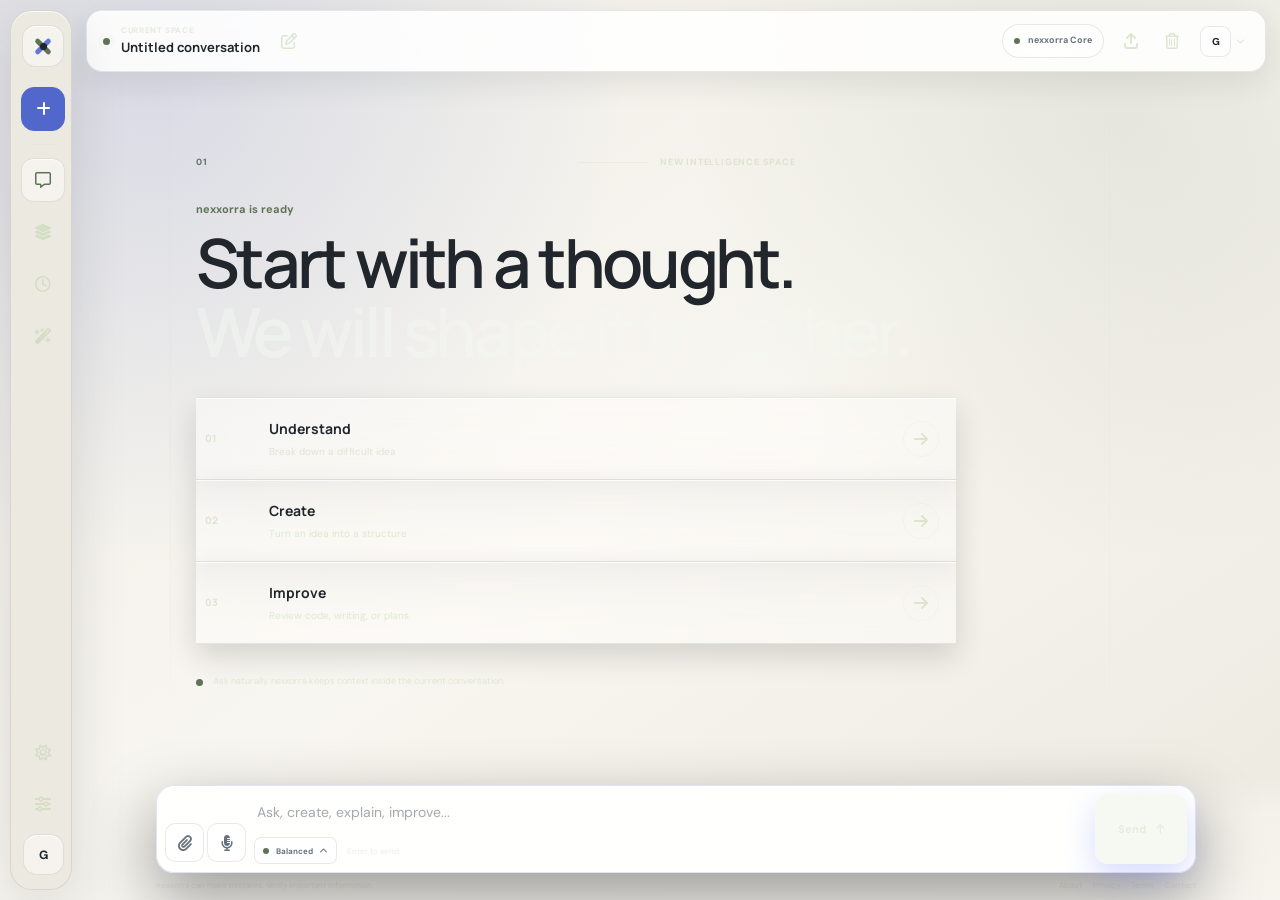
<file: index.html>
<!DOCTYPE html>
<html lang="en">
<head>
    <meta charset="UTF-8">

    <meta
        name="viewport"
        content="width=device-width, initial-scale=1.0"
    >

    <meta
        name="description"
        content="nexxorra AI is a premium AI workspace for questions, ideas, writing, coding, and problem solving."
    >

    <meta
        name="theme-color"
        content="#810B38"
    >

    <title>NEXXORRA AI — Intelligent Workspace</title>

    <link
        rel="preconnect"
        href="https://fonts.googleapis.com"
    >

    <link
        rel="preconnect"
        href="https://fonts.gstatic.com"
        crossorigin
    >

    <link
        href="https://fonts.googleapis.com/css2?family=DM+Sans:wght@400;500;600;700&family=Manrope:wght@500;600;700;800&display=swap"
        rel="stylesheet"
    >

    <link
        rel="stylesheet"
        href="https://cdnjs.cloudflare.com/ajax/libs/font-awesome/6.7.2/css/all.min.css"
    >

    <link rel="stylesheet" href="nex.css">

    <link rel="stylesheet" href="style.css">

    <link rel="stylesheet" href="responsive.css">
</head>

<body class="nexxorra-app">
    <noscript class="noscript-alert">
        JavaScript is required to use nexxorra AI.
    </noscript>

    <a
        class="skip-link"
        href="#chatCanvas"
    >
        Skip to conversation
    </a>

    <div
        class="nexxorra-shell"
        id="nexxorraShell"
    >

        <!-- =========================================
             LEFT COMMAND RAIL
        ========================================== -->

        <aside
            class="command-rail"
            id="commandRail"
            aria-label="nexxorra command navigation"
        >
            <div class="rail-top">
                <a
                    class="nexxorra-symbol"
                    href="index.html"
                    aria-label="nexxorra AI home"
                >
                    <span class="symbol-frame">
                        <span class="symbol-line symbol-line-one"></span>
                        <span class="symbol-line symbol-line-two"></span>
                        <span class="symbol-core"></span>
                    </span>
                </a>

                <button
                    class="rail-action rail-new-chat"
                    id="newChatButton"
                    type="button"
                    aria-label="Start new conversation"
                    data-label="New chat"
                >
                    <i
                        class="fa-solid fa-plus"
                        aria-hidden="true"
                    ></i>
                </button>

                <div
                    class="rail-separator"
                    aria-hidden="true"
                ></div>

                <button
                    class="rail-action active"
                    id="chatViewButton"
                    type="button"
                    aria-label="Open current conversation"
                    data-label="Conversation"
                    aria-current="page"
                >
                    <i
                        class="fa-regular fa-message"
                        aria-hidden="true"
                    ></i>
                </button>

                <button
                    class="rail-action"
                    id="memoryTrayButton"
                    type="button"
                    aria-label="Open recent conversations"
                    aria-controls="memoryTray"
                    aria-expanded="false"
                    data-label="Recent chats"
                >
                    <i
                        class="fa-solid fa-layer-group"
                        aria-hidden="true"
                    ></i>

                    <span
                        class="rail-notification"
                        id="recentChatCount"
                    >
                        3
                    </span>
                </button>

                <a
                    class="rail-action"
                    href="history.html"
                    aria-label="Open complete chat history"
                    data-label="History"
                >
                    <i
                        class="fa-regular fa-clock"
                        aria-hidden="true"
                    ></i>
                </a>

                <a
                    class="rail-action"
                    href="features.html"
                    aria-label="Explore nexxorra features"
                    data-label="Features"
                >
                    <i
                        class="fa-solid fa-wand-magic-sparkles"
                        aria-hidden="true"
                    ></i>
                </a>
            </div>

            <div class="rail-bottom">
                <button
                    class="rail-action"
                    id="themeToggleButton"
                    type="button"
                    aria-label="Toggle theme"
                    data-label="Theme"
                >
                    <i
                        class="fa-regular fa-moon"
                        id="themeToggleIcon"
                        aria-hidden="true"
                    ></i>
                </button>

                <a
                    class="rail-action"
                    href="settings.html"
                    aria-label="Open settings"
                    data-label="Settings"
                >
                    <i
                        class="fa-solid fa-sliders"
                        aria-hidden="true"
                    ></i>
                </a>

                <button
                    class="rail-profile"
                    id="railProfileButton"
                    type="button"
                    aria-label="Open account menu"
                    aria-haspopup="menu"
                    aria-expanded="false"
                >
                    <span id="railProfileInitial">
                        G
                    </span>
                </button>
            </div>
        </aside>

        <!-- =========================================
             RECENT CONVERSATION MEMORY TRAY
        ========================================== -->

        <aside
            class="memory-tray"
            id="memoryTray"
            aria-label="Recent conversations"
            aria-hidden="true"
        >
            <div class="memory-tray-header">
                <div>
                    <span class="section-kicker">
                        Memory
                    </span>

                    <h2>
                        Recent conversations
                    </h2>
                </div>

                <button
                    class="tray-close-button"
                    id="closeMemoryTrayButton"
                    type="button"
                    aria-label="Close recent conversations"
                >
                    <i
                        class="fa-solid fa-xmark"
                        aria-hidden="true"
                    ></i>
                </button>
            </div>

            <div class="memory-search">
                <i
                    class="fa-solid fa-magnifying-glass"
                    aria-hidden="true"
                ></i>

                <label
                    class="sr-only"
                    for="memorySearchInput"
                >
                    Search conversations
                </label>

                <input
                    id="memorySearchInput"
                    type="search"
                    placeholder="Search your memory..."
                    autocomplete="off"
                >

                <kbd>/</kbd>
            </div>

            <div
                class="memory-list"
                id="memoryList"
            >
                <article
                    class="memory-item active"
                    data-conversation-id="new-chat"
                >
                    <button
                        class="memory-open-button"
                        type="button"
                    >
                        <span class="memory-index">
                            01
                        </span>

                        <span class="memory-copy">
                            <strong>
                                New conversation
                            </strong>

                            <small>
                                Ready when you are
                            </small>
                        </span>

                        <time datetime="2026-08-04">
                            Now
                        </time>
                    </button>

                    <button
                        class="memory-options-button"
                        type="button"
                        aria-label="Options for new conversation"
                    >
                        <i
                            class="fa-solid fa-ellipsis"
                            aria-hidden="true"
                        ></i>
                    </button>
                </article>

                <article
                    class="memory-item"
                    data-conversation-id="portfolio-plan"
                >
                    <button
                        class="memory-open-button"
                        type="button"
                    >
                        <span class="memory-index">
                            02
                        </span>

                        <span class="memory-copy">
                            <strong>
                                Portfolio architecture
                            </strong>

                            <small>
                                Website structure and sections
                            </small>
                        </span>

                        <time datetime="2026-08-04">
                            11:42
                        </time>
                    </button>

                    <button
                        class="memory-options-button"
                        type="button"
                        aria-label="Options for portfolio architecture"
                    >
                        <i
                            class="fa-solid fa-ellipsis"
                            aria-hidden="true"
                        ></i>
                    </button>
                </article>

                <article
                    class="memory-item"
                    data-conversation-id="study-plan"
                >
                    <button
                        class="memory-open-button"
                        type="button"
                    >
                        <span class="memory-index">
                            03
                        </span>

                        <span class="memory-copy">
                            <strong>
                                Seven-day study plan
                            </strong>

                            <small>
                                Diploma exam preparation
                            </small>
                        </span>

                        <time datetime="2026-08-03">
                            Yesterday
                        </time>
                    </button>

                    <button
                        class="memory-options-button"
                        type="button"
                        aria-label="Options for seven-day study plan"
                    >
                        <i
                            class="fa-solid fa-ellipsis"
                            aria-hidden="true"
                        ></i>
                    </button>
                </article>
            </div>

            <div
                class="memory-empty"
                id="memoryEmptyState"
                hidden
            >
                <span class="memory-empty-symbol">
                    <i
                        class="fa-regular fa-message"
                        aria-hidden="true"
                    ></i>
                </span>

                <strong>
                    Nothing found
                </strong>

                <p>
                    Try another conversation name.
                </p>
            </div>

            <div class="memory-tray-footer">
                <div class="memory-sync-state">
                    <span class="sync-indicator"></span>

                    <div>
                        <strong>
                            Guest memory
                        </strong>

                        <span>
                            Stored only on this device
                        </span>
                    </div>
                </div>

                <a
                    class="memory-login-link"
                    href="login.html"
                >
                    Sync conversations

                    <i
                        class="fa-solid fa-arrow-right"
                        aria-hidden="true"
                    ></i>
                </a>
            </div>
        </aside>

        <button
            class="mobile-tray-backdrop"
            id="mobileTrayBackdrop"
            type="button"
            aria-label="Close recent conversations"
            hidden
        ></button>

        <!-- =========================================
             MAIN PRODUCT STAGE
        ========================================== -->

        <main class="product-stage">

            <!-- FLOATING STATUS DOCK -->

            <header class="conversation-dock">
                <div class="dock-left">
                    <button
                        class="mobile-memory-button"
                        id="mobileMemoryButton"
                        type="button"
                        aria-label="Open recent conversations"
                    >
                        <i
                            class="fa-solid fa-layer-group"
                            aria-hidden="true"
                        ></i>
                    </button>

                    <div class="dock-identity">
                        <span class="dock-status-dot"></span>

                        <div>
                            <span class="dock-label">
                                Current space
                            </span>

                            <h1 id="conversationTitle">
                                Untitled conversation
                            </h1>
                        </div>
                    </div>

                    <button
                        class="dock-icon-button"
                        id="renameConversationButton"
                        type="button"
                        aria-label="Rename conversation"
                    >
                        <i
                            class="fa-regular fa-pen-to-square"
                            aria-hidden="true"
                        ></i>
                    </button>
                </div>

                <div class="dock-right">
                    <div class="model-chip">
                        <span class="model-chip-mark"></span>

                        <span id="activeModelName">
                            nexxorra Core
                        </span>
                    </div>

                    <button
                        class="dock-icon-button"
                        id="shareConversationButton"
                        type="button"
                        aria-label="Share conversation"
                    >
                        <i
                            class="fa-solid fa-arrow-up-from-bracket"
                            aria-hidden="true"
                        ></i>
                    </button>

                    <button
                        class="dock-icon-button"
                        id="deleteConversationButton"
                        type="button"
                        aria-label="Delete conversation"
                    >
                        <i
                            class="fa-regular fa-trash-can"
                            aria-hidden="true"
                        ></i>
                    </button>

                    <div class="account-menu">
                        <button
                            class="account-trigger"
                            id="accountTrigger"
                            type="button"
                            aria-label="Open account menu"
                            aria-haspopup="menu"
                            aria-expanded="false"
                        >
                            <span class="account-avatar">
                                G
                            </span>

                            <i
                                class="fa-solid fa-chevron-down"
                                aria-hidden="true"
                            ></i>
                        </button>

                        <div
                            class="account-dropdown"
                            id="accountDropdown"
                            role="menu"
                            hidden
                        >
                            <div class="account-dropdown-header">
                                <span class="account-large-avatar">
                                    G
                                </span>

                                <div>
                                    <strong>
                                        Guest user
                                    </strong>

                                    <span>
                                        Local workspace
                                    </span>
                                </div>
                            </div>

                            <div class="dropdown-divider"></div>

                            <a
                                href="login.html"
                                role="menuitem"
                            >
                                <i
                                    class="fa-solid fa-arrow-right-to-bracket"
                                    aria-hidden="true"
                                ></i>

                                Log in
                            </a>

                            <a
                                href="signup.html"
                                role="menuitem"
                            >
                                <i
                                    class="fa-regular fa-user"
                                    aria-hidden="true"
                                ></i>

                                Create account
                            </a>

                            <a
                                href="settings.html"
                                role="menuitem"
                            >
                                <i
                                    class="fa-solid fa-sliders"
                                    aria-hidden="true"
                                ></i>

                                Settings
                            </a>

                            <div class="dropdown-divider"></div>

                            <a
                                href="help.html"
                                role="menuitem"
                            >
                                <i
                                    class="fa-regular fa-circle-question"
                                    aria-hidden="true"
                                ></i>

                                Help center
                            </a>
                        </div>
                    </div>
                </div>
            </header>

            <!-- =====================================
                 CONVERSATION CANVAS
            ====================================== -->

            <section
                class="chat-canvas"
                id="chatCanvas"
                aria-label="AI conversation"
                tabindex="-1"
            >
                <div class="canvas-grid-line canvas-grid-line-left"></div>
                <div class="canvas-grid-line canvas-grid-line-right"></div>

                <!-- WELCOME VIEW -->

                <section
                    class="conversation-origin"
                    id="welcomeState"
                    aria-labelledby="welcomeHeading"
                >
                    <div class="origin-label">
                        <span class="origin-number">
                            01
                        </span>

                        <span class="origin-line"></span>

                        <span>
                            New intelligence space
                        </span>
                    </div>

                    <div class="origin-heading">
                        <p>
                            nexxorra is ready
                        </p>

                        <h2 id="welcomeHeading">
                            Start with a thought.
                            <span>
                                We will shape it together.
                            </span>
                        </h2>
                    </div>

                    <div
                        class="prompt-paths"
                        id="suggestedPrompts"
                    >
                        <button
                            class="prompt-path"
                            type="button"
                            data-prompt="Explain a difficult topic using a simple real-life example."
                        >
                            <span class="prompt-path-number">
                                01
                            </span>

                            <span class="prompt-path-content">
                                <strong>
                                    Understand
                                </strong>

                                <small>
                                    Break down a difficult idea
                                </small>
                            </span>

                            <span class="prompt-path-arrow">
                                <i
                                    class="fa-solid fa-arrow-right"
                                    aria-hidden="true"
                                ></i>
                            </span>
                        </button>

                        <button
                            class="prompt-path"
                            type="button"
                            data-prompt="Help me create a clean and original website layout."
                        >
                            <span class="prompt-path-number">
                                02
                            </span>

                            <span class="prompt-path-content">
                                <strong>
                                    Create
                                </strong>

                                <small>
                                    Turn an idea into a structure
                                </small>
                            </span>

                            <span class="prompt-path-arrow">
                                <i
                                    class="fa-solid fa-arrow-right"
                                    aria-hidden="true"
                                ></i>
                            </span>
                        </button>

                        <button
                            class="prompt-path"
                            type="button"
                            data-prompt="Review this code and explain what can be improved."
                        >
                            <span class="prompt-path-number">
                                03
                            </span>

                            <span class="prompt-path-content">
                                <strong>
                                    Improve
                                </strong>

                                <small>
                                    Review code, writing, or plans
                                </small>
                            </span>

                            <span class="prompt-path-arrow">
                                <i
                                    class="fa-solid fa-arrow-right"
                                    aria-hidden="true"
                                ></i>
                            </span>
                        </button>
                    </div>

                    <div class="origin-footnote">
                        <span class="origin-pulse"></span>

                        Ask naturally. nexxorra keeps context inside the current conversation.
                    </div>
                </section>

                <!-- CONVERSATION STREAM -->

                <div
                    class="conversation-stream"
                    id="conversationStream"
                    role="log"
                    aria-live="polite"
                    aria-relevant="additions"
                    hidden
                ></div>

                <!-- TYPING RESPONSE -->

                <article
                    class="ai-turn typing-turn"
                    id="typingIndicator"
                    aria-label="nexxorra is generating a response"
                    hidden
                >
                    <div class="turn-index">
                        AI
                    </div>

                    <div class="turn-main">
                        <header class="turn-header">
                            <div>
                                <strong>
                                    nexxorra
                                </strong>

                                <span>
                                    Generating response
                                </span>
                            </div>
                        </header>

                        <div class="thinking-line">
                            <span></span>
                            <span></span>
                            <span></span>
                        </div>
                    </div>
                </article>

                <div
                    class="conversation-end"
                    id="conversationEnd"
                    aria-hidden="true"
                ></div>
            </section>

            <!-- =====================================
                 BOTTOM COMMAND DECK
            ====================================== -->

            <section class="command-deck">
                <button
                    class="jump-latest-button"
                    id="jumpLatestButton"
                    type="button"
                    aria-label="Jump to latest response"
                    hidden
                >
                    <i
                        class="fa-solid fa-arrow-down"
                        aria-hidden="true"
                    ></i>

                    Latest
                </button>

                <div
                    class="generation-strip"
                    id="generationStrip"
                    hidden
                >
                    <div class="generation-copy">
                        <span class="generation-wave"></span>

                        <span>
                            nexxorra is responding
                        </span>
                    </div>

                    <button
                        class="stop-response-button"
                        id="stopGenerationButton"
                        type="button"
                    >
                        <i
                            class="fa-solid fa-stop"
                            aria-hidden="true"
                        ></i>

                        Stop
                    </button>
                </div>

                <form
                    class="command-form"
                    id="messageForm"
                    novalidate
                >
                    <div
                        class="attachment-strip"
                        id="attachmentPreviewList"
                        hidden
                    ></div>

                    <div class="command-form-main">
                        <div class="command-form-side">
                            <input
                                id="attachmentInput"
                                type="file"
                                accept=".txt,.md,.pdf,.doc,.docx,.png,.jpg,.jpeg,.webp"
                                multiple
                                hidden
                            >

                            <button
                                class="command-tool"
                                id="attachmentButton"
                                type="button"
                                aria-label="Attach file"
                            >
                                <i
                                    class="fa-solid fa-paperclip"
                                    aria-hidden="true"
                                ></i>
                            </button>

                            <button
                                class="command-tool"
                                id="voiceInputButton"
                                type="button"
                                aria-label="Start voice input"
                                aria-pressed="false"
                            >
                                <i
                                    class="fa-solid fa-microphone-lines"
                                    aria-hidden="true"
                                ></i>
                            </button>
                        </div>

                        <div class="command-input">
                            <label
                                class="sr-only"
                                for="messageInput"
                            >
                                Message nexxorra AI
                            </label>

                            <textarea
                                id="messageInput"
                                name="message"
                                rows="1"
                                maxlength="12000"
                                placeholder="Ask, create, explain, improve..."
                                autocomplete="off"
                                required
                            ></textarea>

                            <div class="input-metadata">
                                <button
                                    class="response-mode-button"
                                    id="responseModeButton"
                                    type="button"
                                    aria-haspopup="listbox"
                                    aria-expanded="false"
                                >
                                    <span class="response-mode-dot"></span>

                                    <span id="responseModeLabel">
                                        Balanced
                                    </span>

                                    <i
                                        class="fa-solid fa-chevron-up"
                                        aria-hidden="true"
                                    ></i>
                                </button>

                                <span>
                                    Enter to send
                                </span>
                            </div>
                        </div>

                        <button
                            class="send-command-button"
                            id="sendMessageButton"
                            type="submit"
                            aria-label="Send message"
                            disabled
                        >
                            <span>
                                Send
                            </span>

                            <i
                                class="fa-solid fa-arrow-up"
                                aria-hidden="true"
                            ></i>
                        </button>
                    </div>

                    <div
                        class="response-mode-menu"
                        id="responseModeMenu"
                        role="listbox"
                        hidden
                    >
                        <button
                            class="response-mode-option active"
                            type="button"
                            data-mode="balanced"
                            role="option"
                            aria-selected="true"
                        >
                            <span>
                                01
                            </span>

                            <div>
                                <strong>
                                    Balanced
                                </strong>

                                <small>
                                    Clear and useful responses
                                </small>
                            </div>
                        </button>

                        <button
                            class="response-mode-option"
                            type="button"
                            data-mode="fast"
                            role="option"
                            aria-selected="false"
                        >
                            <span>
                                02
                            </span>

                            <div>
                                <strong>
                                    Fast
                                </strong>

                                <small>
                                    Brief and direct answers
                                </small>
                            </div>
                        </button>

                        <button
                            class="response-mode-option"
                            type="button"
                            data-mode="deep"
                            role="option"
                            aria-selected="false"
                        >
                            <span>
                                03
                            </span>

                            <div>
                                <strong>
                                    Deep
                                </strong>

                                <small>
                                    Detailed analysis and reasoning
                                </small>
                            </div>
                        </button>
                    </div>
                </form>

                <footer class="stage-footer">
                    <span>
                        nexxorra can make mistakes. Verify important information.
                    </span>

                    <nav aria-label="nexxorra footer links">
                        <a href="about.html">About</a>
                        <a href="privacy.html">Privacy</a>
                        <a href="terms.html">Terms</a>
                        <a href="contact.html">Contact</a>
                    </nav>
                </footer>
            </section>
        </main>
    </div>

    <!-- =========================================
         MESSAGE TEMPLATES
    ========================================== -->

    <template id="userMessageTemplate">
        <article class="user-turn">
            <div class="turn-index">
                YOU
            </div>

            <div class="turn-main">
                <header class="turn-header">
                    <div>
                        <strong>
                            You
                        </strong>

                        <time class="message-time"></time>
                    </div>

                    <div class="turn-actions">
                        <button
                            class="turn-action edit-message-button"
                            type="button"
                            aria-label="Edit message"
                        >
                            <i
                                class="fa-regular fa-pen-to-square"
                                aria-hidden="true"
                            ></i>
                        </button>

                        <button
                            class="turn-action copy-message-button"
                            type="button"
                            aria-label="Copy message"
                        >
                            <i
                                class="fa-regular fa-copy"
                                aria-hidden="true"
                            ></i>
                        </button>
                    </div>
                </header>

                <div class="user-turn-content"></div>

                <div
                    class="message-attachment-list"
                    hidden
                ></div>
            </div>
        </article>
    </template>

    <template id="assistantMessageTemplate">
        <article class="ai-turn">
            <div class="turn-index">
                AI
            </div>

            <div class="turn-main">
                <header class="turn-header">
                    <div>
                        <strong>
                            nexxorra
                        </strong>

                        <span class="message-model">
                            Core
                        </span>

                        <time class="message-time"></time>
                    </div>

                    <div class="turn-actions">
                        <button
                            class="turn-action copy-response-button"
                            type="button"
                            aria-label="Copy response"
                        >
                            <i
                                class="fa-regular fa-copy"
                                aria-hidden="true"
                            ></i>
                        </button>

                        <button
                            class="turn-action regenerate-response-button"
                            type="button"
                            aria-label="Regenerate response"
                        >
                            <i
                                class="fa-solid fa-rotate-right"
                                aria-hidden="true"
                            ></i>
                        </button>
                    </div>
                </header>

                <div class="ai-turn-content"></div>

                <div class="response-evaluation">
                    <span>
                        Was this useful?
                    </span>

                    <button
                        type="button"
                        aria-label="Helpful response"
                    >
                        <i
                            class="fa-regular fa-thumbs-up"
                            aria-hidden="true"
                        ></i>
                    </button>

                    <button
                        type="button"
                        aria-label="Unhelpful response"
                    >
                        <i
                            class="fa-regular fa-thumbs-down"
                            aria-hidden="true"
                        ></i>
                    </button>
                </div>
            </div>
        </article>
    </template>

    <template id="codeBlockTemplate">
        <section class="nexxorra-code-block">
            <header>
                <span class="code-language">
                    Code
                </span>

                <button
                    class="copy-code-button"
                    type="button"
                >
                    <i
                        class="fa-regular fa-copy"
                        aria-hidden="true"
                    ></i>

                    Copy
                </button>
            </header>

            <pre><code></code></pre>
        </section>
    </template>

    <template id="attachmentPreviewTemplate">
        <article class="attachment-token">
            <span class="attachment-token-icon">
                <i
                    class="fa-regular fa-file"
                    aria-hidden="true"
                ></i>
            </span>

            <span class="attachment-token-copy">
                <strong class="attachment-file-name"></strong>
                <small class="attachment-file-size"></small>
            </span>

            <button
                class="remove-attachment-button"
                type="button"
                aria-label="Remove attachment"
            >
                <i
                    class="fa-solid fa-xmark"
                    aria-hidden="true"
                ></i>
            </button>
        </article>
    </template>

    <!-- =========================================
         MODALS
    ========================================== -->

    <div
        class="nexxorra-modal"
        id="renameConversationModal"
        role="dialog"
        aria-modal="true"
        aria-labelledby="renameModalTitle"
        hidden
    >
        <button
            class="modal-backdrop"
            type="button"
            data-close-modal="renameConversationModal"
            aria-label="Close dialog"
        ></button>

        <div class="modal-panel">
            <div class="modal-heading">
                <div>
                    <span>
                        Conversation identity
                    </span>

                    <h2 id="renameModalTitle">
                        Rename this space
                    </h2>
                </div>

                <button
                    class="modal-close"
                    type="button"
                    data-close-modal="renameConversationModal"
                    aria-label="Close dialog"
                >
                    <i
                        class="fa-solid fa-xmark"
                        aria-hidden="true"
                    ></i>
                </button>
            </div>

            <form id="renameConversationForm">
                <label for="conversationNameInput">
                    Conversation name
                </label>

                <input
                    id="conversationNameInput"
                    type="text"
                    maxlength="80"
                    placeholder="Enter a useful name"
                    required
                >

                <div class="modal-actions">
                    <button
                        class="secondary-button"
                        type="button"
                        data-close-modal="renameConversationModal"
                    >
                        Cancel
                    </button>

                    <button
                        class="primary-button"
                        type="submit"
                    >
                        Save name
                    </button>
                </div>
            </form>
        </div>
    </div>

    <div
        class="nexxorra-modal"
        id="deleteConversationModal"
        role="alertdialog"
        aria-modal="true"
        aria-labelledby="deleteModalTitle"
        hidden
    >
        <button
            class="modal-backdrop"
            type="button"
            data-close-modal="deleteConversationModal"
            aria-label="Close dialog"
        ></button>

        <div class="modal-panel modal-panel-small">
            <span class="delete-modal-icon">
                <i
                    class="fa-regular fa-trash-can"
                    aria-hidden="true"
                ></i>
            </span>

            <div class="delete-modal-copy">
                <h2 id="deleteModalTitle">
                    Delete conversation?
                </h2>

                <p>
                    This conversation and all of its messages will be permanently removed.
                </p>
            </div>

            <div class="modal-actions">
                <button
                    class="secondary-button"
                    type="button"
                    data-close-modal="deleteConversationModal"
                >
                    Keep it
                </button>

                <button
                    class="danger-button"
                    id="confirmDeleteConversationButton"
                    type="button"
                >
                    Delete
                </button>
            </div>
        </div>
    </div>

    <!-- =========================================
         CONTEXT MENU, LOADER AND TOASTS
    ========================================== -->

    <div
        class="conversation-context-menu"
        id="conversationContextMenu"
        role="menu"
        hidden
    >
        <button
            type="button"
            role="menuitem"
            id="renameContextButton"
        >
            <i
                class="fa-regular fa-pen-to-square"
                aria-hidden="true"
            ></i>

            Rename
        </button>

        <button
            type="button"
            role="menuitem"
            id="deleteContextButton"
            class="danger-context-item"
        >
            <i class="fa-regular fa-trash-can" aria-hidden="true"></i>
            Delete
        </button>
    </div>

    <div
        class="global-loader"
        id="globalLoader"
        role="status"
        hidden
    >
        <span></span>
        Loading nexxorra
    </div>

    <div
        class="toast-region"
        id="toastRegion"
        aria-live="polite"
        aria-atomic="true"
    ></div>

    <script
        type="module"
        src="config.js"
    ></script>

    <script
        type="module"
        src="supabase.js"
    ></script>

    <script
        type="module"
        src="ui.js"
    ></script>

    <script
        type="module"
        src="auth.js"
    ></script>

    <script
        type="module"
        src="chat.js"
    ></script>

    <script
        type="module"
        src="index.js"
    ></script>
</body>
</html>
</file>
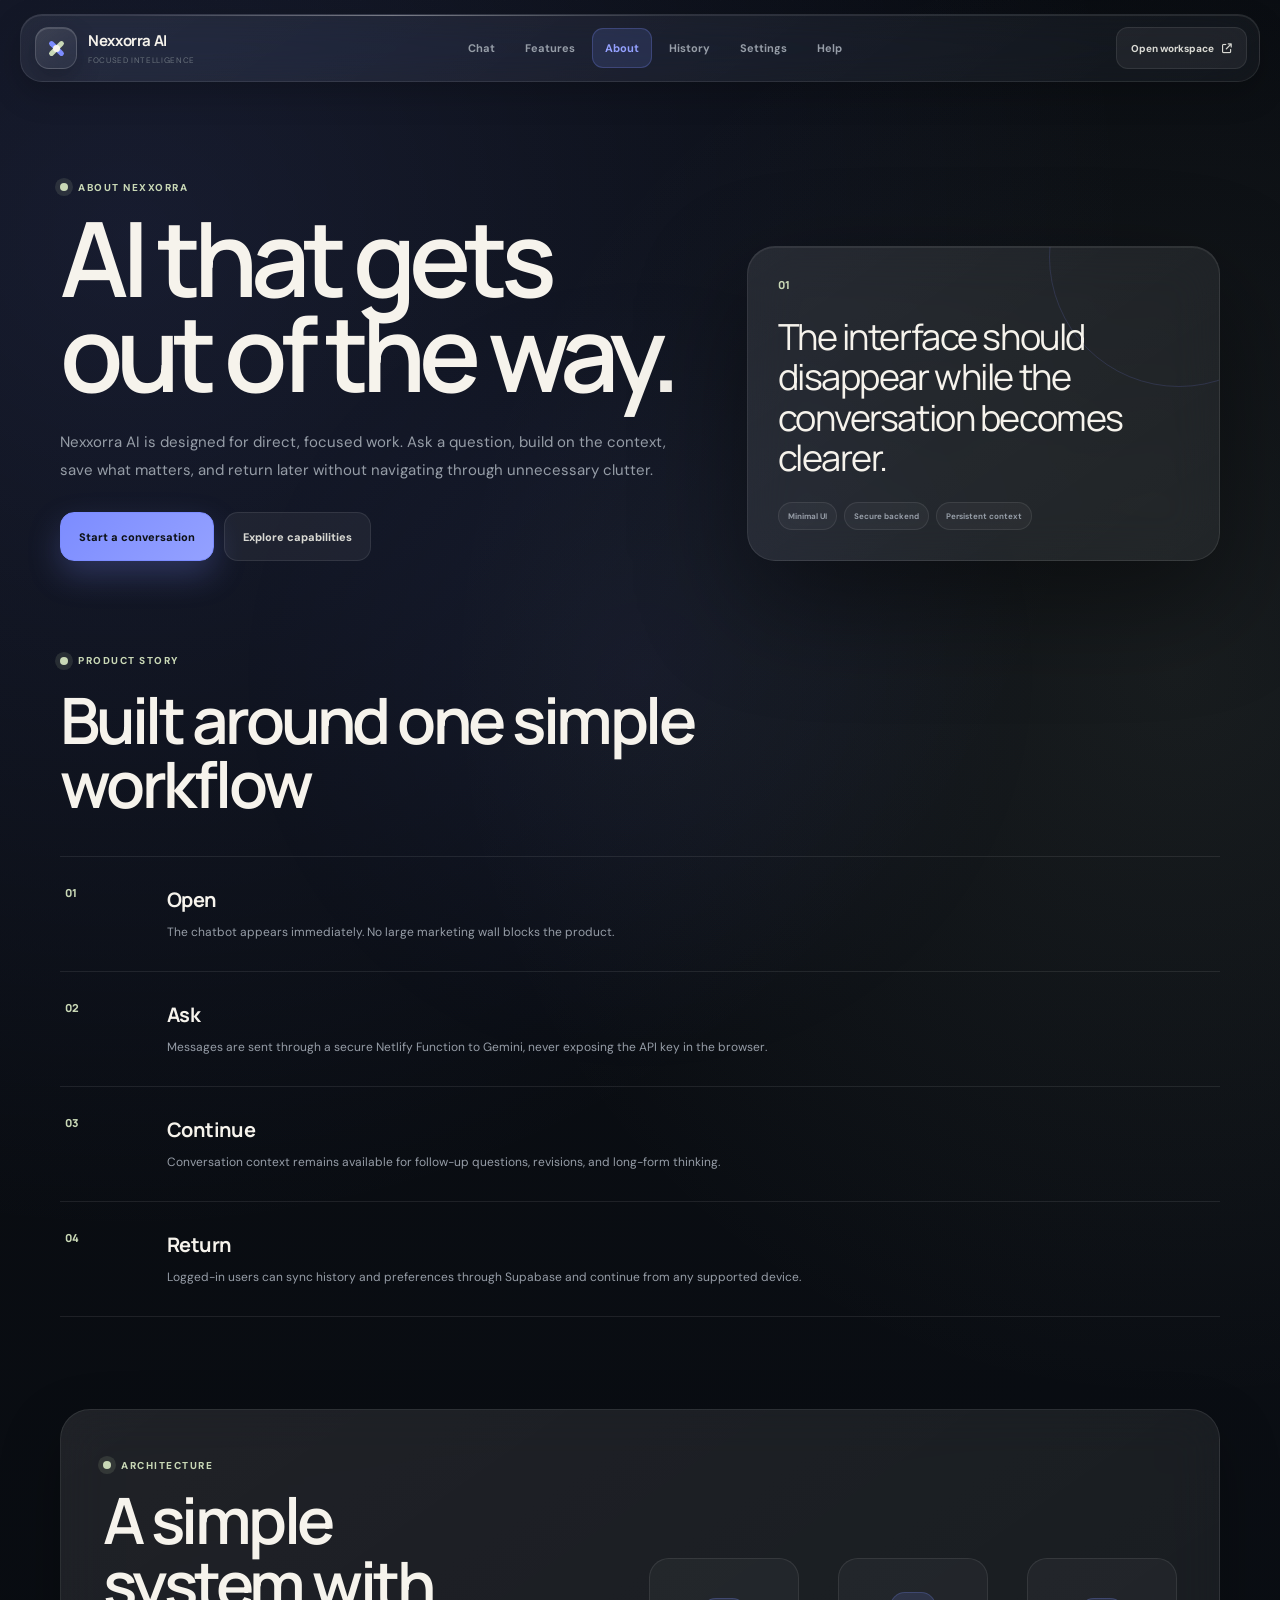
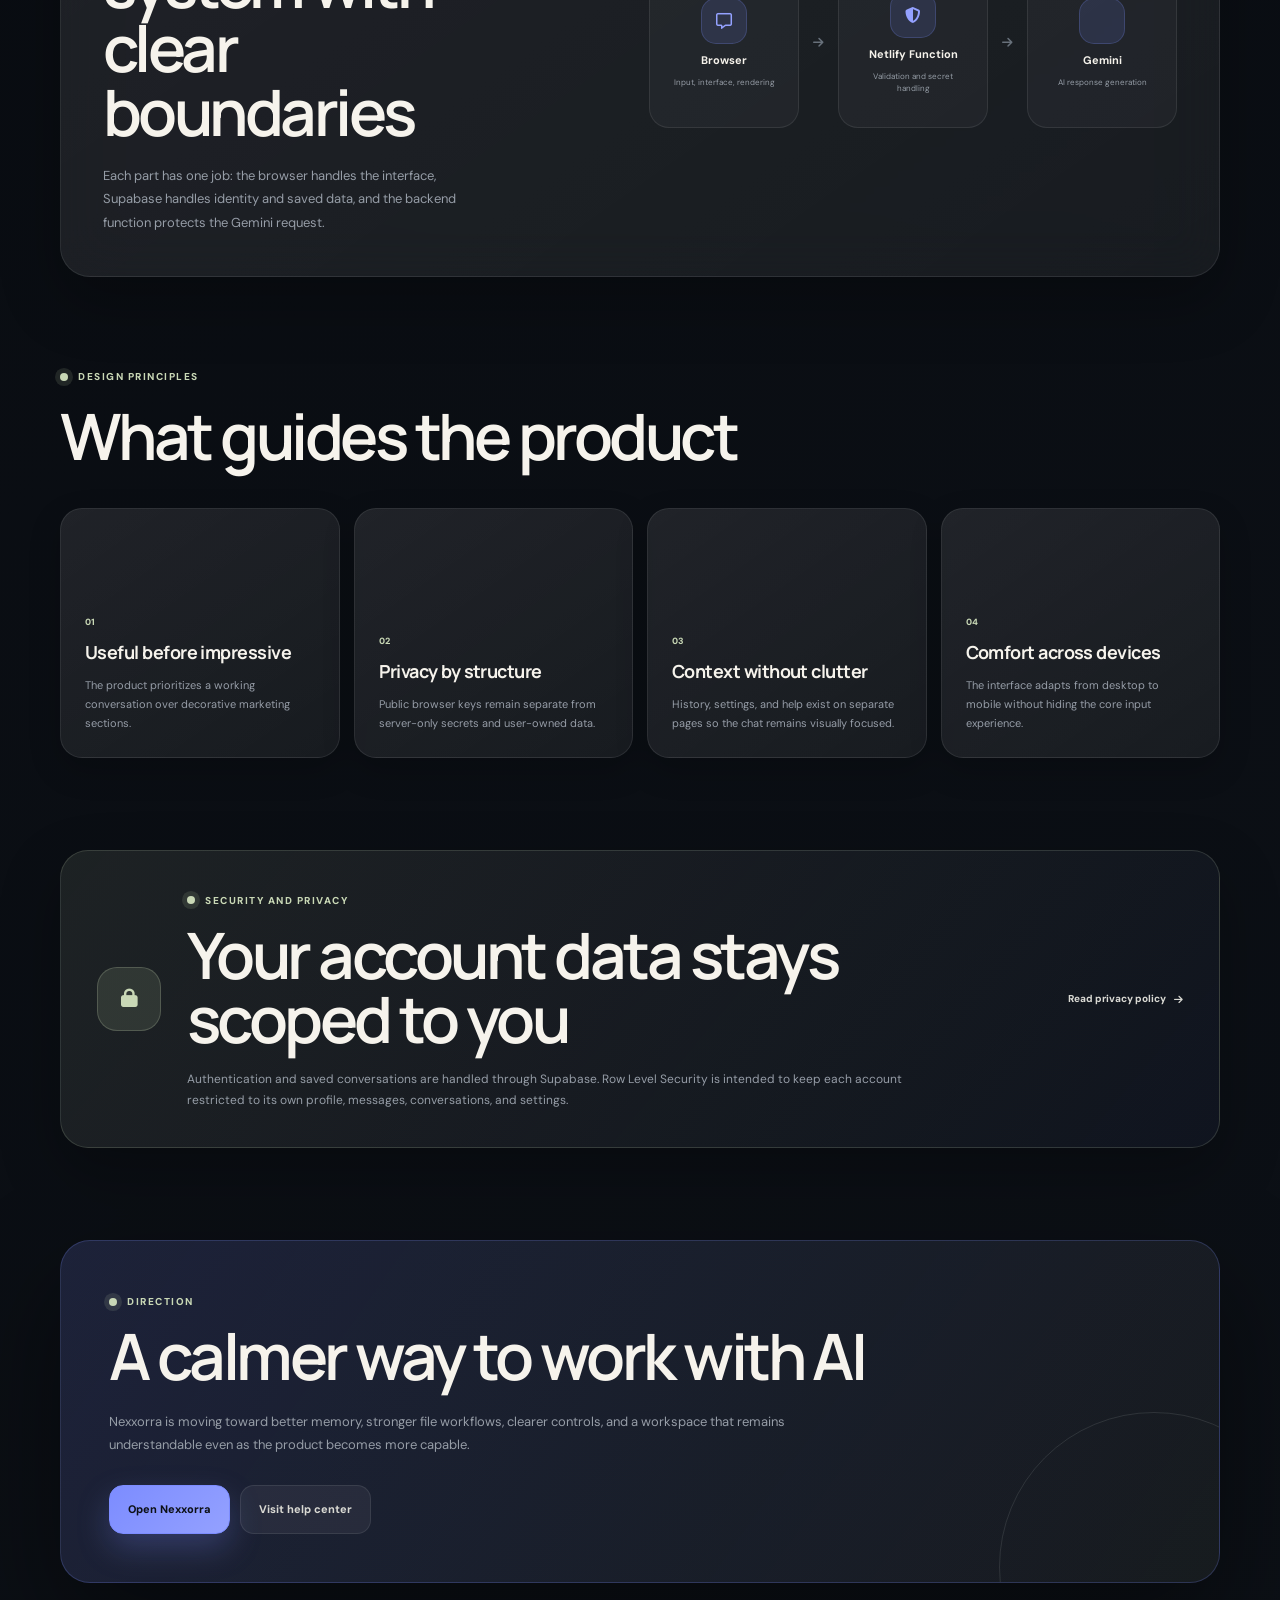
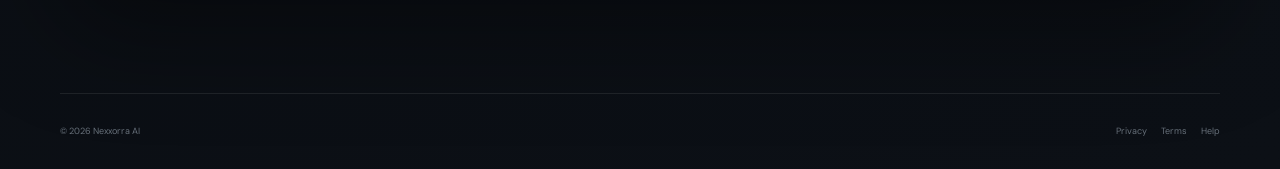
<file: about.html>
<!DOCTYPE html>
<html lang="en">
<head>
    <meta charset="UTF-8">
    <meta name="viewport" content="width=device-width, initial-scale=1.0">
    <meta name="description" content="Learn how Nexxorra AI combines focused conversation, secure authentication, private history, and a server-side Gemini workflow.">
    <meta name="theme-color" content="#0c1016">
    <title>About — Nexxorra AI</title>

    <link rel="preconnect" href="https://fonts.googleapis.com">
    <link rel="preconnect" href="https://fonts.gstatic.com" crossorigin>
    <link href="https://fonts.googleapis.com/css2?family=DM+Sans:wght@400;500;600;700&family=Manrope:wght@500;600;700;800&display=swap" rel="stylesheet">
    <link rel="stylesheet" href="https://cdnjs.cloudflare.com/ajax/libs/font-awesome/6.7.2/css/all.min.css">
    <link rel="stylesheet" href="about.css">
</head>
<body class="about-page">
    <div class="about-shell">
        <header class="about-header" aria-label="Primary navigation">
            <a class="about-brand" href="index.html" aria-label="Nexxorra AI home">
                <span class="brand-mark" aria-hidden="true">
                    <span class="brand-line brand-line-one"></span>
                    <span class="brand-line brand-line-two"></span>
                    <span class="brand-core"></span>
                </span>
                <span class="brand-copy">
                    <strong>Nexxorra AI</strong>
                    <small>Focused intelligence</small>
                </span>
            </a>

            <nav class="about-nav" aria-label="Main site navigation">
                <a href="index.html">Chat</a>
                <a href="features.html">Features</a>
                <a href="about.html" aria-current="page">About</a>
                <a href="history.html">History</a>
                <a href="settings.html">Settings</a>
                <a href="help.html">Help</a>
            </nav>

            <a class="header-cta" href="index.html">
                Open workspace
                <i class="fa-solid fa-arrow-up-right-from-square" aria-hidden="true"></i>
            </a>
        </header>

        <main class="about-main">
            <section class="about-intro" aria-labelledby="aboutTitle">
                <div class="intro-copy">
                    <p class="eyebrow">About Nexxorra</p>
                    <h1 id="aboutTitle">AI that gets out of the way.</h1>
                    <p class="intro-lead">
                        Nexxorra AI is designed for direct, focused work. Ask a question, build on the context,
                        save what matters, and return later without navigating through unnecessary clutter.
                    </p>

                    <div class="intro-actions">
                        <a class="button button-primary" href="index.html">Start a conversation</a>
                        <a class="button button-ghost" href="features.html">Explore capabilities</a>
                    </div>
                </div>

                <aside class="intro-manifesto" aria-label="Product principles">
                    <span class="manifesto-index">01</span>
                    <p>
                        The interface should disappear while the conversation becomes clearer.
                    </p>
                    <div class="manifesto-meta">
                        <span>Minimal UI</span>
                        <span>Secure backend</span>
                        <span>Persistent context</span>
                    </div>
                </aside>
            </section>

            <section class="about-story" aria-labelledby="storyTitle">
                <div class="section-heading">
                    <p class="eyebrow">Product story</p>
                    <h2 id="storyTitle">Built around one simple workflow</h2>
                </div>

                <div class="story-track">
                    <article class="story-step">
                        <span class="story-number">01</span>
                        <div>
                            <h3>Open</h3>
                            <p>The chatbot appears immediately. No large marketing wall blocks the product.</p>
                        </div>
                    </article>

                    <article class="story-step">
                        <span class="story-number">02</span>
                        <div>
                            <h3>Ask</h3>
                            <p>Messages are sent through a secure Netlify Function to Gemini, never exposing the API key in the browser.</p>
                        </div>
                    </article>

                    <article class="story-step">
                        <span class="story-number">03</span>
                        <div>
                            <h3>Continue</h3>
                            <p>Conversation context remains available for follow-up questions, revisions, and long-form thinking.</p>
                        </div>
                    </article>

                    <article class="story-step">
                        <span class="story-number">04</span>
                        <div>
                            <h3>Return</h3>
                            <p>Logged-in users can sync history and preferences through Supabase and continue from any supported device.</p>
                        </div>
                    </article>
                </div>
            </section>

            <section class="about-architecture" aria-labelledby="architectureTitle">
                <div class="architecture-copy">
                    <p class="eyebrow">Architecture</p>
                    <h2 id="architectureTitle">A simple system with clear boundaries</h2>
                    <p>
                        Each part has one job: the browser handles the interface, Supabase handles identity and saved data,
                        and the backend function protects the Gemini request.
                    </p>
                </div>

                <div class="architecture-flow" aria-label="Nexxorra request flow">
                    <article>
                        <span class="flow-icon"><i class="fa-regular fa-message" aria-hidden="true"></i></span>
                        <strong>Browser</strong>
                        <small>Input, interface, rendering</small>
                    </article>

                    <span class="flow-arrow" aria-hidden="true"><i class="fa-solid fa-arrow-right"></i></span>

                    <article>
                        <span class="flow-icon"><i class="fa-solid fa-shield-halved" aria-hidden="true"></i></span>
                        <strong>Netlify Function</strong>
                        <small>Validation and secret handling</small>
                    </article>

                    <span class="flow-arrow" aria-hidden="true"><i class="fa-solid fa-arrow-right"></i></span>

                    <article>
                        <span class="flow-icon"><i class="fa-solid fa-sparkles" aria-hidden="true"></i></span>
                        <strong>Gemini</strong>
                        <small>AI response generation</small>
                    </article>
                </div>
            </section>

            <section class="about-principles" aria-labelledby="principlesTitle">
                <div class="section-heading">
                    <p class="eyebrow">Design principles</p>
                    <h2 id="principlesTitle">What guides the product</h2>
                </div>

                <div class="principle-grid">
                    <article>
                        <span>01</span>
                        <h3>Useful before impressive</h3>
                        <p>The product prioritizes a working conversation over decorative marketing sections.</p>
                    </article>

                    <article>
                        <span>02</span>
                        <h3>Privacy by structure</h3>
                        <p>Public browser keys remain separate from server-only secrets and user-owned data.</p>
                    </article>

                    <article>
                        <span>03</span>
                        <h3>Context without clutter</h3>
                        <p>History, settings, and help exist on separate pages so the chat remains visually focused.</p>
                    </article>

                    <article>
                        <span>04</span>
                        <h3>Comfort across devices</h3>
                        <p>The interface adapts from desktop to mobile without hiding the core input experience.</p>
                    </article>
                </div>
            </section>

            <section class="about-privacy" aria-labelledby="privacyTitle">
                <div class="privacy-symbol" aria-hidden="true">
                    <i class="fa-solid fa-lock"></i>
                </div>

                <div>
                    <p class="eyebrow">Security and privacy</p>
                    <h2 id="privacyTitle">Your account data stays scoped to you</h2>
                    <p>
                        Authentication and saved conversations are handled through Supabase. Row Level Security is intended
                        to keep each account restricted to its own profile, messages, conversations, and settings.
                    </p>
                </div>

                <a class="text-link" href="privacy.html">
                    Read privacy policy
                    <i class="fa-solid fa-arrow-right" aria-hidden="true"></i>
                </a>
            </section>

            <section class="about-future" aria-labelledby="futureTitle">
                <p class="eyebrow">Direction</p>
                <h2 id="futureTitle">A calmer way to work with AI</h2>
                <p>
                    Nexxorra is moving toward better memory, stronger file workflows, clearer controls, and a workspace
                    that remains understandable even as the product becomes more capable.
                </p>

                <div class="future-actions">
                    <a class="button button-primary" href="index.html">Open Nexxorra</a>
                    <a class="button button-ghost" href="help.html">Visit help center</a>
                </div>
            </section>
        </main>

        <footer class="about-footer">
            <p>&copy; 2026 Nexxorra AI</p>
            <nav aria-label="Legal links">
                <a href="privacy.html">Privacy</a>
                <a href="terms.html">Terms</a>
                <a href="help.html">Help</a>
            </nav>
        </footer>
    </div>
</body>
</html>
</file>
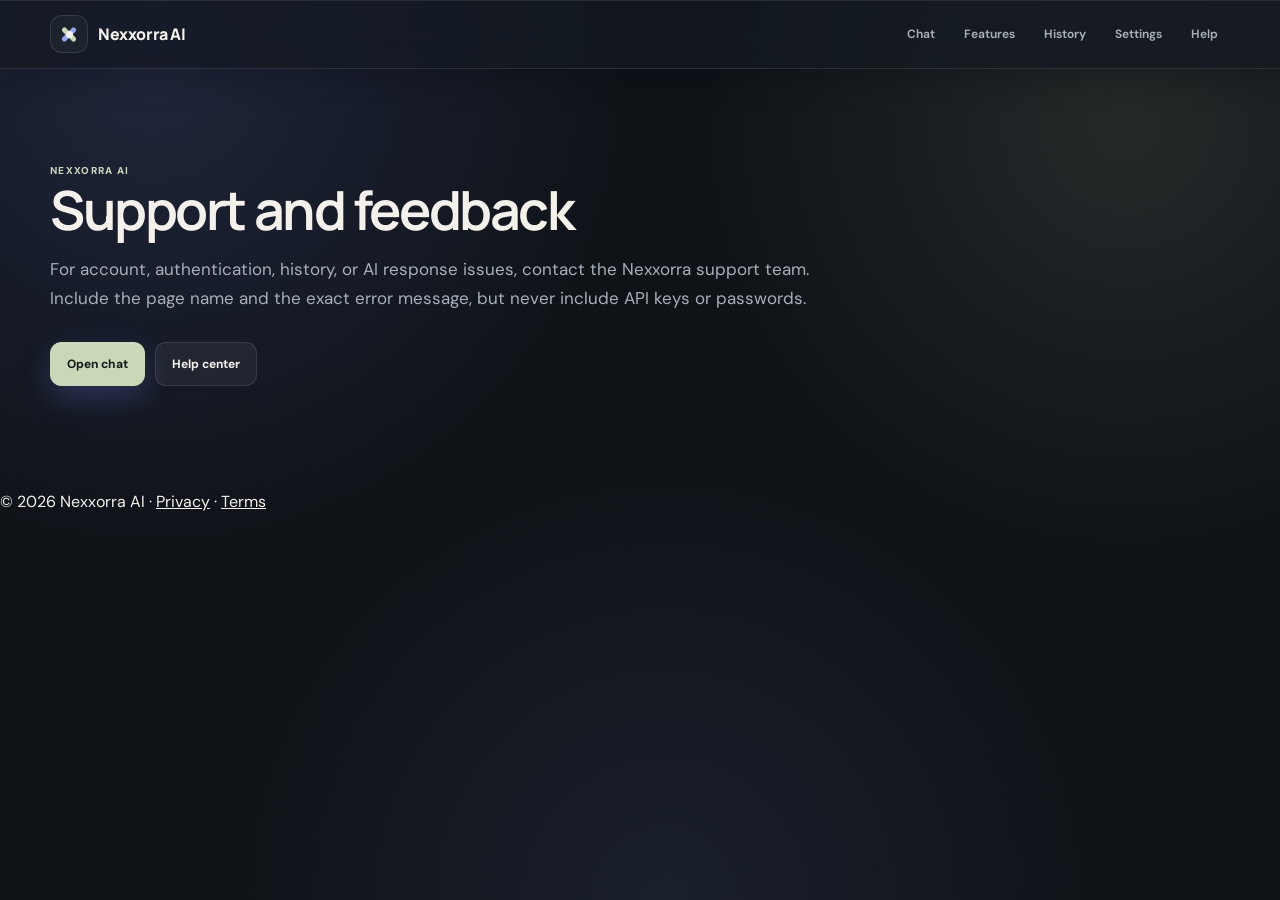
<file: contact.html>
<!DOCTYPE html>
<html lang="en">
<head>
  <meta charset="UTF-8">
  <meta name="viewport" content="width=device-width, initial-scale=1.0">
  <meta name="theme-color" content="#810B38">
  <meta name="description" content="Support and feedback">
  <title>Contact Nexxorra — Nexxorra AI</title>
  <link rel="preconnect" href="https://fonts.googleapis.com">
  <link rel="preconnect" href="https://fonts.gstatic.com" crossorigin>
  <link href="https://fonts.googleapis.com/css2?family=DM+Sans:wght@400;500;600;700&family=Manrope:wght@500;600;700;800&display=swap" rel="stylesheet">
  <link rel="stylesheet" href="https://cdnjs.cloudflare.com/ajax/libs/font-awesome/6.7.2/css/all.min.css">
  <link rel="stylesheet" href="nex.css">
  <link rel="stylesheet" href="style.css">
  <link rel="stylesheet" href="responsive.css">
</head>
<body class="page-shell">
  <header class="site-navbar">
    <div class="navbar-inner">
      <a class="site-brand" href="index.html"><span class="site-brand-mark"><span class="site-brand-core"></span></span><span class="site-brand-name">Nexxorra AI</span></a>
      <nav class="site-nav-links" aria-label="Main navigation">
        <a href="index.html">Chat</a><a href="features.html">Features</a><a href="history.html">History</a><a href="settings.html">Settings</a><a href="help.html">Help</a>
      </nav>
    </div>
  </header>
  <main class="page-container page-section">
    <span class="eyebrow">Nexxorra AI</span>
    <h1 class="heading-large">Support and feedback</h1>
    <p class="text-large legal-copy">For account, authentication, history, or AI response issues, contact the Nexxorra support team. Include the page name and the exact error message, but never include API keys or passwords.</p>
    <div class="legal-actions">
      <a class="button button-primary" href="index.html">Open chat</a>
      <a class="button button-secondary" href="help.html">Help center</a>
    </div>
  </main>
  <footer class="minimal-footer"><p>© 2026 Nexxorra AI · <a href="privacy.html">Privacy</a> · <a href="terms.html">Terms</a></p></footer>
</body>
</html>
</file>
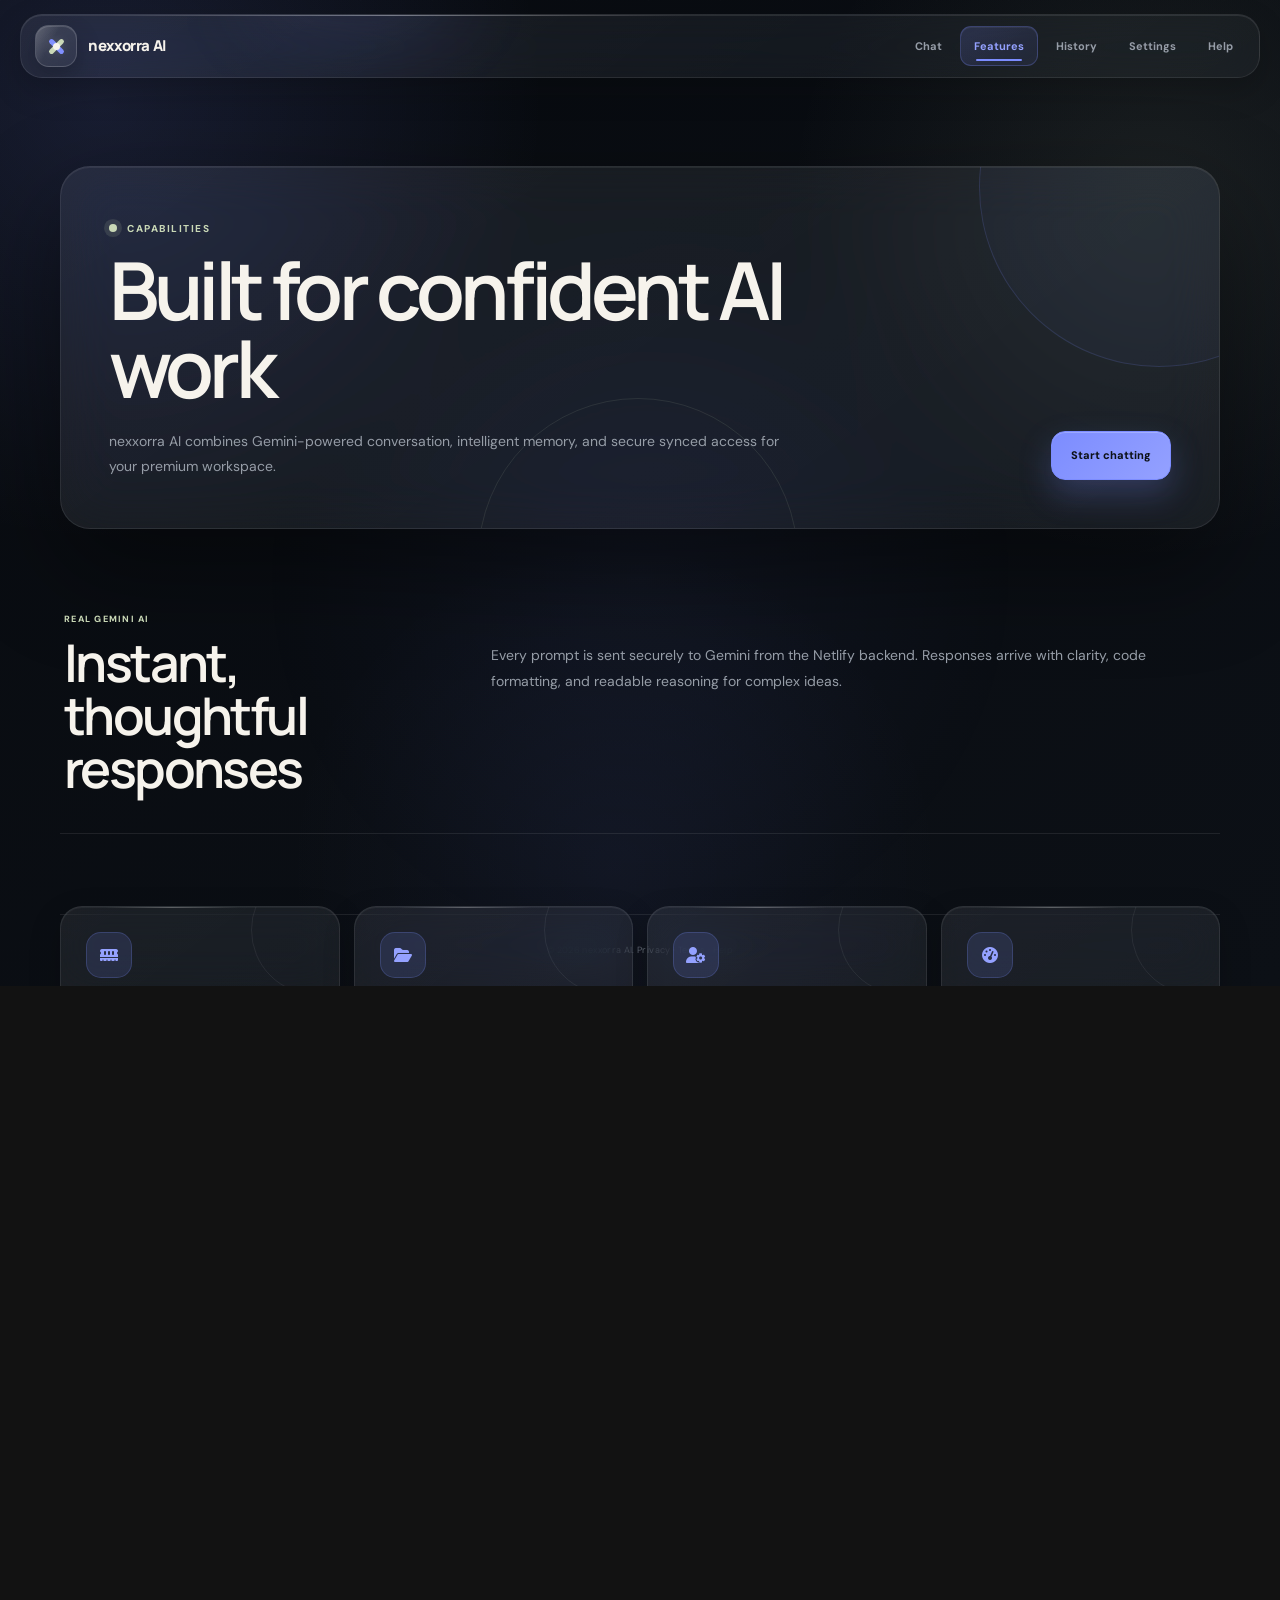
<file: features.html>
<!DOCTYPE html>
<html lang="en">
<head>
    <meta charset="UTF-8">
    <meta name="viewport" content="width=device-width, initial-scale=1.0">
    <meta name="description" content="Discover Nexxorra AI features including Gemini chat, conversation memory, privacy, and responsive workspace tools." />
    <meta name="theme-color" content="#810B38" />
    <title>Features — nexxorra AI</title>

    <link rel="preconnect" href="https://fonts.googleapis.com">
    <link rel="preconnect" href="https://fonts.gstatic.com" crossorigin>
    <link href="https://fonts.googleapis.com/css2?family=DM+Sans:wght@400;500;600;700&family=Manrope:wght@500;600;700;800&display=swap" rel="stylesheet">
    <link rel="stylesheet" href="https://cdnjs.cloudflare.com/ajax/libs/font-awesome/6.7.2/css/all.min.css">
    <link rel="stylesheet" href="features.css">
    <link rel="stylesheet" href="responsive.css">
</head>
<body class="features-page">
    <div class="nexxorra-shell">
        <header class="app-header app-header-compact" aria-label="Primary navigation">
            <a class="app-logo" href="index.html" aria-label="nexxorra AI home">
                <span class="symbol-frame">
                    <span class="symbol-line symbol-line-one"></span>
                    <span class="symbol-line symbol-line-two"></span>
                    <span class="symbol-core"></span>
                </span>
                <span class="brand-name">nexxorra AI</span>
            </a>
            <nav class="app-nav" aria-label="Main site navigation">
                <a href="index.html">Chat</a>
                <a href="features.html" aria-current="page">Features</a>
                <a href="history.html">History</a>
                <a href="settings.html">Settings</a>
                <a href="help.html">Help</a>
            </nav>
        </header>

        <main class="page-content">
            <section class="page-hero">
                <div>
                    <p class="eyebrow">Capabilities</p>
                    <h1>Built for confident AI work</h1>
                    <p>nexxorra AI combines Gemini-powered conversation, intelligent memory, and secure synced access for your premium workspace.</p>
                </div>
                <a class="primary-button" href="index.html">Start chatting</a>
            </section>

            <section class="feature-section">
                <header>
                    <span class="section-label">Real Gemini AI</span>
                    <h2>Instant, thoughtful responses</h2>
                </header>
                <p>Every prompt is sent securely to Gemini from the Netlify backend. Responses arrive with clarity, code formatting, and readable reasoning for complex ideas.</p>
            </section>

            <section class="feature-grid">
                <article class="feature-card">
                    <i class="fa-solid fa-memory" aria-hidden="true"></i>
                    <h3>Conversation memory</h3>
                    <p>Keep your dialogue context alive through follow-up questions, revisions, and long-form planning.</p>
                </article>
                <article class="feature-card">
                    <i class="fa-solid fa-folder-open" aria-hidden="true"></i>
                    <h3>Saved history</h3>
                    <p>Review past threads, rename chats, archive old ideas, and restore any conversation from your history page.</p>
                </article>
                <article class="feature-card">
                    <i class="fa-solid fa-user-gear" aria-hidden="true"></i>
                    <h3>Guest mode</h3>
                    <p>Try Nexxorra without an account. Your workspace stays local while you decide whether to save and sync later.</p>
                </article>
                <article class="feature-card">
                    <i class="fa-solid fa-tachometer-alt-fast" aria-hidden="true"></i>
                    <h3>Response modes</h3>
                    <p>Choose balanced, fast, or deep answers depending on whether you need precision, speed, or thoughtful detail.</p>
                </article>
            </section>

            <section class="feature-section feature-highlight">
                <header>
                    <span class="section-label">Attachments & voice</span>
                    <h2>Work naturally with files and speech</h2>
                </header>
                <p>Attach notes, images, or documents to your chat. Use voice entry to capture ideas faster, then continue editing in the composer.</p>
            </section>

            <section class="feature-grid feature-grid-2">
                <article class="feature-card">
                    <i class="fa-solid fa-file-lines" aria-hidden="true"></i>
                    <h3>File attachments</h3>
                    <p>Add context from documents and images so Nexxorra can generate more accurate answers.</p>
                </article>
                <article class="feature-card">
                    <i class="fa-solid fa-microphone-lines" aria-hidden="true"></i>
                    <h3>Voice input</h3>
                    <p>Capture your thoughts out loud, then submit them as a new message when you’re ready.</p>
                </article>
            </section>

            <section class="feature-section">
                <header>
                    <span class="section-label">Sync & privacy</span>
                    <h2>Private account sync, no secret keys in the browser</h2>
                </header>
                <p>nexxorra keeps your Supabase authentication on the client and Gemini key only on the backend. Save preferences, theme choices, and conversation history securely.</p>
            </section>

            <section class="comparison-panel">
                <header>
                    <h2>Why Nexxorra stands apart</h2>
                    <p>A refined, secure AI workspace built for working with long-term context and private history.</p>
                </header>
                <div class="comparison-grid">
                    <div>
                        <strong>What Nexxorra offers</strong>
                        <ul>
                            <li>Gemini backend integration</li>
                            <li>Conversation memory and archive</li>
                            <li>Guest mode plus account sync</li>
                            <li>Theme and response preference controls</li>
                        </ul>
                    </div>
                    <div>
                        <strong>What others often miss</strong>
                        <ul>
                            <li>Secure API key handling</li>
                            <li>Saved chat history and rename tools</li>
                            <li>Voice entry and attachments in one workspace</li>
                            <li>Responsive, readable interface across devices</li>
                        </ul>
                    </div>
                </div>
            </section>

            <section class="feature-cta">
                <h2>Ready to try Nexxorra?</h2>
                <p>Open the workspace, start a new conversation, and experience a smarter AI flow.</p>
                <a class="primary-button" href="index.html">Open Nexxorra</a>
            </section>
        </main>
    </div>

    <footer class="minimal-footer">
        <p>&copy; 2026 nexxorra AI. Privacy · Terms · Help</p>
    </footer>
</body>
</html>
</file>
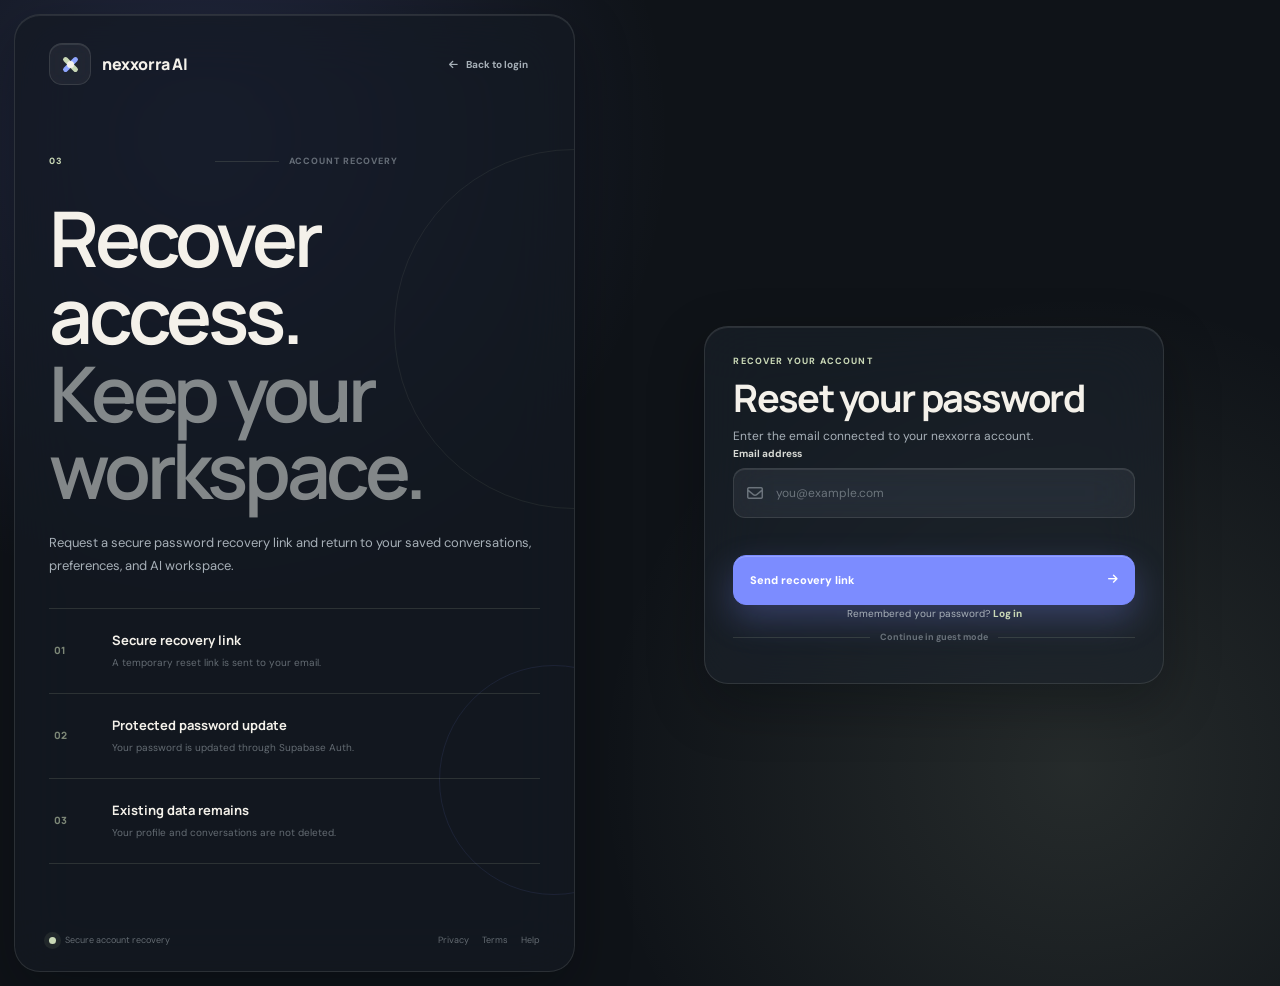
<file: forgot-password.html>
<!DOCTYPE html>
<html lang="en">
<head>
    <meta charset="UTF-8">

    <meta
        name="viewport"
        content="width=device-width, initial-scale=1.0"
    >

    <meta
        name="description"
        content="Recover your nexxorra AI account or securely create a new password."
    >

    <meta
        name="theme-color"
        content="#810B38"
    >

    <title>Recover Account — nexxorra AI</title>

    <link
        rel="preconnect"
        href="https://fonts.googleapis.com"
    >

    <link
        rel="preconnect"
        href="https://fonts.gstatic.com"
        crossorigin
    >

    <link
        href="https://fonts.googleapis.com/css2?family=DM+Sans:wght@400;500;600;700&family=Manrope:wght@500;600;700;800&display=swap"
        rel="stylesheet"
    >

    <link
        rel="stylesheet"
        href="https://cdnjs.cloudflare.com/ajax/libs/font-awesome/6.7.2/css/all.min.css"
    >

    <link
        rel="stylesheet"
        href="nex.css"
    >

    <link
        rel="stylesheet"
        href="auth.css"
    >

    <link
        rel="stylesheet"
        href="responsive.css"
    >
</head>

<body class="auth-page">
    <noscript class="noscript-alert">
        JavaScript is required to recover your nexxorra AI account.
    </noscript>

    <main class="auth-shell">

        <!-- =========================================
             LEFT BRAND PANEL
        ========================================== -->

        <section
            class="auth-brand-panel"
            aria-labelledby="forgotPasswordPageTitle"
        >
            <header class="auth-brand-header">
                <a
                    class="auth-brand"
                    href="index.html"
                    aria-label="nexxorra AI home"
                >
                    <span class="auth-brand-symbol">
                        <span class="auth-symbol-line auth-symbol-line-one"></span>
                        <span class="auth-symbol-line auth-symbol-line-two"></span>
                        <span class="auth-symbol-core"></span>
                    </span>

                    <span class="auth-brand-name">
                        nexxorra AI
                    </span>
                </a>

                <a
                    class="auth-back-link"
                    href="login.html"
                >
                    <i
                        class="fa-solid fa-arrow-left"
                        aria-hidden="true"
                    ></i>

                    Back to login
                </a>
            </header>

            <div class="auth-brand-content">
                <div class="auth-section-label">
                    <span>03</span>
                    <span class="auth-label-line"></span>
                    <span>Account recovery</span>
                </div>

                <h1 id="forgotPasswordPageTitle">
                    Recover access.
                    <span>Keep your workspace.</span>
                </h1>

                <p>
                    Request a secure password recovery link and return to
                    your saved conversations, preferences, and AI workspace.
                </p>

                <div class="auth-benefit-list">
                    <article class="auth-benefit-item">
                        <span class="auth-benefit-number">
                            01
                        </span>

                        <div>
                            <strong>
                                Secure recovery link
                            </strong>

                            <p>
                                A temporary reset link is sent to your email.
                            </p>
                        </div>
                    </article>

                    <article class="auth-benefit-item">
                        <span class="auth-benefit-number">
                            02
                        </span>

                        <div>
                            <strong>
                                Protected password update
                            </strong>

                            <p>
                                Your password is updated through Supabase Auth.
                            </p>
                        </div>
                    </article>

                    <article class="auth-benefit-item">
                        <span class="auth-benefit-number">
                            03
                        </span>

                        <div>
                            <strong>
                                Existing data remains
                            </strong>

                            <p>
                                Your profile and conversations are not deleted.
                            </p>
                        </div>
                    </article>
                </div>
            </div>

            <footer class="auth-brand-footer">
                <span class="auth-security-indicator">
                    <span></span>
                    Secure account recovery
                </span>

                <nav aria-label="Legal links">
                    <a href="privacy.html">Privacy</a>
                    <a href="terms.html">Terms</a>
                    <a href="help.html">Help</a>
                </nav>
            </footer>
        </section>

        <!-- =========================================
             RECOVERY PANEL
        ========================================== -->

        <section class="auth-form-panel">
            <div class="auth-form-container">

                <!-- =====================================
                     REQUEST RESET LINK VIEW
                ====================================== -->

                <section
                    id="requestResetView"
                    aria-labelledby="requestResetTitle"
                >
                    <header class="auth-form-header">
                        <span class="auth-form-kicker">
                            Recover your account
                        </span>

                        <h2 id="requestResetTitle">
                            Reset your password
                        </h2>

                        <p>
                            Enter the email connected to your nexxorra account.
                        </p>
                    </header>

                    <div
                        class="auth-status"
                        id="forgotPasswordStatus"
                        role="status"
                        aria-live="polite"
                        hidden
                    >
                        <span class="auth-status-icon">
                            <i
                                class="fa-solid fa-circle-info"
                                aria-hidden="true"
                            ></i>
                        </span>

                        <div>
                            <strong id="forgotPasswordStatusTitle">
                                Recovery status
                            </strong>

                            <p id="forgotPasswordStatusMessage"></p>
                        </div>
                    </div>

                    <form
                        class="auth-form"
                        id="forgotPasswordForm"
                        novalidate
                    >
                        <div class="auth-field">
                            <label for="recoveryEmail">
                                Email address
                            </label>

                            <div class="auth-input-wrapper">
                                <span class="auth-input-icon">
                                    <i
                                        class="fa-regular fa-envelope"
                                        aria-hidden="true"
                                    ></i>
                                </span>

                                <input
                                    id="recoveryEmail"
                                    name="email"
                                    type="email"
                                    inputmode="email"
                                    autocomplete="email"
                                    placeholder="you@example.com"
                                    maxlength="254"
                                    aria-describedby="recoveryEmailError"
                                    required
                                >
                            </div>

                            <span
                                class="auth-field-error"
                                id="recoveryEmailError"
                                aria-live="polite"
                            ></span>
                        </div>

                        <button
                            class="auth-submit-button"
                            id="sendResetLinkButton"
                            type="submit"
                        >
                            <span class="auth-submit-text">
                                Send recovery link
                            </span>

                            <span
                                class="auth-submit-loader"
                                aria-hidden="true"
                                hidden
                            ></span>

                            <i
                                class="fa-solid fa-arrow-right"
                                aria-hidden="true"
                            ></i>
                        </button>
                    </form>

                    <p class="auth-switch-text">
                        Remembered your password?

                        <a href="login.html">
                            Log in
                        </a>
                    </p>

                    <div class="auth-guest-option">
                        <span></span>

                        <a href="index.html">
                            Continue in guest mode
                        </a>

                        <span></span>
                    </div>
                </section>

                <!-- =====================================
                     EMAIL SENT SUCCESS VIEW
                ====================================== -->

                <section
                    class="auth-success-state"
                    id="resetEmailSentView"
                    aria-labelledby="resetEmailSentTitle"
                    hidden
                >
                    <span class="auth-success-icon">
                        <i
                            class="fa-regular fa-envelope-open"
                            aria-hidden="true"
                        ></i>
                    </span>

                    <h3 id="resetEmailSentTitle">
                        Check your email
                    </h3>

                    <p>
                        A secure recovery link was sent to
                        <strong id="resetEmailAddress"></strong>.
                        Open it to create a new password.
                    </p>

                    <button
                        class="auth-submit-button"
                        id="resendResetLinkButton"
                        type="button"
                    >
                        <span class="auth-submit-text">
                            Resend recovery link
                        </span>

                        <span
                            class="auth-submit-loader"
                            aria-hidden="true"
                            hidden
                        ></span>

                        <i
                            class="fa-solid fa-rotate-right"
                            aria-hidden="true"
                        ></i>
                    </button>

                    <a
                        class="auth-back-link"
                        href="login.html"
                    >
                        <i
                            class="fa-solid fa-arrow-left"
                            aria-hidden="true"
                        ></i>

                        Return to login
                    </a>
                </section>

                <!-- =====================================
                     UPDATE PASSWORD VIEW
                ====================================== -->

                <section
                    id="updatePasswordView"
                    aria-labelledby="updatePasswordTitle"
                    hidden
                >
                    <header class="auth-form-header">
                        <span class="auth-form-kicker">
                            Secure password update
                        </span>

                        <h2 id="updatePasswordTitle">
                            Create a new password
                        </h2>

                        <p>
                            Choose a strong password that you have not used
                            for this account before.
                        </p>
                    </header>

                    <div
                        class="auth-status"
                        id="updatePasswordStatus"
                        role="status"
                        aria-live="polite"
                        hidden
                    >
                        <span class="auth-status-icon">
                            <i
                                class="fa-solid fa-circle-info"
                                aria-hidden="true"
                            ></i>
                        </span>

                        <div>
                            <strong id="updatePasswordStatusTitle">
                                Password status
                            </strong>

                            <p id="updatePasswordStatusMessage"></p>
                        </div>
                    </div>

                    <form
                        class="auth-form"
                        id="updatePasswordForm"
                        novalidate
                    >
                        <div class="auth-field">
                            <label for="newPassword">
                                New password
                            </label>

                            <div class="auth-input-wrapper">
                                <span class="auth-input-icon">
                                    <i
                                        class="fa-solid fa-lock"
                                        aria-hidden="true"
                                    ></i>
                                </span>

                                <input
                                    id="newPassword"
                                    name="newPassword"
                                    type="password"
                                    autocomplete="new-password"
                                    placeholder="Create a strong password"
                                    minlength="8"
                                    maxlength="128"
                                    aria-describedby="newPasswordError newPasswordStrength"
                                    required
                                >

                                <button
                                    class="password-toggle-button"
                                    id="newPasswordToggle"
                                    type="button"
                                    aria-label="Show new password"
                                    aria-pressed="false"
                                >
                                    <i
                                        class="fa-regular fa-eye"
                                        aria-hidden="true"
                                    ></i>
                                </button>
                            </div>

                            <span
                                class="auth-field-error"
                                id="newPasswordError"
                                aria-live="polite"
                            ></span>

                            <div
                                class="password-strength"
                                id="newPasswordStrength"
                                data-strength="empty"
                            >
                                <div
                                    class="password-strength-bars"
                                    aria-hidden="true"
                                >
                                    <span></span>
                                    <span></span>
                                    <span></span>
                                    <span></span>
                                </div>

                                <span
                                    class="password-strength-text"
                                    id="newPasswordStrengthText"
                                >
                                    Use at least 8 characters.
                                </span>
                            </div>

                            <ul
                                class="password-requirements"
                                aria-label="New password requirements"
                            >
                                <li
                                    class="password-requirement"
                                    id="newPasswordLengthRequirement"
                                >
                                    <i
                                        class="fa-solid fa-circle"
                                        aria-hidden="true"
                                    ></i>

                                    At least 8 characters
                                </li>

                                <li
                                    class="password-requirement"
                                    id="newPasswordUppercaseRequirement"
                                >
                                    <i
                                        class="fa-solid fa-circle"
                                        aria-hidden="true"
                                    ></i>

                                    One uppercase letter
                                </li>

                                <li
                                    class="password-requirement"
                                    id="newPasswordLowercaseRequirement"
                                >
                                    <i
                                        class="fa-solid fa-circle"
                                        aria-hidden="true"
                                    ></i>

                                    One lowercase letter
                                </li>

                                <li
                                    class="password-requirement"
                                    id="newPasswordNumberRequirement"
                                >
                                    <i
                                        class="fa-solid fa-circle"
                                        aria-hidden="true"
                                    ></i>

                                    One number
                                </li>
                            </ul>
                        </div>

                        <div class="auth-field">
                            <label for="confirmNewPassword">
                                Confirm new password
                            </label>

                            <div class="auth-input-wrapper">
                                <span class="auth-input-icon">
                                    <i
                                        class="fa-solid fa-shield-halved"
                                        aria-hidden="true"
                                    ></i>
                                </span>

                                <input
                                    id="confirmNewPassword"
                                    name="confirmNewPassword"
                                    type="password"
                                    autocomplete="new-password"
                                    placeholder="Enter the new password again"
                                    minlength="8"
                                    maxlength="128"
                                    aria-describedby="confirmNewPasswordError"
                                    required
                                >

                                <button
                                    class="password-toggle-button"
                                    id="confirmNewPasswordToggle"
                                    type="button"
                                    aria-label="Show confirmation password"
                                    aria-pressed="false"
                                >
                                    <i
                                        class="fa-regular fa-eye"
                                        aria-hidden="true"
                                    ></i>
                                </button>
                            </div>

                            <span
                                class="auth-field-error"
                                id="confirmNewPasswordError"
                                aria-live="polite"
                            ></span>
                        </div>

                        <button
                            class="auth-submit-button"
                            id="updatePasswordButton"
                            type="submit"
                        >
                            <span class="auth-submit-text">
                                Update password
                            </span>

                            <span
                                class="auth-submit-loader"
                                aria-hidden="true"
                                hidden
                            ></span>

                            <i
                                class="fa-solid fa-check"
                                aria-hidden="true"
                            ></i>
                        </button>
                    </form>
                </section>

                <!-- =====================================
                     PASSWORD UPDATED VIEW
                ====================================== -->

                <section
                    class="auth-success-state"
                    id="passwordUpdatedView"
                    aria-labelledby="passwordUpdatedTitle"
                    hidden
                >
                    <span class="auth-success-icon">
                        <i
                            class="fa-solid fa-check"
                            aria-hidden="true"
                        ></i>
                    </span>

                    <h3 id="passwordUpdatedTitle">
                        Password updated
                    </h3>

                    <p>
                        Your nexxorra account password was updated successfully.
                        You can now return to your AI workspace.
                    </p>

                    <a
                        class="auth-submit-button"
                        href="index.html"
                    >
                        <span class="auth-submit-text">
                            Continue to nexxorra
                        </span>

                        <i
                            class="fa-solid fa-arrow-right"
                            aria-hidden="true"
                        ></i>
                    </a>

                    <a
                        class="auth-back-link"
                        href="login.html"
                    >
                        Log in with another account
                    </a>
                </section>
            </div>

            <footer class="auth-mobile-footer">
                <a href="privacy.html">Privacy</a>
                <a href="terms.html">Terms</a>
                <a href="contact.html">Contact</a>
            </footer>
        </section>
    </main>

    <!-- =========================================
         PAGE LOADER
    ========================================== -->

    <div
        class="auth-page-loader"
        id="authPageLoader"
        role="status"
        aria-live="polite"
        hidden
    >
        <span class="auth-page-spinner"></span>

        <span id="authPageLoaderText">
            Checking recovery session
        </span>
    </div>

    <!-- =========================================
         TOAST REGION
    ========================================== -->

    <div
        class="toast-region"
        id="toastRegion"
        aria-live="polite"
        aria-atomic="true"
    ></div>

    <script
        type="module"
        src="config.js"
    ></script>

    <script
        type="module"
        src="supabase.js"
    ></script>

    <script
        type="module"
        src="auth.js"
    ></script>
</body>
</html>
</file>
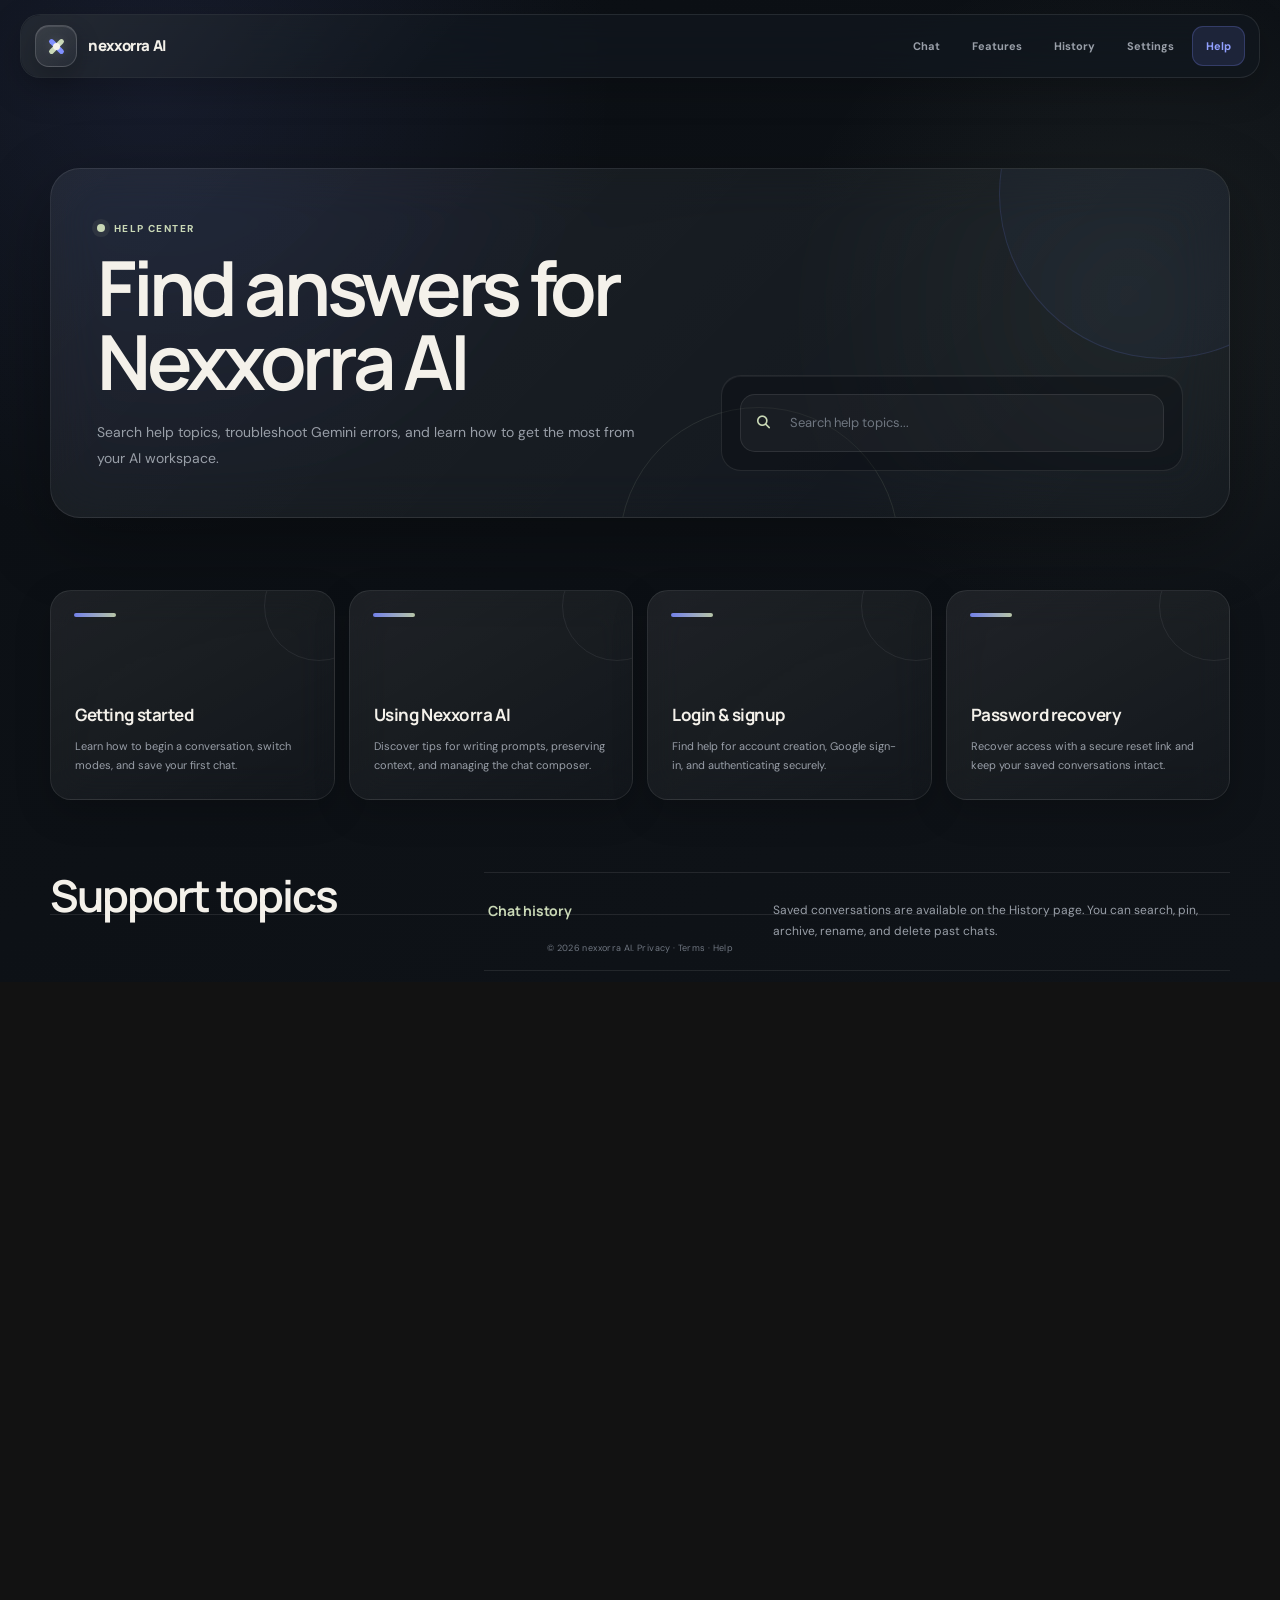
<file: help.html>
<!DOCTYPE html>
<html lang="en">
<head>
    <meta charset="UTF-8">
    <meta name="viewport" content="width=device-width, initial-scale=1.0">
    <meta name="description" content="Find help topics, troubleshooting guides, and support information for Nexxorra AI." />
    <meta name="theme-color" content="#810B38" />
    <title>Help — nexxorra AI</title>

    <link rel="preconnect" href="https://fonts.googleapis.com">
    <link rel="preconnect" href="https://fonts.gstatic.com" crossorigin>
    <link href="https://fonts.googleapis.com/css2?family=DM+Sans:wght@400;500;600;700&family=Manrope:wght@500;600;700;800&display=swap" rel="stylesheet">
    <link rel="stylesheet" href="https://cdnjs.cloudflare.com/ajax/libs/font-awesome/6.7.2/css/all.min.css">
    <link rel="stylesheet" href="help.css">
    <link rel="stylesheet" href="responsive.css">
</head>
<body class="help-page">
    <div class="nexxorra-shell">
        <header class="app-header app-header-compact" aria-label="Primary navigation">
            <a class="app-logo" href="index.html" aria-label="nexxorra AI home">
                <span class="symbol-frame">
                    <span class="symbol-line symbol-line-one"></span>
                    <span class="symbol-line symbol-line-two"></span>
                    <span class="symbol-core"></span>
                </span>
                <span class="brand-name">nexxorra AI</span>
            </a>
            <nav class="app-nav" aria-label="Main site navigation">
                <a href="index.html">Chat</a>
                <a href="features.html">Features</a>
                <a href="history.html">History</a>
                <a href="settings.html">Settings</a>
                <a href="help.html" aria-current="page">Help</a>
            </nav>
        </header>

        <main class="page-content">
            <section class="page-hero">
                <div>
                    <p class="eyebrow">Help center</p>
                    <h1>Find answers for Nexxorra AI</h1>
                    <p>Search help topics, troubleshoot Gemini errors, and learn how to get the most from your AI workspace.</p>
                </div>
                <div class="search-callout">
                    <label for="helpSearchInput" class="sr-only">Search help topics</label>
                    <div class="search-field search-field-large">
                        <i class="fa-solid fa-magnifying-glass" aria-hidden="true"></i>
                        <input id="helpSearchInput" type="search" placeholder="Search help topics..." autocomplete="off" aria-label="Search help topics">
                    </div>
                </div>
            </section>

            <section class="help-grid">
                <article class="help-card">
                    <h2>Getting started</h2>
                    <p>Learn how to begin a conversation, switch modes, and save your first chat.</p>
                </article>
                <article class="help-card">
                    <h2>Using Nexxorra AI</h2>
                    <p>Discover tips for writing prompts, preserving context, and managing the chat composer.</p>
                </article>
                <article class="help-card">
                    <h2>Login & signup</h2>
                    <p>Find help for account creation, Google sign-in, and authenticating securely.</p>
                </article>
                <article class="help-card">
                    <h2>Password recovery</h2>
                    <p>Recover access with a secure reset link and keep your saved conversations intact.</p>
                </article>
            </section>

            <section class="help-section" aria-labelledby="helpTopicsTitle">
                <h2 id="helpTopicsTitle">Support topics</h2>
                <div class="help-topic-list">
                    <article>
                        <h3>Chat history</h3>
                        <p>Saved conversations are available on the History page. You can search, pin, archive, rename, and delete past chats.</p>
                    </article>
                    <article>
                        <h3>Settings</h3>
                        <p>Customize your theme, response style, language, and privacy preferences in the Settings page.</p>
                    </article>
                    <article>
                        <h3>Privacy & data</h3>
                        <p>Your account sync uses Supabase authentication. Gemini API keys remain secure on the backend and are not exposed to the browser.</p>
                    </article>
                    <article>
                        <h3>Gemini errors</h3>
                        <p>Invalid API keys, quota limits, or network failures show readable messages. Refresh and try again, or contact support if issues persist.</p>
                    </article>
                </div>
            </section>

            <section class="help-faq" aria-labelledby="faqTitle">
                <h2 id="faqTitle">Frequently asked questions</h2>
                <details>
                    <summary>How do I save my chat history?</summary>
                    <p>History is saved automatically for logged-in users. Use the History page to review, rename, or archive conversations.</p>
                </details>
                <details>
                    <summary>Can I use Nexxorra without an account?</summary>
                    <p>Yes. Guest mode stores your workspace locally until you sign up or log in to sync it online.</p>
                </details>
                <details>
                    <summary>Why am I seeing a Gemini API key error?</summary>
                    <p>This means the backend Gemini configuration is missing or invalid. Contact support if the issue continues.</p>
                </details>
                <details>
                    <summary>How do I reset my password?</summary>
                    <p>Use the Forgot Password page to request a reset email. Then follow the secure link to update your password.</p>
                </details>
            </section>

            <section class="help-cta">
                <h2>Still need help?</h2>
                <p>Contact the Nexxorra support team for assistance with account, history, or API issues.</p>
                <a class="primary-button" href="mailto:support@nexxorra.ai">Contact support</a>
            </section>
        </main>
    </div>

    <footer class="minimal-footer">
        <p>&copy; 2026 nexxorra AI. Privacy · Terms · Help</p>
    </footer>
    <script src="help.js" defer></script>
</body>
</html>
</file>
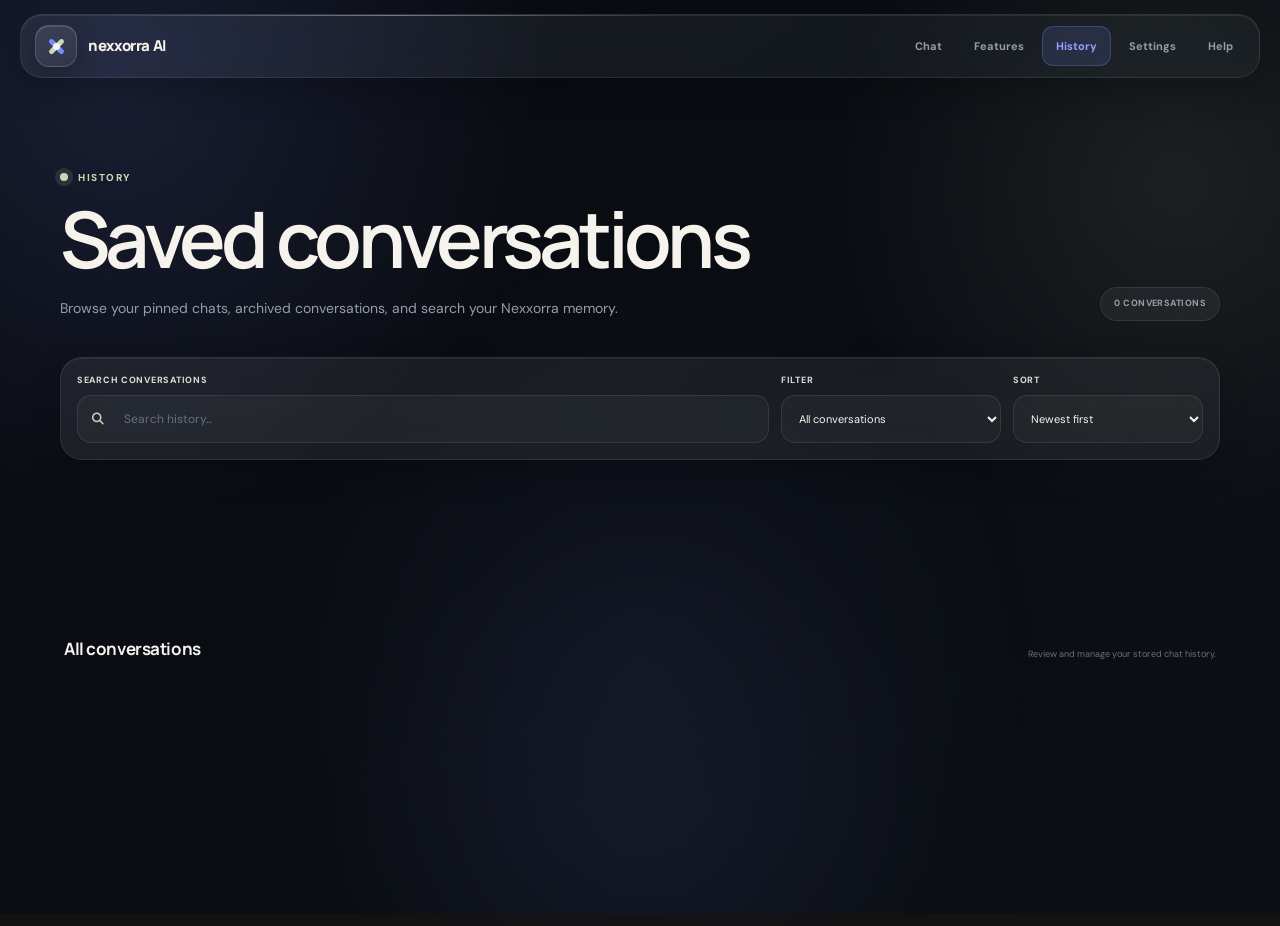
<file: history.html>
<!DOCTYPE html>
<html lang="en">
<head>
    <meta charset="UTF-8">
    <meta name="viewport" content="width=device-width, initial-scale=1.0">
    <meta name="description" content="View and manage your saved conversations in Nexxorra AI history." />
    <meta name="theme-color" content="#810B38" />
    <title>History — nexxorra AI</title>

    <link rel="preconnect" href="https://fonts.googleapis.com">
    <link rel="preconnect" href="https://fonts.gstatic.com" crossorigin>
    <link href="https://fonts.googleapis.com/css2?family=DM+Sans:wght@400;500;600;700&family=Manrope:wght@500;600;700;800&display=swap" rel="stylesheet">
    <link rel="stylesheet" href="https://cdnjs.cloudflare.com/ajax/libs/font-awesome/6.7.2/css/all.min.css">
    <link rel="stylesheet" href="nex.css">
    <link rel="stylesheet" href="history.css">
    <link rel="stylesheet" href="responsive.css">
</head>
<body class="history-page">
    <div class="nexxorra-shell">
        <header class="app-header app-header-compact" aria-label="Primary navigation">
            <a class="app-logo" href="index.html" aria-label="nexxorra AI home">
                <span class="symbol-frame">
                    <span class="symbol-line symbol-line-one"></span>
                    <span class="symbol-line symbol-line-two"></span>
                    <span class="symbol-core"></span>
                </span>
                <span class="brand-name">nexxorra AI</span>
            </a>

            <nav class="app-nav" aria-label="Main site navigation">
                <a href="index.html">Chat</a>
                <a href="features.html">Features</a>
                <a href="history.html" aria-current="page">History</a>
                <a href="settings.html">Settings</a>
                <a href="help.html">Help</a>
            </nav>
        </header>

        <main class="page-content" id="historyPage">
            <section class="page-intro">
                <div>
                    <p class="eyebrow">History</p>
                    <h1>Saved conversations</h1>
                    <p>Browse your pinned chats, archived conversations, and search your Nexxorra memory.</p>
                </div>

                <div class="page-actions">
                    <span class="history-count" id="historyConversationCount">0 conversations</span>
                </div>
            </section>

            <section class="filter-bar" aria-label="History filters">
                <div class="filter-group">
                    <label for="historySearchInput">Search conversations</label>
                    <div class="search-field">
                        <i class="fa-solid fa-magnifying-glass" aria-hidden="true"></i>
                        <input id="historySearchInput" type="search" placeholder="Search history..." autocomplete="off" aria-label="Search your conversations">
                    </div>
                </div>

                <div class="filter-group filter-group-inline">
                    <label for="historyStatusSelect">Filter</label>
                    <select id="historyStatusSelect" aria-label="Filter conversation status">
                        <option value="all">All conversations</option>
                        <option value="pinned">Pinned</option>
                        <option value="archived">Archived</option>
                        <option value="active">Active</option>
                    </select>
                </div>

                <div class="filter-group filter-group-inline">
                    <label for="historySortSelect">Sort</label>
                    <select id="historySortSelect" aria-label="Sort conversations">
                        <option value="newest">Newest first</option>
                        <option value="oldest">Oldest first</option>
                    </select>
                </div>
            </section>

            <section class="content-panel" id="historyContent">
                <div class="status-banner" id="historyLoadingState" hidden>
                    <div class="status-loader"></div>
                    <div>
                        <strong>Loading conversations</strong>
                        <p>Fetching your Nexxorra history. This may take a moment.</p>
                    </div>
                </div>

                <div class="status-banner status-warning" id="historyErrorState" hidden>
                    <i class="fa-solid fa-triangle-exclamation" aria-hidden="true"></i>
                    <div>
                        <strong>Unable to load history</strong>
                        <p>There was an error fetching your conversations. Refresh the page or try again later.</p>
                    </div>
                </div>

                <div class="empty-state" id="historyEmptyState" hidden>
                    <div class="empty-illustration"></div>
                    <h2>No conversations yet</h2>
                    <p>Your Nexxorra history will appear here when you start chatting.</p>
                    <a class="primary-button" href="index.html">Start a conversation</a>
                </div>

                <div class="empty-state" id="historySearchEmptyState" hidden>
                    <div class="empty-illustration"></div>
                    <h2>No conversations found</h2>
                    <p>Try a different search term or clear your filters.</p>
                    <button class="secondary-button" type="button" id="historyClearSearchButton">Clear search</button>
                </div>

                <div class="conversation-summary" id="historyPinnedSection" hidden>
                    <div class="section-label">
                        <span>Pinned conversations</span>
                        <small>Keep your most important chats ready.</small>
                    </div>
                    <div class="conversation-list" id="historyPinnedList"></div>
                </div>

                <div class="conversation-summary" id="historyActiveSection">
                    <div class="section-label">
                        <span>All conversations</span>
                        <small>Review and manage your stored chat history.</small>
                    </div>
                    <div class="conversation-list" id="historyConversationList"></div>
                </div>

                <div class="conversation-summary" id="historyArchivedSection" hidden>
                    <div class="section-label">
                        <span>Archived conversations</span>
                        <small>Old threads you have archived.</small>
                    </div>
                    <div class="conversation-list" id="historyArchivedList"></div>
                </div>
            </section>
        </main>
    </div>

    <div class="page-loader" id="historyPageLoader" role="status" hidden>
        <span class="page-loader-spinner"></span>
        <span>Checking your account</span>
    </div>

    <div class="nexxorra-modal" id="renameConversationModal" role="dialog" aria-modal="true" aria-labelledby="renameConversationTitle" hidden>
        <div class="modal-panel modal-panel-small">
            <h2 id="renameConversationTitle">Rename conversation</h2>
            <p>Give this chat a descriptive title so it is easier to find later.</p>
            <label for="renameConversationInput">Conversation title</label>
            <input id="renameConversationInput" type="text" maxlength="80" placeholder="Enter a new title" />
            <div class="modal-actions">
                <button class="secondary-button" type="button" data-close-modal="renameConversationModal">Cancel</button>
                <button class="primary-button" type="button" id="confirmRenameConversationButton">Save</button>
            </div>
        </div>
    </div>

    <div class="nexxorra-modal" id="deleteConversationModal" role="alertdialog" aria-modal="true" aria-labelledby="deleteConversationTitle" hidden>
        <div class="modal-panel modal-panel-small">
            <span class="delete-modal-icon"><i class="fa-regular fa-trash-can" aria-hidden="true"></i></span>
            <h2 id="deleteConversationTitle">Delete conversation?</h2>
            <p>This conversation and its message history will be permanently removed.</p>
            <div class="modal-actions">
                <button class="secondary-button" type="button" data-close-modal="deleteConversationModal">Keep it</button>
                <button class="danger-button" type="button" id="confirmDeleteConversationButton">Delete</button>
            </div>
        </div>
    </div>

    <template id="historyConversationTemplate">
        <article class="conversation-card">
            <div class="conversation-card-main">
                <div class="conversation-card-header">
                    <span class="conversation-title">Conversation title</span>
                    <span class="conversation-meta">3 messages · Updated today</span>
                </div>
                <p class="conversation-preview">A short preview of the last message in this conversation.</p>
            </div>
            <div class="conversation-card-actions">
                <button class="icon-button pin-button" type="button" aria-label="Pin conversation"><i class="fa-solid fa-thumbtack" aria-hidden="true"></i></button>
                <button class="icon-button" type="button" aria-label="Rename conversation"><i class="fa-regular fa-pen-to-square" aria-hidden="true"></i></button>
                <button class="icon-button" type="button" aria-label="Archive conversation"><i class="fa-solid fa-box-archive" aria-hidden="true"></i></button>
                <button class="icon-button" type="button" aria-label="Delete conversation"><i class="fa-regular fa-trash-can" aria-hidden="true"></i></button>
                <a class="conversation-open-button" href="index.html">Open</a>
            </div>
        </article>
    </template>

    <div class="toast-region" id="toastRegion" aria-live="polite" aria-atomic="true"></div>

    <script type="module" src="config.js"></script>
    <script type="module" src="supabase.js"></script>
    <script type="module" src="auth.js"></script>
    <script type="module" src="history.js"></script>
</body>
</html>
</file>
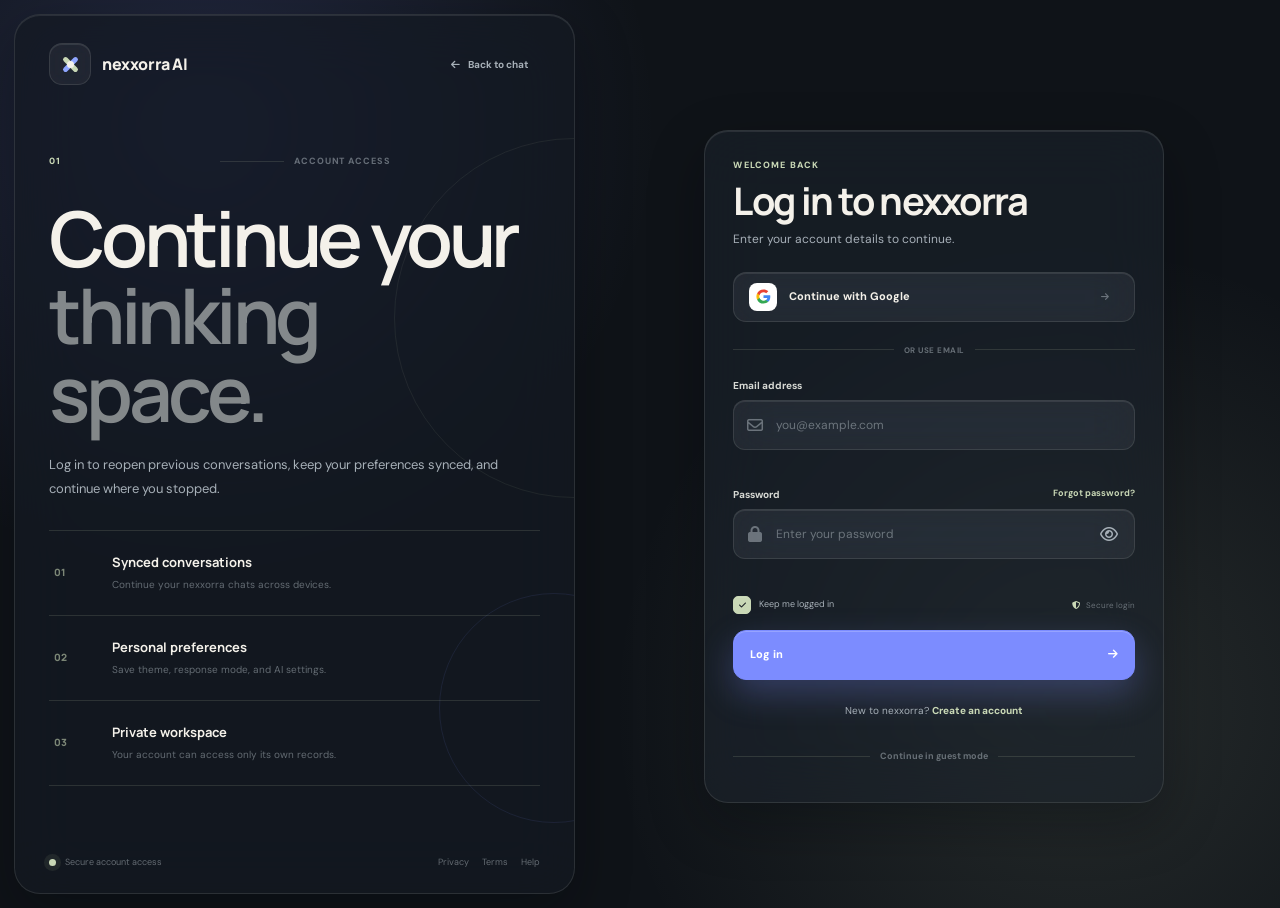
<file: login.html>
<!DOCTYPE html>
<html lang="en">
<head>
    <meta charset="UTF-8">

    <meta
        name="viewport"
        content="width=device-width, initial-scale=1.0"
    >

    <meta
        name="description"
        content="Log in to nexxorra AI to access saved conversations, profile settings, and synced AI chat history."
    >

    <meta
        name="theme-color"
        content="#810B38"
    >

    <title>Log In — nexxorra AI</title>

    <link
        rel="preconnect"
        href="https://fonts.googleapis.com"
    >

    <link
        rel="preconnect"
        href="https://fonts.gstatic.com"
        crossorigin
    >

    <link
        href="https://fonts.googleapis.com/css2?family=DM+Sans:wght@400;500;600;700&family=Manrope:wght@500;600;700;800&display=swap"
        rel="stylesheet"
    >

    <link
        rel="stylesheet"
        href="https://cdnjs.cloudflare.com/ajax/libs/font-awesome/6.7.2/css/all.min.css"
    >

    <link
        rel="stylesheet"
        href="nex.css"
    >

    <link
        rel="stylesheet"
        href="auth.css"
    >

    <link
        rel="stylesheet"
        href="responsive.css"
    >
</head>

<body class="auth-page">
    <noscript class="noscript-alert">
        JavaScript is required to log in to nexxorra AI.
    </noscript>

    <main class="auth-shell">

        <!-- =========================================
             LEFT BRAND PANEL
        ========================================== -->

        <section
            class="auth-brand-panel"
            aria-labelledby="loginPageTitle"
        >
            <header class="auth-brand-header">
                <a
                    class="auth-brand"
                    href="index.html"
                    aria-label="nexxorra AI home"
                >
                    <span class="auth-brand-symbol">
                        <span class="auth-symbol-line auth-symbol-line-one"></span>
                        <span class="auth-symbol-line auth-symbol-line-two"></span>
                        <span class="auth-symbol-core"></span>
                    </span>

                    <span class="auth-brand-name">
                        nexxorra AI
                    </span>
                </a>

                <a
                    class="auth-back-link"
                    href="index.html"
                >
                    <i
                        class="fa-solid fa-arrow-left"
                        aria-hidden="true"
                    ></i>

                    Back to chat
                </a>
            </header>

            <div class="auth-brand-content">
                <div class="auth-section-label">
                    <span>01</span>
                    <span class="auth-label-line"></span>
                    <span>Account access</span>
                </div>

                <h1 id="loginPageTitle">
                    Continue your
                    <span>thinking space.</span>
                </h1>

                <p>
                    Log in to reopen previous conversations, keep your
                    preferences synced, and continue where you stopped.
                </p>

                <div class="auth-benefit-list">
                    <article class="auth-benefit-item">
                        <span class="auth-benefit-number">
                            01
                        </span>

                        <div>
                            <strong>
                                Synced conversations
                            </strong>

                            <p>
                                Continue your nexxorra chats across devices.
                            </p>
                        </div>
                    </article>

                    <article class="auth-benefit-item">
                        <span class="auth-benefit-number">
                            02
                        </span>

                        <div>
                            <strong>
                                Personal preferences
                            </strong>

                            <p>
                                Save theme, response mode, and AI settings.
                            </p>
                        </div>
                    </article>

                    <article class="auth-benefit-item">
                        <span class="auth-benefit-number">
                            03
                        </span>

                        <div>
                            <strong>
                                Private workspace
                            </strong>

                            <p>
                                Your account can access only its own records.
                            </p>
                        </div>
                    </article>
                </div>
            </div>

            <footer class="auth-brand-footer">
                <span class="auth-security-indicator">
                    <span></span>
                    Secure account access
                </span>

                <nav aria-label="Legal links">
                    <a href="privacy.html">Privacy</a>
                    <a href="terms.html">Terms</a>
                    <a href="help.html">Help</a>
                </nav>
            </footer>
        </section>

        <!-- =========================================
             LOGIN PANEL
        ========================================== -->

        <section class="auth-form-panel">
            <div class="auth-form-container">
                <header class="auth-form-header">
                    <span class="auth-form-kicker">
                        Welcome back
                    </span>

                    <h2>
                        Log in to nexxorra
                    </h2>

                    <p>
                        Enter your account details to continue.
                    </p>
                </header>

                <!-- STATUS MESSAGE -->

                <div
                    class="auth-status"
                    id="loginStatus"
                    role="status"
                    aria-live="polite"
                    hidden
                >
                    <span class="auth-status-icon">
                        <i
                            class="fa-solid fa-circle-info"
                            aria-hidden="true"
                        ></i>
                    </span>

                    <div>
                        <strong id="loginStatusTitle">
                            Login status
                        </strong>

                        <p id="loginStatusMessage"></p>
                    </div>
                </div>

                <!-- GOOGLE LOGIN -->

                <button
                    class="oauth-button"
                    id="googleLoginButton"
                    type="button"
                >
                    <span class="oauth-icon">
                        <svg
                            viewBox="0 0 24 24"
                            aria-hidden="true"
                        >
                            <path
                                fill="#4285F4"
                                d="M21.6 12.23c0-.71-.06-1.39-.18-2.04H12v3.86h5.38a4.6 4.6 0 0 1-2 3.02v2.51h3.24c1.9-1.75 2.98-4.33 2.98-7.35Z"
                            />
                            <path
                                fill="#34A853"
                                d="M12 22c2.7 0 4.97-.9 6.62-2.42l-3.24-2.51c-.9.6-2.05.96-3.38.96-2.61 0-4.82-1.76-5.61-4.13H3.04v2.59A10 10 0 0 0 12 22Z"
                            />
                            <path
                                fill="#FBBC05"
                                d="M6.39 13.9A6.02 6.02 0 0 1 6.08 12c0-.66.11-1.3.31-1.9V7.51H3.04A10 10 0 0 0 2 12c0 1.61.38 3.13 1.04 4.49l3.35-2.59Z"
                            />
                            <path
                                fill="#EA4335"
                                d="M12 5.97c1.47 0 2.8.51 3.84 1.5l2.88-2.88C16.97 2.96 14.7 2 12 2a10 10 0 0 0-8.96 5.51l3.35 2.59C7.18 7.73 9.39 5.97 12 5.97Z"
                            />
                        </svg>
                    </span>

                    <span>
                        Continue with Google
                    </span>

                    <i
                        class="fa-solid fa-arrow-right"
                        aria-hidden="true"
                    ></i>
                </button>

                <div
                    class="auth-divider"
                    aria-hidden="true"
                >
                    <span></span>
                    <small>or use email</small>
                    <span></span>
                </div>

                <!-- LOGIN FORM -->

                <form
                    class="auth-form"
                    id="loginForm"
                    novalidate
                >
                    <div class="auth-field">
                        <label for="loginEmail">
                            Email address
                        </label>

                        <div class="auth-input-wrapper">
                            <span class="auth-input-icon">
                                <i
                                    class="fa-regular fa-envelope"
                                    aria-hidden="true"
                                ></i>
                            </span>

                            <input
                                id="loginEmail"
                                name="email"
                                type="email"
                                inputmode="email"
                                autocomplete="email"
                                placeholder="you@example.com"
                                maxlength="254"
                                aria-describedby="loginEmailError"
                                required
                            >
                        </div>

                        <span
                            class="auth-field-error"
                            id="loginEmailError"
                            aria-live="polite"
                        ></span>
                    </div>

                    <div class="auth-field">
                        <div class="auth-label-row">
                            <label for="loginPassword">
                                Password
                            </label>

                            <a href="forgot-password.html">
                                Forgot password?
                            </a>
                        </div>

                        <div class="auth-input-wrapper">
                            <span class="auth-input-icon">
                                <i
                                    class="fa-solid fa-lock"
                                    aria-hidden="true"
                                ></i>
                            </span>

                            <input
                                id="loginPassword"
                                name="password"
                                type="password"
                                autocomplete="current-password"
                                placeholder="Enter your password"
                                minlength="8"
                                maxlength="128"
                                aria-describedby="loginPasswordError"
                                required
                            >

                            <button
                                class="password-toggle-button"
                                id="loginPasswordToggle"
                                type="button"
                                aria-label="Show password"
                                aria-pressed="false"
                            >
                                <i
                                    class="fa-regular fa-eye"
                                    aria-hidden="true"
                                ></i>
                            </button>
                        </div>

                        <span
                            class="auth-field-error"
                            id="loginPasswordError"
                            aria-live="polite"
                        ></span>
                    </div>

                    <div class="auth-form-options">
                        <label class="auth-checkbox">
                            <input
                                id="rememberSession"
                                name="remember"
                                type="checkbox"
                                checked
                            >

                            <span class="auth-checkbox-box">
                                <i
                                    class="fa-solid fa-check"
                                    aria-hidden="true"
                                ></i>
                            </span>

                            <span>
                                Keep me logged in
                            </span>
                        </label>

                        <span class="auth-encryption-note">
                            <i
                                class="fa-solid fa-shield-halved"
                                aria-hidden="true"
                            ></i>

                            Secure login
                        </span>
                    </div>

                    <button
                        class="auth-submit-button"
                        id="loginSubmitButton"
                        type="submit"
                    >
                        <span class="auth-submit-text">
                            Log in
                        </span>

                        <span
                            class="auth-submit-loader"
                            aria-hidden="true"
                            hidden
                        ></span>

                        <i
                            class="fa-solid fa-arrow-right"
                            aria-hidden="true"
                        ></i>
                    </button>
                </form>

                <p class="auth-switch-text">
                    New to nexxorra?

                    <a href="signup.html">
                        Create an account
                    </a>
                </p>

                <div class="auth-guest-option">
                    <span></span>

                    <a href="index.html">
                        Continue in guest mode
                    </a>

                    <span></span>
                </div>
            </div>

            <footer class="auth-mobile-footer">
                <a href="privacy.html">Privacy</a>
                <a href="terms.html">Terms</a>
                <a href="contact.html">Contact</a>
            </footer>
        </section>
    </main>

    <!-- =========================================
         PAGE LOADER
    ========================================== -->

    <div
        class="auth-page-loader"
        id="authPageLoader"
        role="status"
        aria-live="polite"
        hidden
    >
        <span class="auth-page-spinner"></span>

        <span id="authPageLoaderText">
            Checking your session
        </span>
    </div>

    <!-- =========================================
         TOAST REGION
    ========================================== -->

    <div
        class="toast-region"
        id="toastRegion"
        aria-live="polite"
        aria-atomic="true"
    ></div>

    <script
        type="module"
        src="config.js"
    ></script>

    <script
        type="module"
        src="supabase.js"
    ></script>

    <script
        type="module"
        src="auth.js"
    ></script>
</body>
</html>
</file>
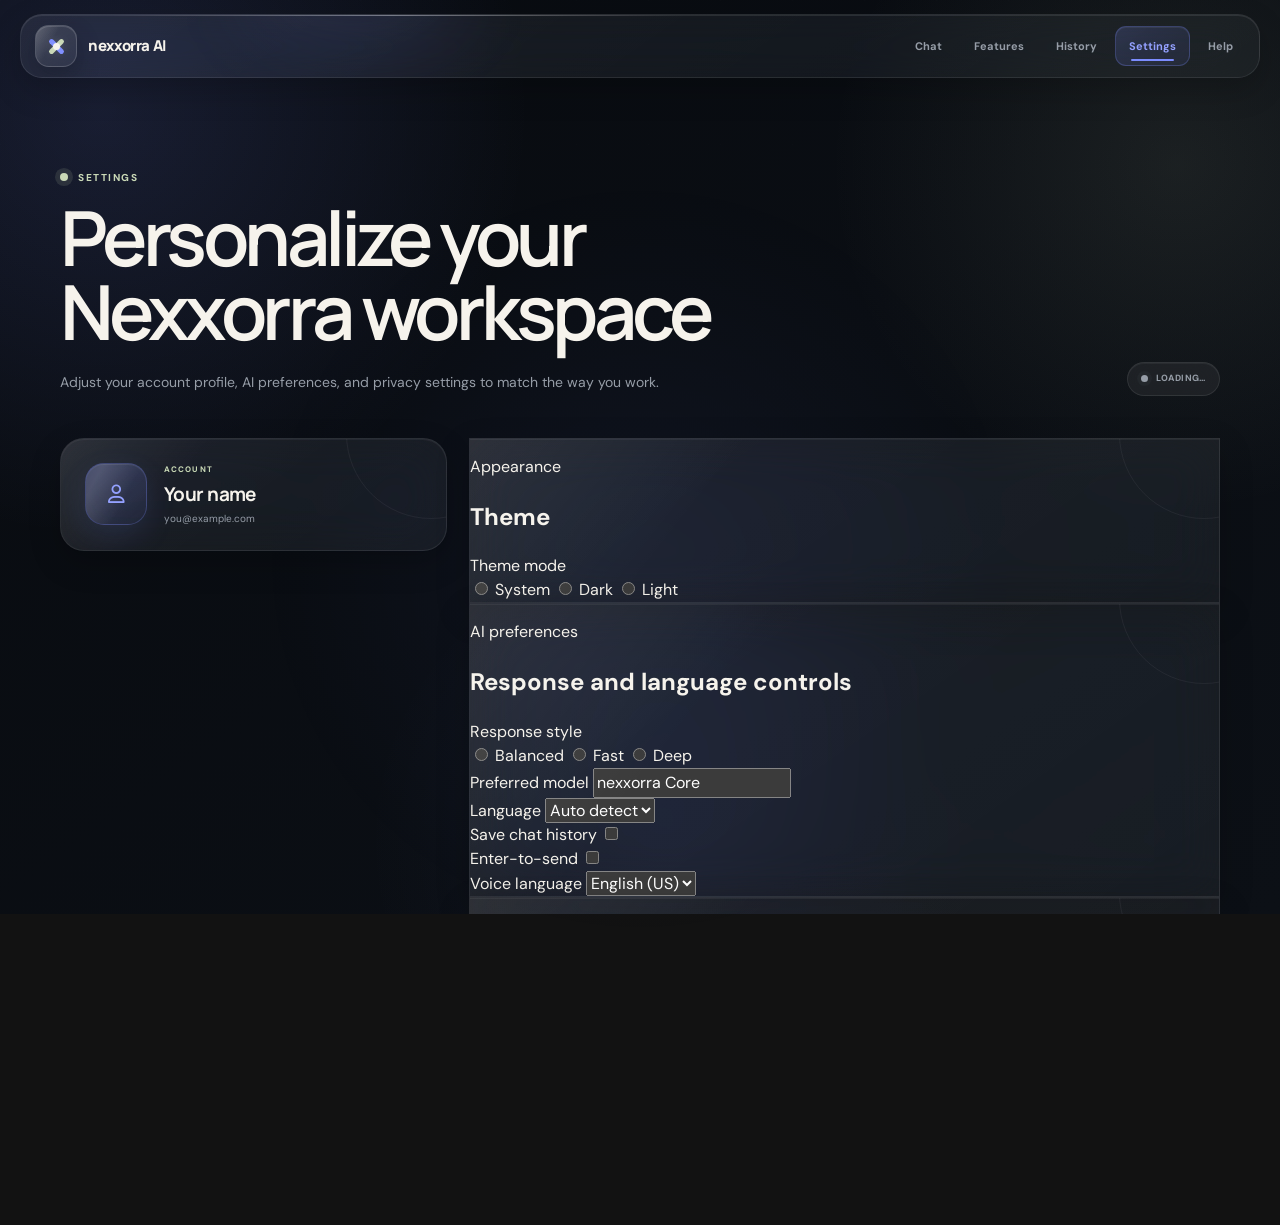
<file: settings.html>
<!DOCTYPE html>
<html lang="en">
<head>
    <meta charset="UTF-8">
    <meta name="viewport" content="width=device-width, initial-scale=1.0">
    <meta name="description" content="Manage your Nexxorra AI account settings, theme, privacy controls, and conversation preferences." />
    <meta name="theme-color" content="#0F1318" />
    <title>Settings — nexxorra AI</title>

    <link rel="preconnect" href="https://fonts.googleapis.com">
    <link rel="preconnect" href="https://fonts.gstatic.com" crossorigin>
    <link href="https://fonts.googleapis.com/css2?family=DM+Sans:wght@400;500;600;700&family=Manrope:wght@500;600;700;800&display=swap" rel="stylesheet">
    <link rel="stylesheet" href="https://cdnjs.cloudflare.com/ajax/libs/font-awesome/6.7.2/css/all.min.css">
    
    <link rel="stylesheet" href="responsive.css">
    <link rel="stylesheet" href="set.css">
</head>
<body class="settings-page">
    <div class="nexxorra-shell">
        <header class="app-header app-header-compact" aria-label="Primary navigation">
            <a class="app-logo" href="index.html" aria-label="nexxorra AI home">
                <span class="symbol-frame">
                    <span class="symbol-line symbol-line-one"></span>
                    <span class="symbol-line symbol-line-two"></span>
                    <span class="symbol-core"></span>
                </span>
                <span class="brand-name">nexxorra AI</span>
            </a>
            <nav class="app-nav" aria-label="Main site navigation">
                <a href="index.html">Chat</a>
                <a href="features.html">Features</a>
                <a href="history.html">History</a>
                <a href="settings.html" aria-current="page">Settings</a>
                <a href="help.html">Help</a>
            </nav>
        </header>

        <main class="page-content" id="settingsPage">
            <section class="page-intro">
                <div>
                    <p class="eyebrow">Settings</p>
                    <h1>Personalize your Nexxorra workspace</h1>
                    <p>Adjust your account profile, AI preferences, and privacy settings to match the way you work.</p>
                </div>
                <div class="page-actions">
                    <span class="status-pill" id="settingsStatusLabel" role="status" aria-live="polite">Loading…</span>
                </div>
            </section>

            <section class="settings-panel">
                <div class="settings-card account-summary">
                    <div class="account-summary-icon">
                        <i class="fa-regular fa-user" aria-hidden="true"></i>
                    </div>
                    <div>
                        <p class="section-label">Account</p>
                        <h2 id="settingsAccountName">Your name</h2>
                        <p id="settingsAccountEmail">you@example.com</p>
                    </div>
                </div>

                <form class="settings-form" id="settingsForm">
                    <section class="settings-section" aria-labelledby="appearanceSettingsTitle">
                        <div class="section-header">
                            <p class="section-label">Appearance</p>
                            <h2 id="appearanceSettingsTitle">Theme</h2>
                        </div>
                        <div class="settings-field">
                            <span class="settings-field-label" id="themeModeLabel">Theme mode</span>
                            <div class="radio-group" role="radiogroup" aria-labelledby="themeModeLabel">
                                <label><input type="radio" name="theme" value="system" id="themeSystem"> System</label>
                                <label><input type="radio" name="theme" value="dark" id="themeDark"> Dark</label>
                                <label><input type="radio" name="theme" value="light" id="themeLight"> Light</label>
                            </div>
                        </div>
                    </section>

                    <section class="settings-section" aria-labelledby="aiPreferencesTitle">
                        <div class="section-header">
                            <p class="section-label">AI preferences</p>
                            <h2 id="aiPreferencesTitle">Response and language controls</h2>
                        </div>
                        <div class="settings-field">
                            <span class="settings-field-label" id="responseStyleLabel">Response style</span>
                            <div class="radio-group" role="radiogroup" aria-labelledby="responseStyleLabel">
                                <label><input type="radio" name="responseStyle" value="balanced" id="responseStyleBalanced"> Balanced</label>
                                <label><input type="radio" name="responseStyle" value="fast" id="responseStyleFast"> Fast</label>
                                <label><input type="radio" name="responseStyle" value="deep" id="responseStyleDeep"> Deep</label>
                            </div>
                        </div>
                        <div class="settings-field">
                            <label for="settingsModelDisplay">Preferred model</label>
                            <input id="settingsModelDisplay" type="text" value="nexxorra Core" readonly aria-readonly="true">
                        </div>
                        <div class="settings-field">
                            <label for="settingsLanguage">Language</label>
                            <select id="settingsLanguage" aria-label="Preferred language">
                                <option value="auto">Auto detect</option>
                                <option value="en-US">English (US)</option>
                                <option value="en-GB">English (UK)</option>
                                <option value="es-ES">Spanish</option>
                                <option value="fr-FR">French</option>
                            </select>
                        </div>
                        <div class="settings-field toggle-row">
                            <label for="settingsSaveHistory">Save chat history</label>
                            <label class="toggle-switch">
                                <input id="settingsSaveHistory" type="checkbox">
                                <span class="toggle-slider"></span>
                            </label>
                        </div>
                        <div class="settings-field toggle-row">
                            <label for="settingsEnterToSend">Enter-to-send</label>
                            <label class="toggle-switch">
                                <input id="settingsEnterToSend" type="checkbox">
                                <span class="toggle-slider"></span>
                            </label>
                        </div>
                        <div class="settings-field">
                            <label for="settingsVoiceLanguage">Voice language</label>
                            <select id="settingsVoiceLanguage" aria-label="Voice input language">
                                <option value="en-US">English (US)</option>
                                <option value="en-GB">English (UK)</option>
                                <option value="es-ES">Spanish</option>
                                <option value="fr-FR">French</option>
                            </select>
                        </div>
                    </section>

                    <section class="settings-section" aria-labelledby="privacySettingsTitle">
                        <div class="section-header">
                            <p class="section-label">Privacy</p>
                            <h2 id="privacySettingsTitle">Account controls</h2>
                        </div>
                        <p class="field-note">Manage your stored conversations and sign out securely.</p>
                        <div class="settings-actions">
                            <button class="secondary-button" type="button" id="deleteAllConversationsButton">Delete all conversations</button>
                            <button class="secondary-button" type="button" id="logoutButton">Log out</button>
                        </div>
                    </section>

                    <div class="form-footer">
                        <button class="primary-button" type="submit" id="saveSettingsButton"><span>Save settings</span></button>
                        <span class="form-message" id="settingsFormMessage" aria-live="polite"></span>
                    </div>
                </form>
            </section>
        </main>
    </div>

    <div class="page-loader" id="settingsPageLoader" role="status" hidden>
        <span class="page-loader-spinner"></span>
        <span>Loading your preferences</span>
    </div>

    <div class="nexxorra-modal" id="confirmDeleteAllModal" role="alertdialog" aria-modal="true" aria-labelledby="confirmDeleteAllTitle" hidden>
        <div class="modal-panel modal-panel-small">
            <span class="delete-modal-icon"><i class="fa-regular fa-trash-can" aria-hidden="true"></i></span>
            <h2 id="confirmDeleteAllTitle">Delete all conversations?</h2>
            <p>This action will permanently remove every saved conversation from your account.</p>
            <div class="modal-actions">
                <button class="secondary-button" type="button" data-close-modal="confirmDeleteAllModal">Cancel</button>
                <button class="danger-button" type="button" id="confirmDeleteAllButton">Delete all</button>
            </div>
        </div>
    </div>

    <div class="toast-region" id="toastRegion" aria-live="polite" aria-atomic="true"></div>

    <script type="module" src="config.js"></script>
    <script type="module" src="supabase.js"></script>
    <script type="module" src="auth.js"></script>
    <script type="module" src="settings.js"></script>
</body>
</html>
</file>
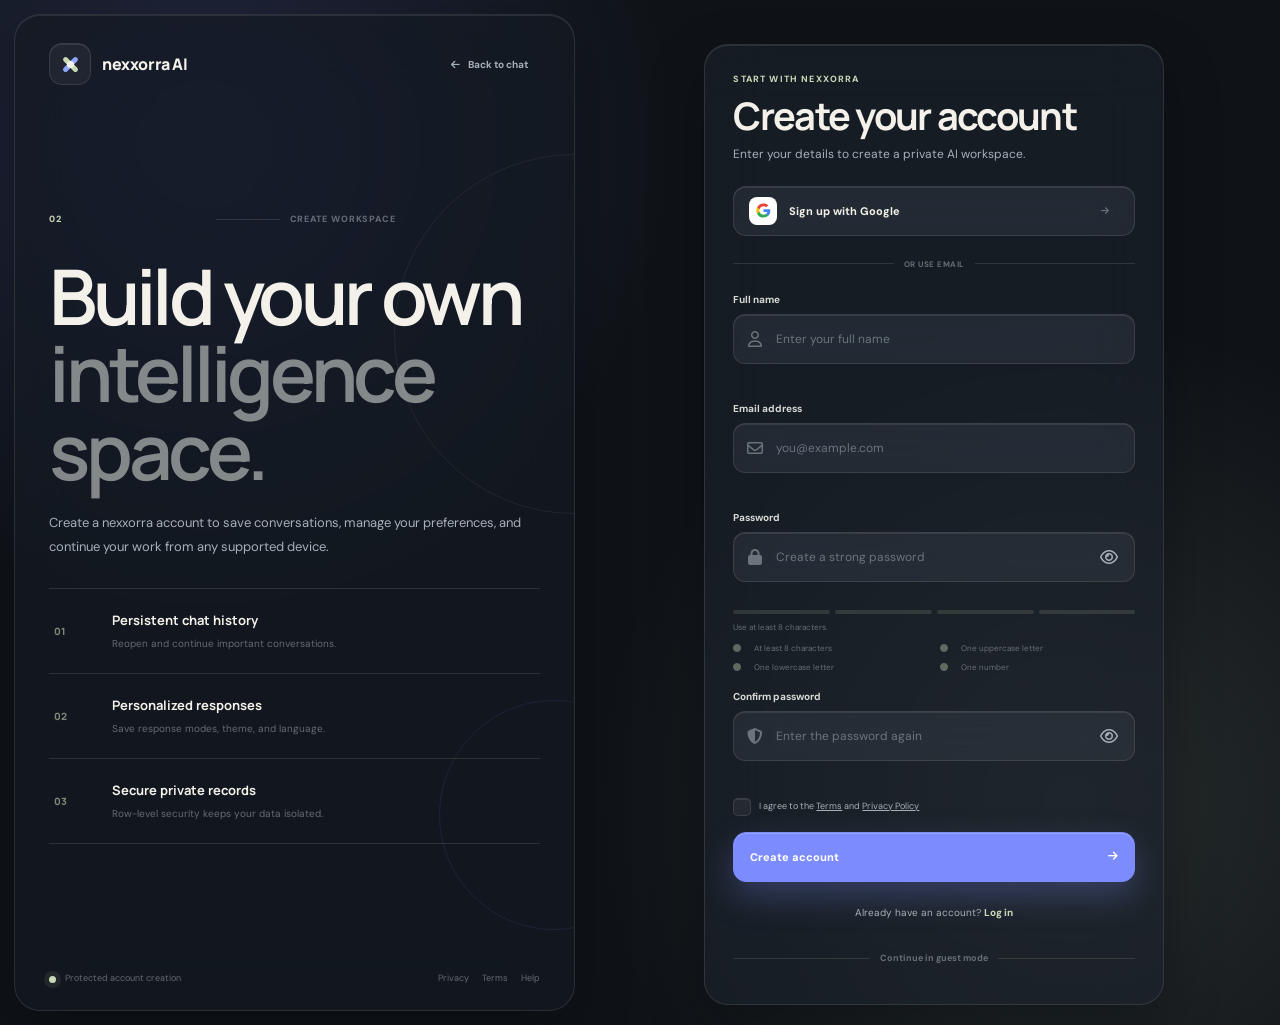
<file: signup.html>
<!DOCTYPE html>
<html lang="en">
<head>
    <meta charset="UTF-8">

    <meta
        name="viewport"
        content="width=device-width, initial-scale=1.0"
    >

    <meta
        name="description"
        content="Create a nexxorra AI account to save conversations, sync preferences, and access your AI workspace across devices."
    >

    <meta
        name="theme-color"
        content="#810B38"
    >

    <title>Create Account — nexxorra AI</title>

    <link
        rel="preconnect"
        href="https://fonts.googleapis.com"
    >

    <link
        rel="preconnect"
        href="https://fonts.gstatic.com"
        crossorigin
    >

    <link
        href="https://fonts.googleapis.com/css2?family=DM+Sans:wght@400;500;600;700&family=Manrope:wght@500;600;700;800&display=swap"
        rel="stylesheet"
    >

    <link
        rel="stylesheet"
        href="https://cdnjs.cloudflare.com/ajax/libs/font-awesome/6.7.2/css/all.min.css"
    >

    <link
        rel="stylesheet"
        href="nex.css"
    >

    <link
        rel="stylesheet"
        href="auth.css"
    >

    <link
        rel="stylesheet"
        href="responsive.css"
    >
</head>

<body class="auth-page">
    <noscript class="noscript-alert">
        JavaScript is required to create a nexxorra AI account.
    </noscript>

    <main class="auth-shell">

        <!-- =========================================
             LEFT BRAND PANEL
        ========================================== -->

        <section
            class="auth-brand-panel"
            aria-labelledby="signupPageTitle"
        >
            <header class="auth-brand-header">
                <a
                    class="auth-brand"
                    href="index.html"
                    aria-label="nexxorra AI home"
                >
                    <span class="auth-brand-symbol">
                        <span class="auth-symbol-line auth-symbol-line-one"></span>
                        <span class="auth-symbol-line auth-symbol-line-two"></span>
                        <span class="auth-symbol-core"></span>
                    </span>

                    <span class="auth-brand-name">
                        nexxorra AI
                    </span>
                </a>

                <a
                    class="auth-back-link"
                    href="index.html"
                >
                    <i
                        class="fa-solid fa-arrow-left"
                        aria-hidden="true"
                    ></i>

                    Back to chat
                </a>
            </header>

            <div class="auth-brand-content">
                <div class="auth-section-label">
                    <span>02</span>
                    <span class="auth-label-line"></span>
                    <span>Create workspace</span>
                </div>

                <h1 id="signupPageTitle">
                    Build your own
                    <span>intelligence space.</span>
                </h1>

                <p>
                    Create a nexxorra account to save conversations,
                    manage your preferences, and continue your work
                    from any supported device.
                </p>

                <div class="auth-benefit-list">
                    <article class="auth-benefit-item">
                        <span class="auth-benefit-number">
                            01
                        </span>

                        <div>
                            <strong>
                                Persistent chat history
                            </strong>

                            <p>
                                Reopen and continue important conversations.
                            </p>
                        </div>
                    </article>

                    <article class="auth-benefit-item">
                        <span class="auth-benefit-number">
                            02
                        </span>

                        <div>
                            <strong>
                                Personalized responses
                            </strong>

                            <p>
                                Save response modes, theme, and language.
                            </p>
                        </div>
                    </article>

                    <article class="auth-benefit-item">
                        <span class="auth-benefit-number">
                            03
                        </span>

                        <div>
                            <strong>
                                Secure private records
                            </strong>

                            <p>
                                Row-level security keeps your data isolated.
                            </p>
                        </div>
                    </article>
                </div>
            </div>

            <footer class="auth-brand-footer">
                <span class="auth-security-indicator">
                    <span></span>
                    Protected account creation
                </span>

                <nav aria-label="Legal links">
                    <a href="privacy.html">Privacy</a>
                    <a href="terms.html">Terms</a>
                    <a href="help.html">Help</a>
                </nav>
            </footer>
        </section>

        <!-- =========================================
             SIGNUP PANEL
        ========================================== -->

        <section class="auth-form-panel">
            <div class="auth-form-container">
                <header class="auth-form-header">
                    <span class="auth-form-kicker">
                        Start with nexxorra
                    </span>

                    <h2>
                        Create your account
                    </h2>

                    <p>
                        Enter your details to create a private AI workspace.
                    </p>
                </header>

                <!-- STATUS MESSAGE -->

                <div
                    class="auth-status"
                    id="signupStatus"
                    role="status"
                    aria-live="polite"
                    hidden
                >
                    <span class="auth-status-icon">
                        <i
                            class="fa-solid fa-circle-info"
                            aria-hidden="true"
                        ></i>
                    </span>

                    <div>
                        <strong id="signupStatusTitle">
                            Signup status
                        </strong>

                        <p id="signupStatusMessage"></p>
                    </div>
                </div>

                <!-- GOOGLE SIGNUP -->

                <button
                    class="oauth-button"
                    id="googleSignupButton"
                    type="button"
                >
                    <span class="oauth-icon">
                        <svg
                            viewBox="0 0 24 24"
                            aria-hidden="true"
                        >
                            <path
                                fill="#4285F4"
                                d="M21.6 12.23c0-.71-.06-1.39-.18-2.04H12v3.86h5.38a4.6 4.6 0 0 1-2 3.02v2.51h3.24c1.9-1.75 2.98-4.33 2.98-7.35Z"
                            />

                            <path
                                fill="#34A853"
                                d="M12 22c2.7 0 4.97-.9 6.62-2.42l-3.24-2.51c-.9.6-2.05.96-3.38.96-2.61 0-4.82-1.76-5.61-4.13H3.04v2.59A10 10 0 0 0 12 22Z"
                            />

                            <path
                                fill="#FBBC05"
                                d="M6.39 13.9A6.02 6.02 0 0 1 6.08 12c0-.66.11-1.3.31-1.9V7.51H3.04A10 10 0 0 0 2 12c0 1.61.38 3.13 1.04 4.49l3.35-2.59Z"
                            />

                            <path
                                fill="#EA4335"
                                d="M12 5.97c1.47 0 2.8.51 3.84 1.5l2.88-2.88C16.97 2.96 14.7 2 12 2a10 10 0 0 0-8.96 5.51l3.35 2.59C7.18 7.73 9.39 5.97 12 5.97Z"
                            />
                        </svg>
                    </span>

                    <span>
                        Sign up with Google
                    </span>

                    <i
                        class="fa-solid fa-arrow-right"
                        aria-hidden="true"
                    ></i>
                </button>

                <div
                    class="auth-divider"
                    aria-hidden="true"
                >
                    <span></span>
                    <small>or use email</small>
                    <span></span>
                </div>

                <!-- SIGNUP FORM -->

                <form
                    class="auth-form"
                    id="signupForm"
                    novalidate
                >
                    <div class="auth-field">
                        <label for="signupFullName">
                            Full name
                        </label>

                        <div class="auth-input-wrapper">
                            <span class="auth-input-icon">
                                <i
                                    class="fa-regular fa-user"
                                    aria-hidden="true"
                                ></i>
                            </span>

                            <input
                                id="signupFullName"
                                name="fullName"
                                type="text"
                                autocomplete="name"
                                placeholder="Enter your full name"
                                minlength="2"
                                maxlength="100"
                                aria-describedby="signupFullNameError"
                                required
                            >
                        </div>

                        <span
                            class="auth-field-error"
                            id="signupFullNameError"
                            aria-live="polite"
                        ></span>
                    </div>

                    <div class="auth-field">
                        <label for="signupEmail">
                            Email address
                        </label>

                        <div class="auth-input-wrapper">
                            <span class="auth-input-icon">
                                <i
                                    class="fa-regular fa-envelope"
                                    aria-hidden="true"
                                ></i>
                            </span>

                            <input
                                id="signupEmail"
                                name="email"
                                type="email"
                                inputmode="email"
                                autocomplete="email"
                                placeholder="you@example.com"
                                maxlength="254"
                                aria-describedby="signupEmailError"
                                required
                            >
                        </div>

                        <span
                            class="auth-field-error"
                            id="signupEmailError"
                            aria-live="polite"
                        ></span>
                    </div>

                    <div class="auth-field">
                        <label for="signupPassword">
                            Password
                        </label>

                        <div class="auth-input-wrapper">
                            <span class="auth-input-icon">
                                <i
                                    class="fa-solid fa-lock"
                                    aria-hidden="true"
                                ></i>
                            </span>

                            <input
                                id="signupPassword"
                                name="password"
                                type="password"
                                autocomplete="new-password"
                                placeholder="Create a strong password"
                                minlength="8"
                                maxlength="128"
                                aria-describedby="signupPasswordError signupPasswordStrength"
                                required
                            >

                            <button
                                class="password-toggle-button"
                                id="signupPasswordToggle"
                                type="button"
                                aria-label="Show password"
                                aria-pressed="false"
                            >
                                <i
                                    class="fa-regular fa-eye"
                                    aria-hidden="true"
                                ></i>
                            </button>
                        </div>

                        <span
                            class="auth-field-error"
                            id="signupPasswordError"
                            aria-live="polite"
                        ></span>

                        <div
                            class="password-strength"
                            id="signupPasswordStrength"
                            data-strength="empty"
                        >
                            <div
                                class="password-strength-bars"
                                aria-hidden="true"
                            >
                                <span></span>
                                <span></span>
                                <span></span>
                                <span></span>
                            </div>

                            <span
                                class="password-strength-text"
                                id="signupPasswordStrengthText"
                            >
                                Use at least 8 characters.
                            </span>
                        </div>

                        <ul
                            class="password-requirements"
                            aria-label="Password requirements"
                        >
                            <li
                                class="password-requirement"
                                id="passwordLengthRequirement"
                            >
                                <i
                                    class="fa-solid fa-circle"
                                    aria-hidden="true"
                                ></i>

                                At least 8 characters
                            </li>

                            <li
                                class="password-requirement"
                                id="passwordUppercaseRequirement"
                            >
                                <i
                                    class="fa-solid fa-circle"
                                    aria-hidden="true"
                                ></i>

                                One uppercase letter
                            </li>

                            <li
                                class="password-requirement"
                                id="passwordLowercaseRequirement"
                            >
                                <i
                                    class="fa-solid fa-circle"
                                    aria-hidden="true"
                                ></i>

                                One lowercase letter
                            </li>

                            <li
                                class="password-requirement"
                                id="passwordNumberRequirement"
                            >
                                <i
                                    class="fa-solid fa-circle"
                                    aria-hidden="true"
                                ></i>

                                One number
                            </li>
                        </ul>
                    </div>

                    <div class="auth-field">
                        <label for="signupConfirmPassword">
                            Confirm password
                        </label>

                        <div class="auth-input-wrapper">
                            <span class="auth-input-icon">
                                <i
                                    class="fa-solid fa-shield-halved"
                                    aria-hidden="true"
                                ></i>
                            </span>

                            <input
                                id="signupConfirmPassword"
                                name="confirmPassword"
                                type="password"
                                autocomplete="new-password"
                                placeholder="Enter the password again"
                                minlength="8"
                                maxlength="128"
                                aria-describedby="signupConfirmPasswordError"
                                required
                            >

                            <button
                                class="password-toggle-button"
                                id="signupConfirmPasswordToggle"
                                type="button"
                                aria-label="Show confirmation password"
                                aria-pressed="false"
                            >
                                <i
                                    class="fa-regular fa-eye"
                                    aria-hidden="true"
                                ></i>
                            </button>
                        </div>

                        <span
                            class="auth-field-error"
                            id="signupConfirmPasswordError"
                            aria-live="polite"
                        ></span>
                    </div>

                    <div class="auth-form-options">
                        <label class="auth-checkbox">
                            <input
                                id="acceptTerms"
                                name="acceptTerms"
                                type="checkbox"
                                required
                            >

                            <span class="auth-checkbox-box">
                                <i
                                    class="fa-solid fa-check"
                                    aria-hidden="true"
                                ></i>
                            </span>

                            <span>
                                I agree to the
                                <a href="terms.html">Terms</a>
                                and
                                <a href="privacy.html">Privacy Policy</a>
                            </span>
                        </label>
                    </div>

                    <button
                        class="auth-submit-button"
                        id="signupSubmitButton"
                        type="submit"
                    >
                        <span class="auth-submit-text">
                            Create account
                        </span>

                        <span
                            class="auth-submit-loader"
                            aria-hidden="true"
                            hidden
                        ></span>

                        <i
                            class="fa-solid fa-arrow-right"
                            aria-hidden="true"
                        ></i>
                    </button>
                </form>

                <p class="auth-switch-text">
                    Already have an account?

                    <a href="login.html">
                        Log in
                    </a>
                </p>

                <div class="auth-guest-option">
                    <span></span>

                    <a href="index.html">
                        Continue in guest mode
                    </a>

                    <span></span>
                </div>
            </div>

            <footer class="auth-mobile-footer">
                <a href="privacy.html">Privacy</a>
                <a href="terms.html">Terms</a>
                <a href="contact.html">Contact</a>
            </footer>
        </section>
    </main>

    <!-- =========================================
         PAGE LOADER
    ========================================== -->

    <div
        class="auth-page-loader"
        id="authPageLoader"
        role="status"
        aria-live="polite"
        hidden
    >
        <span class="auth-page-spinner"></span>

        <span id="authPageLoaderText">
            Creating your workspace
        </span>
    </div>

    <!-- =========================================
         TOAST REGION
    ========================================== -->

    <div
        class="toast-region"
        id="toastRegion"
        aria-live="polite"
        aria-atomic="true"
    ></div>

    <script
        type="module"
        src="config.js"
    ></script>

    <script
        type="module"
        src="supabase.js"
    ></script>

    <script
        type="module"
        src="auth.js"
    ></script>
</body>
</html>
</file>
<file: nex.css>
/* =========================================================
   nexxorra AI — GLOBAL DESIGN SYSTEM
   File: nex.css
========================================================= */


/* =========================================================
   1. DESIGN TOKENS
========================================================= */


:root {
    --bg-main: #0F1318;
    --bg-deep: #151A21;

    --surface: #1C232C;
    --surface-light: #252E39;
    --surface-soft: rgba(28, 35, 44, 0.78);

    --primary: #C9D8B6;
    --primary-hover: #D8E5C8;
    --primary-soft: rgba(201, 216, 182, 0.10);

    --secondary: #8FA6FF;
    --secondary-soft: rgba(143, 166, 255, 0.12);

    --accent: #7C8CFF;
    --accent-light: #9AA8FF;

    --text-main: #F4F1EA;
    --text-soft: #D7D9D4;
    --text-muted: #A7B0B8;
    --text-faint: rgba(167, 176, 184, 0.55);

    --border: rgba(201, 216, 182, 0.14);
    --border-strong: rgba(201, 216, 182, 0.28);

    --danger: #F09AA4;
    --danger-bg: rgba(240, 154, 164, 0.09);
    --danger-border: rgba(240, 154, 164, 0.22);

    --success: #A9C58F;
    --warning: #D8C68F;

    --shadow-small: 0 8px 24px rgba(3, 7, 10, 0.18);
    --shadow-medium: 0 18px 46px rgba(3, 7, 10, 0.28);
    --shadow-large: 0 30px 80px rgba(3, 7, 10, 0.42);

    --radius-small: 8px;
    --radius-medium: 12px;
    --radius-large: 18px;
    --radius-pill: 999px;

    --transition-fast: 150ms ease;
    --transition-normal: 220ms ease;

    --font-body: "DM Sans", sans-serif;
    --font-heading: "Manrope", sans-serif;

    --content-width: 1180px;
}


/* =========================================================
   2. LIGHT THEME TOKENS
========================================================= */

html[data-theme="light"] {
    --bg-main: #F6F4EE;
    --bg-deep: #ECE9E0;

    --surface: #FFFFFF;
    --surface-light: #F9F7F1;
    --surface-soft: rgba(255, 255, 255, 0.82);

    --primary: #607357;
    --primary-hover: #52654A;
    --primary-soft: rgba(96, 115, 87, 0.10);

    --secondary: #6478D8;
    --secondary-soft: rgba(100, 120, 216, 0.10);

    --accent: #5267CC;
    --accent-light: #6F82DE;

    --text-main: #20262B;
    --text-soft: #3A444C;
    --text-muted: #66727C;
    --text-faint: rgba(87, 99, 108, 0.55);

    --border: rgba(45, 57, 66, 0.12);
    --border-strong: rgba(45, 57, 66, 0.22);

    --danger: #B34D5A;
    --danger-bg: rgba(179, 77, 90, 0.08);
    --danger-border: rgba(179, 77, 90, 0.18);

    --success: #557745;
    --warning: #8C7534;

    --shadow-small: 0 8px 24px rgba(27, 34, 39, 0.07);
    --shadow-medium: 0 18px 46px rgba(27, 34, 39, 0.11);
    --shadow-large: 0 30px 80px rgba(27, 34, 39, 0.16);
}


/* =========================================================
   3. RESET
========================================================= */

*,
*::before,
*::after {
    box-sizing: border-box;
}

html {
    min-height: 100%;
    scroll-behavior: smooth;
    color-scheme: dark;
}

html[data-theme="light"] {
    color-scheme: light;
}

body {
    min-height: 100%;
    margin: 0;
    background: var(--bg-main);
    color: var(--text-main);
    font-family: var(--font-body);
    font-size: 16px;
    line-height: 1.5;
    text-rendering: optimizeLegibility;
    -webkit-font-smoothing: antialiased;
    -moz-osx-font-smoothing: grayscale;
}

body,
button,
input,
textarea,
select {
    font-family: var(--font-body);
}

button,
input,
textarea,
select {
    font: inherit;
}

button {
    padding: 0;
}

button,
a,
input,
textarea,
select {
    -webkit-tap-highlight-color: transparent;
}

button:not(:disabled),
a {
    cursor: pointer;
}

button:disabled {
    cursor: not-allowed;
}

img,
svg,
video,
canvas {
    display: block;
    max-width: 100%;
}

img {
    height: auto;
}

a {
    color: inherit;
}

p,
h1,
h2,
h3,
h4,
h5,
h6 {
    overflow-wrap: anywhere;
}

h1,
h2,
h3,
h4,
h5,
h6 {
    font-family: var(--font-heading);
}

ul,
ol {
    padding-left: 1.4rem;
}

input,
textarea,
select {
    min-width: 0;
}

textarea {
    resize: vertical;
}

table {
    border-spacing: 0;
}

::selection {
    background: rgba(201, 216, 182, 0.28);
    color: var(--text-main);
}


/* =========================================================
   4. SCROLLBARS
========================================================= */

* {
    scrollbar-width: thin;
    scrollbar-color:
        rgba(201, 216, 182, 0.2)
        transparent;
}

*::-webkit-scrollbar {
    width: 8px;
    height: 8px;
}

*::-webkit-scrollbar-track {
    background: transparent;
}

*::-webkit-scrollbar-thumb {
    border: 2px solid transparent;
    border-radius: var(--radius-pill);
    background: rgba(201, 216, 182, 0.2);
    background-clip: padding-box;
}

*::-webkit-scrollbar-thumb:hover {
    background: rgba(201, 216, 182, 0.34);
    background-clip: padding-box;
}


/* =========================================================
   5. TYPOGRAPHY
========================================================= */

.heading-display {
    margin: 0;
    color: var(--text-main);
    font-family: var(--font-heading);
    font-size: clamp(42px, 7vw, 78px);
    font-weight: 650;
    letter-spacing: -0.055em;
    line-height: 1;
}

.heading-large {
    margin: 0;
    color: var(--text-main);
    font-family: var(--font-heading);
    font-size: clamp(32px, 5vw, 54px);
    font-weight: 650;
    letter-spacing: -0.045em;
    line-height: 1.05;
}

.heading-medium {
    margin: 0;
    color: var(--text-main);
    font-family: var(--font-heading);
    font-size: clamp(24px, 4vw, 36px);
    font-weight: 650;
    letter-spacing: -0.035em;
    line-height: 1.15;
}

.heading-small {
    margin: 0;
    color: var(--text-main);
    font-family: var(--font-heading);
    font-size: 20px;
    font-weight: 700;
    letter-spacing: -0.025em;
    line-height: 1.25;
}

.text-large {
    color: var(--text-muted);
    font-size: 17px;
    line-height: 1.75;
}

.text-body {
    color: var(--text-muted);
    font-size: 14px;
    line-height: 1.75;
}

.text-small {
    color: var(--text-muted);
    font-size: 12px;
    line-height: 1.6;
}

.text-caption {
    color: var(--text-faint);
    font-size: 10px;
    line-height: 1.5;
}

.eyebrow {
    display: inline-flex;
    align-items: center;
    gap: 8px;
    color: var(--primary);
    font-size: 10px;
    font-weight: 800;
    letter-spacing: 0.13em;
    text-transform: uppercase;
}


/* =========================================================
   6. SHARED PAGE CONTAINER
========================================================= */

.page-shell {
    min-height: 100vh;
    min-height: 100dvh;
    background: var(--bg-main);
    color: var(--text-main);
}

.page-container {
    width: min(calc(100% - 40px), var(--content-width));
    margin-inline: auto;
}

.page-section {
    padding-block: 88px;
}

.page-section-small {
    padding-block: 56px;
}


/* =========================================================
   7. SHARED NAVBAR
========================================================= */

.site-navbar {
    position: sticky;
    top: 0;
    z-index: 100;
    min-height: 68px;
    border-bottom: 1px solid var(--border);
    background: rgba(21, 26, 33, 0.9);
    backdrop-filter: blur(14px);
    -webkit-backdrop-filter: blur(14px);
}

html[data-theme="light"] .site-navbar {
    background: rgba(246, 244, 238, 0.9);
}

.navbar-inner {
    width: min(calc(100% - 36px), var(--content-width));
    min-height: 68px;
    display: flex;
    align-items: center;
    justify-content: space-between;
    gap: 24px;
    margin-inline: auto;
}

.site-brand {
    display: inline-flex;
    align-items: center;
    gap: 10px;
    color: var(--text-main);
    text-decoration: none;
}

.site-brand-mark {
    position: relative;
    width: 38px;
    height: 38px;
    display: grid;
    place-items: center;
    border: 1px solid var(--border);
    border-radius: 12px;
    background: var(--surface);
}

.site-brand-mark::before,
.site-brand-mark::after {
    content: "";
    position: absolute;
    width: 18px;
    height: 5px;
    border-radius: var(--radius-pill);
}

.site-brand-mark::before {
    background: var(--primary);
    transform: rotate(45deg);
}

.site-brand-mark::after {
    background: var(--secondary);
    transform: rotate(-45deg);
}

.site-brand-core {
    position: relative;
    z-index: 2;
    width: 7px;
    height: 7px;
    border-radius: 50%;
    background: var(--text-main);
}

.site-brand-name {
    font-family: var(--font-heading);
    font-size: 16px;
    font-weight: 800;
    letter-spacing: -0.025em;
}

.site-nav-links {
    display: flex;
    align-items: center;
    gap: 5px;
    margin: 0;
    padding: 0;
    list-style: none;
}

.site-nav-links a {
    min-height: 39px;
    display: inline-flex;
    align-items: center;
    padding: 0 12px;
    border-radius: 9px;
    color: var(--text-muted);
    font-size: 12px;
    font-weight: 650;
    text-decoration: none;
    transition:
        color var(--transition-fast),
        background-color var(--transition-fast);
}

.site-nav-links a:hover,
.site-nav-links a.active {
    background: var(--primary-soft);
    color: var(--text-main);
}

.site-nav-actions {
    display: flex;
    align-items: center;
    gap: 8px;
}

.mobile-nav-toggle {
    display: none;
}


/* =========================================================
   8. BUTTONS
========================================================= */

.button {
    min-height: 44px;
    display: inline-flex;
    align-items: center;
    justify-content: center;
    gap: 9px;
    padding: 0 16px;
    border: 1px solid transparent;
    border-radius: 11px;
    cursor: pointer;
    font-size: 12px;
    font-weight: 750;
    line-height: 1;
    text-align: center;
    text-decoration: none;
    transition:
        transform var(--transition-fast),
        color var(--transition-fast),
        background-color var(--transition-fast),
        border-color var(--transition-fast),
        box-shadow var(--transition-fast);
}

.button:hover:not(:disabled) {
    transform: translateY(-1px);
}

.button:active:not(:disabled) {
    transform: translateY(0) scale(0.98);
}

.button-primary {
    border-color: var(--primary);
    background: var(--primary);
    color: var(--bg-deep);
    box-shadow: 0 8px 20px rgba(10, 15, 16, 0.14);
}

.button-primary:hover:not(:disabled) {
    border-color: var(--primary-hover);
    background: var(--primary-hover);
}

.button-secondary {
    border-color: var(--border);
    background: var(--surface);
    color: var(--text-main);
}

.button-secondary:hover:not(:disabled) {
    border-color: var(--border-strong);
    background: var(--surface-light);
}

.button-ghost {
    border-color: transparent;
    background: transparent;
    color: var(--text-muted);
}

.button-ghost:hover:not(:disabled) {
    border-color: var(--border);
    background: var(--primary-soft);
    color: var(--text-main);
}

.button-danger {
    border-color: var(--danger-border);
    background: var(--danger-bg);
    color: var(--danger);
}

.button-danger:hover:not(:disabled) {
    background: rgba(220, 105, 105, 0.14);
}

.button-small {
    min-height: 36px;
    padding-inline: 12px;
    border-radius: 9px;
    font-size: 10px;
}

.button-large {
    min-height: 50px;
    padding-inline: 21px;
    border-radius: 13px;
    font-size: 13px;
}

.button-icon {
    width: 42px;
    height: 42px;
    display: grid;
    place-items: center;
    padding: 0;
}

.button:disabled {
    opacity: 0.45;
    cursor: not-allowed;
    transform: none;
}


/* =========================================================
   9. FORMS
========================================================= */

.form {
    display: grid;
    gap: 18px;
}

.form-row {
    display: grid;
    grid-template-columns: repeat(2, minmax(0, 1fr));
    gap: 14px;
}

.form-group {
    min-width: 0;
    display: grid;
    gap: 8px;
}

.form-group label {
    color: var(--text-soft);
    font-size: 11px;
    font-weight: 700;
}

.form-group small {
    color: var(--text-faint);
    font-size: 9px;
    line-height: 1.5;
}

.form-control,
.form-select,
.form-textarea {
    width: 100%;
    border: 1px solid var(--border);
    border-radius: 11px;
    outline: 0;
    background: var(--surface);
    color: var(--text-main);
    transition:
        border-color var(--transition-fast),
        background-color var(--transition-fast),
        box-shadow var(--transition-fast);
}

.form-control,
.form-select {
    min-height: 46px;
    padding: 0 13px;
}

.form-textarea {
    min-height: 130px;
    padding: 12px 13px;
    resize: vertical;
}

.form-control::placeholder,
.form-textarea::placeholder {
    color: var(--text-faint);
}

.form-control:hover,
.form-select:hover,
.form-textarea:hover {
    border-color: rgba(201, 216, 182, 0.28);
}

.form-control:focus,
.form-select:focus,
.form-textarea:focus {
    border-color: rgba(201, 216, 182, 0.55);
    box-shadow: 0 0 0 3px rgba(201, 216, 182, 0.08);
}

.form-control[aria-invalid="true"],
.form-select[aria-invalid="true"],
.form-textarea[aria-invalid="true"] {
    border-color: var(--danger-border);
}

.form-error {
    color: var(--danger);
    font-size: 9px;
}

.form-success {
    color: var(--success);
    font-size: 9px;
}

.input-wrapper {
    position: relative;
}

.input-wrapper .form-control {
    padding-right: 44px;
}

.input-action {
    position: absolute;
    top: 50%;
    right: 7px;
    width: 34px;
    height: 34px;
    display: grid;
    place-items: center;
    border: 0;
    border-radius: 8px;
    background: transparent;
    color: var(--text-muted);
    transform: translateY(-50%);
}

.input-action:hover {
    background: var(--primary-soft);
    color: var(--text-main);
}


/* =========================================================
   10. CHECKBOXES AND TOGGLES
========================================================= */

.checkbox-row {
    display: flex;
    align-items: flex-start;
    gap: 10px;
}

.checkbox-row input {
    width: 17px;
    height: 17px;
    margin-top: 2px;
    accent-color: var(--primary);
}

.checkbox-row label {
    color: var(--text-muted);
    font-size: 11px;
    line-height: 1.55;
}

.toggle {
    position: relative;
    width: 46px;
    height: 26px;
    display: inline-block;
}

.toggle input {
    position: absolute;
    opacity: 0;
    pointer-events: none;
}

.toggle-slider {
    position: absolute;
    inset: 0;
    border: 1px solid var(--border);
    border-radius: var(--radius-pill);
    background: var(--surface);
    cursor: pointer;
    transition:
        background-color var(--transition-fast),
        border-color var(--transition-fast);
}

.toggle-slider::before {
    content: "";
    position: absolute;
    top: 4px;
    left: 4px;
    width: 16px;
    height: 16px;
    border-radius: 50%;
    background: var(--text-muted);
    transition:
        transform var(--transition-normal),
        background-color var(--transition-fast);
}

.toggle input:checked + .toggle-slider {
    border-color: var(--primary);
    background: var(--primary);
}

.toggle input:checked + .toggle-slider::before {
    background: var(--bg-deep);
    transform: translateX(20px);
}


/* =========================================================
   11. CARDS AND PANELS
========================================================= */

.panel {
    border: 1px solid var(--border);
    border-radius: var(--radius-large);
    background: var(--surface);
    box-shadow: var(--shadow-small);
}

.panel-soft {
    border: 1px solid var(--border);
    border-radius: var(--radius-large);
    background: rgba(28, 35, 44, 0.5);
}

.card {
    padding: 20px;
    border: 1px solid var(--border);
    border-radius: 15px;
    background: var(--surface);
    transition:
        transform var(--transition-fast),
        border-color var(--transition-fast),
        background-color var(--transition-fast);
}

.card:hover {
    border-color: rgba(201, 216, 182, 0.3);
    transform: translateY(-2px);
}

.card-title {
    margin: 0;
    color: var(--text-main);
    font-family: var(--font-heading);
    font-size: 16px;
    font-weight: 700;
}

.card-text {
    margin: 8px 0 0;
    color: var(--text-muted);
    font-size: 12px;
    line-height: 1.7;
}


/* =========================================================
   12. BADGES AND STATUS
========================================================= */

.badge {
    min-height: 25px;
    display: inline-flex;
    align-items: center;
    gap: 6px;
    padding: 0 8px;
    border: 1px solid var(--border);
    border-radius: var(--radius-pill);
    background: var(--primary-soft);
    color: var(--primary);
    font-size: 8px;
    font-weight: 800;
    letter-spacing: 0.04em;
}

.status-dot {
    width: 7px;
    height: 7px;
    flex-shrink: 0;
    border-radius: 50%;
    background: var(--primary);
}

.status-online {
    background: var(--success);
}

.status-warning {
    background: var(--warning);
}

.status-danger {
    background: var(--danger);
}


/* =========================================================
   13. DROPDOWNS
========================================================= */

.dropdown {
    position: relative;
}

.dropdown-menu {
    position: absolute;
    top: calc(100% + 9px);
    right: 0;
    z-index: 200;
    min-width: 210px;
    padding: 6px;
    border: 1px solid var(--border);
    border-radius: 13px;
    background: var(--bg-deep);
    box-shadow: var(--shadow-medium);
    animation: dropdown-open 150ms ease both;
}

.dropdown-item {
    width: 100%;
    min-height: 38px;
    display: grid;
    grid-template-columns: 20px minmax(0, 1fr);
    align-items: center;
    gap: 8px;
    padding: 0 10px;
    border: 0;
    border-radius: 8px;
    background: transparent;
    color: var(--text-muted);
    font-size: 10px;
    text-align: left;
    text-decoration: none;
}

.dropdown-item:hover {
    background: var(--primary-soft);
    color: var(--text-main);
}

.dropdown-divider {
    height: 1px;
    margin: 5px;
    background: var(--border);
}


/* =========================================================
   14. MODALS
========================================================= */

.modal {
    position: fixed;
    inset: 0;
    z-index: 500;
    display: grid;
    place-items: center;
    padding: 20px;
}

.modal-overlay {
    position: absolute;
    inset: 0;
    border: 0;
    background: rgba(7, 11, 12, 0.68);
    backdrop-filter: blur(4px);
    -webkit-backdrop-filter: blur(4px);
}

.modal-content {
    position: relative;
    z-index: 1;
    width: min(100%, 500px);
    max-height: min(88vh, 720px);
    overflow-y: auto;
    padding: 21px;
    border: 1px solid var(--border);
    border-radius: 18px;
    background: var(--bg-deep);
    box-shadow: var(--shadow-large);
    animation: modal-open 180ms ease both;
}

.modal-header {
    display: flex;
    align-items: flex-start;
    justify-content: space-between;
    gap: 18px;
    margin-bottom: 18px;
}

.modal-title {
    margin: 0;
    color: var(--text-main);
    font-family: var(--font-heading);
    font-size: 20px;
    letter-spacing: -0.025em;
}

.modal-close {
    width: 34px;
    height: 34px;
    display: grid;
    place-items: center;
    border: 1px solid transparent;
    border-radius: 9px;
    background: transparent;
    color: var(--text-muted);
}

.modal-close:hover {
    border-color: var(--border);
    background: var(--primary-soft);
    color: var(--text-main);
}


/* =========================================================
   15. ALERTS
========================================================= */

.alert {
    display: grid;
    grid-template-columns: 30px minmax(0, 1fr);
    align-items: flex-start;
    gap: 10px;
    padding: 12px;
    border: 1px solid var(--border);
    border-radius: 11px;
    font-size: 11px;
    line-height: 1.6;
}

.alert-icon {
    width: 30px;
    height: 30px;
    display: grid;
    place-items: center;
    border-radius: 8px;
}

.alert-info {
    background: var(--secondary-soft);
    color: var(--text-muted);
}

.alert-info .alert-icon {
    background: rgba(124, 140, 255, 0.14);
    color: var(--primary);
}

.alert-success {
    border-color: rgba(201, 216, 182, 0.22);
    background: rgba(201, 216, 182, 0.08);
    color: var(--text-muted);
}

.alert-success .alert-icon {
    background: rgba(201, 216, 182, 0.12);
    color: var(--success);
}

.alert-error {
    border-color: var(--danger-border);
    background: var(--danger-bg);
    color: var(--text-muted);
}

.alert-error .alert-icon {
    background: rgba(220, 105, 105, 0.12);
    color: var(--danger);
}


/* =========================================================
   16. LOADING STATES
========================================================= */

.spinner {
    width: 20px;
    height: 20px;
    border: 2px solid rgba(201, 216, 182, 0.18);
    border-top-color: var(--primary);
    border-radius: 50%;
    animation: spinner-rotate 700ms linear infinite;
}

.loading-line {
    height: 9px;
    border-radius: var(--radius-pill);
    background:
        linear-gradient(
            90deg,
            rgba(201, 216, 182, 0.05),
            rgba(201, 216, 182, 0.14),
            rgba(201, 216, 182, 0.05)
        );
    background-size: 220% 100%;
    animation: skeleton-move 1.3s ease-in-out infinite;
}

.loading-card {
    display: grid;
    gap: 9px;
    padding: 16px;
    border: 1px solid var(--border);
    border-radius: 13px;
    background: var(--surface);
}


/* =========================================================
   17. EMPTY STATES
========================================================= */

.empty-state {
    min-height: 260px;
    display: grid;
    place-items: center;
    align-content: center;
    gap: 10px;
    padding: 28px;
    text-align: center;
}

.empty-state-icon {
    width: 50px;
    height: 50px;
    display: grid;
    place-items: center;
    border: 1px solid var(--border);
    border-radius: 15px;
    background: var(--primary-soft);
    color: var(--primary);
}

.empty-state h3 {
    margin: 0;
    color: var(--text-main);
    font-size: 15px;
}

.empty-state p {
    max-width: 420px;
    margin: 0;
    color: var(--text-muted);
    font-size: 11px;
    line-height: 1.65;
}


/* =========================================================
   18. TABLES
========================================================= */

.table-wrapper {
    width: 100%;
    overflow-x: auto;
    border: 1px solid var(--border);
    border-radius: 14px;
}

.data-table {
    width: 100%;
    border-collapse: collapse;
    background: var(--surface);
}

.data-table th,
.data-table td {
    padding: 13px 15px;
    border-bottom: 1px solid var(--border);
    color: var(--text-muted);
    font-size: 11px;
    text-align: left;
    white-space: nowrap;
}

.data-table th {
    color: var(--text-main);
    font-size: 9px;
    font-weight: 800;
    letter-spacing: 0.07em;
    text-transform: uppercase;
}

.data-table tr:last-child td {
    border-bottom: 0;
}

.data-table tbody tr:hover {
    background: var(--primary-soft);
}


/* =========================================================
   19. FOOTER
========================================================= */

.site-footer {
    border-top: 1px solid var(--border);
    background: var(--bg-deep);
}

.footer-inner {
    width: min(calc(100% - 40px), var(--content-width));
    min-height: 80px;
    display: flex;
    align-items: center;
    justify-content: space-between;
    gap: 24px;
    margin-inline: auto;
}

.footer-copy {
    color: var(--text-faint);
    font-size: 9px;
}

.footer-links {
    display: flex;
    align-items: center;
    gap: 13px;
}

.footer-links a {
    color: var(--text-faint);
    font-size: 9px;
    text-decoration: none;
}

.footer-links a:hover {
    color: var(--text-muted);
}


/* =========================================================
   20. ACCESSIBILITY HELPERS
========================================================= */

.sr-only {
    position: absolute !important;
    width: 1px !important;
    height: 1px !important;
    overflow: hidden !important;
    margin: -1px !important;
    padding: 0 !important;
    border: 0 !important;
    clip: rect(0, 0, 0, 0) !important;
    clip-path: inset(50%) !important;
    white-space: nowrap !important;
}

.focus-ring:focus-visible,
button:focus-visible,
a:focus-visible,
input:focus-visible,
textarea:focus-visible,
select:focus-visible,
[tabindex]:focus-visible {
    outline: 2px solid var(--primary);
    outline-offset: 2px;
}


/* =========================================================
   21. UTILITIES
========================================================= */

.hidden,
[hidden] {
    display: none !important;
}

.flex {
    display: flex;
}

.inline-flex {
    display: inline-flex;
}

.grid {
    display: grid;
}

.items-center {
    align-items: center;
}

.justify-center {
    justify-content: center;
}

.justify-between {
    justify-content: space-between;
}

.text-center {
    text-align: center;
}

.text-left {
    text-align: left;
}

.text-right {
    text-align: right;
}

.text-main {
    color: var(--text-main);
}

.text-muted {
    color: var(--text-muted);
}

.text-primary {
    color: var(--primary);
}

.text-danger {
    color: var(--danger);
}

.bg-surface {
    background: var(--surface);
}

.border {
    border: 1px solid var(--border);
}

.rounded-small {
    border-radius: var(--radius-small);
}

.rounded-medium {
    border-radius: var(--radius-medium);
}

.rounded-large {
    border-radius: var(--radius-large);
}

.rounded-pill {
    border-radius: var(--radius-pill);
}

.shadow-small {
    box-shadow: var(--shadow-small);
}

.shadow-medium {
    box-shadow: var(--shadow-medium);
}

.w-full {
    width: 100%;
}

.max-w-content {
    width: min(100%, var(--content-width));
}

.mx-auto {
    margin-inline: auto;
}

.mt-0 {
    margin-top: 0;
}

.mb-0 {
    margin-bottom: 0;
}

.gap-small {
    gap: 8px;
}

.gap-medium {
    gap: 14px;
}

.gap-large {
    gap: 22px;
}


/* =========================================================
   22. SHARED ANIMATIONS
========================================================= */

@keyframes dropdown-open {
    from {
        opacity: 0;
        transform: translateY(-6px) scale(0.985);
    }

    to {
        opacity: 1;
        transform: translateY(0) scale(1);
    }
}

@keyframes modal-open {
    from {
        opacity: 0;
        transform: translateY(12px) scale(0.98);
    }

    to {
        opacity: 1;
        transform: translateY(0) scale(1);
    }
}

@keyframes spinner-rotate {
    to {
        transform: rotate(360deg);
    }
}

@keyframes skeleton-move {
    from {
        background-position: 100% 0;
    }

    to {
        background-position: -120% 0;
    }
}


/* =========================================================
   23. TABLET RESPONSIVE
========================================================= */

@media (max-width: 900px) {
    .page-section {
        padding-block: 68px;
    }

    .site-nav-links {
        position: fixed;
        top: 68px;
        right: 14px;
        left: 14px;
        z-index: 150;
        display: none;
        align-items: stretch;
        padding: 10px;
        border: 1px solid var(--border);
        border-radius: 14px;
        background: var(--bg-deep);
        box-shadow: var(--shadow-medium);
    }

    .site-navbar.nav-open .site-nav-links {
        display: grid;
    }

    .site-nav-links a {
        min-height: 43px;
    }

    .mobile-nav-toggle {
        width: 40px;
        height: 40px;
        display: grid;
        place-items: center;
        border: 1px solid var(--border);
        border-radius: 10px;
        background: var(--surface);
        color: var(--text-main);
    }

    .form-row {
        grid-template-columns: 1fr;
    }
}


/* =========================================================
   24. MOBILE RESPONSIVE
========================================================= */

@media (max-width: 600px) {
    :root {
        --content-width: 100%;
    }

    .page-container {
        width: min(calc(100% - 24px), var(--content-width));
    }

    .page-section {
        padding-block: 52px;
    }

    .page-section-small {
        padding-block: 38px;
    }

    .navbar-inner {
        width: calc(100% - 20px);
        gap: 10px;
    }

    .site-brand-name {
        font-size: 14px;
    }

    .site-nav-actions .button:not(.button-icon) {
        display: none;
    }

    .footer-inner {
        min-height: 100px;
        flex-direction: column;
        justify-content: center;
        gap: 10px;
        text-align: center;
    }

    .footer-links {
        flex-wrap: wrap;
        justify-content: center;
    }

    .modal {
        align-items: end;
        padding: 10px;
    }

    .modal-content {
        width: 100%;
        max-height: 88dvh;
        border-radius: 18px 18px 12px 12px;
    }

    .button-large {
        min-height: 48px;
    }

    .hide-mobile {
        display: none !important;
    }
}


/* =========================================================
   25. REDUCED MOTION
========================================================= */

@media (prefers-reduced-motion: reduce) {
    *,
    *::before,
    *::after {
        scroll-behavior: auto !important;
        animation-duration: 0.01ms !important;
        animation-iteration-count: 1 !important;
        transition-duration: 0.01ms !important;
    }
}
/* =========================================================
   NEXXORRA — FULL GLASSMORPHISM LAYER
========================================================= */

:root {
    --glass-bg: rgba(28, 35, 44, 0.58);
    --glass-bg-strong: rgba(21, 26, 33, 0.76);
    --glass-bg-soft: rgba(255, 255, 255, 0.055);
    --glass-border: rgba(244, 241, 234, 0.11);
    --glass-border-strong: rgba(201, 216, 182, 0.22);
    --glass-highlight: inset 0 1px 0 rgba(255, 255, 255, 0.09);
    --glass-shadow: 0 20px 55px rgba(2, 6, 10, 0.30);
    --glass-shadow-soft: 0 10px 30px rgba(2, 6, 10, 0.20);
    --glass-blur: blur(22px) saturate(135%);
    --glass-blur-heavy: blur(30px) saturate(145%);
}

html[data-theme="light"] {
    --glass-bg: rgba(255, 255, 255, 0.62);
    --glass-bg-strong: rgba(246, 244, 238, 0.80);
    --glass-bg-soft: rgba(255, 255, 255, 0.45);
    --glass-border: rgba(32, 38, 43, 0.10);
    --glass-border-strong: rgba(82, 103, 204, 0.18);
    --glass-highlight: inset 0 1px 0 rgba(255, 255, 255, 0.78);
    --glass-shadow: 0 20px 55px rgba(27, 34, 39, 0.13);
    --glass-shadow-soft: 0 10px 30px rgba(27, 34, 39, 0.09);
}

body,
.page-shell,
.auth-page {
    background:
        radial-gradient(circle at 12% 8%, rgba(124, 140, 255, 0.15), transparent 34%),
        radial-gradient(circle at 88% 14%, rgba(201, 216, 182, 0.11), transparent 31%),
        radial-gradient(circle at 52% 100%, rgba(143, 166, 255, 0.09), transparent 38%),
        var(--bg-main);
    background-attachment: fixed;
}

.site-navbar,
.panel,
.panel-soft,
.card,
.dropdown-menu,
.modal-content,
.toast,
.alert,
.form-control,
.form-select,
.form-textarea {
    border-color: var(--glass-border);
    background: var(--glass-bg);
    box-shadow: var(--glass-highlight), var(--glass-shadow-soft);
    backdrop-filter: var(--glass-blur);
    -webkit-backdrop-filter: var(--glass-blur);
}

.site-navbar {
    background: var(--glass-bg-strong);
}

.button-secondary,
.button-ghost:hover:not(:disabled),
.input-action:hover,
.dropdown-item:hover {
    border-color: var(--glass-border);
    background: var(--glass-bg-soft);
}

.button-primary {
    box-shadow:
        inset 0 1px 0 rgba(255, 255, 255, 0.18),
        0 12px 30px rgba(124, 140, 255, 0.24);
}

.form-control:focus,
.form-select:focus,
.form-textarea:focus {
    background: var(--glass-bg-strong);
    box-shadow:
        0 0 0 3px rgba(124, 140, 255, 0.13),
        var(--glass-highlight),
        var(--glass-shadow-soft);
}
</file>
<file: style.css>
/* =========================================================
   nexxorra AI — ORIGINAL APPLICATION LAYOUT
   INDEX.HTML ONLY
========================================================= */


/* =========================================================
   1. APPLICATION FRAME
========================================================= */

.nexxorra-app {
    min-height: 100vh;
    min-height: 100dvh;
    overflow: hidden;
    background: var(--bg-main, #7C8CFF);
    color: var(--text-main, #F4F1EA);
}

.nexxorra-shell {
    width: 100%;
    min-height: 100vh;
    min-height: 100dvh;
    display: grid;
    grid-template-columns: 76px minmax(0, 1fr);
    overflow: hidden;
}

.noscript-alert {
    position: fixed;
    top: 14px;
    left: 50%;
    z-index: 1000;
    padding: 10px 16px;
    border: 1px solid rgba(240, 150, 150, 0.25);
    border-radius: 10px;
    background: #3A2026;
    color: #FFE8EA;
    font-size: 13px;
    transform: translateX(-50%);
}

.skip-link {
    position: fixed;
    top: 12px;
    left: 12px;
    z-index: 1000;
    padding: 10px 14px;
    border-radius: 9px;
    background: var(--primary, #F4F1EA);
    color: var(--bg-deep, #151A21);
    font-weight: 700;
    text-decoration: none;
    transform: translateY(-150%);
    transition: transform 160ms ease;
}

.skip-link:focus {
    transform: translateY(0);
}


/* =========================================================
   2. COMMAND RAIL
========================================================= */

.command-rail {
    position: relative;
    z-index: 120;
    min-height: 0;
    display: flex;
    flex-direction: column;
    justify-content: space-between;
    padding: 16px 12px;
    border-right: 1px solid var(--border, rgba(201, 216, 182, 0.18));
    background: var(--bg-deep, #151A21);
}

.rail-top,
.rail-bottom {
    display: grid;
    justify-items: center;
    gap: 8px;
}

.nexxorra-symbol {
    display: grid;
    place-items: center;
    margin-bottom: 12px;
    text-decoration: none;
}

.symbol-frame {
    position: relative;
    width: 44px;
    height: 44px;
    display: grid;
    place-items: center;
    border: 1px solid rgba(201, 216, 182, 0.25);
    border-radius: 14px;
    background: var(--surface, #1C232C);
    box-shadow:
        inset 0 1px 0 rgba(255, 255, 255, 0.05),
        0 10px 24px rgba(10, 15, 16, 0.16);
}

.symbol-line {
    position: absolute;
    width: 20px;
    height: 5px;
    border-radius: 999px;
}

.symbol-line-one {
    background: var(--primary, #F4F1EA);
    transform: rotate(45deg);
}

.symbol-line-two {
    background: var(--secondary, #F8F7F2);
    transform: rotate(-45deg);
}

.symbol-core {
    position: relative;
    z-index: 2;
    width: 7px;
    height: 7px;
    border-radius: 50%;
    background: var(--text-main, #F4F1EA);
}

.rail-action {
    position: relative;
    width: 46px;
    height: 46px;
    display: grid;
    place-items: center;
    border: 1px solid transparent;
    border-radius: 13px;
    background: transparent;
    color: rgba(201, 216, 182, 0.7);
    cursor: pointer;
    text-decoration: none;
    transition:
        background-color 150ms ease,
        border-color 150ms ease,
        color 150ms ease,
        transform 150ms ease;
}

.rail-action::after {
    content: attr(data-label);
    position: absolute;
    top: 50%;
    left: calc(100% + 12px);
    z-index: 300;
    width: max-content;
    padding: 7px 9px;
    border: 1px solid rgba(201, 216, 182, 0.16);
    border-radius: 8px;
    background: var(--bg-deep, #151A21);
    color: var(--text-main, #F4F1EA);
    font-size: 10px;
    font-weight: 700;
    opacity: 0;
    pointer-events: none;
    transform: translate(-5px, -50%);
    transition:
        opacity 140ms ease,
        transform 140ms ease;
}

.rail-action:hover::after,
.rail-action:focus-visible::after {
    opacity: 1;
    transform: translate(0, -50%);
}

.rail-action:hover {
    border-color: rgba(201, 216, 182, 0.13);
    background: rgba(201, 216, 182, 0.07);
    color: var(--text-main, #F4F1EA);
    transform: translateY(-1px);
}

.rail-action.active {
    border-color: rgba(201, 216, 182, 0.22);
    background: var(--surface, #1C232C);
    color: var(--primary, #F4F1EA);
}

.rail-new-chat {
    background: var(--primary, #F4F1EA);
    color: var(--bg-deep, #151A21);
}

.rail-new-chat:hover {
    border-color: transparent;
    background: #D8E5C8;
    color: var(--bg-deep, #151A21);
}

.rail-separator {
    width: 26px;
    height: 1px;
    margin: 5px 0;
    background: rgba(201, 216, 182, 0.14);
}

.rail-notification {
    position: absolute;
    top: 4px;
    right: 3px;
    min-width: 17px;
    height: 17px;
    display: grid;
    place-items: center;
    padding: 0 4px;
    border: 2px solid var(--bg-deep, #151A21);
    border-radius: 999px;
    background: var(--primary, #F4F1EA);
    color: var(--bg-deep, #151A21);
    font-size: 8px;
    font-weight: 800;
}

.rail-profile {
    width: 43px;
    height: 43px;
    display: grid;
    place-items: center;
    border: 1px solid rgba(201, 216, 182, 0.22);
    border-radius: 14px;
    background: var(--surface-light, #F8F7F2);
    color: var(--text-main, #F4F1EA);
    cursor: pointer;
    font-size: 12px;
    font-weight: 800;
}


/* =========================================================
   3. MEMORY TRAY
========================================================= */

.memory-tray {
    position: fixed;
    top: 0;
    bottom: 0;
    left: 76px;
    z-index: 110;
    width: 350px;
    display: grid;
    grid-template-rows: auto auto minmax(0, 1fr) auto;
    padding: 24px 18px 18px;
    border-right: 1px solid var(--border, rgba(201, 216, 182, 0.18));
    background: var(--bg-deep, #151A21);
    box-shadow: 24px 0 60px rgba(8, 12, 13, 0.2);
    opacity: 0;
    pointer-events: none;
    transform: translateX(-24px);
    transition:
        opacity 180ms ease,
        transform 220ms ease;
}

.nexxorra-shell.memory-open .memory-tray {
    opacity: 1;
    pointer-events: auto;
    transform: translateX(0);
}

.memory-tray-header {
    display: flex;
    align-items: flex-start;
    justify-content: space-between;
    gap: 20px;
}

.section-kicker {
    display: block;
    margin-bottom: 7px;
    color: var(--primary, #F4F1EA);
    font-size: 9px;
    font-weight: 800;
    letter-spacing: 0.14em;
    text-transform: uppercase;
}

.memory-tray-header h2 {
    margin: 0;
    font-family: "Manrope", sans-serif;
    font-size: 21px;
    letter-spacing: -0.035em;
}

.tray-close-button {
    width: 36px;
    height: 36px;
    display: grid;
    place-items: center;
    border: 1px solid transparent;
    border-radius: 10px;
    background: transparent;
    color: var(--text-muted, #F8F7F2);
    cursor: pointer;
}

.tray-close-button:hover {
    border-color: rgba(201, 216, 182, 0.13);
    background: rgba(201, 216, 182, 0.07);
    color: var(--text-main, #F4F1EA);
}

.memory-search {
    min-height: 46px;
    display: grid;
    grid-template-columns: 18px minmax(0, 1fr) auto;
    align-items: center;
    gap: 9px;
    margin: 22px 0 16px;
    padding: 0 12px;
    border: 1px solid rgba(201, 216, 182, 0.16);
    border-radius: 12px;
    background: var(--surface, #1C232C);
    color: rgba(201, 216, 182, 0.58);
}

.memory-search:focus-within {
    border-color: rgba(201, 216, 182, 0.46);
    box-shadow: 0 0 0 3px rgba(201, 216, 182, 0.07);
}

.memory-search input {
    min-width: 0;
    border: 0;
    outline: 0;
    background: transparent;
    color: var(--text-main, #F4F1EA);
    font: inherit;
    font-size: 12px;
}

.memory-search input::placeholder {
    color: rgba(201, 216, 182, 0.5);
}

.memory-search kbd {
    padding: 3px 6px;
    border: 1px solid rgba(201, 216, 182, 0.13);
    border-radius: 6px;
    background: rgba(21, 26, 33, 0.35);
    color: rgba(201, 216, 182, 0.52);
    font: inherit;
    font-size: 9px;
}

.memory-list {
    min-height: 0;
    overflow-y: auto;
    padding-right: 2px;
    scrollbar-width: thin;
    scrollbar-color: rgba(201, 216, 182, 0.2) transparent;
}

.memory-item {
    position: relative;
    display: grid;
    grid-template-columns: minmax(0, 1fr) 34px;
    align-items: center;
    margin-bottom: 7px;
    border: 1px solid transparent;
    border-radius: 13px;
    transition:
        border-color 150ms ease,
        background-color 150ms ease;
}

.memory-item:hover {
    border-color: rgba(201, 216, 182, 0.11);
    background: rgba(201, 216, 182, 0.05);
}

.memory-item.active {
    border-color: rgba(201, 216, 182, 0.19);
    background: var(--surface, #1C232C);
}

.memory-open-button {
    min-width: 0;
    min-height: 67px;
    display: grid;
    grid-template-columns: 31px minmax(0, 1fr) auto;
    align-items: center;
    gap: 10px;
    padding: 9px 4px 9px 10px;
    border: 0;
    background: transparent;
    color: inherit;
    cursor: pointer;
    text-align: left;
}

.memory-index {
    color: rgba(201, 216, 182, 0.65);
    font-family: "Manrope", sans-serif;
    font-size: 10px;
    font-weight: 800;
}

.memory-copy {
    min-width: 0;
    display: grid;
    gap: 4px;
}

.memory-copy strong,
.memory-copy small {
    overflow: hidden;
    text-overflow: ellipsis;
    white-space: nowrap;
}

.memory-copy strong {
    color: var(--text-main, #F4F1EA);
    font-size: 11px;
}

.memory-copy small {
    color: rgba(201, 216, 182, 0.52);
    font-size: 9px;
}

.memory-open-button time {
    color: rgba(201, 216, 182, 0.43);
    font-size: 8px;
}

.memory-options-button {
    width: 31px;
    height: 31px;
    display: grid;
    place-items: center;
    border: 0;
    border-radius: 8px;
    background: transparent;
    color: rgba(201, 216, 182, 0.55);
    cursor: pointer;
    opacity: 0;
    transition:
        opacity 150ms ease,
        background-color 150ms ease;
}

.memory-item:hover .memory-options-button,
.memory-options-button:focus-visible {
    opacity: 1;
}

.memory-options-button:hover {
    background: rgba(201, 216, 182, 0.08);
    color: var(--text-main, #F4F1EA);
}

.memory-empty {
    display: grid;
    place-items: center;
    align-content: center;
    gap: 8px;
    color: var(--text-muted, #F8F7F2);
    text-align: center;
}

.memory-empty-symbol {
    width: 46px;
    height: 46px;
    display: grid;
    place-items: center;
    border: 1px solid rgba(201, 216, 182, 0.15);
    border-radius: 14px;
    background: rgba(201, 216, 182, 0.06);
}

.memory-empty strong {
    font-size: 12px;
}

.memory-empty p {
    margin: 0;
    color: rgba(201, 216, 182, 0.5);
    font-size: 10px;
}

.memory-tray-footer {
    display: grid;
    gap: 11px;
    padding-top: 15px;
    border-top: 1px solid rgba(201, 216, 182, 0.13);
}

.memory-sync-state {
    display: grid;
    grid-template-columns: 9px minmax(0, 1fr);
    align-items: center;
    gap: 10px;
}

.sync-indicator {
    width: 8px;
    height: 8px;
    border-radius: 50%;
    background: var(--primary, #F4F1EA);
    box-shadow: 0 0 0 4px rgba(201, 216, 182, 0.08);
}

.memory-sync-state div {
    min-width: 0;
    display: grid;
    gap: 2px;
}

.memory-sync-state strong {
    font-size: 10px;
}

.memory-sync-state span {
    color: rgba(201, 216, 182, 0.5);
    font-size: 8px;
}

.memory-login-link {
    min-height: 39px;
    display: flex;
    align-items: center;
    justify-content: space-between;
    padding: 0 12px;
    border: 1px solid rgba(201, 216, 182, 0.18);
    border-radius: 10px;
    background: rgba(201, 216, 182, 0.08);
    color: var(--primary, #F4F1EA);
    font-size: 10px;
    font-weight: 700;
    text-decoration: none;
}


/* =========================================================
   4. PRODUCT STAGE
========================================================= */

.product-stage {
    position: relative;
    min-width: 0;
    min-height: 0;
    display: grid;
    grid-template-rows: 74px minmax(0, 1fr) auto;
    overflow: hidden;
    background:
        linear-gradient(
            90deg,
            rgba(201, 216, 182, 0.025) 1px,
            transparent 1px
        ),
        var(--bg-main, #7C8CFF);
    background-size: 72px 100%;
}


/* =========================================================
   5. FLOATING CONVERSATION DOCK
========================================================= */

.conversation-dock {
    position: relative;
    z-index: 60;
    min-width: 0;
    display: flex;
    align-items: center;
    justify-content: space-between;
    gap: 18px;
    margin: 12px 18px 0;
    padding: 0 12px 0 16px;
    border: 1px solid rgba(201, 216, 182, 0.14);
    border-radius: 16px;
    background: rgba(21, 26, 33, 0.86);
    box-shadow:
        0 16px 36px rgba(10, 14, 15, 0.12),
        inset 0 1px 0 rgba(255, 255, 255, 0.04);
    backdrop-filter: blur(13px);
    -webkit-backdrop-filter: blur(13px);
}

.dock-left,
.dock-right {
    min-width: 0;
    display: flex;
    align-items: center;
}

.dock-left {
    flex: 1;
    gap: 11px;
}

.dock-right {
    flex-shrink: 0;
    gap: 5px;
}

.mobile-memory-button {
    display: none;
}

.dock-identity {
    min-width: 0;
    display: grid;
    grid-template-columns: 8px minmax(0, 1fr);
    align-items: center;
    gap: 10px;
}

.dock-status-dot {
    width: 7px;
    height: 7px;
    border-radius: 50%;
    background: var(--primary, #F4F1EA);
    box-shadow: 0 0 0 5px rgba(201, 216, 182, 0.08);
}

.dock-identity div {
    min-width: 0;
}

.dock-label {
    display: block;
    color: rgba(201, 216, 182, 0.46);
    font-size: 8px;
    font-weight: 700;
    letter-spacing: 0.08em;
    text-transform: uppercase;
}

.dock-identity h1 {
    max-width: min(44vw, 540px);
    margin: 2px 0 0;
    overflow: hidden;
    color: var(--text-main, #F4F1EA);
    font-family: "Manrope", sans-serif;
    font-size: 13px;
    font-weight: 700;
    text-overflow: ellipsis;
    white-space: nowrap;
}

.dock-icon-button {
    width: 36px;
    height: 36px;
    display: grid;
    place-items: center;
    border: 1px solid transparent;
    border-radius: 10px;
    background: transparent;
    color: rgba(201, 216, 182, 0.62);
    cursor: pointer;
    transition:
        border-color 150ms ease,
        background-color 150ms ease,
        color 150ms ease,
        transform 150ms ease;
}

.dock-icon-button:hover {
    border-color: rgba(201, 216, 182, 0.12);
    background: rgba(201, 216, 182, 0.07);
    color: var(--text-main, #F4F1EA);
    transform: translateY(-1px);
}

.model-chip {
    min-height: 34px;
    display: inline-flex;
    align-items: center;
    gap: 8px;
    margin-right: 4px;
    padding: 0 11px;
    border: 1px solid rgba(201, 216, 182, 0.14);
    border-radius: 999px;
    background: rgba(201, 216, 182, 0.06);
    color: var(--text-muted, #F8F7F2);
    font-size: 9px;
    font-weight: 700;
}

.model-chip-mark {
    width: 6px;
    height: 6px;
    border-radius: 50%;
    background: var(--primary, #F4F1EA);
}

.account-menu {
    position: relative;
}

.account-trigger {
    min-height: 40px;
    display: flex;
    align-items: center;
    gap: 6px;
    padding: 4px 7px 4px 4px;
    border: 1px solid transparent;
    border-radius: 12px;
    background: transparent;
    color: rgba(201, 216, 182, 0.58);
    cursor: pointer;
}

.account-trigger:hover,
.account-trigger[aria-expanded="true"] {
    border-color: rgba(201, 216, 182, 0.13);
    background: rgba(201, 216, 182, 0.07);
}

.account-avatar {
    width: 31px;
    height: 31px;
    display: grid;
    place-items: center;
    border: 1px solid rgba(201, 216, 182, 0.21);
    border-radius: 9px;
    background: var(--surface-light, #F8F7F2);
    color: var(--text-main, #F4F1EA);
    font-size: 10px;
    font-weight: 800;
}

.account-trigger i {
    font-size: 8px;
}

.account-dropdown {
    position: absolute;
    top: calc(100% + 10px);
    right: 0;
    z-index: 200;
    width: 238px;
    padding: 7px;
    border: 1px solid rgba(201, 216, 182, 0.17);
    border-radius: 14px;
    background: var(--bg-deep, #151A21);
    box-shadow: 0 22px 54px rgba(8, 12, 13, 0.32);
    animation: dropdown-enter 150ms ease both;
}

.account-dropdown-header {
    display: grid;
    grid-template-columns: 40px minmax(0, 1fr);
    align-items: center;
    gap: 10px;
    padding: 8px;
}

.account-large-avatar {
    width: 40px;
    height: 40px;
    display: grid;
    place-items: center;
    border: 1px solid rgba(201, 216, 182, 0.2);
    border-radius: 11px;
    background: var(--surface-light, #F8F7F2);
    font-size: 11px;
    font-weight: 800;
}

.account-dropdown-header div {
    min-width: 0;
    display: grid;
    gap: 2px;
}

.account-dropdown-header strong,
.account-dropdown-header span {
    overflow: hidden;
    text-overflow: ellipsis;
    white-space: nowrap;
}

.account-dropdown-header strong {
    font-size: 11px;
}

.account-dropdown-header span {
    color: rgba(201, 216, 182, 0.52);
    font-size: 8px;
}

.dropdown-divider {
    height: 1px;
    margin: 5px;
    background: rgba(201, 216, 182, 0.12);
}

.account-dropdown a {
    min-height: 38px;
    display: grid;
    grid-template-columns: 20px minmax(0, 1fr);
    align-items: center;
    gap: 8px;
    padding: 0 10px;
    border-radius: 9px;
    color: var(--text-muted, #F8F7F2);
    font-size: 10px;
    text-decoration: none;
}

.account-dropdown a:hover {
    background: rgba(201, 216, 182, 0.07);
    color: var(--text-main, #F4F1EA);
}


/* =========================================================
   6. CHAT CANVAS
========================================================= */

.chat-canvas {
    position: relative;
    min-width: 0;
    min-height: 0;
    overflow-x: hidden;
    overflow-y: auto;
    padding: 50px 38px 90px;
    scroll-behavior: smooth;
    scrollbar-width: thin;
    scrollbar-color: rgba(201, 216, 182, 0.18) transparent;
}

.chat-canvas::-webkit-scrollbar {
    width: 8px;
}

.chat-canvas::-webkit-scrollbar-thumb {
    border: 2px solid transparent;
    border-radius: 999px;
    background: rgba(201, 216, 182, 0.17);
    background-clip: padding-box;
}

.canvas-grid-line {
    position: fixed;
    top: 86px;
    bottom: 170px;
    width: 1px;
    pointer-events: none;
    background: linear-gradient(
        to bottom,
        transparent,
        rgba(201, 216, 182, 0.08) 15%,
        rgba(201, 216, 182, 0.08) 85%,
        transparent
    );
}

.canvas-grid-line-left {
    left: calc(50% - 470px);
}

.canvas-grid-line-right {
    right: calc(50% - 470px);
}


/* =========================================================
   7. WELCOME ORIGIN
========================================================= */

.conversation-origin {
    width: min(100%, 900px);
    min-height: 100%;
    display: grid;
    align-content: center;
    gap: 31px;
    margin: 0 auto;
    padding: 34px 0 60px;
}

.origin-label {
    display: grid;
    grid-template-columns: auto 70px auto;
    align-items: center;
    gap: 11px;
    color: rgba(201, 216, 182, 0.5);
    font-size: 9px;
    font-weight: 700;
    letter-spacing: 0.09em;
    text-transform: uppercase;
}

.origin-number {
    color: var(--primary, #F4F1EA);
}

.origin-line {
    height: 1px;
    background: rgba(201, 216, 182, 0.2);
}

.origin-heading {
    max-width: 780px;
}

.origin-heading p {
    margin: 0 0 11px;
    color: var(--primary, #F4F1EA);
    font-size: 11px;
    font-weight: 700;
}

.origin-heading h2 {
    margin: 0;
    color: var(--text-main, #F4F1EA);
    font-family: "Manrope", sans-serif;
    font-size: clamp(40px, 6vw, 74px);
    font-weight: 600;
    letter-spacing: -0.055em;
    line-height: 1.02;
}

.origin-heading h2 span {
    display: block;
    color: rgba(244, 247, 242, 0.52);
}

.prompt-paths {
    width: min(100%, 780px);
    border-top: 1px solid rgba(201, 216, 182, 0.14);
}

.prompt-path {
    width: 100%;
    min-height: 82px;
    display: grid;
    grid-template-columns: 50px minmax(0, 1fr) 44px;
    align-items: center;
    gap: 14px;
    padding: 0 9px;
    border: 0;
    border-bottom: 1px solid rgba(201, 216, 182, 0.14);
    background: transparent;
    color: var(--text-main, #F4F1EA);
    cursor: pointer;
    text-align: left;
    transition:
        padding-left 170ms ease,
        background-color 170ms ease;
}

.prompt-path:hover {
    padding-left: 17px;
    background: rgba(201, 216, 182, 0.045);
}

.prompt-path-number {
    color: rgba(201, 216, 182, 0.55);
    font-family: "Manrope", sans-serif;
    font-size: 10px;
    font-weight: 800;
}

.prompt-path-content {
    min-width: 0;
    display: grid;
    gap: 5px;
}

.prompt-path-content strong {
    font-family: "Manrope", sans-serif;
    font-size: 14px;
}

.prompt-path-content small {
    color: rgba(201, 216, 182, 0.55);
    font-size: 10px;
}

.prompt-path-arrow {
    width: 36px;
    height: 36px;
    display: grid;
    place-items: center;
    border: 1px solid rgba(201, 216, 182, 0.14);
    border-radius: 50%;
    color: rgba(201, 216, 182, 0.6);
    transition:
        background-color 150ms ease,
        border-color 150ms ease,
        color 150ms ease,
        transform 150ms ease;
}

.prompt-path:hover .prompt-path-arrow {
    border-color: var(--primary, #F4F1EA);
    background: var(--primary, #F4F1EA);
    color: var(--bg-deep, #151A21);
    transform: translateX(3px);
}

.origin-footnote {
    display: flex;
    align-items: center;
    gap: 10px;
    color: rgba(201, 216, 182, 0.46);
    font-size: 9px;
}

.origin-pulse {
    width: 7px;
    height: 7px;
    border-radius: 50%;
    background: var(--primary, #F4F1EA);
    animation: soft-pulse 1.8s ease-in-out infinite;
}


/* =========================================================
   8. CONVERSATION TURNS
========================================================= */

.conversation-stream {
    width: min(100%, 900px);
    margin: 0 auto;
}

.user-turn,
.ai-turn {
    position: relative;
    display: grid;
    grid-template-columns: 48px minmax(0, 1fr);
    gap: 22px;
    padding: 34px 0;
    border-bottom: 1px solid rgba(201, 216, 182, 0.11);
    animation: turn-enter 220ms ease both;
}

.turn-index {
    width: 36px;
    height: 36px;
    display: grid;
    place-items: center;
    border: 1px solid rgba(201, 216, 182, 0.17);
    border-radius: 11px;
    background: rgba(201, 216, 182, 0.05);
    color: rgba(201, 216, 182, 0.65);
    font-family: "Manrope", sans-serif;
    font-size: 8px;
    font-weight: 800;
    letter-spacing: 0.05em;
}

.ai-turn .turn-index {
    border-color: rgba(201, 216, 182, 0.26);
    background: var(--accent, #151A21);
    color: var(--primary, #F4F1EA);
}

.turn-main {
    min-width: 0;
}

.turn-header {
    min-height: 32px;
    display: flex;
    align-items: flex-start;
    justify-content: space-between;
    gap: 16px;
    margin-bottom: 13px;
}

.turn-header > div:first-child {
    display: flex;
    align-items: center;
    gap: 8px;
}

.turn-header strong {
    color: var(--text-main, #F4F1EA);
    font-size: 11px;
}

.turn-header time,
.turn-header span {
    color: rgba(201, 216, 182, 0.45);
    font-size: 8px;
}

.message-model {
    padding: 2px 6px;
    border: 1px solid rgba(201, 216, 182, 0.12);
    border-radius: 999px;
}

.turn-actions {
    display: flex;
    gap: 4px;
    opacity: 0;
    transform: translateY(-3px);
    transition:
        opacity 150ms ease,
        transform 150ms ease;
}

.user-turn:hover .turn-actions,
.ai-turn:hover .turn-actions,
.turn-actions:focus-within {
    opacity: 1;
    transform: translateY(0);
}

.turn-action {
    width: 31px;
    height: 31px;
    display: grid;
    place-items: center;
    border: 1px solid transparent;
    border-radius: 8px;
    background: transparent;
    color: rgba(201, 216, 182, 0.55);
    cursor: pointer;
}

.turn-action:hover {
    border-color: rgba(201, 216, 182, 0.12);
    background: rgba(201, 216, 182, 0.06);
    color: var(--text-main, #F4F1EA);
}

.user-turn-content {
    max-width: 720px;
    padding: 15px 17px;
    border: 1px solid rgba(201, 216, 182, 0.16);
    border-radius: 4px 15px 15px 15px;
    background: var(--surface-light, #F8F7F2);
    color: var(--text-main, #F4F1EA);
    font-size: 13px;
    line-height: 1.7;
}

.ai-turn-content {
    color: var(--text-main, #F4F1EA);
    font-size: 14px;
    line-height: 1.8;
}

.ai-turn-content > :first-child {
    margin-top: 0;
}

.ai-turn-content > :last-child {
    margin-bottom: 0;
}

.ai-turn-content p {
    margin: 0 0 14px;
}

.ai-turn-content h1,
.ai-turn-content h2,
.ai-turn-content h3,
.ai-turn-content h4 {
    margin: 25px 0 10px;
    font-family: "Manrope", sans-serif;
    line-height: 1.3;
}

.ai-turn-content h1 {
    font-size: 23px;
}

.ai-turn-content h2 {
    font-size: 20px;
}

.ai-turn-content h3 {
    font-size: 17px;
}

.ai-turn-content h4 {
    font-size: 14px;
}

.ai-turn-content ul,
.ai-turn-content ol {
    margin: 12px 0 17px;
    padding-left: 22px;
}

.ai-turn-content li {
    margin: 7px 0;
}

.ai-turn-content blockquote {
    margin: 17px 0;
    padding: 12px 16px;
    border-left: 2px solid var(--primary, #F4F1EA);
    background: rgba(201, 216, 182, 0.05);
    color: var(--text-muted, #F8F7F2);
}

.ai-turn-content a {
    color: #C9D8B6;
    text-underline-offset: 3px;
}

.ai-turn-content :not(pre) > code {
    padding: 2px 6px;
    border: 1px solid rgba(201, 216, 182, 0.13);
    border-radius: 5px;
    background: rgba(21, 26, 33, 0.7);
    color: #D8E5C8;
}

.ai-turn-content table {
    width: 100%;
    display: block;
    overflow-x: auto;
    margin: 18px 0;
    border-collapse: collapse;
}

.ai-turn-content th,
.ai-turn-content td {
    padding: 10px 12px;
    border: 1px solid rgba(201, 216, 182, 0.13);
    white-space: nowrap;
}

.ai-turn-content th {
    background: rgba(201, 216, 182, 0.06);
}

.response-evaluation {
    display: flex;
    align-items: center;
    gap: 5px;
    margin-top: 17px;
    color: rgba(201, 216, 182, 0.42);
    font-size: 8px;
}

.response-evaluation button {
    width: 29px;
    height: 29px;
    display: grid;
    place-items: center;
    border: 1px solid transparent;
    border-radius: 8px;
    background: transparent;
    color: rgba(201, 216, 182, 0.48);
    cursor: pointer;
}

.response-evaluation button:hover {
    border-color: rgba(201, 216, 182, 0.12);
    background: rgba(201, 216, 182, 0.06);
    color: var(--text-main, #F4F1EA);
}


/* =========================================================
   9. CODE BLOCK
========================================================= */

.nexxorra-code-block {
    overflow: hidden;
    margin: 19px 0;
    border: 1px solid rgba(201, 216, 182, 0.14);
    border-radius: 13px;
    background: #101418;
}

.nexxorra-code-block header {
    min-height: 42px;
    display: flex;
    align-items: center;
    justify-content: space-between;
    padding: 0 12px 0 15px;
    border-bottom: 1px solid rgba(201, 216, 182, 0.11);
    background: rgba(28, 35, 44, 0.38);
}

.code-language {
    color: rgba(201, 216, 182, 0.58);
    font-size: 9px;
    font-weight: 800;
    letter-spacing: 0.08em;
    text-transform: uppercase;
}

.copy-code-button {
    min-height: 29px;
    display: inline-flex;
    align-items: center;
    gap: 7px;
    padding: 0 9px;
    border: 1px solid transparent;
    border-radius: 7px;
    background: transparent;
    color: var(--text-muted, #F8F7F2);
    cursor: pointer;
    font-size: 9px;
}

.copy-code-button:hover {
    border-color: rgba(201, 216, 182, 0.13);
    background: rgba(201, 216, 182, 0.06);
    color: var(--text-main, #F4F1EA);
}

.nexxorra-code-block pre {
    margin: 0;
    overflow-x: auto;
    padding: 17px;
}

.nexxorra-code-block code {
    color: #E4EADD;
    font-family: Consolas, "SFMono-Regular", monospace;
    font-size: 12px;
    line-height: 1.7;
}


/* =========================================================
   10. TYPING INDICATOR
========================================================= */

.typing-turn {
    width: min(100%, 900px);
    margin: 0 auto;
}

.thinking-line {
    min-height: 38px;
    display: flex;
    align-items: center;
    gap: 6px;
}

.thinking-line span {
    width: 7px;
    height: 7px;
    border-radius: 50%;
    background: var(--primary, #F4F1EA);
    animation: thinking-dot 1.1s ease-in-out infinite;
}

.thinking-line span:nth-child(2) {
    animation-delay: 140ms;
}

.thinking-line span:nth-child(3) {
    animation-delay: 280ms;
}


/* =========================================================
   11. COMMAND DECK
========================================================= */

.command-deck {
    position: relative;
    z-index: 50;
    padding: 8px 22px 9px;
    background:
        linear-gradient(
            to bottom,
            rgba(39, 51, 56, 0),
            rgba(39, 51, 56, 0.94) 22px,
            var(--bg-main, #7C8CFF) 52px
        );
}

.command-form {
    position: relative;
    width: min(100%, 920px);
    margin: 0 auto;
    border: 1px solid rgba(201, 216, 182, 0.2);
    border-radius: 18px;
    background: var(--surface, #1C232C);
    box-shadow:
        0 22px 54px rgba(9, 14, 15, 0.2),
        inset 0 1px 0 rgba(255, 255, 255, 0.04);
    transition:
        border-color 150ms ease,
        box-shadow 150ms ease;
}

.command-form:focus-within {
    border-color: rgba(201, 216, 182, 0.5);
    box-shadow:
        0 22px 54px rgba(9, 14, 15, 0.24),
        0 0 0 3px rgba(201, 216, 182, 0.07);
}

.command-form-main {
    min-height: 78px;
    display: grid;
    grid-template-columns: auto minmax(0, 1fr) auto;
    align-items: stretch;
    gap: 8px;
    padding: 8px;
}

.command-form-side {
    display: flex;
    align-items: flex-end;
    gap: 3px;
    padding-bottom: 2px;
}

.command-tool {
    width: 39px;
    height: 39px;
    display: grid;
    place-items: center;
    border: 1px solid transparent;
    border-radius: 10px;
    background: transparent;
    color: var(--text-muted, #F8F7F2);
    cursor: pointer;
    transition:
        border-color 150ms ease,
        background-color 150ms ease,
        color 150ms ease;
}

.command-tool:hover {
    border-color: rgba(201, 216, 182, 0.13);
    background: rgba(201, 216, 182, 0.07);
    color: var(--text-main, #F4F1EA);
}

.command-tool[aria-pressed="true"] {
    border-color: rgba(201, 216, 182, 0.27);
    background: rgba(201, 216, 182, 0.1);
    color: var(--primary, #F4F1EA);
}

.command-input {
    min-width: 0;
    display: grid;
    align-content: center;
    gap: 4px;
}

.command-input textarea {
    width: 100%;
    min-height: 39px;
    max-height: 190px;
    overflow-y: auto;
    resize: none;
    padding: 8px 3px 3px;
    border: 0;
    border-radius: 10px;
    outline: 0;
    background: transparent;
    color: var(--text-main, #F4F1EA);
    font-family: inherit;
    font-size: 14px;
    line-height: 1.55;
}

.command-input textarea::placeholder {
    color: rgba(201, 216, 182, 0.5);
}

.input-metadata {
    display: flex;
    align-items: center;
    gap: 10px;
    color: rgba(201, 216, 182, 0.4);
    font-size: 8px;
}

.response-mode-button {
    min-height: 27px;
    display: inline-flex;
    align-items: center;
    gap: 7px;
    padding: 0 8px;
    border: 1px solid transparent;
    border-radius: 7px;
    background: transparent;
    color: var(--text-muted, #F8F7F2);
    cursor: pointer;
    font-size: 8px;
    font-weight: 700;
}

.response-mode-button:hover {
    border-color: rgba(201, 216, 182, 0.12);
    background: rgba(201, 216, 182, 0.06);
}

.response-mode-dot {
    width: 6px;
    height: 6px;
    border-radius: 50%;
    background: var(--primary, #F4F1EA);
}

.send-command-button {
    min-width: 92px;
    align-self: stretch;
    display: inline-flex;
    align-items: center;
    justify-content: center;
    gap: 10px;
    border: 0;
    border-radius: 13px;
    background: var(--primary, #F4F1EA);
    color: var(--bg-deep, #151A21);
    cursor: pointer;
    font-size: 11px;
    font-weight: 800;
    transition:
        background-color 150ms ease,
        transform 150ms ease,
        opacity 150ms ease;
}

.send-command-button:hover:not(:disabled) {
    background: #D8E5C8;
    transform: translateY(-1px);
}

.send-command-button:disabled {
    background: rgba(201, 216, 182, 0.17);
    color: rgba(201, 216, 182, 0.35);
    cursor: not-allowed;
}

.response-mode-menu {
    position: absolute;
    right: 8px;
    bottom: calc(100% + 9px);
    z-index: 180;
    width: 270px;
    padding: 6px;
    border: 1px solid rgba(201, 216, 182, 0.17);
    border-radius: 13px;
    background: var(--bg-deep, #151A21);
    box-shadow: 0 20px 50px rgba(8, 12, 13, 0.32);
    animation: dropdown-enter 150ms ease both;
}

.response-mode-option {
    width: 100%;
    min-height: 59px;
    display: grid;
    grid-template-columns: 30px minmax(0, 1fr);
    align-items: center;
    gap: 8px;
    padding: 7px 9px;
    border: 1px solid transparent;
    border-radius: 9px;
    background: transparent;
    color: var(--text-main, #F4F1EA);
    cursor: pointer;
    text-align: left;
}

.response-mode-option:hover,
.response-mode-option.active {
    border-color: rgba(201, 216, 182, 0.12);
    background: rgba(201, 216, 182, 0.07);
}

.response-mode-option > span {
    color: rgba(201, 216, 182, 0.58);
    font-family: "Manrope", sans-serif;
    font-size: 9px;
    font-weight: 800;
}

.response-mode-option div {
    min-width: 0;
    display: grid;
    gap: 3px;
}

.response-mode-option strong {
    font-size: 10px;
}

.response-mode-option small {
    color: rgba(201, 216, 182, 0.5);
    font-size: 8px;
}

.generation-strip {
    width: min(100%, 920px);
    min-height: 34px;
    display: flex;
    align-items: center;
    justify-content: space-between;
    margin: 0 auto 8px;
    padding: 0 5px;
    color: rgba(201, 216, 182, 0.6);
    font-size: 9px;
}

.generation-copy {
    display: flex;
    align-items: center;
    gap: 9px;
}

.generation-wave {
    width: 26px;
    height: 7px;
    border-radius: 999px;
    background: linear-gradient(
        90deg,
        rgba(201, 216, 182, 0.2),
        var(--primary, #F4F1EA),
        rgba(201, 216, 182, 0.2)
    );
    background-size: 200% 100%;
    animation: generation-wave 1.2s linear infinite;
}

.stop-response-button {
    min-height: 30px;
    display: inline-flex;
    align-items: center;
    gap: 7px;
    padding: 0 10px;
    border: 1px solid rgba(201, 216, 182, 0.15);
    border-radius: 8px;
    background: var(--surface, #1C232C);
    color: var(--text-main, #F4F1EA);
    cursor: pointer;
    font-size: 9px;
}

.jump-latest-button {
    position: absolute;
    right: 27px;
    bottom: calc(100% + 10px);
    min-height: 36px;
    display: inline-flex;
    align-items: center;
    gap: 8px;
    padding: 0 11px;
    border: 1px solid rgba(201, 216, 182, 0.17);
    border-radius: 999px;
    background: var(--surface, #1C232C);
    color: var(--text-main, #F4F1EA);
    cursor: pointer;
    font-size: 9px;
    box-shadow: 0 12px 28px rgba(9, 14, 15, 0.2);
}

.attachment-strip {
    display: flex;
    gap: 8px;
    overflow-x: auto;
    padding: 9px 9px 0;
}

.attachment-token {
    min-width: 190px;
    max-width: 250px;
    display: grid;
    grid-template-columns: 31px minmax(0, 1fr) 28px;
    align-items: center;
    gap: 8px;
    padding: 7px;
    border: 1px solid rgba(201, 216, 182, 0.13);
    border-radius: 10px;
    background: rgba(21, 26, 33, 0.4);
}

.attachment-token-icon {
    width: 31px;
    height: 31px;
    display: grid;
    place-items: center;
    border-radius: 8px;
    background: rgba(201, 216, 182, 0.07);
    color: var(--primary, #F4F1EA);
}

.attachment-token-copy {
    min-width: 0;
    display: grid;
    gap: 2px;
}

.attachment-token-copy strong,
.attachment-token-copy small {
    overflow: hidden;
    text-overflow: ellipsis;
    white-space: nowrap;
}

.attachment-token-copy strong {
    font-size: 9px;
}

.attachment-token-copy small {
    color: rgba(201, 216, 182, 0.48);
    font-size: 8px;
}

.remove-attachment-button {
    width: 28px;
    height: 28px;
    display: grid;
    place-items: center;
    border: 0;
    border-radius: 7px;
    background: transparent;
    color: rgba(201, 216, 182, 0.5);
    cursor: pointer;
}

.remove-attachment-button:hover {
    background: rgba(230, 120, 120, 0.08);
    color: #e9a2a2;
}

.stage-footer {
    width: min(100%, 920px);
    display: flex;
    align-items: center;
    justify-content: space-between;
    gap: 16px;
    margin: 6px auto 0;
    color: rgba(201, 216, 182, 0.38);
    font-size: 8px;
}

.stage-footer nav {
    display: flex;
    gap: 11px;
}

.stage-footer a {
    color: inherit;
    text-decoration: none;
}

.stage-footer a:hover {
    color: var(--text-muted, #F8F7F2);
}


/* =========================================================
   12. MODALS
========================================================= */

.nexxorra-modal {
    position: fixed;
    inset: 0;
    z-index: 500;
    display: grid;
    place-items: center;
    padding: 18px;
}

.modal-backdrop {
    position: absolute;
    inset: 0;
    width: 100%;
    height: 100%;
    border: 0;
    background: rgba(7, 11, 12, 0.68);
    backdrop-filter: blur(4px);
    -webkit-backdrop-filter: blur(4px);
}

.modal-panel {
    position: relative;
    z-index: 1;
    width: min(100%, 480px);
    padding: 20px;
    border: 1px solid rgba(201, 216, 182, 0.19);
    border-radius: 18px;
    background: var(--bg-deep, #151A21);
    box-shadow: 0 28px 74px rgba(5, 9, 10, 0.45);
    animation: modal-enter 180ms ease both;
}

.modal-panel-small {
    width: min(100%, 410px);
}

.modal-heading {
    display: flex;
    align-items: flex-start;
    justify-content: space-between;
    gap: 18px;
    margin-bottom: 18px;
}

.modal-heading span {
    color: var(--primary, #F4F1EA);
    font-size: 8px;
    font-weight: 800;
    letter-spacing: 0.12em;
    text-transform: uppercase;
}

.modal-heading h2,
.delete-modal-copy h2 {
    margin: 5px 0 0;
    font-family: "Manrope", sans-serif;
    font-size: 20px;
    letter-spacing: -0.03em;
}

.modal-close {
    width: 34px;
    height: 34px;
    display: grid;
    place-items: center;
    border: 1px solid transparent;
    border-radius: 9px;
    background: transparent;
    color: var(--text-muted, #F8F7F2);
    cursor: pointer;
}

.modal-close:hover {
    border-color: rgba(201, 216, 182, 0.13);
    background: rgba(201, 216, 182, 0.06);
}

.modal-panel form {
    display: grid;
    gap: 10px;
}

.modal-panel label {
    color: var(--text-muted, #F8F7F2);
    font-size: 10px;
    font-weight: 700;
}

.modal-panel input {
    min-height: 46px;
    padding: 0 13px;
    border: 1px solid rgba(201, 216, 182, 0.16);
    border-radius: 11px;
    outline: 0;
    background: var(--surface, #1C232C);
    color: var(--text-main, #F4F1EA);
    font: inherit;
    font-size: 12px;
}

.modal-panel input:focus {
    border-color: rgba(201, 216, 182, 0.48);
    box-shadow: 0 0 0 3px rgba(201, 216, 182, 0.07);
}

.modal-actions {
    display: flex;
    justify-content: flex-end;
    gap: 9px;
    margin-top: 10px;
}

.primary-button,
.secondary-button,
.danger-button {
    min-height: 41px;
    display: inline-flex;
    align-items: center;
    justify-content: center;
    padding: 0 15px;
    border-radius: 10px;
    cursor: pointer;
    font: inherit;
    font-size: 10px;
    font-weight: 800;
}

.primary-button {
    border: 1px solid var(--primary, #F4F1EA);
    background: var(--primary, #F4F1EA);
    color: var(--bg-deep, #151A21);
}

.secondary-button {
    border: 1px solid rgba(201, 216, 182, 0.15);
    background: transparent;
    color: var(--text-muted, #F8F7F2);
}

.danger-button {
    border: 1px solid rgba(230, 130, 130, 0.22);
    background: rgba(230, 130, 130, 0.1);
    color: #edb0b0;
}

.delete-modal-icon {
    width: 52px;
    height: 52px;
    display: grid;
    place-items: center;
    margin: 0 auto 13px;
    border: 1px solid rgba(230, 130, 130, 0.2);
    border-radius: 15px;
    background: rgba(230, 130, 130, 0.08);
    color: #e9a7a7;
}

.delete-modal-copy {
    text-align: center;
}

.delete-modal-copy p {
    margin: 10px 0 19px;
    color: var(--text-muted, #F8F7F2);
    font-size: 11px;
    line-height: 1.6;
}


/* =========================================================
   13. CONTEXT MENU, LOADER AND TOASTS
========================================================= */

.conversation-context-menu {
    position: fixed;
    z-index: 350;
    width: 160px;
    padding: 6px;
    border: 1px solid rgba(201, 216, 182, 0.16);
    border-radius: 11px;
    background: var(--bg-deep, #151A21);
    box-shadow: 0 18px 44px rgba(8, 12, 13, 0.32);
}

.conversation-context-menu button {
    width: 100%;
    min-height: 37px;
    display: grid;
    grid-template-columns: 18px minmax(0, 1fr);
    align-items: center;
    gap: 8px;
    padding: 0 9px;
    border: 0;
    border-radius: 8px;
    background: transparent;
    color: var(--text-muted, #F8F7F2);
    cursor: pointer;
    font: inherit;
    font-size: 9px;
    text-align: left;
}

.conversation-context-menu button:hover {
    background: rgba(201, 216, 182, 0.06);
    color: var(--text-main, #F4F1EA);
}

.conversation-context-menu .danger-context-item {
    color: #e5a2a2;
}

.global-loader {
    position: fixed;
    top: 18px;
    left: 50%;
    z-index: 800;
    min-height: 41px;
    display: inline-flex;
    align-items: center;
    gap: 9px;
    padding: 0 13px;
    border: 1px solid rgba(201, 216, 182, 0.17);
    border-radius: 11px;
    background: var(--bg-deep, #151A21);
    color: var(--text-main, #F4F1EA);
    font-size: 9px;
    box-shadow: 0 16px 40px rgba(8, 12, 13, 0.3);
    transform: translateX(-50%);
}

.global-loader span {
    width: 14px;
    height: 14px;
    border: 2px solid rgba(201, 216, 182, 0.18);
    border-top-color: var(--primary, #F4F1EA);
    border-radius: 50%;
    animation: spin 700ms linear infinite;
}

.toast-region {
    position: fixed;
    right: 17px;
    bottom: 17px;
    z-index: 850;
    width: min(92vw, 340px);
    display: grid;
    gap: 8px;
}

.toast {
    min-height: 54px;
    display: grid;
    grid-template-columns: 29px minmax(0, 1fr) 28px;
    align-items: center;
    gap: 8px;
    padding: 9px 10px;
    border: 1px solid rgba(201, 216, 182, 0.17);
    border-radius: 12px;
    background: var(--bg-deep, #151A21);
    box-shadow: 0 18px 44px rgba(8, 12, 13, 0.3);
    animation: toast-enter 180ms ease both;
}


/* =========================================================
   14. FOCUS AND VISIBILITY
========================================================= */

.nexxorra-app button:focus-visible,
.nexxorra-app a:focus-visible,
.nexxorra-app input:focus-visible,
.nexxorra-app textarea:focus-visible,
.nexxorra-app [tabindex]:focus-visible {
    outline: 2px solid var(--primary, #F4F1EA);
    outline-offset: 2px;
}

[hidden] {
    display: none !important;
}


/* =========================================================
   15. ANIMATIONS
========================================================= */

@keyframes turn-enter {
    from {
        opacity: 0;
        transform: translateY(9px);
    }

    to {
        opacity: 1;
        transform: translateY(0);
    }
}

@keyframes dropdown-enter {
    from {
        opacity: 0;
        transform: translateY(-6px) scale(0.985);
    }

    to {
        opacity: 1;
        transform: translateY(0) scale(1);
    }
}

@keyframes modal-enter {
    from {
        opacity: 0;
        transform: translateY(12px) scale(0.98);
    }

    to {
        opacity: 1;
        transform: translateY(0) scale(1);
    }
}

@keyframes thinking-dot {
    0%,
    60%,
    100% {
        opacity: 0.3;
        transform: translateY(0);
    }

    30% {
        opacity: 1;
        transform: translateY(-4px);
    }
}

@keyframes soft-pulse {
    0%,
    100% {
        box-shadow: 0 0 0 0 rgba(201, 216, 182, 0.1);
    }

    50% {
        box-shadow: 0 0 0 6px rgba(201, 216, 182, 0);
    }
}

@keyframes generation-wave {
    from {
        background-position: 100% 0;
    }

    to {
        background-position: -100% 0;
    }
}

@keyframes spin {
    to {
        transform: rotate(360deg);
    }
}

@keyframes toast-enter {
    from {
        opacity: 0;
        transform: translateX(13px);
    }

    to {
        opacity: 1;
        transform: translateX(0);
    }
}


/* =========================================================
   16. TABLET
========================================================= */

@media (max-width: 1050px) {
    .canvas-grid-line {
        display: none;
    }

    .chat-canvas {
        padding-inline: 28px;
    }

    .origin-heading h2 {
        font-size: clamp(40px, 7vw, 62px);
    }

    .model-chip {
        display: none;
    }

    .stage-footer span {
        display: none;
    }

    .stage-footer {
        justify-content: center;
    }
}


/* =========================================================
   17. MOBILE
========================================================= */

@media (max-width: 760px) {
    .nexxorra-shell {
        display: block;
    }

    .command-rail {
        position: fixed;
        right: 10px;
        bottom: max(10px, env(safe-area-inset-bottom));
        left: 10px;
        z-index: 140;
        min-height: 58px;
        flex-direction: row;
        align-items: center;
        padding: 7px;
        border: 1px solid rgba(201, 216, 182, 0.17);
        border-radius: 17px;
        background: rgba(21, 26, 33, 0.94);
        box-shadow: 0 18px 42px rgba(7, 11, 12, 0.34);
        backdrop-filter: blur(14px);
        -webkit-backdrop-filter: blur(14px);
    }

    .rail-top,
    .rail-bottom {
        display: flex;
        align-items: center;
        gap: 4px;
    }

    .rail-top {
        flex: 1;
    }

    .nexxorra-symbol,
    .rail-separator,
    #chatViewButton,
    .rail-bottom .rail-action {
        display: none;
    }

    .rail-action {
        width: 43px;
        height: 43px;
    }

    .rail-action::after {
        display: none;
    }

    .rail-new-chat {
        width: 48px;
    }

    .rail-profile {
        width: 42px;
        height: 42px;
    }

    .memory-tray {
        top: 0;
        right: 0;
        bottom: 0;
        left: 0;
        z-index: 170;
        width: 100%;
        padding: 20px 15px 90px;
        transform: translateY(100%);
    }

    .nexxorra-shell.memory-open .memory-tray {
        transform: translateY(0);
    }

    .mobile-tray-backdrop {
        display: none !important;
    }

    .product-stage {
        height: 100vh;
        height: 100dvh;
        grid-template-rows: 68px minmax(0, 1fr) auto;
    }

    .conversation-dock {
        margin: 8px 8px 0;
        padding: 0 7px 0 10px;
        border-radius: 14px;
    }

    .mobile-memory-button {
        width: 36px;
        height: 36px;
        display: grid;
        place-items: center;
        border: 1px solid transparent;
        border-radius: 10px;
        background: transparent;
        color: var(--text-muted, #F8F7F2);
        cursor: pointer;
    }

    .dock-label,
    #renameConversationButton,
    #shareConversationButton,
    #deleteConversationButton {
        display: none;
    }

    .dock-identity {
        grid-template-columns: minmax(0, 1fr);
    }

    .dock-status-dot {
        display: none;
    }

    .dock-identity h1 {
        max-width: 42vw;
        margin: 0;
        font-size: 11px;
    }

    .chat-canvas {
        padding: 28px 14px 165px;
    }

    .conversation-origin {
        align-content: start;
        gap: 25px;
        padding-top: 18px;
    }

    .origin-label {
        grid-template-columns: auto 42px auto;
    }

    .origin-heading h2 {
        font-size: clamp(37px, 12vw, 54px);
    }

    .prompt-path {
        min-height: 78px;
        grid-template-columns: 38px minmax(0, 1fr) 40px;
        gap: 9px;
    }

    .prompt-path-content strong {
        font-size: 13px;
    }

    .user-turn,
    .ai-turn {
        grid-template-columns: 35px minmax(0, 1fr);
        gap: 11px;
        padding: 26px 0;
    }

    .turn-index {
        width: 31px;
        height: 31px;
        border-radius: 9px;
    }

    .turn-actions {
        opacity: 1;
        transform: none;
    }

    .user-turn-content {
        font-size: 12px;
    }

    .ai-turn-content {
        font-size: 13px;
    }

    .command-deck {
        position: fixed;
        right: 0;
        bottom: 70px;
        left: 0;
        z-index: 100;
        padding: 8px;
        background: linear-gradient(
            to bottom,
            transparent,
            var(--bg-main, #7C8CFF) 25px
        );
    }

    .command-form {
        border-radius: 16px;
    }

    .command-form-main {
        min-height: 70px;
        grid-template-columns: auto minmax(0, 1fr) auto;
        gap: 3px;
        padding: 7px;
    }

    .command-form-side {
        gap: 0;
    }

    .command-tool {
        width: 40px;
        height: 40px;
    }

    #voiceInputButton {
        display: none;
    }

    .command-input textarea {
        max-height: 130px;
        font-size: 16px;
    }

    .input-metadata > span {
        display: none;
    }

    .send-command-button {
        min-width: 44px;
        width: 44px;
        padding: 0;
    }

    .send-command-button span {
        display: none;
    }

    .response-mode-menu {
        right: 7px;
        width: min(270px, calc(100vw - 30px));
    }

    .stage-footer {
        display: none;
    }

    .jump-latest-button {
        right: 12px;
    }

    .nexxorra-modal {
        align-items: end;
        padding: 10px;
    }

    .modal-panel,
    .modal-panel-small {
        width: 100%;
        border-radius: 18px 18px 12px 12px;
    }
}


/* =========================================================
   18. SMALL MOBILE
========================================================= */

@media (max-width: 440px) {
    .dock-right .dock-icon-button {
        display: none;
    }

    .origin-heading h2 {
        font-size: 39px;
    }

    .origin-label {
        font-size: 8px;
    }

    .prompt-path {
        grid-template-columns: 30px minmax(0, 1fr) 36px;
        padding-inline: 3px;
    }

    .prompt-path-content small {
        font-size: 9px;
    }

    .origin-footnote {
        align-items: flex-start;
        line-height: 1.5;
    }

    .user-turn,
    .ai-turn {
        grid-template-columns: 1fr;
    }

    .turn-index {
        margin-bottom: -3px;
    }

    .command-tool {
        width: 37px;
    }

    .attachment-token {
        min-width: 170px;
    }

    .modal-actions {
        flex-direction: column-reverse;
    }

    .modal-actions > * {
        width: 100%;
    }
}


/* =========================================================
   19. REDUCED MOTION
========================================================= */

@media (prefers-reduced-motion: reduce) {
    .nexxorra-app *,
    .nexxorra-app *::before,
    .nexxorra-app *::after {
        scroll-behavior: auto !important;
        animation-duration: 0.01ms !important;
        animation-iteration-count: 1 !important;
        transition-duration: 0.01ms !important;
    }
}
/* ===== Shared information pages ===== */
.legal-copy { max-width: 760px; }
.legal-actions { display: flex; gap: 10px; flex-wrap: wrap; margin-top: 28px; }


/* =========================================================
   NEXXORRA — AESTHETIC COLOR POLISH
========================================================= */

.nexxorra-app,
.product-stage {
    background-color: var(--bg-main);
}

.product-stage {
    background-image:
        radial-gradient(circle at 78% 6%, rgba(124, 140, 255, 0.08), transparent 28%),
        radial-gradient(circle at 12% 92%, rgba(201, 216, 182, 0.055), transparent 34%);
}

.command-rail,
.memory-tray {
    background: var(--bg-deep);
}

.conversation-dock,
.command-form,
.account-dropdown,
.response-mode-menu {
    border-color: var(--border);
    background: rgba(28, 35, 44, 0.94);
    box-shadow: var(--shadow-medium);
}

.rail-new-chat,
.send-command-button {
    border-color: var(--accent);
    background: var(--accent);
    color: #FFFFFF;
}

.rail-new-chat:hover,
.send-command-button:hover:not(:disabled) {
    border-color: var(--accent-light);
    background: var(--accent-light);
    color: #FFFFFF;
}

.rail-action.active,
.prompt-path:hover,
.memory-item.active {
    border-color: rgba(201, 216, 182, 0.24);
    background: rgba(201, 216, 182, 0.09);
}

.rail-action.active,
.section-kicker,
.origin-number,
.origin-heading p,
.response-mode-dot,
.dock-status-dot,
.sync-indicator,
.origin-pulse {
    color: var(--primary);
}

.prompt-path,
.user-turn-content,
.code-block,
.ai-turn-content pre,
.markdown-response pre {
    border-color: var(--border);
    background: var(--surface);
}

.user-turn-content {
    border-color: rgba(143, 166, 255, 0.22);
    background: rgba(143, 166, 255, 0.11);
    color: var(--text-main);
}

.command-input textarea,
.memory-search input {
    color: var(--text-main);
}

.command-input textarea::placeholder,
.memory-search input::placeholder {
    color: var(--text-faint);
}

.command-form:focus-within,
.memory-search:focus-within {
    border-color: rgba(143, 166, 255, 0.48);
    box-shadow: 0 0 0 3px rgba(143, 166, 255, 0.10), var(--shadow-medium);
}

html[data-theme="light"] .conversation-dock,
html[data-theme="light"] .command-form,
html[data-theme="light"] .account-dropdown,
html[data-theme="light"] .response-mode-menu {
    background: rgba(255, 255, 255, 0.94);
}

html[data-theme="light"] .command-rail,
html[data-theme="light"] .memory-tray {
    background: var(--bg-deep);
}

/* =========================================================
   NEXXORRA — INDEX FULL GLASSMORPHISM OVERRIDES
========================================================= */

.nexxorra-app {
    background:
        radial-gradient(circle at 14% 10%, rgba(124, 140, 255, 0.17), transparent 32%),
        radial-gradient(circle at 86% 18%, rgba(201, 216, 182, 0.12), transparent 30%),
        linear-gradient(145deg, #0b0f14 0%, var(--bg-main) 48%, #121824 100%);
}

.product-stage {
    background:
        linear-gradient(90deg, rgba(255,255,255,0.018) 1px, transparent 1px),
        linear-gradient(180deg, rgba(255,255,255,0.014) 1px, transparent 1px),
        transparent;
    background-size: 72px 72px;
}

.command-rail {
    margin: 10px 0 10px 10px;
    min-height: calc(100dvh - 20px);
    border: 1px solid var(--glass-border);
    border-radius: 22px;
    background: var(--glass-bg-strong);
    box-shadow: var(--glass-highlight), var(--glass-shadow);
    backdrop-filter: var(--glass-blur-heavy);
    -webkit-backdrop-filter: var(--glass-blur-heavy);
}

.symbol-frame,
.rail-action.active,
.rail-profile,
.memory-search,
.memory-item.active,
.account-avatar,
.account-large-avatar,
.model-chip,
.turn-action,
.command-tool,
.response-mode-button,
.attachment-token {
    border-color: var(--glass-border);
    background: var(--glass-bg-soft);
    box-shadow: var(--glass-highlight);
    backdrop-filter: var(--glass-blur);
    -webkit-backdrop-filter: var(--glass-blur);
}

.rail-action:hover,
.dock-icon-button:hover,
.command-tool:hover,
.turn-action:hover,
.tray-close-button:hover,
.memory-options-button:hover {
    border-color: var(--glass-border-strong);
    background: rgba(255,255,255,0.085);
}

.memory-tray {
    top: 10px;
    bottom: 10px;
    left: 94px;
    height: auto;
    border: 1px solid var(--glass-border);
    border-radius: 22px;
    background: var(--glass-bg-strong);
    box-shadow: var(--glass-highlight), var(--glass-shadow);
    backdrop-filter: var(--glass-blur-heavy);
    -webkit-backdrop-filter: var(--glass-blur-heavy);
}

.conversation-dock {
    border-color: var(--glass-border);
    background: var(--glass-bg);
    box-shadow: var(--glass-highlight), var(--glass-shadow-soft);
    backdrop-filter: var(--glass-blur-heavy);
    -webkit-backdrop-filter: var(--glass-blur-heavy);
}

.conversation-origin {
    position: relative;
}

.prompt-path {
    border-color: var(--glass-border);
    background: var(--glass-bg-soft);
    box-shadow: var(--glass-highlight), 0 12px 30px rgba(2, 6, 10, 0.14);
    backdrop-filter: var(--glass-blur);
    -webkit-backdrop-filter: var(--glass-blur);
}

.prompt-path:hover {
    border-color: var(--glass-border-strong);
    background: rgba(255,255,255,0.085);
    box-shadow: var(--glass-highlight), 0 18px 40px rgba(2, 6, 10, 0.22);
}

.user-turn-content {
    border: 1px solid rgba(143, 166, 255, 0.24);
    background: linear-gradient(135deg, rgba(124, 140, 255, 0.78), rgba(93, 110, 220, 0.62));
    color: #ffffff;
    box-shadow:
        inset 0 1px 0 rgba(255,255,255,0.20),
        0 14px 34px rgba(72, 86, 190, 0.20);
    backdrop-filter: blur(18px) saturate(140%);
    -webkit-backdrop-filter: blur(18px) saturate(140%);
}

.ai-turn .turn-main,
.typing-turn .turn-main {
    padding: 18px 20px;
    border: 1px solid var(--glass-border);
    border-radius: 18px;
    background: var(--glass-bg-soft);
    box-shadow: var(--glass-highlight), var(--glass-shadow-soft);
    backdrop-filter: var(--glass-blur);
    -webkit-backdrop-filter: var(--glass-blur);
}

.ai-turn-content pre,
.markdown-response pre,
.code-block {
    border-color: rgba(255,255,255,0.10);
    background: rgba(7, 11, 16, 0.68);
    box-shadow: inset 0 1px 0 rgba(255,255,255,0.05);
    backdrop-filter: blur(16px);
    -webkit-backdrop-filter: blur(16px);
}

.command-deck {
    background: linear-gradient(to bottom, transparent, rgba(15,19,24,0.70) 30%, rgba(15,19,24,0.94));
}

.command-form {
    border-color: var(--glass-border-strong);
    background: rgba(28, 35, 44, 0.64);
    box-shadow:
        var(--glass-highlight),
        0 24px 65px rgba(2, 6, 10, 0.38);
    backdrop-filter: blur(30px) saturate(150%);
    -webkit-backdrop-filter: blur(30px) saturate(150%);
}

.command-form:focus-within {
    border-color: rgba(143, 166, 255, 0.40);
    box-shadow:
        0 0 0 4px rgba(124, 140, 255, 0.09),
        var(--glass-highlight),
        0 26px 70px rgba(2, 6, 10, 0.42);
}

.response-mode-menu,
.account-dropdown,
.generation-strip,
.toast,
.modal-panel,
.modal-panel-small {
    border-color: var(--glass-border);
    background: var(--glass-bg-strong);
    box-shadow: var(--glass-highlight), var(--glass-shadow);
    backdrop-filter: var(--glass-blur-heavy);
    -webkit-backdrop-filter: var(--glass-blur-heavy);
}

.send-command-button {
    box-shadow:
        inset 0 1px 0 rgba(255,255,255,0.22),
        0 12px 30px rgba(124, 140, 255, 0.30);
}

html[data-theme="light"] .nexxorra-app {
    background:
        radial-gradient(circle at 12% 10%, rgba(100, 120, 216, 0.16), transparent 34%),
        radial-gradient(circle at 88% 14%, rgba(96, 115, 87, 0.12), transparent 32%),
        linear-gradient(145deg, #eeece5, #f8f6f0 52%, #ece9e0);
}

html[data-theme="light"] .command-deck {
    background: linear-gradient(to bottom, transparent, rgba(246,244,238,0.72) 30%, rgba(246,244,238,0.96));
}
</file>
<file: responsive.css>
/* =========================================================
   NEXXORRA AI — RESPONSIVE SYSTEM
   File: responsive.css
   Part 1: Base Safety, Ultra-Wide, Desktop, Laptop,
           Tablet Landscape
========================================================= */


/* =========================================================
   1. RESPONSIVE SAFETY FOUNDATION
========================================================= */

html,
body {
    width: 100%;
    max-width: 100%;
    min-height: 100%;
    overflow-x: hidden;
}

html {
    -webkit-text-size-adjust: 100%;
    text-size-adjust: 100%;
}

body.nexxorra-app {
    width: 100%;
    max-width: 100vw;
    min-height: 100vh;
    min-height: 100dvh;
    overflow: hidden;
}

.nexxorra-shell,
.product-stage,
.conversation-dock,
.chat-canvas,
.command-deck,
.command-form,
.command-form-main,
.command-input,
.conversation-stream,
.conversation-origin,
.turn-main,
.ai-turn-content,
.user-turn-content {
    min-width: 0;
    max-width: 100%;
}

.nexxorra-shell {
    height: 100vh;
    height: 100dvh;
}

.product-stage {
    height: 100vh;
    height: 100dvh;
}

.chat-canvas {
    overscroll-behavior: contain;
    -webkit-overflow-scrolling: touch;
}

button,
a,
input,
textarea {
    max-width: 100%;
}

textarea {
    overflow-x: hidden;
}

pre,
code,
.ai-turn-content,
.user-turn-content {
    max-width: 100%;
}

.ai-turn-content pre,
.markdown-response pre,
.code-block {
    overflow-x: auto;
    -webkit-overflow-scrolling: touch;
}


/* =========================================================
   2. VIEWPORT HEIGHT STABILITY
========================================================= */

@supports (height: 100svh) {
    body.nexxorra-app,
    .nexxorra-shell,
    .product-stage {
        min-height: 100svh;
        height: 100svh;
    }
}

@supports (height: 100dvh) {
    body.nexxorra-app,
    .nexxorra-shell,
    .product-stage {
        min-height: 100dvh;
        height: 100dvh;
    }
}


/* =========================================================
   3. SHARED DESKTOP CONTENT CONTROL
========================================================= */

.conversation-origin,
.conversation-stream,
.typing-turn,
.conversation-end {
    width: min(100%, 1040px);
    margin-inline: auto;
}

.command-deck {
    width: 100%;
}

.command-form,
.generation-strip,
.stage-footer {
    width: min(
        calc(100% - 36px),
        1120px
    );
    margin-inline: auto;
}

.conversation-dock {
    width: auto;
}

.user-turn,
.ai-turn {
    width: 100%;
}

.user-turn-content,
.ai-turn-content {
    overflow-wrap: anywhere;
    word-break: normal;
}


/* =========================================================
   4. ULTRA-WIDE SCREENS
   1800px AND ABOVE
========================================================= */

@media (min-width: 1800px) {
    .nexxorra-shell {
        grid-template-columns:
            84px minmax(0, 1fr);
    }

    .command-rail {
        padding:
            20px 15px;
    }

    .memory-tray {
        left: 84px;
        width: 390px;
        padding:
            28px 22px 22px;
    }

    .product-stage {
        grid-template-rows:
            82px minmax(0, 1fr) auto;
    }

    .conversation-dock {
        margin:
            14px 28px 0;
        padding:
            0 16px 0 20px;
        border-radius: 18px;
    }

    .dock-identity h1 {
        max-width: 620px;
        font-size: 14px;
    }

    .chat-canvas {
        padding-inline:
            clamp(44px, 5vw, 110px);
    }

    .conversation-origin,
    .conversation-stream,
    .typing-turn,
    .conversation-end {
        width: min(100%, 1160px);
    }

    .origin-heading h2 {
        max-width: 980px;
        font-size:
            clamp(66px, 5.2vw, 92px);
    }

    .prompt-paths {
        width: min(100%, 900px);
    }

    .command-form,
    .generation-strip,
    .stage-footer {
        width: min(
            calc(100% - 56px),
            1240px
        );
    }

    .command-form-main {
        min-height: 84px;
    }

    .command-input textarea {
        max-height: 260px;
    }
}


/* =========================================================
   5. LARGE DESKTOP
   1441px TO 1799px
========================================================= */

@media (
    min-width: 1441px
) and (
    max-width: 1799px
) {
    .conversation-origin,
    .conversation-stream,
    .typing-turn,
    .conversation-end {
        width: min(100%, 1080px);
    }

    .chat-canvas {
        padding-inline:
            clamp(34px, 4vw, 76px);
    }

    .origin-heading h2 {
        max-width: 900px;
        font-size:
            clamp(58px, 5vw, 78px);
    }

    .prompt-paths {
        width: min(100%, 820px);
    }

    .command-form,
    .generation-strip,
    .stage-footer {
        width: min(
            calc(100% - 46px),
            1160px
        );
    }
}


/* =========================================================
   6. STANDARD DESKTOP
   1201px TO 1440px
========================================================= */

@media (
    min-width: 1201px
) and (
    max-width: 1440px
) {
    .nexxorra-shell {
        grid-template-columns:
            72px minmax(0, 1fr);
    }

    .command-rail {
        padding:
            14px 10px;
    }

    .symbol-frame {
        width: 42px;
        height: 42px;
    }

    .rail-action {
        width: 44px;
        height: 44px;
    }

    .rail-profile {
        width: 41px;
        height: 41px;
    }

    .memory-tray {
        left: 72px;
        width: 330px;
        padding:
            21px 16px 17px;
    }

    .product-stage {
        grid-template-rows:
            72px minmax(0, 1fr) auto;
    }

    .conversation-dock {
        margin:
            10px 14px 0;
    }

    .dock-identity h1 {
        max-width:
            min(38vw, 470px);
    }

    .chat-canvas {
        padding-inline:
            clamp(28px, 3.5vw, 54px);
    }

    .conversation-origin,
    .conversation-stream,
    .typing-turn,
    .conversation-end {
        width: min(100%, 960px);
    }

    .origin-heading h2 {
        max-width: 820px;
        font-size:
            clamp(50px, 5.3vw, 70px);
    }

    .prompt-paths {
        width: min(100%, 760px);
    }

    .command-form,
    .generation-strip,
    .stage-footer {
        width: min(
            calc(100% - 30px),
            1040px
        );
    }

    .command-form-main {
        min-height: 76px;
    }

    .command-input textarea {
        max-height: 220px;
    }
}


/* =========================================================
   7. COMPACT LAPTOP
   1025px TO 1200px
========================================================= */

@media (
    min-width: 1025px
) and (
    max-width: 1200px
) {
    .nexxorra-shell {
        grid-template-columns:
            68px minmax(0, 1fr);
    }

    .command-rail {
        padding:
            12px 8px;
    }

    .rail-top,
    .rail-bottom {
        gap: 6px;
    }

    .nexxorra-symbol {
        margin-bottom: 8px;
    }

    .symbol-frame {
        width: 40px;
        height: 40px;
        border-radius: 12px;
    }

    .rail-action {
        width: 42px;
        height: 42px;
        border-radius: 12px;
    }

    .rail-profile {
        width: 40px;
        height: 40px;
        border-radius: 12px;
    }

    .memory-tray {
        left: 68px;
        width: 315px;
        padding:
            20px 15px 16px;
    }

    .memory-tray-header h2 {
        font-size: 19px;
    }

    .memory-open-button {
        min-height: 62px;
    }

    .product-stage {
        grid-template-rows:
            70px minmax(0, 1fr) auto;
    }

    .conversation-dock {
        margin:
            9px 11px 0;
        padding:
            0 9px 0 13px;
        gap: 10px;
    }

    .dock-left {
        gap: 8px;
    }

    .dock-right {
        gap: 2px;
    }

    .dock-identity h1 {
        max-width:
            min(34vw, 390px);
        font-size: 12px;
    }

    .model-chip {
        padding-inline: 9px;
    }

    .dock-icon-button {
        width: 34px;
        height: 34px;
    }

    .account-trigger {
        min-height: 38px;
    }

    .chat-canvas {
        padding-inline:
            26px;
    }

    .conversation-origin,
    .conversation-stream,
    .typing-turn,
    .conversation-end {
        width: min(100%, 880px);
    }

    .origin-heading h2 {
        max-width: 760px;
        font-size:
            clamp(46px, 5.8vw, 62px);
    }

    .prompt-paths {
        width: min(100%, 720px);
    }

    .prompt-path {
        min-height: 82px;
    }

    .command-form,
    .generation-strip,
    .stage-footer {
        width: min(
            calc(100% - 24px),
            940px
        );
    }

    .command-form-main {
        min-height: 74px;
        padding:
            7px 8px;
    }

    .command-tool {
        width: 42px;
        height: 42px;
    }

    .send-command-button {
        min-width: 78px;
    }

    .stage-footer {
        gap: 14px;
    }
}


/* =========================================================
   8. SHORT LAPTOP HEIGHT
========================================================= */

@media (
    min-width: 901px
) and (
    max-height: 760px
) {
    .command-rail {
        padding-block: 9px;
    }

    .rail-top,
    .rail-bottom {
        gap: 4px;
    }

    .nexxorra-symbol {
        margin-bottom: 4px;
    }

    .rail-action {
        width: 39px;
        height: 39px;
    }

    .rail-profile {
        width: 38px;
        height: 38px;
    }

    .rail-separator {
        margin-block: 2px;
    }

    .product-stage {
        grid-template-rows:
            66px minmax(0, 1fr) auto;
    }

    .conversation-dock {
        margin-top: 7px;
    }

    .chat-canvas {
        padding-top: 24px;
        padding-bottom: 24px;
    }

    .conversation-origin {
        gap: 19px;
    }

    .origin-heading h2 {
        font-size:
            clamp(42px, 5.6vw, 58px);
    }

    .prompt-path {
        min-height: 68px;
    }

    .user-turn,
    .ai-turn {
        padding-block: 22px;
    }

    .command-form-main {
        min-height: 66px;
    }

    .command-input textarea {
        max-height: 130px;
    }

    .stage-footer {
        min-height: 27px;
    }
}


/* =========================================================
   9. TABLET LANDSCAPE
   901px TO 1024px
========================================================= */

@media (
    min-width: 901px
) and (
    max-width: 1024px
) {
    .nexxorra-shell {
        grid-template-columns:
            64px minmax(0, 1fr);
    }

    .command-rail {
        padding:
            11px 7px;
    }

    .rail-top,
    .rail-bottom {
        gap: 5px;
    }

    .symbol-frame {
        width: 39px;
        height: 39px;
        border-radius: 12px;
    }

    .rail-action {
        width: 40px;
        height: 40px;
        border-radius: 11px;
    }

    .rail-action::after {
        display: none;
    }

    .rail-profile {
        width: 39px;
        height: 39px;
        border-radius: 11px;
    }

    .memory-tray {
        left: 64px;
        width: min(
            320px,
            calc(100vw - 64px)
        );
        padding:
            20px 15px 16px;
    }

    .product-stage {
        grid-template-rows:
            68px minmax(0, 1fr) auto;
    }

    .conversation-dock {
        margin:
            8px 9px 0;
        padding:
            0 7px 0 11px;
        border-radius: 14px;
    }

    .dock-left {
        gap: 7px;
    }

    .dock-right {
        gap: 1px;
    }

    .dock-identity h1 {
        max-width:
            min(31vw, 300px);
        font-size: 11px;
    }

    .dock-icon-button {
        width: 33px;
        height: 33px;
    }

    .model-chip {
        display: none;
    }

    .account-trigger {
        padding-right: 5px;
    }

    .account-dropdown {
        right: 0;
        width: 225px;
    }

    .chat-canvas {
        padding-inline:
            23px;
    }

    .conversation-origin,
    .conversation-stream,
    .typing-turn,
    .conversation-end {
        width: min(100%, 810px);
    }

    .conversation-origin {
        gap: 25px;
    }

    .origin-heading h2 {
        max-width: 700px;
        font-size:
            clamp(43px, 6.8vw, 58px);
    }

    .prompt-paths {
        width: min(100%, 680px);
    }

    .prompt-path {
        min-height: 76px;
    }

    .user-turn,
    .ai-turn {
        gap: 15px;
        padding-block: 25px;
    }

    .command-form,
    .generation-strip,
    .stage-footer {
        width: calc(100% - 18px);
        max-width: 860px;
    }

    .command-form-main {
        min-height: 70px;
        gap: 5px;
        padding:
            6px 7px;
    }

    .command-form-side {
        gap: 1px;
    }

    .command-tool {
        width: 40px;
        height: 40px;
    }

    .send-command-button {
        min-width: 70px;
        padding-inline: 13px;
    }

    .stage-footer > span {
        display: none;
    }

    .stage-footer {
        justify-content: center;
    }

    .response-mode-menu {
        right: 7px;
    }
}


/* =========================================================
   10. DESKTOP MEMORY TRAY OPEN STATE
========================================================= */

@media (min-width: 901px) {
    .mobile-tray-backdrop {
        display: none !important;
    }

    .memory-tray {
        max-width:
            calc(100vw - 90px);
    }

    .nexxorra-shell.memory-open
    .product-stage {
        filter: none;
    }

    .memory-list {
        overscroll-behavior: contain;
    }
}


/* =========================================================
   11. DESKTOP TOUCH DEVICES
========================================================= */

@media (
    hover: none
) and (
    pointer: coarse
) and (
    min-width: 901px
) {
    .rail-action,
    .dock-icon-button,
    .command-tool,
    .turn-action,
    .memory-options-button {
        min-width: 42px;
        min-height: 42px;
    }

    .rail-action::after {
        display: none;
    }

    .memory-options-button,
    .turn-actions {
        opacity: 1;
        transform: none;
    }
}


/* =========================================================
   12. DESKTOP FOCUS AND ACCESSIBILITY
========================================================= */

@media (min-width: 901px) {
    .conversation-dock:focus-within,
    .command-form:focus-within {
        border-color:
            rgba(201, 216, 182, 0.34);
    }

    .memory-open-button:focus-visible,
    .prompt-path:focus-visible,
    .response-mode-option:focus-visible {
        outline:
            2px solid var(--primary);
        outline-offset: 2px;
    }
}


/* =========================================================
   13. LIGHT THEME DESKTOP SURFACES
========================================================= */

@media (min-width: 901px) {
    html[data-theme="light"]
    .conversation-dock {
        background:
            rgba(255, 255, 255, 0.88);
    }

    html[data-theme="light"]
    .memory-tray {
        background:
            var(--bg-deep);
    }

    html[data-theme="light"]
    .command-rail {
        background:
            var(--bg-deep);
    }
}
/* =========================================================
   NEXXORRA AI — RESPONSIVE SYSTEM
   File: responsive.css
   Part 2: Tablet Portrait, Large Mobile and Mobile App Shell
========================================================= */


/* =========================================================
   14. TABLET PORTRAIT
   761px TO 900px
========================================================= */

@media (
    min-width: 761px
) and (
    max-width: 900px
) {
    body.nexxorra-app {
        overflow: hidden;
    }

    .nexxorra-shell {
        display: block;
        height: 100vh;
        height: 100dvh;
    }

    .product-stage {
        width: 100%;
        height: 100vh;
        height: 100dvh;
        grid-template-rows:
            70px minmax(0, 1fr) auto;
    }

    /* =========================================
       TABLET BOTTOM COMMAND RAIL
    ========================================== */

    .command-rail {
        position: fixed;
        right: 18px;
        bottom: max(
            14px,
            env(safe-area-inset-bottom)
        );
        left: 18px;
        z-index: 145;
        min-height: 62px;
        flex-direction: row;
        align-items: center;
        gap: 8px;
        padding: 8px 10px;
        border: 1px solid var(--border);
        border-radius: 18px;
        background: rgba(21, 26, 33, 0.94);
        box-shadow:
            0 20px 50px rgba(7, 11, 12, 0.34),
            inset 0 1px 0 rgba(255, 255, 255, 0.04);
        backdrop-filter: blur(16px);
        -webkit-backdrop-filter: blur(16px);
    }

    html[data-theme="light"]
    .command-rail {
        background:
            rgba(236, 233, 224, 0.95);
    }

    .rail-top,
    .rail-bottom {
        display: flex;
        align-items: center;
        justify-items: initial;
        gap: 5px;
    }

    .rail-top {
        flex: 1;
        min-width: 0;
    }

    .rail-bottom {
        flex-shrink: 0;
    }

    .nexxorra-symbol,
    .rail-separator,
    #chatViewButton {
        display: none;
    }

    .rail-action {
        width: 44px;
        height: 44px;
        flex: 0 0 44px;
        border-radius: 12px;
    }

    .rail-action::after {
        display: none;
    }

    .rail-new-chat {
        width: auto;
        min-width: 108px;
        display: inline-flex;
        grid-auto-flow: column;
        align-items: center;
        justify-content: center;
        gap: 8px;
        padding-inline: 14px;
    }

    .rail-new-chat::before {
        content: "New chat";
        font-size: 10px;
        font-weight: 800;
    }

    .rail-profile {
        width: 42px;
        height: 42px;
        flex: 0 0 42px;
        border-radius: 12px;
    }

    .rail-notification {
        top: 2px;
        right: 1px;
    }

    /* =========================================
       TABLET MEMORY TRAY
    ========================================== */

    .memory-tray {
        top: 0;
        bottom: 0;
        left: 0;
        z-index: 180;
        width: min(
            390px,
            86vw
        );
        padding:
            24px 18px
            calc(
                24px +
                env(safe-area-inset-bottom)
            );
        opacity: 1;
        pointer-events: none;
        transform: translateX(-105%);
        transition:
            transform 220ms ease,
            visibility 220ms ease;
    }

    .nexxorra-shell.memory-open
    .memory-tray {
        pointer-events: auto;
        transform: translateX(0);
    }

    .mobile-tray-backdrop {
        position: fixed;
        inset: 0;
        z-index: 170;
        display: block;
        border: 0;
        background:
            rgba(6, 10, 11, 0.58);
        opacity: 0;
        pointer-events: none;
        transition: opacity 180ms ease;
        backdrop-filter: blur(3px);
        -webkit-backdrop-filter: blur(3px);
    }

    .nexxorra-shell.memory-open
    .mobile-tray-backdrop {
        opacity: 1;
        pointer-events: auto;
    }

    .memory-list {
        padding-bottom: 8px;
    }

    .memory-options-button {
        opacity: 1;
    }

    /* =========================================
       TABLET DOCK
    ========================================== */

    .conversation-dock {
        margin: 9px 12px 0;
        padding:
            0 8px 0 12px;
        border-radius: 15px;
    }

    .mobile-memory-button {
        width: 38px;
        height: 38px;
        display: grid;
        place-items: center;
        flex: 0 0 38px;
        border: 1px solid transparent;
        border-radius: 10px;
        background: transparent;
        color: var(--text-muted);
    }

    .mobile-memory-button:hover {
        border-color: var(--border);
        background: var(--primary-soft);
        color: var(--text-main);
    }

    .dock-left {
        min-width: 0;
        gap: 8px;
    }

    .dock-right {
        gap: 2px;
    }

    .dock-identity {
        min-width: 0;
    }

    .dock-identity h1 {
        max-width:
            min(42vw, 330px);
        font-size: 12px;
    }

    .dock-label {
        font-size: 7px;
    }

    .model-chip {
        display: none;
    }

    .dock-icon-button {
        width: 34px;
        height: 34px;
    }

    .account-trigger {
        min-height: 38px;
        padding-right: 5px;
    }

    .account-dropdown {
        right: 0;
        width: 226px;
    }

    /* =========================================
       TABLET CHAT CANVAS
    ========================================== */

    .chat-canvas {
        padding:
            34px 24px
            170px;
    }

    .conversation-origin,
    .conversation-stream,
    .typing-turn,
    .conversation-end {
        width: min(100%, 760px);
    }

    .conversation-origin {
        align-content: start;
        gap: 26px;
        padding-top: 18px;
    }

    .origin-label {
        grid-template-columns:
            auto 48px auto;
    }

    .origin-heading h2 {
        max-width: 680px;
        font-size:
            clamp(44px, 8vw, 60px);
    }

    .origin-heading p {
        font-size: 10px;
    }

    .prompt-paths {
        width: min(100%, 680px);
    }

    .prompt-path {
        min-height: 78px;
        grid-template-columns:
            40px minmax(0, 1fr) 40px;
        gap: 10px;
    }

    .prompt-path-content strong {
        font-size: 13px;
    }

    .prompt-path-content small {
        font-size: 10px;
    }

    .origin-footnote {
        max-width: 620px;
    }

    /* =========================================
       TABLET MESSAGES
    ========================================== */

    .user-turn,
    .ai-turn {
        grid-template-columns:
            38px minmax(0, 1fr);
        gap: 13px;
        padding: 27px 0;
    }

    .turn-index {
        width: 33px;
        height: 33px;
        border-radius: 9px;
    }

    .turn-main {
        width: 100%;
    }

    .turn-header {
        gap: 10px;
    }

    .turn-actions {
        opacity: 1;
        transform: none;
    }

    .user-turn-content {
        max-width: min(100%, 680px);
        font-size: 12px;
    }

    .ai-turn-content {
        width: 100%;
        font-size: 13px;
        line-height: 1.75;
    }

    .ai-turn-content pre,
    .markdown-response pre {
        max-width:
            calc(100vw - 120px);
    }

    .message-attachment-list {
        max-width: 100%;
    }

    /* =========================================
       TABLET COMMAND DECK
    ========================================== */

    .command-deck {
        position: fixed;
        right: 0;
        bottom:
            calc(
                78px +
                env(safe-area-inset-bottom)
            );
        left: 0;
        z-index: 120;
        padding:
            10px 14px 8px;
        background:
            linear-gradient(
                to bottom,
                transparent,
                var(--bg-main) 28px
            );
        pointer-events: none;
    }

    .command-form,
    .generation-strip,
    .jump-latest-button {
        pointer-events: auto;
    }

    .command-form,
    .generation-strip {
        width: min(
            calc(100% - 4px),
            780px
        );
    }

    .command-form {
        border-radius: 17px;
    }

    .command-form-main {
        min-height: 72px;
        grid-template-columns:
            auto minmax(0, 1fr) auto;
        gap: 5px;
        padding: 7px;
    }

    .command-form-side {
        gap: 2px;
    }

    .command-tool {
        width: 42px;
        height: 42px;
    }

    .command-input textarea {
        max-height: 150px;
        font-size: 16px;
    }

    .send-command-button {
        min-width: 76px;
    }

    .response-mode-menu {
        right: 8px;
        bottom:
            calc(100% + 8px);
    }

    .stage-footer {
        display: none;
    }

    .jump-latest-button {
        right: 22px;
    }

    /* =========================================
       TABLET MODALS
    ========================================== */

    .nexxorra-modal,
    .modal {
        padding: 16px;
    }

    .modal-panel,
    .modal-panel-small,
    .modal-content {
        width: min(100%, 520px);
        max-height: 88dvh;
    }
}


/* =========================================================
   15. LARGE MOBILE
   601px TO 760px
========================================================= */

@media (
    min-width: 601px
) and (
    max-width: 760px
) {
    body.nexxorra-app {
        overflow: hidden;
    }

    .nexxorra-shell {
        display: block;
        height: 100vh;
        height: 100dvh;
    }

    .product-stage {
        width: 100%;
        height: 100vh;
        height: 100dvh;
        grid-template-rows:
            68px minmax(0, 1fr) auto;
    }

    /* =========================================
       LARGE MOBILE BOTTOM RAIL
    ========================================== */

    .command-rail {
        position: fixed;
        right: 12px;
        bottom: max(
            10px,
            env(safe-area-inset-bottom)
        );
        left: 12px;
        z-index: 145;
        min-height: 58px;
        flex-direction: row;
        align-items: center;
        padding: 7px;
        border: 1px solid var(--border);
        border-radius: 17px;
        background:
            rgba(21, 26, 33, 0.95);
        box-shadow:
            0 18px 42px
            rgba(7, 11, 12, 0.34);
        backdrop-filter: blur(14px);
        -webkit-backdrop-filter: blur(14px);
    }

    html[data-theme="light"]
    .command-rail {
        background:
            rgba(236, 233, 224, 0.95);
    }

    .rail-top,
    .rail-bottom {
        display: flex;
        align-items: center;
        gap: 4px;
    }

    .rail-top {
        flex: 1;
        min-width: 0;
    }

    .nexxorra-symbol,
    .rail-separator,
    #chatViewButton,
    .rail-bottom .rail-action {
        display: none;
    }

    .rail-action {
        width: 43px;
        height: 43px;
        flex: 0 0 43px;
    }

    .rail-action::after {
        display: none;
    }

    .rail-new-chat {
        width: 48px;
        flex-basis: 48px;
    }

    .rail-profile {
        width: 42px;
        height: 42px;
        flex: 0 0 42px;
    }

    /* =========================================
       LARGE MOBILE MEMORY TRAY
    ========================================== */

    .memory-tray {
        top: 0;
        right: 0;
        bottom: 0;
        left: 0;
        z-index: 180;
        width: 100%;
        padding:
            20px 16px
            calc(
                88px +
                env(safe-area-inset-bottom)
            );
        border-right: 0;
        opacity: 1;
        pointer-events: none;
        transform: translateY(105%);
        transition:
            transform 220ms ease;
    }

    .nexxorra-shell.memory-open
    .memory-tray {
        pointer-events: auto;
        transform: translateY(0);
    }

    .mobile-tray-backdrop {
        display: none !important;
    }

    .memory-tray-header h2 {
        font-size: 20px;
    }

    .memory-search {
        margin-block:
            18px 14px;
    }

    .memory-open-button {
        min-height: 64px;
    }

    .memory-options-button {
        opacity: 1;
    }

    /* =========================================
       LARGE MOBILE DOCK
    ========================================== */

    .conversation-dock {
        margin: 8px 9px 0;
        padding:
            0 7px 0 10px;
        border-radius: 14px;
    }

    .mobile-memory-button {
        width: 36px;
        height: 36px;
        display: grid;
        place-items: center;
        flex: 0 0 36px;
        border: 1px solid transparent;
        border-radius: 10px;
        background: transparent;
        color: var(--text-muted);
    }

    .dock-label,
    #renameConversationButton,
    #shareConversationButton {
        display: none;
    }

    .dock-identity {
        grid-template-columns:
            minmax(0, 1fr);
    }

    .dock-status-dot {
        display: none;
    }

    .dock-identity h1 {
        max-width:
            min(48vw, 280px);
        margin: 0;
        font-size: 11px;
    }

    .model-chip {
        display: none;
    }

    .dock-right {
        gap: 1px;
    }

    .dock-icon-button {
        width: 34px;
        height: 34px;
    }

    .account-trigger {
        min-height: 38px;
        padding-right: 5px;
    }

    .account-dropdown {
        position: fixed;
        top: 66px;
        right: 10px;
        width: min(
            238px,
            calc(100vw - 20px)
        );
    }

    /* =========================================
       LARGE MOBILE CHAT
    ========================================== */

    .chat-canvas {
        padding:
            28px 18px
            166px;
    }

    .canvas-grid-line {
        opacity: 0.45;
    }

    .conversation-origin,
    .conversation-stream,
    .typing-turn,
    .conversation-end {
        width: 100%;
    }

    .conversation-origin {
        align-content: start;
        gap: 25px;
        padding-top: 18px;
    }

    .origin-label {
        grid-template-columns:
            auto 42px auto;
    }

    .origin-heading h2 {
        max-width: 100%;
        font-size:
            clamp(40px, 9vw, 54px);
    }

    .prompt-paths {
        width: 100%;
    }

    .prompt-path {
        min-height: 78px;
        grid-template-columns:
            38px minmax(0, 1fr) 40px;
        gap: 9px;
    }

    .prompt-path-content strong {
        font-size: 13px;
    }

    .prompt-path-content small {
        font-size: 10px;
    }

    .origin-footnote {
        max-width: 100%;
    }

    /* =========================================
       LARGE MOBILE MESSAGES
    ========================================== */

    .user-turn,
    .ai-turn {
        grid-template-columns:
            35px minmax(0, 1fr);
        gap: 11px;
        padding: 26px 0;
    }

    .turn-index {
        width: 31px;
        height: 31px;
        border-radius: 9px;
    }

    .turn-header {
        align-items: flex-start;
        gap: 8px;
    }

    .turn-actions {
        opacity: 1;
        transform: none;
    }

    .user-turn-content {
        max-width: 100%;
        padding:
            14px 15px;
        font-size: 12px;
    }

    .ai-turn-content {
        width: 100%;
        font-size: 13px;
    }

    .ai-turn-content h1 {
        font-size: 21px;
    }

    .ai-turn-content h2 {
        font-size: 18px;
    }

    .ai-turn-content h3 {
        font-size: 16px;
    }

    .ai-turn-content pre,
    .markdown-response pre {
        max-width:
            calc(100vw - 86px);
    }

    /* =========================================
       LARGE MOBILE COMMAND DECK
    ========================================== */

    .command-deck {
        position: fixed;
        right: 0;
        bottom:
            calc(
                70px +
                env(safe-area-inset-bottom)
            );
        left: 0;
        z-index: 120;
        padding: 8px 10px;
        background:
            linear-gradient(
                to bottom,
                transparent,
                var(--bg-main) 25px
            );
        pointer-events: none;
    }

    .command-form,
    .generation-strip,
    .jump-latest-button {
        pointer-events: auto;
    }

    .command-form,
    .generation-strip {
        width: 100%;
    }

    .command-form {
        border-radius: 16px;
    }

    .command-form-main {
        min-height: 70px;
        grid-template-columns:
            auto minmax(0, 1fr) auto;
        gap: 3px;
        padding: 7px;
    }

    .command-form-side {
        gap: 0;
    }

    .command-tool {
        width: 40px;
        height: 40px;
    }

    #voiceInputButton {
        display: none;
    }

    .command-input textarea {
        max-height: 130px;
        font-size: 16px;
    }

    .input-metadata > span {
        display: none;
    }

    .send-command-button {
        min-width: 48px;
        width: 48px;
        padding: 0;
    }

    .send-command-button span {
        display: none;
    }

    .response-mode-menu {
        right: 7px;
        bottom:
            calc(100% + 8px);
        width: min(
            280px,
            calc(100vw - 28px)
        );
    }

    .stage-footer {
        display: none;
    }

    .jump-latest-button {
        right: 14px;
    }

    /* =========================================
       LARGE MOBILE ATTACHMENTS
    ========================================== */

    .attachment-strip {
        max-width: 100%;
        overflow-x: auto;
        overscroll-behavior-x: contain;
    }

    .attachment-token {
        flex: 0 0 auto;
        min-width: 190px;
        max-width: 250px;
    }

    /* =========================================
       LARGE MOBILE MODALS
    ========================================== */

    .nexxorra-modal,
    .modal {
        align-items: end;
        padding: 10px;
    }

    .modal-panel,
    .modal-panel-small,
    .modal-content {
        width: 100%;
        max-height: 88dvh;
        border-radius:
            18px 18px
            12px 12px;
    }
}


/* =========================================================
   16. SHARED MOBILE STATE
   UP TO 760px
========================================================= */

@media (max-width: 760px) {
    html,
    body {
        overscroll-behavior:
            none;
    }

    body.nexxorra-app {
        min-height: 100dvh;
        touch-action: manipulation;
    }

    .product-stage {
        overflow: hidden;
    }

    .chat-canvas {
        overscroll-behavior-y: contain;
        scroll-padding-bottom: 180px;
    }

    .conversation-dock {
        min-height: 52px;
    }

    .memory-tray {
        overscroll-behavior: contain;
    }

    .memory-list {
        -webkit-overflow-scrolling: touch;
    }

    .command-form {
        box-shadow:
            0 18px 50px
            rgba(7, 11, 12, 0.28);
    }

    .command-input {
        min-width: 0;
    }

    .command-input textarea {
        width: 100%;
        min-width: 0;
        resize: none;
    }

    .turn-actions {
        visibility: visible;
    }

    .turn-action {
        width: 34px;
        height: 34px;
    }

    .account-dropdown,
    .response-mode-menu {
        max-height:
            calc(100dvh - 100px);
        overflow-y: auto;
    }

    .toast-region {
        right: 10px;
        bottom:
            calc(
                82px +
                env(safe-area-inset-bottom)
            );
        left: 10px;
        width: auto;
    }

    .toast {
        width: 100%;
    }

    .generation-strip {
        min-height: 46px;
    }

    .stop-response-button {
        min-height: 36px;
    }
}


/* =========================================================
   17. MOBILE LANDSCAPE
========================================================= */

@media (
    max-width: 900px
) and (
    max-height: 560px
) and (
    orientation: landscape
) {
    .command-rail {
        right: 8px;
        bottom: 8px;
        left: 8px;
        min-height: 52px;
        padding: 5px 7px;
    }

    .rail-action,
    .rail-profile {
        width: 39px;
        height: 39px;
        flex-basis: 39px;
    }

    .rail-new-chat {
        width: 43px;
        flex-basis: 43px;
    }

    .product-stage {
        grid-template-rows:
            60px minmax(0, 1fr) auto;
    }

    .conversation-dock {
        margin-top: 6px;
    }

    .chat-canvas {
        padding-top: 18px;
        padding-bottom: 138px;
    }

    .conversation-origin {
        gap: 16px;
        padding-top: 4px;
    }

    .origin-heading h2 {
        font-size:
            clamp(32px, 7vw, 44px);
    }

    .prompt-paths {
        grid-template-columns:
            repeat(
                3,
                minmax(0, 1fr)
            );
        gap: 8px;
    }

    .prompt-path {
        min-height: 62px;
        grid-template-columns:
            28px minmax(0, 1fr);
        padding: 8px;
    }

    .prompt-path-arrow {
        display: none;
    }

    .prompt-path-content small {
        display: none;
    }

    .origin-footnote {
        display: none;
    }

    .command-deck {
        bottom: 62px;
        padding-block: 5px;
    }

    .command-form-main {
        min-height: 58px;
    }

    .command-input textarea {
        max-height: 76px;
    }

    .memory-tray {
        padding-bottom: 70px;
    }
}


/* =========================================================
   18. TABLET AND MOBILE LIGHT THEME
========================================================= */

@media (max-width: 900px) {
    html[data-theme="light"]
    .conversation-dock {
        background:
            rgba(255, 255, 255, 0.92);
    }

    html[data-theme="light"]
    .command-form {
        background:
            rgba(255, 255, 255, 0.96);
    }

    html[data-theme="light"]
    .memory-tray {
        background:
            var(--bg-deep);
    }
}
/* =========================================================
   NEXXORRA AI — RESPONSIVE SYSTEM
   File: responsive.css
   Part 3: Mobile, Small Mobile, Keyboard Safety,
           Safe Areas, Accessibility and Final Stability
========================================================= */


/* =========================================================
   19. STANDARD MOBILE
   481px TO 600px
========================================================= */

@media (
    min-width: 481px
) and (
    max-width: 600px
) {
    body.nexxorra-app {
        overflow: hidden;
    }

    .nexxorra-shell {
        display: block;
        width: 100%;
        height: 100vh;
        height: 100dvh;
    }

    .product-stage {
        width: 100%;
        height: 100vh;
        height: 100dvh;
        grid-template-rows:
            64px minmax(0, 1fr) auto;
    }

    /* =========================================
       MOBILE BOTTOM RAIL
    ========================================== */

    .command-rail {
        position: fixed;
        right: 9px;
        bottom: max(
            8px,
            env(safe-area-inset-bottom)
        );
        left: 9px;
        z-index: 145;
        min-height: 56px;
        display: flex;
        flex-direction: row;
        align-items: center;
        padding: 6px;
        border: 1px solid var(--border);
        border-radius: 16px;
        background:
            rgba(21, 26, 33, 0.96);
        box-shadow:
            0 18px 44px
            rgba(7, 11, 12, 0.36);
        backdrop-filter: blur(15px);
        -webkit-backdrop-filter: blur(15px);
    }

    html[data-theme="light"]
    .command-rail {
        background:
            rgba(236, 233, 224, 0.96);
    }

    .rail-top,
    .rail-bottom {
        display: flex;
        align-items: center;
        gap: 2px;
    }

    .rail-top {
        flex: 1;
        min-width: 0;
    }

    .rail-bottom {
        flex-shrink: 0;
    }

    .nexxorra-symbol,
    .rail-separator,
    #chatViewButton,
    .rail-bottom .rail-action {
        display: none;
    }

    .rail-action {
        width: 41px;
        height: 41px;
        flex: 0 0 41px;
        border-radius: 11px;
    }

    .rail-action::after {
        display: none;
    }

    .rail-new-chat {
        width: 45px;
        flex-basis: 45px;
    }

    .rail-profile {
        width: 40px;
        height: 40px;
        flex: 0 0 40px;
        border-radius: 11px;
    }

    .rail-notification {
        top: 1px;
        right: 0;
    }

    /* =========================================
       MOBILE MEMORY DRAWER
    ========================================== */

    .memory-tray {
        inset: 0;
        z-index: 180;
        width: 100%;
        padding:
            max(
                18px,
                env(safe-area-inset-top)
            )
            14px
            calc(
                82px +
                env(safe-area-inset-bottom)
            );
        border-right: 0;
        opacity: 1;
        pointer-events: none;
        transform: translateY(105%);
        transition:
            transform 220ms ease;
    }

    .nexxorra-shell.memory-open
    .memory-tray {
        pointer-events: auto;
        transform: translateY(0);
    }

    .mobile-tray-backdrop {
        display: none !important;
    }

    .memory-tray-header {
        align-items: center;
    }

    .memory-tray-header h2 {
        font-size: 19px;
    }

    .memory-search {
        margin:
            16px 0 13px;
    }

    .memory-item {
        margin-bottom: 6px;
    }

    .memory-open-button {
        min-height: 62px;
        grid-template-columns:
            29px minmax(0, 1fr) auto;
        gap: 8px;
    }

    .memory-options-button {
        opacity: 1;
    }

    /* =========================================
       MOBILE TOP DOCK
    ========================================== */

    .conversation-dock {
        min-height: 50px;
        margin: 7px 7px 0;
        padding:
            0 5px 0 8px;
        gap: 5px;
        border-radius: 13px;
    }

    .mobile-memory-button {
        width: 35px;
        height: 35px;
        display: grid;
        place-items: center;
        flex: 0 0 35px;
        border: 1px solid transparent;
        border-radius: 9px;
        background: transparent;
        color: var(--text-muted);
    }

    .mobile-memory-button:hover,
    .mobile-memory-button:focus-visible {
        border-color: var(--border);
        background: var(--primary-soft);
        color: var(--text-main);
    }

    .dock-left {
        min-width: 0;
        gap: 5px;
    }

    .dock-right {
        flex-shrink: 0;
        gap: 0;
    }

    .dock-status-dot,
    .dock-label,
    .model-chip,
    #renameConversationButton,
    #shareConversationButton {
        display: none;
    }

    .dock-identity {
        min-width: 0;
        grid-template-columns:
            minmax(0, 1fr);
    }

    .dock-identity h1 {
        max-width:
            min(45vw, 230px);
        margin: 0;
        font-size: 10px;
    }

    .dock-icon-button {
        width: 33px;
        height: 33px;
    }

    .account-trigger {
        min-height: 36px;
        gap: 3px;
        padding:
            3px 4px 3px 3px;
    }

    .account-avatar {
        width: 29px;
        height: 29px;
    }

    .account-dropdown {
        position: fixed;
        top: 62px;
        right: 7px;
        width: min(
            235px,
            calc(100vw - 14px)
        );
        max-height:
            calc(100dvh - 72px);
        overflow-y: auto;
    }

    /* =========================================
       MOBILE WELCOME VIEW
    ========================================== */

    .chat-canvas {
        padding:
            24px 14px
            160px;
        scroll-padding-bottom: 176px;
    }

    .canvas-grid-line {
        display: none;
    }

    .conversation-origin,
    .conversation-stream,
    .typing-turn,
    .conversation-end {
        width: 100%;
    }

    .conversation-origin {
        align-content: start;
        gap: 22px;
        padding-top: 13px;
    }

    .origin-label {
        grid-template-columns:
            auto 34px minmax(0, 1fr);
        gap: 8px;
        font-size: 8px;
    }

    .origin-heading {
        gap: 7px;
    }

    .origin-heading p {
        font-size: 9px;
    }

    .origin-heading h2 {
        max-width: 100%;
        font-size:
            clamp(35px, 10vw, 47px);
        line-height: 1.03;
    }

    .prompt-paths {
        width: 100%;
        grid-template-columns: 1fr;
        gap: 8px;
    }

    .prompt-path {
        min-height: 70px;
        grid-template-columns:
            34px minmax(0, 1fr) 34px;
        gap: 8px;
        padding:
            10px 11px;
    }

    .prompt-path-number {
        font-size: 9px;
    }

    .prompt-path-content strong {
        font-size: 12px;
    }

    .prompt-path-content small {
        font-size: 9px;
    }

    .prompt-path-arrow {
        width: 31px;
        height: 31px;
    }

    .origin-footnote {
        width: 100%;
        align-items: flex-start;
        font-size: 8px;
        line-height: 1.55;
    }

    /* =========================================
       MOBILE CHAT MESSAGES
    ========================================== */

    .user-turn,
    .ai-turn {
        width: 100%;
        grid-template-columns:
            31px minmax(0, 1fr);
        gap: 9px;
        padding: 22px 0;
    }

    .turn-index {
        width: 29px;
        height: 29px;
        border-radius: 8px;
        font-size: 7px;
    }

    .turn-main {
        min-width: 0;
        width: 100%;
    }

    .turn-header {
        min-width: 0;
        align-items: flex-start;
        gap: 7px;
    }

    .turn-header > div:first-child {
        min-width: 0;
    }

    .turn-header strong {
        font-size: 10px;
    }

    .message-time,
    .message-model {
        font-size: 7px;
    }

    .turn-actions {
        flex-shrink: 0;
        gap: 2px;
        opacity: 1;
        visibility: visible;
        transform: none;
    }

    .turn-action {
        width: 31px;
        height: 31px;
        border-radius: 8px;
    }

    .user-turn-content {
        width: 100%;
        max-width: 100%;
        padding:
            12px 13px;
        border-radius: 13px;
        font-size: 12px;
        line-height: 1.65;
    }

    .ai-turn-content,
    .markdown-response {
        width: 100%;
        max-width: 100%;
        font-size: 12px;
        line-height: 1.72;
    }

    .ai-turn-content h1,
    .markdown-response h1 {
        font-size: 20px;
    }

    .ai-turn-content h2,
    .markdown-response h2 {
        font-size: 17px;
    }

    .ai-turn-content h3,
    .markdown-response h3 {
        font-size: 15px;
    }

    .ai-turn-content pre,
    .markdown-response pre,
    .code-block {
        width: 100%;
        max-width:
            calc(100vw - 68px);
        border-radius: 11px;
    }

    .ai-turn-content table,
    .markdown-response table {
        display: block;
        width: 100%;
        max-width:
            calc(100vw - 68px);
        overflow-x: auto;
        white-space: nowrap;
    }

    .message-attachment-list {
        width: 100%;
    }

    .thinking-line {
        max-width: 100%;
    }

    /* =========================================
       MOBILE COMMAND COMPOSER
    ========================================== */

    .command-deck {
        position: fixed;
        right: 0;
        bottom:
            calc(
                66px +
                env(safe-area-inset-bottom)
            );
        left: 0;
        z-index: 120;
        padding:
            7px 8px 6px;
        background:
            linear-gradient(
                to bottom,
                transparent,
                var(--bg-main) 23px
            );
        pointer-events: none;
    }

    .command-form,
    .generation-strip,
    .jump-latest-button {
        pointer-events: auto;
    }

    .command-form,
    .generation-strip {
        width: 100%;
    }

    .command-form {
        border-radius: 15px;
    }

    .command-form-main {
        min-height: 66px;
        grid-template-columns:
            auto minmax(0, 1fr) auto;
        gap: 2px;
        padding: 6px;
    }

    .command-form-side {
        gap: 0;
    }

    .command-tool {
        width: 38px;
        height: 38px;
        border-radius: 10px;
    }

    #voiceInputButton {
        display: none;
    }

    .command-input {
        padding-inline: 2px;
    }

    .command-input textarea {
        min-height: 30px;
        max-height: 112px;
        padding:
            5px 4px 2px;
        font-size: 16px;
        line-height: 1.45;
    }

    .input-metadata {
        min-height: 23px;
    }

    .input-metadata > span {
        display: none;
    }

    .response-mode-button {
        min-height: 26px;
        padding-inline: 6px;
        font-size: 8px;
    }

    .send-command-button {
        width: 44px;
        min-width: 44px;
        height: 44px;
        padding: 0;
        border-radius: 11px;
    }

    .send-command-button span {
        display: none;
    }

    .response-mode-menu {
        right: 5px;
        bottom:
            calc(100% + 7px);
        width: min(
            276px,
            calc(100vw - 20px)
        );
    }

    .response-mode-option {
        min-height: 60px;
    }

    .generation-strip {
        min-height: 43px;
        padding:
            5px 7px 5px 11px;
    }

    .generation-copy {
        min-width: 0;
        font-size: 9px;
    }

    .stop-response-button {
        min-height: 34px;
        padding-inline: 10px;
    }

    .jump-latest-button {
        right: 12px;
        bottom:
            calc(100% + 7px);
    }

    .stage-footer {
        display: none;
    }

    /* =========================================
       MOBILE ATTACHMENTS
    ========================================== */

    .attachment-strip {
        width: 100%;
        max-width: 100%;
        overflow-x: auto;
        padding-bottom: 5px;
    }

    .attachment-token {
        min-width: 175px;
        max-width: 225px;
        flex: 0 0 auto;
    }

    /* =========================================
       MOBILE MODALS
    ========================================== */

    .nexxorra-modal,
    .modal {
        align-items: end;
        padding:
            8px 8px
            max(
                8px,
                env(safe-area-inset-bottom)
            );
    }

    .modal-panel,
    .modal-panel-small,
    .modal-content {
        width: 100%;
        max-height: 88dvh;
        padding: 17px;
        border-radius:
            18px 18px 11px 11px;
    }

    .modal-actions {
        flex-wrap: wrap;
    }

    .modal-actions .button {
        flex: 1;
    }
}


/* =========================================================
   20. SMALL MOBILE
   UP TO 480px
========================================================= */

@media (max-width: 480px) {
    .product-stage {
        grid-template-rows:
            61px minmax(0, 1fr) auto;
    }

    .conversation-dock {
        min-height: 48px;
        margin:
            6px 6px 0;
        padding:
            0 4px 0 7px;
        border-radius: 12px;
    }

    .mobile-memory-button {
        width: 33px;
        height: 33px;
        flex-basis: 33px;
    }

    .dock-identity h1 {
        max-width:
            min(43vw, 185px);
        font-size: 9px;
    }

    #deleteConversationButton {
        display: none;
    }

    .dock-icon-button {
        width: 31px;
        height: 31px;
    }

    .account-trigger {
        min-height: 34px;
    }

    .account-avatar {
        width: 27px;
        height: 27px;
    }

    .account-trigger > i {
        display: none;
    }

    .account-dropdown {
        top: 59px;
        right: 6px;
        width:
            calc(100vw - 12px);
    }

    .chat-canvas {
        padding:
            20px 11px
            151px;
    }

    .conversation-origin {
        gap: 19px;
        padding-top: 10px;
    }

    .origin-label {
        grid-template-columns:
            auto 27px minmax(0, 1fr);
        font-size: 7px;
    }

    .origin-heading p {
        font-size: 8px;
    }

    .origin-heading h2 {
        font-size:
            clamp(31px, 10.7vw, 42px);
    }

    .prompt-paths {
        gap: 7px;
    }

    .prompt-path {
        min-height: 64px;
        grid-template-columns:
            31px minmax(0, 1fr) 30px;
        padding:
            8px 9px;
    }

    .prompt-path-content strong {
        font-size: 11px;
    }

    .prompt-path-content small {
        font-size: 8px;
    }

    .prompt-path-arrow {
        width: 28px;
        height: 28px;
    }

    .origin-footnote {
        font-size: 7px;
    }

    .user-turn,
    .ai-turn {
        grid-template-columns:
            28px minmax(0, 1fr);
        gap: 7px;
        padding: 19px 0;
    }

    .turn-index {
        width: 26px;
        height: 26px;
        font-size: 6px;
    }

    .turn-header {
        flex-wrap: wrap;
    }

    .turn-actions {
        margin-left: auto;
    }

    .turn-action {
        width: 29px;
        height: 29px;
    }

    .user-turn-content {
        padding:
            11px 12px;
        font-size: 11px;
    }

    .ai-turn-content,
    .markdown-response {
        font-size: 11px;
        line-height: 1.7;
    }

    .ai-turn-content pre,
    .markdown-response pre,
    .code-block {
        max-width:
            calc(100vw - 57px);
        font-size: 10px;
    }

    .ai-turn-content table,
    .markdown-response table {
        max-width:
            calc(100vw - 57px);
    }

    .command-rail {
        right: 6px;
        bottom: max(
            6px,
            env(safe-area-inset-bottom)
        );
        left: 6px;
        min-height: 53px;
        padding: 5px;
        border-radius: 15px;
    }

    .rail-action {
        width: 38px;
        height: 38px;
        flex-basis: 38px;
    }

    .rail-new-chat {
        width: 41px;
        flex-basis: 41px;
    }

    .rail-profile {
        width: 38px;
        height: 38px;
        flex-basis: 38px;
    }

    .command-deck {
        bottom:
            calc(
                61px +
                env(safe-area-inset-bottom)
            );
        padding:
            6px 6px 5px;
    }

    .command-form {
        border-radius: 14px;
    }

    .command-form-main {
        min-height: 62px;
        padding: 5px;
    }

    .command-tool {
        width: 36px;
        height: 36px;
    }

    .command-input textarea {
        max-height: 102px;
        padding-top: 4px;
    }

    .send-command-button {
        width: 41px;
        min-width: 41px;
        height: 41px;
    }

    .response-mode-button {
        max-width: 100px;
    }

    .response-mode-menu {
        right: 3px;
        width:
            calc(100vw - 18px);
    }

    .memory-tray {
        padding:
            max(
                15px,
                env(safe-area-inset-top)
            )
            11px
            calc(
                74px +
                env(safe-area-inset-bottom)
            );
    }

    .memory-tray-header h2 {
        font-size: 18px;
    }

    .memory-search {
        min-height: 43px;
    }

    .memory-search kbd {
        display: none;
    }

    .memory-open-button {
        min-height: 58px;
        grid-template-columns:
            25px minmax(0, 1fr);
    }

    .memory-open-button time {
        display: none;
    }

    .memory-copy strong {
        font-size: 10px;
    }

    .memory-copy small {
        font-size: 8px;
    }

    .memory-options-button {
        width: 29px;
        height: 29px;
    }

    .toast-region {
        right: 6px;
        bottom:
            calc(
                69px +
                env(safe-area-inset-bottom)
            );
        left: 6px;
    }
}


/* =========================================================
   21. COMPACT MOBILE
   UP TO 390px
========================================================= */

@media (max-width: 390px) {
    .dock-identity h1 {
        max-width: 138px;
    }

    #deleteConversationButton {
        display: none;
    }

    .conversation-dock {
        gap: 2px;
    }

    .chat-canvas {
        padding-inline: 9px;
    }

    .origin-heading h2 {
        font-size:
            clamp(29px, 10.5vw, 37px);
    }

    .origin-label {
        grid-template-columns:
            auto 23px minmax(0, 1fr);
    }

    .prompt-path {
        min-height: 60px;
        grid-template-columns:
            27px minmax(0, 1fr) 27px;
        gap: 6px;
        padding:
            7px 8px;
    }

    .prompt-path-content small {
        display: none;
    }

    .prompt-path-arrow {
        width: 26px;
        height: 26px;
    }

    .origin-footnote {
        display: none;
    }

    .user-turn,
    .ai-turn {
        grid-template-columns:
            25px minmax(0, 1fr);
        gap: 6px;
    }

    .turn-index {
        width: 24px;
        height: 24px;
    }

    .turn-header strong {
        font-size: 9px;
    }

    .turn-action {
        width: 27px;
        height: 27px;
    }

    .ai-turn-content pre,
    .markdown-response pre,
    .code-block,
    .ai-turn-content table,
    .markdown-response table {
        max-width:
            calc(100vw - 50px);
    }

    .rail-action {
        width: 36px;
        height: 36px;
        flex-basis: 36px;
    }

    .rail-new-chat {
        width: 39px;
        flex-basis: 39px;
    }

    .rail-profile {
        width: 36px;
        height: 36px;
        flex-basis: 36px;
    }

    .command-form-main {
        grid-template-columns:
            35px minmax(0, 1fr) 39px;
    }

    .command-form-side {
        display: contents;
    }

    #attachmentButton {
        width: 35px;
        height: 35px;
    }

    .send-command-button {
        width: 39px;
        min-width: 39px;
        height: 39px;
    }

    .response-mode-button {
        max-width: 88px;
        padding-inline: 5px;
    }

    .response-mode-dot {
        display: none;
    }

    .generation-copy {
        max-width: 180px;
        overflow: hidden;
        text-overflow: ellipsis;
        white-space: nowrap;
    }
}


/* =========================================================
   22. EXTRA SMALL MOBILE
   UP TO 350px
========================================================= */

@media (max-width: 350px) {
    .dock-identity h1 {
        max-width: 112px;
    }

    .mobile-memory-button {
        width: 31px;
        height: 31px;
        flex-basis: 31px;
    }

    .account-avatar {
        width: 25px;
        height: 25px;
    }

    .chat-canvas {
        padding:
            17px 7px
            144px;
    }

    .origin-heading h2 {
        font-size: 28px;
    }

    .origin-label {
        font-size: 6px;
    }

    .prompt-path {
        grid-template-columns:
            24px minmax(0, 1fr) 24px;
        padding-inline: 6px;
    }

    .prompt-path-content strong {
        font-size: 10px;
    }

    .prompt-path-arrow {
        width: 23px;
        height: 23px;
    }

    .user-turn,
    .ai-turn {
        grid-template-columns:
            23px minmax(0, 1fr);
        gap: 5px;
    }

    .turn-index {
        width: 22px;
        height: 22px;
    }

    .user-turn-content,
    .ai-turn-content,
    .markdown-response {
        font-size: 10px;
    }

    .turn-actions {
        gap: 0;
    }

    .turn-action {
        width: 25px;
        height: 25px;
    }

    .command-rail {
        right: 4px;
        left: 4px;
    }

    .rail-action {
        width: 34px;
        height: 34px;
        flex-basis: 34px;
    }

    .rail-new-chat {
        width: 37px;
        flex-basis: 37px;
    }

    .rail-profile {
        width: 34px;
        height: 34px;
        flex-basis: 34px;
    }

    .command-deck {
        padding-inline: 4px;
    }

    .command-form-main {
        padding: 4px;
    }

    .command-input textarea {
        padding-inline: 2px;
    }

    .response-mode-button {
        max-width: 76px;
        font-size: 7px;
    }
}


/* =========================================================
   23. VIRTUAL KEYBOARD OPEN
========================================================= */

@media (
    max-width: 900px
) and (
    max-height: 520px
) {
    .command-rail {
        display: none;
    }

    .command-deck {
        bottom:
            max(
                0px,
                env(safe-area-inset-bottom)
            );
        padding-bottom:
            max(
                5px,
                env(safe-area-inset-bottom)
            );
    }

    .chat-canvas {
        padding-bottom: 112px;
        scroll-padding-bottom: 124px;
    }

    .conversation-dock {
        margin-top: 4px;
    }

    .origin-label,
    .origin-footnote {
        display: none;
    }

    .conversation-origin {
        gap: 13px;
        padding-top: 2px;
    }

    .origin-heading h2 {
        font-size:
            clamp(27px, 7vw, 39px);
    }

    .prompt-paths {
        gap: 5px;
    }

    .prompt-path {
        min-height: 52px;
    }

    .command-form-main {
        min-height: 56px;
    }

    .command-input textarea {
        max-height: 76px;
    }

    .account-dropdown {
        max-height:
            calc(100dvh - 68px);
    }
}


/* =========================================================
   24. IOS SAFE AREA
========================================================= */

@supports (
    padding:
        max(0px)
) {
    @media (max-width: 900px) {
        .conversation-dock {
            margin-top:
                max(
                    6px,
                    env(
                        safe-area-inset-top
                    )
                );
        }

        .memory-tray {
            padding-top:
                max(
                    17px,
                    env(
                        safe-area-inset-top
                    )
                );
        }

        .command-rail {
            bottom:
                max(
                    7px,
                    env(
                        safe-area-inset-bottom
                    )
                );
        }
    }
}


/* =========================================================
   25. TOUCH TARGETS
========================================================= */

@media (
    hover: none
) and (
    pointer: coarse
) {
    .rail-action,
    .rail-profile,
    .dock-icon-button,
    .mobile-memory-button,
    .account-trigger,
    .command-tool,
    .turn-action,
    .tray-close-button,
    .memory-options-button,
    .send-command-button,
    .stop-response-button {
        touch-action: manipulation;
    }

    .prompt-path,
    .memory-open-button,
    .response-mode-option {
        touch-action: manipulation;
    }

    .turn-actions,
    .memory-options-button {
        opacity: 1;
        visibility: visible;
        transform: none;
    }
}


/* =========================================================
   26. HIGH ZOOM STABILITY
========================================================= */

@media (max-width: 900px) {
    @supports (zoom: 1) {
        .conversation-dock,
        .command-form,
        .memory-tray,
        .account-dropdown,
        .response-mode-menu {
            max-width: 100vw;
        }
    }

    .dock-left,
    .dock-right,
    .command-form-main,
    .turn-header,
    .memory-open-button {
        min-width: 0;
    }

    .dock-identity h1,
    .memory-copy strong,
    .memory-copy small,
    .account-dropdown-header strong,
    .account-dropdown-header span {
        overflow: hidden;
        text-overflow: ellipsis;
        white-space: nowrap;
    }
}


/* =========================================================
   27. FOCUS VISIBLE
========================================================= */

@media (max-width: 900px) {
    .rail-action:focus-visible,
    .rail-profile:focus-visible,
    .mobile-memory-button:focus-visible,
    .dock-icon-button:focus-visible,
    .account-trigger:focus-visible,
    .command-tool:focus-visible,
    .send-command-button:focus-visible,
    .turn-action:focus-visible,
    .prompt-path:focus-visible,
    .memory-open-button:focus-visible,
    .response-mode-button:focus-visible,
    .response-mode-option:focus-visible,
    .tray-close-button:focus-visible {
        outline:
            2px solid var(--primary);
        outline-offset: 2px;
    }
}


/* =========================================================
   28. REDUCED MOTION
========================================================= */

@media (
    prefers-reduced-motion: reduce
) {
    .memory-tray,
    .mobile-tray-backdrop,
    .conversation-dock,
    .command-form,
    .account-dropdown,
    .response-mode-menu,
    .prompt-path,
    .turn-action,
    .rail-action,
    .toast,
    .modal-content,
    .modal-panel {
        transition: none !important;
        animation: none !important;
    }

    .thinking-line span,
    .generation-wave,
    .origin-pulse,
    .sync-indicator {
        animation: none !important;
    }
}


/* =========================================================
   29. PRINT FALLBACK
========================================================= */

@media print {
    body.nexxorra-app {
        overflow: visible;
        background: #ffffff;
        color: #000000;
    }

    .nexxorra-shell,
    .product-stage {
        display: block;
        height: auto;
        min-height: 0;
        overflow: visible;
    }

    .command-rail,
    .memory-tray,
    .mobile-tray-backdrop,
    .conversation-dock,
    .command-deck,
    .stage-footer,
    .turn-actions,
    .jump-latest-button,
    .generation-strip {
        display: none !important;
    }

    .chat-canvas {
        height: auto;
        overflow: visible;
        padding: 0;
    }

    .conversation-origin,
    .conversation-stream,
    .typing-turn,
    .conversation-end {
        width: 100%;
        max-width: none;
    }

    .user-turn,
    .ai-turn {
        break-inside: avoid;
    }

    .user-turn-content,
    .ai-turn-content,
    .markdown-response {
        color: #000000;
    }

    pre,
    code {
        white-space: pre-wrap;
        word-break: break-word;
    }
}


/* =========================================================
   30. FINAL OVERFLOW PROTECTION
========================================================= */

@media (max-width: 900px) {
    .nexxorra-app,
    .nexxorra-shell,
    .product-stage,
    .chat-canvas,
    .command-deck,
    .conversation-stream,
    .user-turn,
    .ai-turn,
    .turn-main,
    .user-turn-content,
    .ai-turn-content,
    .markdown-response,
    .command-form,
    .command-form-main,
    .command-input {
        max-width: 100%;
    }

    .ai-turn-content img,
    .markdown-response img,
    .user-turn-content img {
        width: auto;
        max-width: 100%;
        height: auto;
        border-radius: 11px;
    }

    .ai-turn-content iframe,
    .markdown-response iframe {
        width: 100%;
        max-width: 100%;
    }

    .ai-turn-content a,
    .markdown-response a,
    .user-turn-content a {
        overflow-wrap: anywhere;
        word-break: break-word;
    }
}

/* =========================================================
   NEXXORRA — RESPONSIVE COLOR POLISH
========================================================= */

@media (max-width: 900px) {
    .command-rail {
        background: rgba(21, 26, 33, 0.96);
    }

    .command-deck {
        background: linear-gradient(to bottom, transparent, var(--bg-main) 26px);
    }

    html[data-theme="light"] .command-rail {
        background: rgba(236, 233, 224, 0.97);
    }

    html[data-theme="light"] .command-form,
    html[data-theme="light"] .conversation-dock {
        background: rgba(255, 255, 255, 0.95);
    }
}

/* =========================================================
   NEXXORRA — RESPONSIVE GLASSMORPHISM FIXES
========================================================= */

@media (max-width: 900px) {
    .command-rail {
        border: 1px solid var(--glass-border);
        background: var(--glass-bg-strong) !important;
        box-shadow: var(--glass-highlight), var(--glass-shadow);
        backdrop-filter: blur(26px) saturate(145%);
        -webkit-backdrop-filter: blur(26px) saturate(145%);
    }

    .memory-tray {
        border: 1px solid var(--glass-border);
        background: var(--glass-bg-strong) !important;
        box-shadow: var(--glass-highlight), var(--glass-shadow);
        backdrop-filter: blur(28px) saturate(150%);
        -webkit-backdrop-filter: blur(28px) saturate(150%);
    }

    .conversation-dock,
    .command-form,
    .account-dropdown,
    .response-mode-menu {
        border-color: var(--glass-border);
        background: var(--glass-bg-strong) !important;
        box-shadow: var(--glass-highlight), var(--glass-shadow-soft);
        backdrop-filter: blur(24px) saturate(145%);
        -webkit-backdrop-filter: blur(24px) saturate(145%);
    }

    .command-deck {
        background: linear-gradient(to bottom, transparent, rgba(15,19,24,0.72) 28px, rgba(15,19,24,0.95)) !important;
    }

    .ai-turn .turn-main,
    .typing-turn .turn-main {
        padding: 14px;
        border-radius: 16px;
    }
}

@media (max-width: 600px) {
    .auth-brand-panel {
        margin: 8px;
        min-height: auto;
        border-radius: 20px;
    }

    .auth-form-container {
        padding: 20px 16px;
        border-radius: 20px;
    }

    .prompt-path,
    .ai-turn .turn-main,
    .typing-turn .turn-main {
        background: rgba(255,255,255,0.055);
    }
}
</file>
<file: about.css>
/* =========================================================
   NEXXORRA AI — ABOUT PAGE
   File: about.css
========================================================= */

:root {
    --about-bg: #0c1016;
    --about-bg-deep: #080b10;
    --about-surface: rgba(255, 255, 255, 0.055);
    --about-surface-strong: rgba(255, 255, 255, 0.09);
    --about-primary: #7c8cff;
    --about-primary-hover: #94a1ff;
    --about-primary-soft: rgba(124, 140, 255, 0.14);
    --about-sage: #c9d8b6;
    --about-sage-soft: rgba(201, 216, 182, 0.12);
    --about-text: #f6f3ec;
    --about-text-soft: #d9d9d3;
    --about-muted: #969da7;
    --about-faint: #68717b;
    --about-border: rgba(255, 255, 255, 0.085);
    --about-border-strong: rgba(255, 255, 255, 0.16);
    --about-shadow-small: 0 12px 32px rgba(0, 0, 0, 0.2);
    --about-shadow-medium: 0 24px 60px rgba(0, 0, 0, 0.28);
    --about-shadow-large: 0 42px 110px rgba(0, 0, 0, 0.42);
    --about-radius-small: 12px;
    --about-radius-medium: 18px;
    --about-radius-large: 30px;
    --about-pill: 999px;
    --about-transition: 190ms ease;
}

*,
*::before,
*::after {
    box-sizing: border-box;
}

html {
    min-height: 100%;
    scroll-behavior: smooth;
    color-scheme: dark;
}

body {
    min-height: 100%;
    margin: 0;
    overflow-x: hidden;
    background:
        radial-gradient(circle at 10% 7%, rgba(124, 140, 255, 0.13), transparent 30%),
        radial-gradient(circle at 92% 20%, rgba(201, 216, 182, 0.08), transparent 25%),
        linear-gradient(145deg, var(--about-bg-deep), var(--about-bg));
    color: var(--about-text);
    font-family: "DM Sans", sans-serif;
    line-height: 1.5;
    text-rendering: optimizeLegibility;
    -webkit-font-smoothing: antialiased;
}

body::before {
    content: "";
    position: fixed;
    inset: 0;
    z-index: -2;
    pointer-events: none;
    opacity: 0.34;
    background-image:
        linear-gradient(rgba(255, 255, 255, 0.018) 1px, transparent 1px),
        linear-gradient(90deg, rgba(255, 255, 255, 0.018) 1px, transparent 1px);
    background-size: 72px 72px;
    mask-image: linear-gradient(to bottom, black, transparent 88%);
}

body::after {
    content: "";
    position: fixed;
    top: 28%;
    left: 50%;
    z-index: -1;
    width: min(66vw, 960px);
    height: min(66vw, 960px);
    border-radius: 50%;
    pointer-events: none;
    background: radial-gradient(circle, rgba(124, 140, 255, 0.055), transparent 68%);
    transform: translateX(-50%);
}

a {
    color: inherit;
}

button,
a {
    -webkit-tap-highlight-color: transparent;
}

button,
input,
textarea,
select {
    font: inherit;
}

h1,
h2,
h3,
p {
    overflow-wrap: anywhere;
}

:focus-visible {
    outline: 2px solid var(--about-primary);
    outline-offset: 3px;
}

::selection {
    background: rgba(124, 140, 255, 0.3);
    color: var(--about-text);
}

.about-shell {
    width: 100%;
    min-height: 100vh;
    min-height: 100dvh;
}

/* Header */
.about-header {
    position: sticky;
    top: 14px;
    z-index: 100;
    width: min(calc(100% - 32px), 1240px);
    min-height: 68px;
    display: grid;
    grid-template-columns: auto minmax(0, 1fr) auto;
    align-items: center;
    gap: 26px;
    margin: 14px auto 0;
    padding: 10px 12px 10px 14px;
    overflow: hidden;
    border: 1px solid var(--about-border);
    border-radius: 22px;
    background: linear-gradient(145deg, rgba(255, 255, 255, 0.08), rgba(255, 255, 255, 0.035));
    box-shadow:
        var(--about-shadow-small),
        inset 0 1px 0 rgba(255, 255, 255, 0.09);
    backdrop-filter: blur(24px) saturate(150%);
    -webkit-backdrop-filter: blur(24px) saturate(150%);
}

.about-header::before {
    content: "";
    position: absolute;
    top: 0;
    left: 8%;
    width: 44%;
    height: 1px;
    background: linear-gradient(90deg, transparent, rgba(255, 255, 255, 0.34), transparent);
}

.about-brand {
    position: relative;
    z-index: 1;
    display: inline-flex;
    align-items: center;
    gap: 11px;
    color: var(--about-text);
    text-decoration: none;
}

.brand-mark {
    position: relative;
    width: 42px;
    height: 42px;
    display: grid;
    place-items: center;
    overflow: hidden;
    border: 1px solid var(--about-border-strong);
    border-radius: 14px;
    background: linear-gradient(145deg, rgba(255, 255, 255, 0.11), rgba(255, 255, 255, 0.04));
    box-shadow:
        inset 0 1px 0 rgba(255, 255, 255, 0.13),
        0 10px 24px rgba(0, 0, 0, 0.22);
}

.brand-line {
    position: absolute;
    width: 19px;
    height: 5px;
    border-radius: var(--about-pill);
}

.brand-line-one {
    background: var(--about-primary);
    transform: rotate(45deg);
}

.brand-line-two {
    background: var(--about-sage);
    transform: rotate(-45deg);
}

.brand-core {
    position: relative;
    z-index: 2;
    width: 7px;
    height: 7px;
    border-radius: 50%;
    background: var(--about-text);
}

.brand-copy {
    display: grid;
    gap: 1px;
}

.brand-copy strong {
    font-family: "Manrope", sans-serif;
    font-size: 15px;
    letter-spacing: -0.025em;
}

.brand-copy small {
    color: var(--about-faint);
    font-size: 8px;
    letter-spacing: 0.08em;
    text-transform: uppercase;
}

.about-nav {
    justify-self: center;
    display: flex;
    align-items: center;
    gap: 4px;
}

.about-nav a {
    min-height: 40px;
    display: inline-flex;
    align-items: center;
    padding: 0 12px;
    border: 1px solid transparent;
    border-radius: 11px;
    color: var(--about-muted);
    font-size: 11px;
    font-weight: 700;
    text-decoration: none;
    transition:
        color var(--about-transition),
        border-color var(--about-transition),
        background-color var(--about-transition),
        transform var(--about-transition);
}

.about-nav a:hover {
    border-color: var(--about-border);
    background: var(--about-surface);
    color: var(--about-text);
    transform: translateY(-1px);
}

.about-nav a[aria-current="page"] {
    border-color: rgba(124, 140, 255, 0.25);
    background: var(--about-primary-soft);
    color: var(--about-primary-hover);
}

.header-cta {
    min-height: 42px;
    display: inline-flex;
    align-items: center;
    justify-content: center;
    gap: 8px;
    padding: 0 14px;
    border: 1px solid var(--about-border);
    border-radius: 12px;
    background: var(--about-surface);
    color: var(--about-text-soft);
    font-size: 10px;
    font-weight: 800;
    text-decoration: none;
    transition:
        transform var(--about-transition),
        border-color var(--about-transition),
        background-color var(--about-transition);
}

.header-cta:hover {
    border-color: var(--about-border-strong);
    background: var(--about-surface-strong);
    transform: translateY(-1px);
}

/* Main */
.about-main {
    width: min(calc(100% - 40px), 1160px);
    display: grid;
    gap: 92px;
    margin-inline: auto;
    padding: 92px 0 110px;
}

.eyebrow {
    display: inline-flex;
    align-items: center;
    gap: 10px;
    margin: 0 0 15px;
    color: var(--about-sage);
    font-size: 10px;
    font-weight: 800;
    letter-spacing: 0.15em;
    text-transform: uppercase;
}

.eyebrow::before {
    content: "";
    width: 8px;
    height: 8px;
    border-radius: 50%;
    background: var(--about-sage);
    box-shadow: 0 0 0 5px var(--about-sage-soft);
}

/* Intro */
.about-intro {
    display: grid;
    grid-template-columns: minmax(0, 1.15fr) minmax(300px, 0.85fr);
    gap: 46px;
    align-items: end;
}

.intro-copy h1 {
    max-width: 820px;
    margin: 0;
    font-family: "Manrope", sans-serif;
    font-size: clamp(54px, 8.4vw, 104px);
    font-weight: 610;
    letter-spacing: -0.068em;
    line-height: 0.92;
}

.intro-lead {
    max-width: 720px;
    margin: 28px 0 0;
    color: var(--about-muted);
    font-size: 15px;
    line-height: 1.85;
}

.intro-actions,
.future-actions {
    display: flex;
    flex-wrap: wrap;
    gap: 10px;
    margin-top: 28px;
}

.button {
    min-height: 49px;
    display: inline-flex;
    align-items: center;
    justify-content: center;
    padding: 0 18px;
    border-radius: 14px;
    font-size: 11px;
    font-weight: 800;
    text-decoration: none;
    transition:
        transform var(--about-transition),
        border-color var(--about-transition),
        background-color var(--about-transition),
        box-shadow var(--about-transition);
}

.button-primary {
    border: 1px solid var(--about-primary);
    background: linear-gradient(135deg, var(--about-primary), var(--about-primary-hover));
    color: #0d1117;
    box-shadow: 0 14px 32px rgba(124, 140, 255, 0.25);
}

.button-primary:hover {
    box-shadow: 0 18px 42px rgba(124, 140, 255, 0.34);
    transform: translateY(-2px);
}

.button-ghost {
    border: 1px solid var(--about-border);
    background: var(--about-surface);
    color: var(--about-text-soft);
}

.button-ghost:hover {
    border-color: var(--about-border-strong);
    background: var(--about-surface-strong);
    transform: translateY(-1px);
}

.intro-manifesto {
    position: relative;
    min-height: 300px;
    display: grid;
    align-content: space-between;
    gap: 24px;
    overflow: hidden;
    padding: 30px;
    border: 1px solid var(--about-border);
    border-radius: 28px;
    background: linear-gradient(145deg, var(--about-surface-strong), var(--about-surface));
    box-shadow:
        var(--about-shadow-large),
        inset 0 1px 0 rgba(255, 255, 255, 0.07);
    backdrop-filter: blur(24px);
    -webkit-backdrop-filter: blur(24px);
}

.intro-manifesto::before {
    content: "";
    position: absolute;
    top: -120px;
    right: -90px;
    width: 260px;
    height: 260px;
    border: 1px solid rgba(124, 140, 255, 0.16);
    border-radius: 50%;
}

.manifesto-index {
    color: var(--about-sage);
    font-family: "Manrope", sans-serif;
    font-size: 11px;
    font-weight: 800;
}

.intro-manifesto p {
    position: relative;
    z-index: 1;
    margin: 0;
    font-family: "Manrope", sans-serif;
    font-size: clamp(25px, 3vw, 36px);
    letter-spacing: -0.04em;
    line-height: 1.12;
}

.manifesto-meta {
    display: flex;
    flex-wrap: wrap;
    gap: 7px;
}

.manifesto-meta span {
    min-height: 28px;
    display: inline-flex;
    align-items: center;
    padding: 0 9px;
    border: 1px solid var(--about-border);
    border-radius: var(--about-pill);
    background: rgba(255, 255, 255, 0.035);
    color: var(--about-muted);
    font-size: 8px;
    font-weight: 700;
}

/* Shared headings */
.section-heading {
    display: grid;
    gap: 5px;
    max-width: 760px;
}

.section-heading h2,
.architecture-copy h2,
.about-privacy h2,
.about-future h2 {
    margin: 0;
    font-family: "Manrope", sans-serif;
    font-size: clamp(36px, 5.3vw, 64px);
    font-weight: 620;
    letter-spacing: -0.055em;
    line-height: 1;
}

/* Story */
.about-story {
    display: grid;
    gap: 40px;
}

.story-track {
    display: grid;
    border-top: 1px solid var(--about-border);
}

.story-step {
    display: grid;
    grid-template-columns: 76px minmax(0, 1fr);
    gap: 26px;
    padding: 28px 5px;
    border-bottom: 1px solid var(--about-border);
    transition:
        padding-left var(--about-transition),
        background-color var(--about-transition);
}

.story-step:hover {
    padding-left: 14px;
    background: linear-gradient(90deg, rgba(124, 140, 255, 0.055), transparent);
}

.story-number {
    color: var(--about-sage);
    font-family: "Manrope", sans-serif;
    font-size: 11px;
    font-weight: 800;
}

.story-step h3 {
    margin: 0 0 7px;
    font-family: "Manrope", sans-serif;
    font-size: 20px;
    letter-spacing: -0.03em;
}

.story-step p {
    max-width: 760px;
    margin: 0;
    color: var(--about-muted);
    font-size: 12px;
    line-height: 1.75;
}

/* Architecture */
.about-architecture {
    display: grid;
    grid-template-columns: minmax(260px, 0.38fr) minmax(0, 0.62fr);
    gap: 48px;
    align-items: center;
    padding: 42px;
    border: 1px solid var(--about-border);
    border-radius: 30px;
    background: linear-gradient(145deg, var(--about-surface-strong), var(--about-surface));
    box-shadow: var(--about-shadow-medium);
    backdrop-filter: blur(24px);
    -webkit-backdrop-filter: blur(24px);
}

.architecture-copy p:last-child {
    margin: 20px 0 0;
    color: var(--about-muted);
    font-size: 13px;
    line-height: 1.8;
}

.architecture-flow {
    display: grid;
    grid-template-columns: repeat(5, auto);
    align-items: center;
    justify-content: end;
    gap: 14px;
}

.architecture-flow article {
    width: 150px;
    min-height: 170px;
    display: grid;
    align-content: center;
    justify-items: center;
    gap: 8px;
    padding: 18px;
    border: 1px solid var(--about-border);
    border-radius: 20px;
    background: rgba(255, 255, 255, 0.035);
    text-align: center;
}

.flow-icon {
    width: 46px;
    height: 46px;
    display: grid;
    place-items: center;
    border: 1px solid rgba(124, 140, 255, 0.22);
    border-radius: 15px;
    background: var(--about-primary-soft);
    color: var(--about-primary-hover);
}

.architecture-flow strong {
    font-size: 11px;
}

.architecture-flow small {
    color: var(--about-muted);
    font-size: 8px;
    line-height: 1.5;
}

.flow-arrow {
    color: var(--about-faint);
    font-size: 12px;
}

/* Principles */
.about-principles {
    display: grid;
    gap: 40px;
}

.principle-grid {
    display: grid;
    grid-template-columns: repeat(4, minmax(0, 1fr));
    gap: 14px;
}

.principle-grid article {
    min-height: 250px;
    display: grid;
    align-content: end;
    gap: 10px;
    padding: 24px;
    border: 1px solid var(--about-border);
    border-radius: 22px;
    background: linear-gradient(145deg, var(--about-surface-strong), var(--about-surface));
    box-shadow: var(--about-shadow-small);
    transition:
        transform var(--about-transition),
        border-color var(--about-transition),
        box-shadow var(--about-transition);
}

.principle-grid article:hover {
    border-color: rgba(124, 140, 255, 0.25);
    box-shadow: var(--about-shadow-medium);
    transform: translateY(-5px);
}

.principle-grid span {
    color: var(--about-sage);
    font-size: 9px;
    font-weight: 800;
}

.principle-grid h3 {
    margin: 0;
    font-family: "Manrope", sans-serif;
    font-size: 18px;
    letter-spacing: -0.03em;
}

.principle-grid p {
    margin: 0;
    color: var(--about-muted);
    font-size: 11px;
    line-height: 1.72;
}

/* Privacy */
.about-privacy {
    display: grid;
    grid-template-columns: auto minmax(0, 1fr) auto;
    align-items: center;
    gap: 26px;
    padding: 36px;
    border: 1px solid rgba(201, 216, 182, 0.17);
    border-radius: 28px;
    background: linear-gradient(130deg, rgba(201, 216, 182, 0.1), rgba(124, 140, 255, 0.045));
    box-shadow: var(--about-shadow-medium);
}

.privacy-symbol {
    width: 64px;
    height: 64px;
    display: grid;
    place-items: center;
    border: 1px solid rgba(201, 216, 182, 0.22);
    border-radius: 20px;
    background: var(--about-sage-soft);
    color: var(--about-sage);
    font-size: 19px;
}

.about-privacy p:last-child {
    max-width: 760px;
    margin: 18px 0 0;
    color: var(--about-muted);
    font-size: 12px;
    line-height: 1.75;
}

.text-link {
    display: inline-flex;
    align-items: center;
    gap: 8px;
    color: var(--about-text-soft);
    font-size: 10px;
    font-weight: 800;
    text-decoration: none;
}

.text-link:hover {
    color: var(--about-primary-hover);
}

/* Future */
.about-future {
    position: relative;
    overflow: hidden;
    padding: 48px;
    border: 1px solid rgba(124, 140, 255, 0.22);
    border-radius: 30px;
    background: linear-gradient(125deg, rgba(124, 140, 255, 0.16), rgba(201, 216, 182, 0.06));
    box-shadow: var(--about-shadow-large);
}

.about-future::after {
    content: "";
    position: absolute;
    right: -90px;
    bottom: -140px;
    width: 310px;
    height: 310px;
    border: 1px solid rgba(255, 255, 255, 0.1);
    border-radius: 50%;
}

.about-future > * {
    position: relative;
    z-index: 1;
}

.about-future p:nth-of-type(2) {
    max-width: 760px;
    margin: 22px 0 0;
    color: var(--about-muted);
    font-size: 13px;
    line-height: 1.8;
}

/* Footer */
.about-footer {
    width: min(calc(100% - 40px), 1160px);
    min-height: 76px;
    display: flex;
    align-items: center;
    justify-content: space-between;
    gap: 20px;
    margin-inline: auto;
    border-top: 1px solid var(--about-border);
    color: var(--about-faint);
}

.about-footer p {
    margin: 0;
    font-size: 9px;
}

.about-footer nav {
    display: flex;
    align-items: center;
    gap: 14px;
}

.about-footer a {
    font-size: 9px;
    text-decoration: none;
}

.about-footer a:hover {
    color: var(--about-text-soft);
}

/* Responsive */
@media (max-width: 1040px) {
    .about-header {
        grid-template-columns: auto minmax(0, 1fr);
    }

    .about-nav {
        justify-self: end;
    }

    .header-cta {
        display: none;
    }

    .about-intro,
    .about-architecture {
        grid-template-columns: 1fr;
    }

    .architecture-flow {
        justify-content: start;
    }

    .principle-grid {
        grid-template-columns: repeat(2, minmax(0, 1fr));
    }
}

@media (max-width: 760px) {
    .about-header {
        position: relative;
        top: 0;
        grid-template-columns: 1fr;
        gap: 12px;
        width: calc(100% - 22px);
        padding: 12px;
        border-radius: 18px;
    }

    .about-nav {
        width: 100%;
        justify-self: stretch;
        overflow-x: auto;
        scrollbar-width: none;
    }

    .about-nav::-webkit-scrollbar {
        display: none;
    }

    .about-nav a {
        min-width: max-content;
    }

    .about-main {
        width: calc(100% - 22px);
        gap: 62px;
        padding: 58px 0 78px;
    }

    .about-intro {
        gap: 28px;
    }

    .intro-copy h1 {
        font-size: clamp(48px, 15vw, 72px);
    }

    .intro-manifesto {
        min-height: 250px;
        padding: 24px;
    }

    .story-step {
        grid-template-columns: 50px minmax(0, 1fr);
        gap: 14px;
    }

    .about-architecture {
        padding: 26px 22px;
    }

    .architecture-flow {
        grid-template-columns: 1fr;
        justify-content: stretch;
    }

    .architecture-flow article {
        width: 100%;
        min-height: 130px;
    }

    .flow-arrow {
        transform: rotate(90deg);
        justify-self: center;
    }

    .principle-grid {
        grid-template-columns: 1fr;
    }

    .principle-grid article {
        min-height: 210px;
    }

    .about-privacy {
        grid-template-columns: 1fr;
        align-items: start;
        padding: 26px 22px;
    }

    .about-future {
        padding: 30px 23px;
    }

    .intro-actions,
    .future-actions {
        display: grid;
        grid-template-columns: 1fr;
    }

    .button {
        width: 100%;
    }

    .about-footer {
        width: calc(100% - 22px);
        align-items: flex-start;
        flex-direction: column;
        justify-content: center;
        padding-block: 20px;
    }
}

@media (max-width: 420px) {
    .brand-copy small {
        display: none;
    }

    .about-main {
        width: calc(100% - 16px);
    }

    .intro-copy h1 {
        font-size: 46px;
    }

    .section-heading h2,
    .architecture-copy h2,
    .about-privacy h2,
    .about-future h2 {
        font-size: 34px;
    }

    .intro-manifesto,
    .about-future {
        border-radius: 22px;
    }
}

@media (prefers-reduced-motion: reduce) {
    *,
    *::before,
    *::after {
        scroll-behavior: auto !important;
        animation-duration: 0.01ms !important;
        animation-iteration-count: 1 !important;
        transition-duration: 0.01ms !important;
    }
}
</file>
<file: features.css>
/* =========================================================
   NEXXORRA AI — FEATURES PAGE
   File: features.css
========================================================= */


/* =========================================================
   1. DESIGN TOKENS
========================================================= */

:root {
    --feature-bg: #0c1016;
    --feature-bg-deep: #080b10;
    --feature-bg-soft: #111720;

    --feature-glass: rgba(255, 255, 255, 0.055);
    --feature-glass-medium: rgba(255, 255, 255, 0.075);
    --feature-glass-strong: rgba(255, 255, 255, 0.11);

    --feature-primary: #7c8cff;
    --feature-primary-hover: #94a1ff;
    --feature-primary-soft: rgba(124, 140, 255, 0.14);

    --feature-sage: #c9d8b6;
    --feature-sage-soft: rgba(201, 216, 182, 0.12);

    --feature-text: #f6f3ec;
    --feature-text-soft: #dadbd6;
    --feature-muted: #969da7;
    --feature-faint: #69717c;

    --feature-border: rgba(255, 255, 255, 0.085);
    --feature-border-strong: rgba(255, 255, 255, 0.16);

    --feature-shadow-small:
        0 12px 32px rgba(0, 0, 0, 0.2);

    --feature-shadow-medium:
        0 24px 60px rgba(0, 0, 0, 0.28);

    --feature-shadow-large:
        0 40px 100px rgba(0, 0, 0, 0.42);

    --feature-radius-small: 12px;
    --feature-radius-medium: 18px;
    --feature-radius-large: 28px;
    --feature-radius-pill: 999px;

    --feature-transition-fast: 150ms ease;
    --feature-transition: 220ms ease;
}


/* =========================================================
   2. RESET
========================================================= */

*,
*::before,
*::after {
    box-sizing: border-box;
}

html {
    min-height: 100%;
    scroll-behavior: smooth;
    color-scheme: dark;
}

body {
    min-height: 100%;
    margin: 0;
    overflow-x: hidden;
    color: var(--feature-text);
    font-family: "DM Sans", sans-serif;
    line-height: 1.5;
    text-rendering: optimizeLegibility;
    -webkit-font-smoothing: antialiased;
}

body,
button,
input,
select,
textarea {
    font-family: "DM Sans", sans-serif;
}

button,
input,
select,
textarea {
    font: inherit;
}

a {
    color: inherit;
}

button,
a {
    -webkit-tap-highlight-color: transparent;
}

button:not(:disabled),
a {
    cursor: pointer;
}

img,
svg {
    display: block;
    max-width: 100%;
}

h1,
h2,
h3,
p {
    overflow-wrap: anywhere;
}


/* =========================================================
   3. PAGE BACKGROUND
========================================================= */

.features-page {
    position: relative;
    min-height: 100vh;
    min-height: 100dvh;
    isolation: isolate;
    background:
        radial-gradient(
            circle at 8% 10%,
            rgba(124, 140, 255, 0.14),
            transparent 30%
        ),
        radial-gradient(
            circle at 90% 20%,
            rgba(201, 216, 182, 0.09),
            transparent 26%
        ),
        radial-gradient(
            circle at 48% 88%,
            rgba(124, 140, 255, 0.06),
            transparent 30%
        ),
        linear-gradient(
            145deg,
            var(--feature-bg-deep),
            var(--feature-bg)
        );
}

.features-page::before {
    content: "";
    position: fixed;
    inset: 0;
    z-index: -2;
    pointer-events: none;
    opacity: 0.35;
    background-image:
        linear-gradient(
            rgba(255, 255, 255, 0.018) 1px,
            transparent 1px
        ),
        linear-gradient(
            90deg,
            rgba(255, 255, 255, 0.018) 1px,
            transparent 1px
        );
    background-size: 72px 72px;
    mask-image:
        linear-gradient(
            to bottom,
            black,
            transparent 88%
        );
}

.features-page::after {
    content: "";
    position: fixed;
    top: 20%;
    left: 50%;
    z-index: -1;
    width: min(62vw, 900px);
    height: min(62vw, 900px);
    border-radius: 50%;
    background:
        radial-gradient(
            circle,
            rgba(124, 140, 255, 0.055),
            transparent 68%
        );
    pointer-events: none;
    transform: translateX(-50%);
}

.nexxorra-shell {
    width: 100%;
    min-height: 100vh;
    min-height: 100dvh;
}


/* =========================================================
   4. ACCESSIBILITY
========================================================= */

:focus-visible {
    outline: 2px solid var(--feature-primary);
    outline-offset: 3px;
}

::selection {
    background: rgba(124, 140, 255, 0.3);
    color: var(--feature-text);
}


/* =========================================================
   5. FLOATING NAVBAR
========================================================= */

.app-header {
    position: sticky;
    top: 14px;
    z-index: 100;
    width: min(calc(100% - 32px), 1240px);
    min-height: 68px;
    display: flex;
    align-items: center;
    justify-content: space-between;
    gap: 28px;
    margin: 14px auto 0;
    padding: 10px 12px 10px 14px;
    overflow: hidden;
    border: 1px solid var(--feature-border);
    border-radius: 22px;
    background:
        linear-gradient(
            145deg,
            rgba(255, 255, 255, 0.08),
            rgba(255, 255, 255, 0.035)
        );
    box-shadow:
        var(--feature-shadow-small),
        inset 0 1px 0 rgba(255, 255, 255, 0.09);
    backdrop-filter: blur(24px) saturate(150%);
    -webkit-backdrop-filter: blur(24px) saturate(150%);
}

.app-header::before {
    content: "";
    position: absolute;
    top: 0;
    left: 7%;
    width: 46%;
    height: 1px;
    background:
        linear-gradient(
            90deg,
            transparent,
            rgba(255, 255, 255, 0.34),
            transparent
        );
}

.app-header::after {
    content: "";
    position: absolute;
    top: -90px;
    left: 18%;
    width: 220px;
    height: 120px;
    border-radius: 50%;
    background: rgba(124, 140, 255, 0.09);
    filter: blur(40px);
    pointer-events: none;
}

.app-header-compact {
    min-height: 64px;
}


/* =========================================================
   6. BRAND
========================================================= */

.app-logo {
    position: relative;
    z-index: 2;
    display: inline-flex;
    align-items: center;
    gap: 11px;
    flex-shrink: 0;
    color: var(--feature-text);
    text-decoration: none;
}

.symbol-frame {
    position: relative;
    width: 42px;
    height: 42px;
    display: grid;
    place-items: center;
    overflow: hidden;
    border: 1px solid var(--feature-border-strong);
    border-radius: 14px;
    background:
        linear-gradient(
            145deg,
            var(--feature-glass-strong),
            var(--feature-glass)
        );
    box-shadow:
        inset 0 1px 0 rgba(255, 255, 255, 0.13),
        0 10px 24px rgba(0, 0, 0, 0.22);
}

.symbol-frame::before {
    content: "";
    position: absolute;
    top: -30%;
    left: -50%;
    width: 80%;
    height: 160%;
    background:
        linear-gradient(
            90deg,
            transparent,
            rgba(255, 255, 255, 0.14),
            transparent
        );
    transform: rotate(28deg);
}

.symbol-line {
    position: absolute;
    width: 19px;
    height: 5px;
    border-radius: var(--feature-radius-pill);
}

.symbol-line-one {
    background: var(--feature-primary);
    transform: rotate(45deg);
}

.symbol-line-two {
    background: var(--feature-sage);
    transform: rotate(-45deg);
}

.symbol-core {
    position: relative;
    z-index: 2;
    width: 7px;
    height: 7px;
    border-radius: 50%;
    background: var(--feature-text);
    box-shadow:
        0 0 12px rgba(244, 241, 234, 0.45);
}

.brand-name {
    font-family: "Manrope", sans-serif;
    font-size: 15px;
    font-weight: 800;
    letter-spacing: -0.025em;
}


/* =========================================================
   7. NAVIGATION
========================================================= */

.app-nav {
    position: relative;
    z-index: 2;
    display: flex;
    align-items: center;
    gap: 4px;
}

.app-nav a {
    position: relative;
    min-height: 40px;
    display: inline-flex;
    align-items: center;
    justify-content: center;
    padding: 0 13px;
    overflow: hidden;
    border: 1px solid transparent;
    border-radius: 11px;
    color: var(--feature-muted);
    font-size: 11px;
    font-weight: 700;
    text-decoration: none;
    transition:
        color var(--feature-transition-fast),
        border-color var(--feature-transition-fast),
        background-color var(--feature-transition-fast),
        transform var(--feature-transition-fast);
}

.app-nav a::before {
    content: "";
    position: absolute;
    right: 20%;
    bottom: 4px;
    left: 20%;
    height: 2px;
    border-radius: var(--feature-radius-pill);
    background: var(--feature-primary);
    opacity: 0;
    transform: scaleX(0.45);
    transition:
        opacity var(--feature-transition-fast),
        transform var(--feature-transition-fast);
}

.app-nav a:hover {
    border-color: var(--feature-border);
    background: var(--feature-glass);
    color: var(--feature-text);
    transform: translateY(-1px);
}

.app-nav a:hover::before {
    opacity: 0.45;
    transform: scaleX(1);
}

.app-nav a[aria-current="page"] {
    border-color: rgba(124, 140, 255, 0.26);
    background:
        linear-gradient(
            145deg,
            rgba(124, 140, 255, 0.18),
            rgba(124, 140, 255, 0.08)
        );
    color: var(--feature-primary-hover);
    box-shadow:
        inset 0 1px 0 rgba(255, 255, 255, 0.06);
}

.app-nav a[aria-current="page"]::before {
    opacity: 1;
    transform: scaleX(1);
}


/* =========================================================
   8. PAGE CONTENT
========================================================= */

.page-content {
    width: min(calc(100% - 40px), 1160px);
    display: grid;
    gap: 72px;
    margin-inline: auto;
    padding: 88px 0 110px;
}


/* =========================================================
   9. HERO
========================================================= */

.page-hero {
    position: relative;
    display: grid;
    grid-template-columns:
        minmax(0, 1fr)
        auto;
    align-items: end;
    gap: 42px;
    overflow: hidden;
    padding: 48px;
    border: 1px solid var(--feature-border);
    border-radius: 30px;
    background:
        linear-gradient(
            145deg,
            var(--feature-glass-medium),
            var(--feature-glass)
        );
    box-shadow:
        var(--feature-shadow-large),
        inset 0 1px 0 rgba(255, 255, 255, 0.065);
    backdrop-filter: blur(26px) saturate(145%);
    -webkit-backdrop-filter: blur(26px) saturate(145%);
}

.page-hero::before {
    content: "";
    position: absolute;
    top: -160px;
    right: -120px;
    width: 360px;
    height: 360px;
    border: 1px solid rgba(124, 140, 255, 0.16);
    border-radius: 50%;
    background: rgba(124, 140, 255, 0.035);
    pointer-events: none;
}

.page-hero::after {
    content: "";
    position: absolute;
    bottom: -190px;
    left: 36%;
    width: 320px;
    height: 320px;
    border: 1px solid rgba(201, 216, 182, 0.11);
    border-radius: 50%;
    pointer-events: none;
}

.page-hero > * {
    position: relative;
    z-index: 2;
}

.eyebrow {
    display: inline-flex;
    align-items: center;
    gap: 10px;
    margin: 0 0 15px;
    color: var(--feature-sage);
    font-size: 10px;
    font-weight: 800;
    letter-spacing: 0.15em;
    text-transform: uppercase;
}

.eyebrow::before {
    content: "";
    width: 8px;
    height: 8px;
    border-radius: 50%;
    background: var(--feature-sage);
    box-shadow:
        0 0 0 5px var(--feature-sage-soft);
}

.page-hero h1 {
    max-width: 780px;
    margin: 0;
    color: var(--feature-text);
    font-family: "Manrope", sans-serif;
    font-size: clamp(46px, 6.8vw, 80px);
    font-weight: 620;
    letter-spacing: -0.06em;
    line-height: 0.98;
}

.page-hero p:last-child {
    max-width: 680px;
    margin: 22px 0 0;
    color: var(--feature-muted);
    font-size: 14px;
    line-height: 1.8;
}


/* =========================================================
   10. PRIMARY BUTTON
========================================================= */

.primary-button {
    min-height: 49px;
    display: inline-flex;
    align-items: center;
    justify-content: center;
    gap: 9px;
    padding: 0 19px;
    border: 1px solid var(--feature-primary);
    border-radius: 14px;
    background:
        linear-gradient(
            135deg,
            var(--feature-primary),
            var(--feature-primary-hover)
        );
    color: #0d1117;
    box-shadow:
        0 14px 32px rgba(124, 140, 255, 0.25),
        inset 0 1px 0 rgba(255, 255, 255, 0.22);
    font-size: 11px;
    font-weight: 800;
    text-decoration: none;
    transition:
        transform var(--feature-transition-fast),
        box-shadow var(--feature-transition-fast);
}

.primary-button:hover {
    box-shadow:
        0 18px 42px rgba(124, 140, 255, 0.34),
        inset 0 1px 0 rgba(255, 255, 255, 0.25);
    transform: translateY(-2px);
}

.primary-button:active {
    transform: scale(0.98);
}


/* =========================================================
   11. EDITORIAL FEATURE SECTIONS
========================================================= */

.feature-section {
    position: relative;
    display: grid;
    grid-template-columns:
        minmax(230px, 0.34fr)
        minmax(0, 0.66fr);
    gap: 54px;
    align-items: start;
    padding: 12px 4px 38px;
    border-bottom: 1px solid var(--feature-border);
}

.feature-section header {
    display: grid;
    gap: 10px;
}

.section-label {
    color: var(--feature-sage);
    font-size: 9px;
    font-weight: 800;
    letter-spacing: 0.14em;
    text-transform: uppercase;
}

.feature-section h2 {
    max-width: 460px;
    margin: 0;
    color: var(--feature-text);
    font-family: "Manrope", sans-serif;
    font-size: clamp(31px, 4.4vw, 52px);
    font-weight: 620;
    letter-spacing: -0.05em;
    line-height: 1.02;
}

.feature-section > p {
    margin: 30px 0 0;
    color: var(--feature-muted);
    font-size: 14px;
    line-height: 1.85;
}

.feature-highlight {
    padding: 34px;
    border: 1px solid var(--feature-border);
    border-radius: 26px;
    background:
        linear-gradient(
            145deg,
            rgba(124, 140, 255, 0.1),
            rgba(201, 216, 182, 0.045)
        );
    box-shadow: var(--feature-shadow-medium);
    backdrop-filter: blur(22px);
    -webkit-backdrop-filter: blur(22px);
}


/* =========================================================
   12. FEATURE GRID
========================================================= */

.feature-grid {
    display: grid;
    grid-template-columns:
        repeat(4, minmax(0, 1fr));
    gap: 14px;
}

.feature-grid-2 {
    grid-template-columns:
        repeat(2, minmax(0, 1fr));
}

.feature-card {
    position: relative;
    min-width: 0;
    min-height: 245px;
    display: grid;
    align-content: end;
    gap: 11px;
    overflow: hidden;
    padding: 25px;
    border: 1px solid var(--feature-border);
    border-radius: 22px;
    background:
        linear-gradient(
            145deg,
            var(--feature-glass-medium),
            var(--feature-glass)
        );
    box-shadow:
        var(--feature-shadow-small),
        inset 0 1px 0 rgba(255, 255, 255, 0.05);
    backdrop-filter: blur(20px) saturate(140%);
    -webkit-backdrop-filter: blur(20px) saturate(140%);
    transition:
        transform var(--feature-transition),
        border-color var(--feature-transition),
        box-shadow var(--feature-transition);
}

.feature-card::before {
    content: "";
    position: absolute;
    top: -42px;
    right: -42px;
    width: 130px;
    height: 130px;
    border: 1px solid rgba(255, 255, 255, 0.065);
    border-radius: 50%;
    transition: transform 320ms ease;
}

.feature-card::after {
    content: "";
    position: absolute;
    top: 0;
    left: 16%;
    width: 48%;
    height: 1px;
    background:
        linear-gradient(
            90deg,
            transparent,
            rgba(255, 255, 255, 0.25),
            transparent
        );
}

.feature-card:hover {
    border-color: rgba(124, 140, 255, 0.26);
    box-shadow:
        var(--feature-shadow-medium),
        inset 0 1px 0 rgba(255, 255, 255, 0.065);
    transform: translateY(-5px);
}

.feature-card:hover::before {
    transform: scale(1.18);
}

.feature-card i {
    position: absolute;
    top: 25px;
    left: 25px;
    width: 46px;
    height: 46px;
    display: grid;
    place-items: center;
    border: 1px solid rgba(124, 140, 255, 0.22);
    border-radius: 15px;
    background: var(--feature-primary-soft);
    color: var(--feature-primary-hover);
    font-size: 16px;
}

.feature-card h3 {
    position: relative;
    z-index: 2;
    margin: 0;
    color: var(--feature-text);
    font-family: "Manrope", sans-serif;
    font-size: 18px;
    letter-spacing: -0.03em;
}

.feature-card p {
    position: relative;
    z-index: 2;
    margin: 0;
    color: var(--feature-muted);
    font-size: 11px;
    line-height: 1.75;
}


/* =========================================================
   13. COMPARISON PANEL
========================================================= */

.comparison-panel {
    position: relative;
    overflow: hidden;
    padding: 40px;
    border: 1px solid var(--feature-border);
    border-radius: 28px;
    background:
        linear-gradient(
            145deg,
            var(--feature-glass-medium),
            var(--feature-glass)
        );
    box-shadow: var(--feature-shadow-large);
    backdrop-filter: blur(24px) saturate(145%);
    -webkit-backdrop-filter: blur(24px) saturate(145%);
}

.comparison-panel::before {
    content: "";
    position: absolute;
    top: -140px;
    left: -100px;
    width: 320px;
    height: 320px;
    border: 1px solid rgba(201, 216, 182, 0.11);
    border-radius: 50%;
}

.comparison-panel > * {
    position: relative;
    z-index: 2;
}

.comparison-panel header {
    max-width: 740px;
    display: grid;
    gap: 11px;
    margin-bottom: 34px;
}

.comparison-panel h2 {
    margin: 0;
    font-family: "Manrope", sans-serif;
    font-size: clamp(34px, 5vw, 58px);
    font-weight: 620;
    letter-spacing: -0.05em;
    line-height: 1;
}

.comparison-panel header p {
    margin: 0;
    color: var(--feature-muted);
    font-size: 13px;
    line-height: 1.75;
}

.comparison-grid {
    display: grid;
    grid-template-columns:
        repeat(2, minmax(0, 1fr));
    gap: 14px;
}

.comparison-grid > div {
    padding: 24px;
    border: 1px solid var(--feature-border);
    border-radius: 19px;
    background:
        linear-gradient(
            145deg,
            rgba(255, 255, 255, 0.055),
            rgba(255, 255, 255, 0.025)
        );
}

.comparison-grid strong {
    color: var(--feature-text);
    font-size: 12px;
}

.comparison-grid ul {
    display: grid;
    gap: 11px;
    margin: 18px 0 0;
    padding: 0;
    list-style: none;
}

.comparison-grid li {
    position: relative;
    padding-left: 23px;
    color: var(--feature-muted);
    font-size: 11px;
    line-height: 1.65;
}

.comparison-grid li::before {
    content: "";
    position: absolute;
    top: 7px;
    left: 0;
    width: 8px;
    height: 8px;
    border-radius: 50%;
    background: var(--feature-sage);
    box-shadow:
        0 0 0 4px var(--feature-sage-soft);
}


/* =========================================================
   14. FINAL CTA
========================================================= */

.feature-cta {
    position: relative;
    display: grid;
    justify-items: start;
    gap: 13px;
    overflow: hidden;
    padding: 46px;
    border: 1px solid rgba(124, 140, 255, 0.22);
    border-radius: 28px;
    background:
        linear-gradient(
            125deg,
            rgba(124, 140, 255, 0.16),
            rgba(201, 216, 182, 0.06)
        );
    box-shadow: var(--feature-shadow-large);
    backdrop-filter: blur(22px);
    -webkit-backdrop-filter: blur(22px);
}

.feature-cta::after {
    content: "";
    position: absolute;
    right: -80px;
    bottom: -130px;
    width: 290px;
    height: 290px;
    border: 1px solid rgba(255, 255, 255, 0.1);
    border-radius: 50%;
}

.feature-cta > * {
    position: relative;
    z-index: 2;
}

.feature-cta h2 {
    margin: 0;
    font-family: "Manrope", sans-serif;
    font-size: clamp(32px, 5vw, 52px);
    font-weight: 620;
    letter-spacing: -0.045em;
}

.feature-cta p {
    max-width: 680px;
    margin: 0 0 8px;
    color: var(--feature-muted);
    font-size: 13px;
    line-height: 1.75;
}


/* =========================================================
   15. FOOTER
========================================================= */

.minimal-footer {
    width: min(calc(100% - 40px), 1160px);
    min-height: 72px;
    display: flex;
    align-items: center;
    justify-content: center;
    margin: 0 auto;
    border-top: 1px solid var(--feature-border);
    color: var(--feature-faint);
    text-align: center;
}

.minimal-footer p {
    margin: 0;
    font-size: 9px;
    letter-spacing: 0.04em;
}


/* =========================================================
   16. TABLET
========================================================= */

@media (max-width: 980px) {
    .app-header {
        top: 10px;
        width: calc(100% - 24px);
        margin-top: 10px;
    }

    .page-content {
        width: calc(100% - 30px);
        gap: 58px;
        padding-top: 64px;
    }

    .page-hero {
        grid-template-columns: 1fr;
        gap: 32px;
        padding: 38px;
    }

    .page-hero .primary-button {
        width: fit-content;
    }

    .feature-section {
        grid-template-columns: 1fr;
        gap: 18px;
    }

    .feature-section > p {
        margin-top: 0;
    }

    .feature-grid {
        grid-template-columns:
            repeat(2, minmax(0, 1fr));
    }
}


/* =========================================================
   17. MOBILE
========================================================= */

@media (max-width: 720px) {
    .app-header {
        position: relative;
        top: 0;
        align-items: flex-start;
        flex-direction: column;
        gap: 13px;
        padding: 12px;
        border-radius: 18px;
    }

    .app-logo {
        width: 100%;
    }

    .app-nav {
        width: 100%;
        overflow-x: auto;
        padding-bottom: 2px;
        scrollbar-width: none;
    }

    .app-nav::-webkit-scrollbar {
        display: none;
    }

    .app-nav a {
        min-width: max-content;
        min-height: 38px;
        padding-inline: 11px;
    }

    .page-content {
        width: calc(100% - 22px);
        gap: 46px;
        padding: 45px 0 76px;
    }

    .page-hero {
        padding: 28px 22px;
        border-radius: 23px;
    }

    .page-hero h1 {
        font-size:
            clamp(39px, 12vw, 57px);
    }

    .page-hero p:last-child {
        font-size: 12px;
    }

    .page-hero .primary-button {
        width: 100%;
    }

    .feature-grid,
    .feature-grid-2 {
        grid-template-columns: 1fr;
        gap: 11px;
    }

    .feature-card {
        min-height: 205px;
        padding: 22px;
    }

    .feature-section {
        padding-bottom: 28px;
    }

    .feature-highlight {
        padding: 26px 22px;
        border-radius: 22px;
    }

    .comparison-panel {
        padding: 28px 22px;
        border-radius: 23px;
    }

    .comparison-grid {
        grid-template-columns: 1fr;
    }

    .feature-cta {
        padding: 30px 23px;
        border-radius: 22px;
    }

    .feature-cta .primary-button {
        width: 100%;
    }

    .minimal-footer {
        width: calc(100% - 22px);
    }
}


/* =========================================================
   18. SMALL MOBILE
========================================================= */

@media (max-width: 420px) {
    .page-content {
        width: calc(100% - 16px);
    }

    .symbol-frame {
        width: 39px;
        height: 39px;
    }

    .brand-name {
        font-size: 14px;
    }

    .page-hero {
        padding: 24px 18px;
    }

    .page-hero h1 {
        font-size: 36px;
    }

    .feature-card {
        min-height: 190px;
        padding: 20px;
    }

    .feature-section h2 {
        font-size: 30px;
    }

    .comparison-panel h2 {
        font-size: 34px;
    }

    .feature-cta h2 {
        font-size: 32px;
    }
}


/* =========================================================
   19. SCROLLBAR
========================================================= */

* {
    scrollbar-width: thin;
    scrollbar-color:
        rgba(124, 140, 255, 0.28)
        transparent;
}

*::-webkit-scrollbar {
    width: 8px;
    height: 8px;
}

*::-webkit-scrollbar-track {
    background: transparent;
}

*::-webkit-scrollbar-thumb {
    border: 2px solid transparent;
    border-radius: 999px;
    background: rgba(124, 140, 255, 0.28);
    background-clip: padding-box;
}


/* =========================================================
   20. REDUCED MOTION
========================================================= */

@media (prefers-reduced-motion: reduce) {
    *,
    *::before,
    *::after {
        scroll-behavior: auto !important;
        animation-duration: 0.01ms !important;
        animation-iteration-count: 1 !important;
        transition-duration: 0.01ms !important;
    }
}
</file>
<file: auth.css>
/* =========================================================
   nexxorra AI — AUTHENTICATION PAGES
   File: auth.css
========================================================= */


/* =========================================================
   1. PAGE SHELL
========================================================= */

.auth-page {
    min-height: 100vh;
    min-height: 100dvh;
    overflow-x: hidden;
    background: var(--bg-main);
    color: var(--text-main);
}

.auth-shell {
    width: 100%;
    min-height: 100vh;
    min-height: 100dvh;
    display: grid;
    grid-template-columns:
        minmax(420px, 0.92fr)
        minmax(520px, 1.08fr);
}


/* =========================================================
   2. BRAND PANEL
========================================================= */

.auth-brand-panel {
    position: relative;
    min-width: 0;
    min-height: 100vh;
    min-height: 100dvh;
    display: grid;
    grid-template-rows: auto minmax(0, 1fr) auto;
    overflow: hidden;
    padding: 28px 34px 24px;
    border-right: 1px solid var(--border);
    background:
        linear-gradient(
            90deg,
            rgba(201, 216, 182, 0.035) 1px,
            transparent 1px
        ),
        var(--bg-deep);
    background-size: 74px 100%;
}

.auth-brand-panel::before {
    content: "";
    position: absolute;
    top: 14%;
    right: -180px;
    width: 360px;
    height: 360px;
    border: 1px solid rgba(201, 216, 182, 0.08);
    border-radius: 50%;
    pointer-events: none;
}

.auth-brand-panel::after {
    content: "";
    position: absolute;
    right: -95px;
    bottom: 8%;
    width: 230px;
    height: 230px;
    border: 1px solid rgba(124, 140, 255, 0.1);
    border-radius: 50%;
    pointer-events: none;
}

.auth-brand-header,
.auth-brand-content,
.auth-brand-footer {
    position: relative;
    z-index: 2;
}


/* =========================================================
   3. BRAND HEADER
========================================================= */

.auth-brand-header {
    display: flex;
    align-items: center;
    justify-content: space-between;
    gap: 20px;
}

.auth-brand {
    display: inline-flex;
    align-items: center;
    gap: 11px;
    color: var(--text-main);
    text-decoration: none;
}

.auth-brand-symbol {
    position: relative;
    width: 42px;
    height: 42px;
    display: grid;
    place-items: center;
    border: 1px solid var(--border);
    border-radius: 13px;
    background: var(--surface);
    box-shadow:
        inset 0 1px 0 rgba(255, 255, 255, 0.04),
        var(--shadow-small);
}

.auth-symbol-line {
    position: absolute;
    width: 19px;
    height: 5px;
    border-radius: 999px;
}

.auth-symbol-line-one {
    background: var(--primary);
    transform: rotate(45deg);
}

.auth-symbol-line-two {
    background: var(--secondary);
    transform: rotate(-45deg);
}

.auth-symbol-core {
    position: relative;
    z-index: 2;
    width: 7px;
    height: 7px;
    border-radius: 50%;
    background: var(--text-main);
}

.auth-brand-name {
    font-family: var(--font-heading);
    font-size: 16px;
    font-weight: 800;
    letter-spacing: -0.025em;
}

.auth-back-link {
    min-height: 38px;
    display: inline-flex;
    align-items: center;
    gap: 8px;
    padding: 0 11px;
    border: 1px solid transparent;
    border-radius: 9px;
    color: var(--text-muted);
    font-size: 10px;
    font-weight: 700;
    text-decoration: none;
    transition:
        color var(--transition-fast),
        background-color var(--transition-fast),
        border-color var(--transition-fast),
        transform var(--transition-fast);
}

.auth-back-link:hover {
    border-color: var(--border);
    background: var(--primary-soft);
    color: var(--text-main);
    transform: translateX(-2px);
}


/* =========================================================
   4. BRAND CONTENT
========================================================= */

.auth-brand-content {
    width: min(100%, 610px);
    display: grid;
    align-content: center;
    gap: 30px;
    margin-inline: auto;
    padding: 70px 0;
}

.auth-section-label {
    display: grid;
    grid-template-columns: auto 64px auto;
    align-items: center;
    gap: 10px;
    color: var(--text-faint);
    font-size: 9px;
    font-weight: 800;
    letter-spacing: 0.1em;
    text-transform: uppercase;
}

.auth-section-label > span:first-child {
    color: var(--primary);
}

.auth-label-line {
    height: 1px;
    background: var(--border);
}

.auth-brand-content h1 {
    margin: 0;
    max-width: 600px;
    color: var(--text-main);
    font-family: var(--font-heading);
    font-size: clamp(48px, 6vw, 78px);
    font-weight: 620;
    letter-spacing: -0.055em;
    line-height: 1.01;
}

.auth-brand-content h1 span {
    display: block;
    color: rgba(244, 247, 242, 0.5);
}

html[data-theme="light"] .auth-brand-content h1 span {
    color: rgba(31, 41, 37, 0.48);
}

.auth-brand-content > p {
    max-width: 530px;
    margin: -8px 0 0;
    color: var(--text-muted);
    font-size: 13px;
    line-height: 1.8;
}


/* =========================================================
   5. BENEFIT LIST
========================================================= */

.auth-benefit-list {
    width: min(100%, 560px);
    display: grid;
    border-top: 1px solid var(--border);
}

.auth-benefit-item {
    min-height: 85px;
    display: grid;
    grid-template-columns: 45px minmax(0, 1fr);
    align-items: center;
    gap: 13px;
    padding: 15px 5px;
    border-bottom: 1px solid var(--border);
}

.auth-benefit-number {
    color: rgba(201, 216, 182, 0.58);
    font-family: var(--font-heading);
    font-size: 10px;
    font-weight: 800;
}

.auth-benefit-item div {
    min-width: 0;
    display: grid;
    gap: 5px;
}

.auth-benefit-item strong {
    color: var(--text-main);
    font-family: var(--font-heading);
    font-size: 13px;
}

.auth-benefit-item p {
    margin: 0;
    color: var(--text-faint);
    font-size: 10px;
    line-height: 1.55;
}


/* =========================================================
   6. BRAND FOOTER
========================================================= */

.auth-brand-footer {
    display: flex;
    align-items: center;
    justify-content: space-between;
    gap: 20px;
    color: var(--text-faint);
    font-size: 9px;
}

.auth-security-indicator {
    display: inline-flex;
    align-items: center;
    gap: 9px;
}

.auth-security-indicator > span {
    width: 7px;
    height: 7px;
    border-radius: 50%;
    background: var(--primary);
    box-shadow: 0 0 0 5px rgba(201, 216, 182, 0.08);
}

.auth-brand-footer nav {
    display: flex;
    align-items: center;
    gap: 13px;
}

.auth-brand-footer a {
    color: inherit;
    text-decoration: none;
}

.auth-brand-footer a:hover {
    color: var(--text-muted);
}


/* =========================================================
   7. FORM PANEL
========================================================= */

.auth-form-panel {
    min-width: 0;
    min-height: 100vh;
    min-height: 100dvh;
    display: grid;
    grid-template-rows: minmax(0, 1fr) auto;
    align-items: center;
    overflow-y: auto;
    padding: 44px 24px 20px;
    background: var(--bg-main);
}

.auth-form-container {
    width: min(100%, 460px);
    display: grid;
    gap: 22px;
    margin-inline: auto;
}


/* =========================================================
   8. FORM HEADER
========================================================= */

.auth-form-header {
    display: grid;
    gap: 8px;
}

.auth-form-kicker {
    color: var(--primary);
    font-size: 9px;
    font-weight: 800;
    letter-spacing: 0.13em;
    text-transform: uppercase;
}

.auth-form-header h2 {
    margin: 0;
    color: var(--text-main);
    font-family: var(--font-heading);
    font-size: clamp(29px, 4vw, 38px);
    font-weight: 700;
    letter-spacing: -0.045em;
    line-height: 1.08;
}

.auth-form-header p {
    margin: 0;
    color: var(--text-muted);
    font-size: 12px;
    line-height: 1.7;
}


/* =========================================================
   9. AUTH STATUS
========================================================= */

.auth-status {
    grid-template-columns: 38px minmax(0, 1fr);
    align-items: flex-start;
    gap: 11px;
    padding: 12px;
    border: 1px solid var(--border);
    border-radius: 12px;
    background: var(--surface);
}

.auth-status:not([hidden]) {
    display: grid;
    animation: auth-status-enter 170ms ease both;
}

.auth-status-icon {
    width: 38px;
    height: 38px;
    display: grid;
    place-items: center;
    border-radius: 10px;
    background: var(--primary-soft);
    color: var(--primary);
}

.auth-status div {
    min-width: 0;
    display: grid;
    gap: 3px;
}

.auth-status strong {
    color: var(--text-main);
    font-size: 10px;
}

.auth-status p {
    margin: 0;
    color: var(--text-muted);
    font-size: 9px;
    line-height: 1.55;
}

.auth-status.auth-status-success {
    border-color: rgba(201, 216, 182, 0.26);
    background: rgba(201, 216, 182, 0.07);
}

.auth-status.auth-status-error {
    border-color: var(--danger-border);
    background: var(--danger-bg);
}

.auth-status.auth-status-error .auth-status-icon {
    background: rgba(220, 105, 105, 0.11);
    color: var(--danger);
}

.auth-status.auth-status-warning {
    border-color: rgba(216, 198, 143, 0.22);
    background: rgba(216, 198, 143, 0.07);
}

.auth-status.auth-status-warning .auth-status-icon {
    background: rgba(216, 198, 143, 0.1);
    color: var(--warning);
}


/* =========================================================
   10. OAUTH BUTTON
========================================================= */

.oauth-button {
    width: 100%;
    min-height: 50px;
    display: grid;
    grid-template-columns: 30px minmax(0, 1fr) 18px;
    align-items: center;
    gap: 10px;
    padding: 0 15px;
    border: 1px solid var(--border);
    border-radius: 13px;
    background: var(--surface);
    color: var(--text-main);
    cursor: pointer;
    font-size: 11px;
    font-weight: 750;
    text-align: left;
    transition:
        transform var(--transition-fast),
        border-color var(--transition-fast),
        background-color var(--transition-fast),
        box-shadow var(--transition-fast);
}

.oauth-button:hover:not(:disabled) {
    border-color: var(--border-strong);
    background: var(--surface-light);
    box-shadow: var(--shadow-small);
    transform: translateY(-1px);
}

.oauth-button:active:not(:disabled) {
    transform: scale(0.99);
}

.oauth-button:disabled {
    opacity: 0.55;
    cursor: not-allowed;
}

.oauth-button > i {
    color: var(--text-faint);
    font-size: 9px;
}

.oauth-icon {
    width: 28px;
    height: 28px;
    display: grid;
    place-items: center;
    border-radius: 8px;
    background: #ffffff;
}

.oauth-icon svg {
    width: 17px;
    height: 17px;
}


/* =========================================================
   11. DIVIDER
========================================================= */

.auth-divider {
    display: grid;
    grid-template-columns: minmax(0, 1fr) auto minmax(0, 1fr);
    align-items: center;
    gap: 10px;
}

.auth-divider span {
    height: 1px;
    background: var(--border);
}

.auth-divider small {
    color: var(--text-faint);
    font-size: 8px;
    font-weight: 700;
    letter-spacing: 0.06em;
    text-transform: uppercase;
}


/* =========================================================
   12. FORM
========================================================= */

.auth-form {
    display: grid;
    gap: 16px;
}

.auth-field {
    min-width: 0;
    display: grid;
    gap: 7px;
}

.auth-label-row {
    display: flex;
    align-items: center;
    justify-content: space-between;
    gap: 14px;
}

.auth-field label {
    color: var(--text-soft);
    font-size: 10px;
    font-weight: 750;
}

.auth-label-row a {
    color: var(--primary);
    font-size: 9px;
    font-weight: 700;
    text-decoration: none;
}

.auth-label-row a:hover {
    text-decoration: underline;
    text-underline-offset: 3px;
}


/* =========================================================
   13. INPUT WRAPPER
========================================================= */

.auth-input-wrapper {
    position: relative;
    display: grid;
    grid-template-columns: 42px minmax(0, 1fr) auto;
    align-items: center;
    min-height: 50px;
    border: 1px solid var(--border);
    border-radius: 12px;
    background: var(--surface);
    transition:
        border-color var(--transition-fast),
        background-color var(--transition-fast),
        box-shadow var(--transition-fast);
}

.auth-input-wrapper:hover {
    border-color: rgba(201, 216, 182, 0.28);
}

.auth-input-wrapper:focus-within {
    border-color: rgba(201, 216, 182, 0.56);
    box-shadow: 0 0 0 3px rgba(201, 216, 182, 0.08);
}

.auth-input-wrapper.has-error {
    border-color: var(--danger-border);
    box-shadow: 0 0 0 3px rgba(220, 105, 105, 0.05);
}

.auth-input-icon {
    width: 42px;
    height: 100%;
    display: grid;
    place-items: center;
    color: var(--text-faint);
}

.auth-input-wrapper:focus-within .auth-input-icon {
    color: var(--primary);
}

.auth-input-wrapper input {
    width: 100%;
    min-width: 0;
    min-height: 48px;
    padding: 0 10px 0 0;
    border: 0;
    outline: 0;
    background: transparent;
    color: var(--text-main);
    font: inherit;
    font-size: 12px;
}

.auth-input-wrapper input::placeholder {
    color: var(--text-faint);
}

.auth-input-wrapper input:-webkit-autofill,
.auth-input-wrapper input:-webkit-autofill:hover,
.auth-input-wrapper input:-webkit-autofill:focus {
    -webkit-text-fill-color: var(--text-main);
    transition: background-color 9999s ease-out;
}

.password-toggle-button {
    width: 40px;
    height: 40px;
    display: grid;
    place-items: center;
    margin-right: 5px;
    border: 1px solid transparent;
    border-radius: 9px;
    background: transparent;
    color: var(--text-muted);
    cursor: pointer;
    transition:
        border-color var(--transition-fast),
        background-color var(--transition-fast),
        color var(--transition-fast);
}

.password-toggle-button:hover {
    border-color: var(--border);
    background: var(--primary-soft);
    color: var(--text-main);
}

.auth-field-error {
    min-height: 14px;
    color: var(--danger);
    font-size: 8px;
    line-height: 1.5;
}


/* =========================================================
   14. FORM OPTIONS
========================================================= */

.auth-form-options {
    display: flex;
    align-items: center;
    justify-content: space-between;
    gap: 16px;
}

.auth-checkbox {
    display: inline-flex;
    align-items: center;
    gap: 8px;
    color: var(--text-muted);
    cursor: pointer;
    font-size: 9px;
    user-select: none;
}

.auth-checkbox input {
    position: absolute;
    opacity: 0;
    pointer-events: none;
}

.auth-checkbox-box {
    width: 18px;
    height: 18px;
    display: grid;
    place-items: center;
    flex-shrink: 0;
    border: 1px solid var(--border);
    border-radius: 5px;
    background: var(--surface);
    color: transparent;
    font-size: 8px;
    transition:
        border-color var(--transition-fast),
        background-color var(--transition-fast),
        color var(--transition-fast);
}

.auth-checkbox input:checked + .auth-checkbox-box {
    border-color: var(--primary);
    background: var(--primary);
    color: var(--bg-deep);
}

.auth-checkbox input:focus-visible + .auth-checkbox-box {
    outline: 2px solid var(--primary);
    outline-offset: 2px;
}

.auth-encryption-note {
    display: inline-flex;
    align-items: center;
    gap: 6px;
    color: var(--text-faint);
    font-size: 8px;
}

.auth-encryption-note i {
    color: var(--primary);
}


/* =========================================================
   15. SUBMIT BUTTON
========================================================= */

.auth-submit-button {
    width: 100%;
    min-height: 50px;
    display: grid;
    grid-template-columns: minmax(0, 1fr) auto;
    align-items: center;
    gap: 12px;
    padding: 0 16px;
    border: 1px solid var(--primary);
    border-radius: 13px;
    background: var(--primary);
    color: var(--bg-deep);
    cursor: pointer;
    font-size: 11px;
    font-weight: 800;
    text-align: left;
    box-shadow: 0 12px 30px rgba(9, 14, 15, 0.16);
    transition:
        background-color var(--transition-fast),
        border-color var(--transition-fast),
        transform var(--transition-fast),
        box-shadow var(--transition-fast),
        opacity var(--transition-fast);
}

.auth-submit-button:hover:not(:disabled) {
    border-color: var(--primary-hover);
    background: var(--primary-hover);
    box-shadow: 0 15px 34px rgba(9, 14, 15, 0.2);
    transform: translateY(-1px);
}

.auth-submit-button:active:not(:disabled) {
    transform: scale(0.992);
}

.auth-submit-button:disabled {
    opacity: 0.58;
    cursor: not-allowed;
    transform: none;
}

.auth-submit-button.is-loading {
    grid-template-columns: minmax(0, 1fr) auto;
}

.auth-submit-button.is-loading > i {
    display: none;
}

.auth-submit-loader {
    width: 17px;
    height: 17px;
    border: 2px solid rgba(21, 26, 33, 0.2);
    border-top-color: var(--bg-deep);
    border-radius: 50%;
    animation: auth-spinner 700ms linear infinite;
}


/* =========================================================
   16. SWITCH AND GUEST LINKS
========================================================= */

.auth-switch-text {
    margin: 1px 0 0;
    color: var(--text-muted);
    font-size: 10px;
    text-align: center;
}

.auth-switch-text a {
    color: var(--primary);
    font-weight: 800;
    text-decoration: none;
}

.auth-switch-text a:hover {
    text-decoration: underline;
    text-underline-offset: 3px;
}

.auth-guest-option {
    display: grid;
    grid-template-columns: minmax(0, 1fr) auto minmax(0, 1fr);
    align-items: center;
    gap: 10px;
}

.auth-guest-option span {
    height: 1px;
    background: var(--border);
}

.auth-guest-option a {
    min-height: 34px;
    display: inline-flex;
    align-items: center;
    justify-content: center;
    color: var(--text-faint);
    font-size: 9px;
    font-weight: 700;
    text-decoration: none;
}

.auth-guest-option a:hover {
    color: var(--text-main);
}


/* =========================================================
   17. MOBILE FOOTER
========================================================= */

.auth-mobile-footer {
    display: none;
    align-items: center;
    justify-content: center;
    gap: 14px;
    padding-top: 20px;
    color: var(--text-faint);
    font-size: 8px;
}

.auth-mobile-footer a {
    color: inherit;
    text-decoration: none;
}

.auth-mobile-footer a:hover {
    color: var(--text-muted);
}


/* =========================================================
   18. PAGE LOADER
========================================================= */

.auth-page-loader {
    position: fixed;
    inset: 0;
    z-index: 700;
    place-items: center;
    align-content: center;
    gap: 12px;
    background: rgba(21, 26, 33, 0.86);
    color: var(--text-main);
    font-size: 10px;
    font-weight: 700;
    backdrop-filter: blur(6px);
    -webkit-backdrop-filter: blur(6px);
}

.auth-page-loader:not([hidden]) {
    display: grid;
}

.auth-page-spinner {
    width: 30px;
    height: 30px;
    border: 3px solid rgba(201, 216, 182, 0.17);
    border-top-color: var(--primary);
    border-radius: 50%;
    animation: auth-spinner 700ms linear infinite;
}


/* =========================================================
   19. PASSWORD STRENGTH
========================================================= */

.password-strength {
    display: grid;
    gap: 7px;
}

.password-strength-bars {
    display: grid;
    grid-template-columns: repeat(4, minmax(0, 1fr));
    gap: 5px;
}

.password-strength-bars span {
    height: 4px;
    border-radius: 999px;
    background: var(--border);
    transition:
        background-color var(--transition-fast),
        transform var(--transition-fast);
}

.password-strength[data-strength="weak"]
.password-strength-bars span:nth-child(1) {
    background: var(--danger);
}

.password-strength[data-strength="fair"]
.password-strength-bars span:nth-child(-n + 2) {
    background: var(--warning);
}

.password-strength[data-strength="good"]
.password-strength-bars span:nth-child(-n + 3) {
    background: var(--secondary);
}

.password-strength[data-strength="strong"]
.password-strength-bars span {
    background: var(--primary);
}

.password-strength-text {
    color: var(--text-faint);
    font-size: 8px;
}


/* =========================================================
   20. PASSWORD REQUIREMENTS
========================================================= */

.password-requirements {
    display: grid;
    grid-template-columns: repeat(2, minmax(0, 1fr));
    gap: 7px 12px;
    margin: 2px 0 0;
    padding: 0;
    list-style: none;
}

.password-requirement {
    display: flex;
    align-items: center;
    gap: 7px;
    color: var(--text-faint);
    font-size: 8px;
}

.password-requirement i {
    width: 14px;
    color: rgba(201, 216, 182, 0.4);
}

.password-requirement.valid {
    color: var(--text-muted);
}

.password-requirement.valid i {
    color: var(--primary);
}


/* =========================================================
   21. FORGOT PASSWORD SUCCESS
========================================================= */

.auth-success-state {
    display: grid;
    justify-items: center;
    gap: 14px;
    padding: 12px 0 0;
    text-align: center;
}

.auth-success-icon {
    width: 62px;
    height: 62px;
    display: grid;
    place-items: center;
    border: 1px solid rgba(201, 216, 182, 0.25);
    border-radius: 18px;
    background: var(--primary-soft);
    color: var(--primary);
    font-size: 20px;
}

.auth-success-state h3 {
    margin: 0;
    color: var(--text-main);
    font-family: var(--font-heading);
    font-size: 21px;
    letter-spacing: -0.03em;
}

.auth-success-state p {
    max-width: 350px;
    margin: 0;
    color: var(--text-muted);
    font-size: 11px;
    line-height: 1.7;
}

.auth-success-state .auth-submit-button {
    width: min(100%, 270px);
    margin-top: 4px;
}


/* =========================================================
   22. TOAST SUPPORT
========================================================= */

.auth-page .toast-icon {
    width: 29px;
    height: 29px;
    display: grid;
    place-items: center;
    border-radius: 8px;
    background: var(--primary-soft);
    color: var(--primary);
}

.auth-page .toast-content {
    min-width: 0;
    display: grid;
    gap: 3px;
}

.auth-page .toast-content strong {
    font-size: 10px;
}

.auth-page .toast-content span {
    color: var(--text-muted);
    font-size: 8px;
    line-height: 1.45;
}

.auth-page .toast-close {
    width: 28px;
    height: 28px;
    display: grid;
    place-items: center;
    border: 0;
    border-radius: 7px;
    background: transparent;
    color: var(--text-muted);
    cursor: pointer;
}

.auth-page .toast-close:hover {
    background: var(--primary-soft);
    color: var(--text-main);
}

.auth-page .toast-error {
    border-color: var(--danger-border);
}

.auth-page .toast-error .toast-icon {
    background: var(--danger-bg);
    color: var(--danger);
}


/* =========================================================
   23. TABLET
========================================================= */

@media (max-width: 1050px) {
    .auth-shell {
        grid-template-columns:
            minmax(360px, 0.8fr)
            minmax(470px, 1.2fr);
    }

    .auth-brand-panel {
        padding-inline: 26px;
    }

    .auth-brand-content h1 {
        font-size: clamp(43px, 5.5vw, 62px);
    }

    .auth-brand-content {
        padding-block: 54px;
    }
}


/* =========================================================
   24. TABLET PORTRAIT
========================================================= */

@media (max-width: 820px) {
    .auth-shell {
        grid-template-columns: 1fr;
    }

    .auth-brand-panel {
        min-height: auto;
        grid-template-rows: auto auto;
        padding: 20px 22px 26px;
        border-right: 0;
        border-bottom: 1px solid var(--border);
    }

    .auth-brand-content {
        width: 100%;
        gap: 17px;
        padding: 38px 0 6px;
    }

    .auth-brand-content h1 {
        max-width: 650px;
        font-size: clamp(38px, 8vw, 58px);
    }

    .auth-brand-content > p {
        max-width: 650px;
    }

    .auth-benefit-list,
    .auth-brand-footer {
        display: none;
    }

    .auth-form-panel {
        min-height: auto;
        padding: 50px 22px 28px;
    }

    .auth-form-container {
        width: min(100%, 500px);
    }

    .auth-mobile-footer {
        display: flex;
    }
}


/* =========================================================
   25. MOBILE
========================================================= */

@media (max-width: 600px) {
    .auth-brand-panel {
        padding: 14px 14px 22px;
        background: var(--bg-deep);
    }

    .auth-brand-panel::before,
    .auth-brand-panel::after {
        display: none;
    }

    .auth-brand-header {
        gap: 10px;
    }

    .auth-brand-symbol {
        width: 38px;
        height: 38px;
        border-radius: 11px;
    }

    .auth-brand-name {
        font-size: 14px;
    }

    .auth-back-link {
        min-height: 36px;
        padding-inline: 9px;
        font-size: 9px;
    }

    .auth-brand-content {
        gap: 14px;
        padding: 32px 0 3px;
    }

    .auth-section-label {
        grid-template-columns: auto 38px minmax(0, 1fr);
        font-size: 7px;
    }

    .auth-brand-content h1 {
        font-size: clamp(34px, 11vw, 47px);
    }

    .auth-brand-content > p {
        font-size: 11px;
        line-height: 1.7;
    }

    .auth-form-panel {
        padding: 34px 13px 20px;
    }

    .auth-form-container {
        gap: 19px;
    }

    .auth-form-header h2 {
        font-size: 29px;
    }

    .auth-form-header p {
        font-size: 11px;
    }

    .oauth-button,
    .auth-submit-button {
        min-height: 49px;
    }

    .auth-input-wrapper {
        min-height: 49px;
    }

    .auth-input-wrapper input {
        min-height: 47px;
        font-size: 16px;
    }

    .auth-form-options {
        align-items: flex-start;
        flex-direction: column;
        gap: 10px;
    }

    .auth-encryption-note {
        margin-left: 26px;
    }

    .password-requirements {
        grid-template-columns: 1fr;
    }

    .toast-region {
        right: 8px;
        bottom: 8px;
        width: calc(100vw - 16px);
    }
}


/* =========================================================
   26. SMALL MOBILE
========================================================= */

@media (max-width: 380px) {
    .auth-brand-name {
        display: none;
    }

    .auth-back-link {
        font-size: 8px;
    }

    .auth-brand-content h1 {
        font-size: 32px;
    }

    .auth-form-panel {
        padding-inline: 9px;
    }

    .auth-form-container {
        gap: 17px;
    }

    .oauth-button {
        grid-template-columns: 29px minmax(0, 1fr) 15px;
        padding-inline: 11px;
    }
}


/* =========================================================
   27. SHORT HEIGHT
========================================================= */

@media (max-height: 720px) and (min-width: 821px) {
    .auth-brand-content {
        gap: 19px;
        padding-block: 32px;
    }

    .auth-brand-content h1 {
        font-size: clamp(40px, 5vw, 58px);
    }

    .auth-benefit-item {
        min-height: 67px;
        padding-block: 10px;
    }

    .auth-form-panel {
        padding-block: 24px 16px;
    }

    .auth-form-container {
        gap: 16px;
    }
}


/* =========================================================
   28. ANIMATIONS
========================================================= */

@keyframes auth-spinner {
    to {
        transform: rotate(360deg);
    }
}

@keyframes auth-status-enter {
    from {
        opacity: 0;
        transform: translateY(-6px);
    }

    to {
        opacity: 1;
        transform: translateY(0);
    }
}

.auth-input-wrapper.has-valid {
    border-color: rgba(201, 216, 182, 0.38);
}

.auth-input-wrapper.has-valid .auth-input-icon {
    color: var(--primary);
}

/* =========================================================
   29. REDUCED MOTION
========================================================= */

@media (prefers-reduced-motion: reduce) {
    .auth-page *,
    .auth-page *::before,
    .auth-page *::after {
        scroll-behavior: auto !important;
        animation-duration: 0.01ms !important;
        animation-iteration-count: 1 !important;
        transition-duration: 0.01ms !important;
    }
}

.toast-leaving {
    opacity: 0;
    transform: translateX(12px);
}

.nexxorra-auth-offline .auth-submit-button,
.nexxorra-auth-offline .oauth-button {
    opacity: 0.58;
}

.auth-form[data-submitting="true"] {
    pointer-events: none;
}

/* =========================================================
   NEXXORRA — AUTH AESTHETIC COLOR POLISH
========================================================= */

.auth-brand-panel {
    background:
        radial-gradient(circle at 72% 18%, rgba(143, 166, 255, 0.10), transparent 30%),
        linear-gradient(90deg, rgba(201, 216, 182, 0.025) 1px, transparent 1px),
        var(--bg-deep);
}

.auth-form-panel {
    background: var(--bg-main);
}

.auth-input-wrapper,
.oauth-button,
.auth-status {
    border-color: var(--border);
    background: var(--surface);
}

.auth-input-wrapper:focus-within {
    border-color: rgba(143, 166, 255, 0.52);
    box-shadow: 0 0 0 3px rgba(143, 166, 255, 0.10);
}

.auth-submit-button {
    border-color: var(--accent);
    background: var(--accent);
    color: #FFFFFF;
}

.auth-submit-button:hover:not(:disabled) {
    border-color: var(--accent-light);
    background: var(--accent-light);
}

html[data-theme="light"] .auth-brand-panel {
    background:
        radial-gradient(circle at 72% 18%, rgba(100, 120, 216, 0.08), transparent 30%),
        var(--bg-deep);
}

/* =========================================================
   NEXXORRA — AUTH GLASSMORPHISM OVERRIDES
========================================================= */

.auth-page {
    background:
        radial-gradient(circle at 16% 14%, rgba(124, 140, 255, 0.18), transparent 34%),
        radial-gradient(circle at 84% 78%, rgba(201, 216, 182, 0.12), transparent 36%),
        var(--bg-main);
}

.auth-brand-panel {
    margin: 14px;
    min-height: calc(100dvh - 28px);
    border: 1px solid var(--glass-border);
    border-radius: 26px;
    background: var(--glass-bg-strong);
    box-shadow: var(--glass-highlight), var(--glass-shadow);
    backdrop-filter: var(--glass-blur-heavy);
    -webkit-backdrop-filter: var(--glass-blur-heavy);
}

.auth-form-panel {
    background: transparent;
}

.auth-form-container {
    padding: 28px;
    border: 1px solid var(--glass-border);
    border-radius: 24px;
    background: var(--glass-bg);
    box-shadow: var(--glass-highlight), var(--glass-shadow);
    backdrop-filter: var(--glass-blur-heavy);
    -webkit-backdrop-filter: var(--glass-blur-heavy);
}

.auth-brand-symbol,
.auth-status,
.oauth-button,
.auth-input-wrapper,
.auth-checkbox-box,
.auth-success-icon {
    border-color: var(--glass-border);
    background: var(--glass-bg-soft);
    box-shadow: var(--glass-highlight);
    backdrop-filter: var(--glass-blur);
    -webkit-backdrop-filter: var(--glass-blur);
}

.oauth-button:hover:not(:disabled),
.auth-input-wrapper:hover,
.password-toggle-button:hover {
    border-color: var(--glass-border-strong);
    background: rgba(255,255,255,0.085);
}

.auth-input-wrapper:focus-within {
    border-color: rgba(143, 166, 255, 0.44);
    background: rgba(255,255,255,0.075);
    box-shadow:
        0 0 0 4px rgba(124, 140, 255, 0.10),
        var(--glass-highlight);
}

.auth-submit-button {
    box-shadow:
        inset 0 1px 0 rgba(255,255,255,0.20),
        0 14px 34px rgba(124, 140, 255, 0.28);
}

.auth-page-loader {
    background: rgba(7, 10, 15, 0.58);
    backdrop-filter: blur(24px) saturate(140%);
    -webkit-backdrop-filter: blur(24px) saturate(140%);
}
</file>
<file: help.css>
/* =========================================================
   NEXXORRA AI — HELP CENTER
   File: help.css
========================================================= */


/* =========================================================
   1. DESIGN TOKENS
========================================================= */

:root {
    --help-bg: #0f1318;
    --help-bg-deep: #0b0f14;

    --help-surface: rgba(255, 255, 255, 0.055);
    --help-surface-strong: rgba(255, 255, 255, 0.085);
    --help-surface-hover: rgba(255, 255, 255, 0.1);

    --help-primary: #7c8cff;
    --help-primary-hover: #91a0ff;
    --help-primary-soft: rgba(124, 140, 255, 0.13);

    --help-sage: #c9d8b6;
    --help-sage-soft: rgba(201, 216, 182, 0.12);

    --help-text: #f4f1ea;
    --help-text-soft: #d9d9d3;
    --help-muted: #999fa8;
    --help-faint: #6f7680;

    --help-border: rgba(255, 255, 255, 0.09);
    --help-border-strong: rgba(255, 255, 255, 0.16);

    --help-danger: #ff7f8d;

    --help-shadow:
        0 24px 70px rgba(0, 0, 0, 0.32);

    --help-shadow-soft:
        0 12px 36px rgba(0, 0, 0, 0.2);

    --help-radius-small: 10px;
    --help-radius-medium: 16px;
    --help-radius-large: 24px;

    --help-transition: 180ms ease;
}


/* =========================================================
   2. RESET AND PAGE
========================================================= */

*,
*::before,
*::after {
    box-sizing: border-box;
}

html {
    min-height: 100%;
    scroll-behavior: smooth;
    color-scheme: dark;
}

body {
    min-height: 100%;
    margin: 0;
    overflow-x: hidden;
    background:
        radial-gradient(
            circle at 12% 8%,
            rgba(124, 140, 255, 0.1),
            transparent 32%
        ),
        radial-gradient(
            circle at 88% 30%,
            rgba(201, 216, 182, 0.07),
            transparent 26%
        ),
        linear-gradient(
            145deg,
            var(--help-bg-deep),
            var(--help-bg)
        );
    color: var(--help-text);
    font-family: "DM Sans", sans-serif;
    line-height: 1.5;
    text-rendering: optimizeLegibility;
    -webkit-font-smoothing: antialiased;
}

button,
input,
textarea,
select {
    font: inherit;
}

button,
a,
input {
    -webkit-tap-highlight-color: transparent;
}

a {
    color: inherit;
}

img,
svg {
    display: block;
    max-width: 100%;
}

h1,
h2,
h3,
p {
    overflow-wrap: anywhere;
}

button,
a {
    cursor: pointer;
}

.help-page {
    min-height: 100vh;
    min-height: 100dvh;
}

.nexxorra-shell {
    width: 100%;
    min-height: calc(100vh - 68px);
    min-height: calc(100dvh - 68px);
}


/* =========================================================
   3. ACCESSIBILITY
========================================================= */

.sr-only {
    position: absolute;
    width: 1px;
    height: 1px;
    padding: 0;
    overflow: hidden;
    clip: rect(0, 0, 0, 0);
    white-space: nowrap;
    border: 0;
}

:focus-visible {
    outline: 2px solid var(--help-primary);
    outline-offset: 3px;
}

::selection {
    background: rgba(124, 140, 255, 0.3);
    color: var(--help-text);
}


/* =========================================================
   4. APP HEADER
========================================================= */

.app-header {
    position: sticky;
    top: 0;
    z-index: 100;
    width: min(calc(100% - 32px), 1240px);
    min-height: 68px;
    display: flex;
    align-items: center;
    justify-content: space-between;
    gap: 28px;
    margin: 14px auto 0;
    padding: 10px 14px;
    border: 1px solid var(--help-border);
    border-radius: 20px;
    background: rgba(18, 23, 30, 0.7);
    box-shadow: var(--help-shadow-soft);
    backdrop-filter: blur(22px) saturate(145%);
    -webkit-backdrop-filter: blur(22px) saturate(145%);
}

.app-header::before {
    content: "";
    position: absolute;
    inset: 0;
    border-radius: inherit;
    pointer-events: none;
    background:
        linear-gradient(
            130deg,
            rgba(255, 255, 255, 0.08),
            transparent 35%
        );
}

.app-header-compact {
    min-height: 64px;
}

.app-logo {
    position: relative;
    z-index: 1;
    display: inline-flex;
    align-items: center;
    gap: 11px;
    flex-shrink: 0;
    color: var(--help-text);
    text-decoration: none;
}

.symbol-frame {
    position: relative;
    width: 42px;
    height: 42px;
    display: grid;
    place-items: center;
    border: 1px solid var(--help-border-strong);
    border-radius: 14px;
    background:
        linear-gradient(
            145deg,
            rgba(255, 255, 255, 0.1),
            rgba(255, 255, 255, 0.035)
        );
    box-shadow:
        inset 0 1px 0 rgba(255, 255, 255, 0.11),
        0 10px 24px rgba(0, 0, 0, 0.22);
}

.symbol-line {
    position: absolute;
    width: 19px;
    height: 5px;
    border-radius: 999px;
}

.symbol-line-one {
    background: var(--help-primary);
    transform: rotate(45deg);
}

.symbol-line-two {
    background: var(--help-sage);
    transform: rotate(-45deg);
}

.symbol-core {
    position: relative;
    z-index: 2;
    width: 7px;
    height: 7px;
    border-radius: 50%;
    background: var(--help-text);
    box-shadow: 0 0 12px rgba(244, 241, 234, 0.45);
}

.brand-name {
    font-family: "Manrope", sans-serif;
    font-size: 15px;
    font-weight: 800;
    letter-spacing: -0.025em;
}

.app-nav {
    position: relative;
    z-index: 1;
    display: flex;
    align-items: center;
    gap: 4px;
}

.app-nav a {
    min-height: 40px;
    display: inline-flex;
    align-items: center;
    justify-content: center;
    padding: 0 13px;
    border: 1px solid transparent;
    border-radius: 11px;
    color: var(--help-muted);
    font-size: 11px;
    font-weight: 700;
    text-decoration: none;
    transition:
        color var(--help-transition),
        border-color var(--help-transition),
        background-color var(--help-transition),
        transform var(--help-transition);
}

.app-nav a:hover {
    border-color: var(--help-border);
    background: rgba(255, 255, 255, 0.055);
    color: var(--help-text);
    transform: translateY(-1px);
}

.app-nav a[aria-current="page"] {
    border-color: rgba(124, 140, 255, 0.24);
    background: var(--help-primary-soft);
    color: var(--help-primary-hover);
}


/* =========================================================
   5. PAGE CONTENT
========================================================= */

.page-content {
    width: min(calc(100% - 40px), 1180px);
    display: grid;
    gap: 72px;
    margin: 0 auto;
    padding: 90px 0 100px;
}


/* =========================================================
   6. PAGE HERO
========================================================= */

.page-hero {
    position: relative;
    display: grid;
    grid-template-columns:
        minmax(0, 1.1fr)
        minmax(330px, 0.9fr);
    align-items: end;
    gap: 60px;
    padding: 46px;
    overflow: hidden;
    border: 1px solid var(--help-border);
    border-radius: 30px;
    background:
        linear-gradient(
            135deg,
            rgba(255, 255, 255, 0.07),
            rgba(255, 255, 255, 0.025)
        );
    box-shadow: var(--help-shadow);
    backdrop-filter: blur(24px) saturate(140%);
    -webkit-backdrop-filter: blur(24px) saturate(140%);
}

.page-hero::before {
    content: "";
    position: absolute;
    top: -140px;
    right: -100px;
    width: 330px;
    height: 330px;
    border: 1px solid rgba(124, 140, 255, 0.14);
    border-radius: 50%;
    background: rgba(124, 140, 255, 0.035);
    pointer-events: none;
}

.page-hero::after {
    content: "";
    position: absolute;
    right: 28%;
    bottom: -170px;
    width: 280px;
    height: 280px;
    border: 1px solid rgba(201, 216, 182, 0.11);
    border-radius: 50%;
    pointer-events: none;
}

.page-hero > div {
    position: relative;
    z-index: 1;
}

.eyebrow {
    display: inline-flex;
    align-items: center;
    gap: 9px;
    margin: 0 0 14px;
    color: var(--help-sage);
    font-size: 10px;
    font-weight: 800;
    letter-spacing: 0.14em;
    text-transform: uppercase;
}

.eyebrow::before {
    content: "";
    width: 8px;
    height: 8px;
    border-radius: 50%;
    background: var(--help-sage);
    box-shadow:
        0 0 0 5px rgba(201, 216, 182, 0.08);
}

.page-hero h1 {
    max-width: 720px;
    margin: 0;
    font-family: "Manrope", sans-serif;
    font-size: clamp(42px, 6.4vw, 76px);
    font-weight: 650;
    letter-spacing: -0.057em;
    line-height: 0.98;
}

.page-hero > div:first-child > p:last-child {
    max-width: 620px;
    margin: 22px 0 0;
    color: var(--help-muted);
    font-size: 14px;
    line-height: 1.8;
}


/* =========================================================
   7. SEARCH CALLOUT
========================================================= */

.search-callout {
    position: relative;
    padding: 18px;
    border: 1px solid var(--help-border);
    border-radius: 20px;
    background: rgba(9, 13, 18, 0.38);
    box-shadow:
        inset 0 1px 0 rgba(255, 255, 255, 0.06);
}

.search-field {
    min-width: 0;
    display: grid;
    grid-template-columns: 20px minmax(0, 1fr);
    align-items: center;
    gap: 11px;
    border: 1px solid var(--help-border);
    background: rgba(255, 255, 255, 0.045);
    transition:
        border-color var(--help-transition),
        box-shadow var(--help-transition),
        background-color var(--help-transition);
}

.search-field-large {
    min-height: 58px;
    padding: 0 16px;
    border-radius: 15px;
}

.search-field:hover {
    border-color: var(--help-border-strong);
    background: rgba(255, 255, 255, 0.065);
}

.search-field:focus-within {
    border-color: rgba(124, 140, 255, 0.62);
    box-shadow:
        0 0 0 4px rgba(124, 140, 255, 0.11);
}

.search-field i {
    color: var(--help-sage);
    font-size: 13px;
}

.search-field input {
    width: 100%;
    min-width: 0;
    min-height: 54px;
    border: 0;
    outline: 0;
    background: transparent;
    color: var(--help-text);
    font-size: 13px;
}

.search-field input::placeholder {
    color: var(--help-faint);
}


/* =========================================================
   8. HELP CARDS
========================================================= */

.help-grid {
    display: grid;
    grid-template-columns:
        repeat(4, minmax(0, 1fr));
    gap: 14px;
}

.help-card {
    position: relative;
    min-width: 0;
    min-height: 210px;
    display: grid;
    align-content: end;
    gap: 10px;
    overflow: hidden;
    padding: 24px;
    border: 1px solid var(--help-border);
    border-radius: 21px;
    background:
        linear-gradient(
            150deg,
            rgba(255, 255, 255, 0.075),
            rgba(255, 255, 255, 0.025)
        );
    box-shadow: var(--help-shadow-soft);
    backdrop-filter: blur(18px);
    -webkit-backdrop-filter: blur(18px);
    transition:
        transform var(--help-transition),
        border-color var(--help-transition),
        background-color var(--help-transition),
        box-shadow var(--help-transition);
}

.help-card::before {
    content: "";
    position: absolute;
    top: 22px;
    left: 23px;
    width: 42px;
    height: 4px;
    border-radius: 999px;
    background:
        linear-gradient(
            90deg,
            var(--help-primary),
            var(--help-sage)
        );
    opacity: 0.9;
}

.help-card::after {
    content: "";
    position: absolute;
    top: -40px;
    right: -40px;
    width: 110px;
    height: 110px;
    border: 1px solid rgba(255, 255, 255, 0.07);
    border-radius: 50%;
    transition: transform 280ms ease;
}

.help-card:hover {
    border-color: rgba(124, 140, 255, 0.25);
    background: rgba(255, 255, 255, 0.075);
    box-shadow:
        0 22px 60px rgba(0, 0, 0, 0.3);
    transform: translateY(-5px);
}

.help-card:hover::after {
    transform: scale(1.2);
}

.help-card h2 {
    position: relative;
    z-index: 1;
    margin: 0;
    color: var(--help-text);
    font-family: "Manrope", sans-serif;
    font-size: 17px;
    letter-spacing: -0.025em;
}

.help-card p {
    position: relative;
    z-index: 1;
    margin: 0;
    color: var(--help-muted);
    font-size: 11px;
    line-height: 1.7;
}


/* =========================================================
   9. SUPPORT TOPICS
========================================================= */

.help-section {
    display: grid;
    grid-template-columns:
        minmax(220px, 0.34fr)
        minmax(0, 0.66fr);
    gap: 50px;
    align-items: start;
}

.help-section > h2,
.help-faq > h2 {
    position: sticky;
    top: 105px;
    margin: 0;
    color: var(--help-text);
    font-family: "Manrope", sans-serif;
    font-size: clamp(28px, 4vw, 44px);
    font-weight: 650;
    letter-spacing: -0.045em;
    line-height: 1.05;
}

.help-topic-list {
    display: grid;
    border-top: 1px solid var(--help-border);
}

.help-topic-list article {
    position: relative;
    display: grid;
    grid-template-columns:
        minmax(150px, 0.36fr)
        minmax(0, 0.64fr);
    gap: 30px;
    padding: 27px 4px;
    border-bottom: 1px solid var(--help-border);
    transition:
        padding-left var(--help-transition),
        background-color var(--help-transition);
}

.help-topic-list article:hover {
    padding-left: 12px;
    background:
        linear-gradient(
            90deg,
            rgba(124, 140, 255, 0.055),
            transparent
        );
}

.help-topic-list h3 {
    margin: 0;
    color: var(--help-sage);
    font-family: "Manrope", sans-serif;
    font-size: 14px;
    letter-spacing: -0.015em;
}

.help-topic-list p {
    margin: 0;
    color: var(--help-muted);
    font-size: 12px;
    line-height: 1.78;
}


/* =========================================================
   10. FAQ
========================================================= */

.help-faq {
    display: grid;
    grid-template-columns:
        minmax(220px, 0.34fr)
        minmax(0, 0.66fr);
    gap: 50px;
    align-items: start;
}

.help-faq details {
    grid-column: 2;
    margin-bottom: 10px;
    overflow: hidden;
    border: 1px solid var(--help-border);
    border-radius: 17px;
    background:
        linear-gradient(
            145deg,
            rgba(255, 255, 255, 0.06),
            rgba(255, 255, 255, 0.025)
        );
    backdrop-filter: blur(16px);
    -webkit-backdrop-filter: blur(16px);
    transition:
        border-color var(--help-transition),
        background-color var(--help-transition);
}

.help-faq details:hover,
.help-faq details[open] {
    border-color: rgba(124, 140, 255, 0.25);
    background: rgba(255, 255, 255, 0.065);
}

.help-faq summary {
    position: relative;
    min-height: 64px;
    display: flex;
    align-items: center;
    justify-content: space-between;
    gap: 18px;
    padding: 0 20px;
    color: var(--help-text-soft);
    cursor: pointer;
    font-size: 12px;
    font-weight: 700;
    list-style: none;
}

.help-faq summary::-webkit-details-marker {
    display: none;
}

.help-faq summary::after {
    content: "+";
    width: 28px;
    height: 28px;
    display: grid;
    place-items: center;
    flex: 0 0 28px;
    border: 1px solid var(--help-border);
    border-radius: 9px;
    background: rgba(255, 255, 255, 0.04);
    color: var(--help-sage);
    font-size: 18px;
    font-weight: 500;
    transition: transform var(--help-transition);
}

.help-faq details[open] summary::after {
    transform: rotate(45deg);
}

.help-faq details p {
    margin: 0;
    padding: 0 20px 20px;
    color: var(--help-muted);
    font-size: 11px;
    line-height: 1.75;
}


/* =========================================================
   11. HELP CTA
========================================================= */

.help-cta {
    position: relative;
    display: grid;
    justify-items: start;
    gap: 13px;
    overflow: hidden;
    padding: 44px;
    border: 1px solid rgba(124, 140, 255, 0.22);
    border-radius: 28px;
    background:
        linear-gradient(
            125deg,
            rgba(124, 140, 255, 0.16),
            rgba(201, 216, 182, 0.06)
        );
    box-shadow: var(--help-shadow);
    backdrop-filter: blur(22px);
    -webkit-backdrop-filter: blur(22px);
}

.help-cta::after {
    content: "";
    position: absolute;
    right: -80px;
    bottom: -130px;
    width: 290px;
    height: 290px;
    border: 1px solid rgba(255, 255, 255, 0.1);
    border-radius: 50%;
}

.help-cta h2,
.help-cta p,
.help-cta a {
    position: relative;
    z-index: 1;
}

.help-cta h2 {
    margin: 0;
    font-family: "Manrope", sans-serif;
    font-size: clamp(30px, 5vw, 50px);
    font-weight: 650;
    letter-spacing: -0.045em;
}

.help-cta p {
    max-width: 680px;
    margin: 0 0 7px;
    color: var(--help-muted);
    font-size: 13px;
    line-height: 1.75;
}

.primary-button {
    min-height: 48px;
    display: inline-flex;
    align-items: center;
    justify-content: center;
    padding: 0 19px;
    border: 1px solid var(--help-primary);
    border-radius: 13px;
    background: var(--help-primary);
    color: #0d1117;
    box-shadow:
        0 12px 30px rgba(124, 140, 255, 0.25);
    font-size: 11px;
    font-weight: 800;
    text-decoration: none;
    transition:
        transform var(--help-transition),
        background-color var(--help-transition),
        border-color var(--help-transition),
        box-shadow var(--help-transition);
}

.primary-button:hover {
    border-color: var(--help-primary-hover);
    background: var(--help-primary-hover);
    box-shadow:
        0 16px 36px rgba(124, 140, 255, 0.32);
    transform: translateY(-2px);
}

.primary-button:active {
    transform: translateY(0) scale(0.98);
}


/* =========================================================
   12. MINIMAL FOOTER
========================================================= */

.minimal-footer {
    width: min(calc(100% - 40px), 1180px);
    min-height: 68px;
    display: flex;
    align-items: center;
    justify-content: center;
    margin: 0 auto;
    border-top: 1px solid var(--help-border);
    color: var(--help-faint);
    text-align: center;
}

.minimal-footer p {
    margin: 0;
    font-size: 9px;
    letter-spacing: 0.04em;
}


/* =========================================================
   13. SEARCH FILTER STATES
========================================================= */

.help-card[hidden],
.help-topic-list article[hidden],
.help-faq details[hidden] {
    display: none;
}

.help-card.search-match,
.help-topic-list article.search-match,
.help-faq details.search-match {
    border-color: rgba(201, 216, 182, 0.3);
    background:
        linear-gradient(
            145deg,
            rgba(201, 216, 182, 0.1),
            rgba(255, 255, 255, 0.035)
        );
}


/* =========================================================
   14. SCROLLBAR
========================================================= */

* {
    scrollbar-width: thin;
    scrollbar-color:
        rgba(124, 140, 255, 0.28)
        transparent;
}

*::-webkit-scrollbar {
    width: 8px;
    height: 8px;
}

*::-webkit-scrollbar-track {
    background: transparent;
}

*::-webkit-scrollbar-thumb {
    border: 2px solid transparent;
    border-radius: 999px;
    background: rgba(124, 140, 255, 0.28);
    background-clip: padding-box;
}


/* =========================================================
   15. TABLET
========================================================= */

@media (max-width: 980px) {
    .app-header {
        width: calc(100% - 24px);
        margin-top: 10px;
    }

    .page-content {
        width: calc(100% - 30px);
        gap: 56px;
        padding-top: 64px;
    }

    .page-hero {
        grid-template-columns: 1fr;
        gap: 34px;
        padding: 36px;
    }

    .search-callout {
        max-width: 620px;
    }

    .help-grid {
        grid-template-columns:
            repeat(2, minmax(0, 1fr));
    }

    .help-section,
    .help-faq {
        grid-template-columns: 1fr;
        gap: 28px;
    }

    .help-section > h2,
    .help-faq > h2 {
        position: static;
    }

    .help-faq details {
        grid-column: 1;
    }
}


/* =========================================================
   16. MOBILE
========================================================= */

@media (max-width: 720px) {
    .app-header {
        position: relative;
        align-items: flex-start;
        flex-direction: column;
        gap: 13px;
        padding: 12px;
        border-radius: 17px;
    }

    .app-logo {
        width: 100%;
    }

    .app-nav {
        width: 100%;
        overflow-x: auto;
        padding-bottom: 2px;
        scrollbar-width: none;
    }

    .app-nav::-webkit-scrollbar {
        display: none;
    }

    .app-nav a {
        min-width: max-content;
        min-height: 37px;
        padding-inline: 11px;
    }

    .page-content {
        width: calc(100% - 22px);
        gap: 46px;
        padding: 42px 0 68px;
    }

    .page-hero {
        padding: 27px 22px;
        border-radius: 23px;
    }

    .page-hero h1 {
        font-size: clamp(38px, 12vw, 56px);
    }

    .page-hero > div:first-child > p:last-child {
        margin-top: 17px;
        font-size: 12px;
    }

    .search-callout {
        padding: 10px;
        border-radius: 17px;
    }

    .search-field-large {
        min-height: 52px;
    }

    .help-grid {
        grid-template-columns: 1fr;
        gap: 10px;
    }

    .help-card {
        min-height: 175px;
        padding: 21px;
    }

    .help-topic-list article {
        grid-template-columns: 1fr;
        gap: 8px;
        padding-block: 21px;
    }

    .help-topic-list article:hover {
        padding-left: 7px;
    }

    .help-faq summary {
        min-height: 60px;
        padding-inline: 16px;
    }

    .help-faq details p {
        padding:
            0 16px 17px;
    }

    .help-cta {
        padding: 28px 23px;
        border-radius: 22px;
    }

    .primary-button {
        width: 100%;
    }

    .minimal-footer {
        width: calc(100% - 22px);
    }
}


/* =========================================================
   17. SMALL MOBILE
========================================================= */

@media (max-width: 420px) {
    .brand-name {
        font-size: 14px;
    }

    .symbol-frame {
        width: 39px;
        height: 39px;
    }

    .page-content {
        width: calc(100% - 16px);
    }

    .page-hero {
        padding: 23px 18px;
    }

    .page-hero h1 {
        font-size: 36px;
    }

    .search-field-large {
        padding-inline: 12px;
    }

    .help-card {
        min-height: 158px;
    }

    .help-section > h2,
    .help-faq > h2 {
        font-size: 29px;
    }

    .help-cta h2 {
        font-size: 31px;
    }
}


/* =========================================================
   18. REDUCED MOTION
========================================================= */

@media (prefers-reduced-motion: reduce) {
    *,
    *::before,
    *::after {
        scroll-behavior: auto !important;
        animation-duration: 0.01ms !important;
        animation-iteration-count: 1 !important;
        transition-duration: 0.01ms !important;
    }
}
</file>
<file: history.css>
/* =========================================================
   NEXXORRA AI — HISTORY PAGE
   File: history.css
   Premium Glassmorphism Theme
========================================================= */

/* =========================================================
   1. DESIGN TOKENS
========================================================= */
:root {
    --history-bg: #0c1016;
    --history-bg-deep: #080b10;
    --history-bg-soft: #111720;

    --history-glass: rgba(255, 255, 255, 0.055);
    --history-glass-medium: rgba(255, 255, 255, 0.075);
    --history-glass-strong: rgba(255, 255, 255, 0.11);

    --history-primary: #7c8cff;
    --history-primary-hover: #94a1ff;
    --history-primary-soft: rgba(124, 140, 255, 0.14);

    --history-sage: #c9d8b6;
    --history-sage-soft: rgba(201, 216, 182, 0.12);

    --history-text: #f6f3ec;
    --history-text-soft: #dadbd6;
    --history-muted: #969da7;
    --history-faint: #69717c;

    --history-border: rgba(255, 255, 255, 0.085);
    --history-border-strong: rgba(255, 255, 255, 0.16);

    --history-success: #a9d18e;
    --history-warning: #e3c879;
    --history-danger: #ff8492;
    --history-danger-soft: rgba(255, 132, 146, 0.11);
    --history-danger-border: rgba(255, 132, 146, 0.24);

    --history-shadow-small: 0 12px 32px rgba(0, 0, 0, 0.2);
    --history-shadow-medium: 0 24px 60px rgba(0, 0, 0, 0.28);
    --history-shadow-large: 0 40px 100px rgba(0, 0, 0, 0.42);

    --history-radius-small: 12px;
    --history-radius-medium: 18px;
    --history-radius-large: 28px;
    --history-pill: 999px;

    --history-transition-fast: 150ms ease;
    --history-transition: 220ms ease;
}

/* =========================================================
   2. RESET
========================================================= */
*,
*::before,
*::after {
    box-sizing: border-box;
}

html {
    min-height: 100%;
    scroll-behavior: smooth;
    color-scheme: dark;
}

body {
    min-height: 100%;
    margin: 0;
    overflow-x: hidden;
    color: var(--history-text);
    font-family: "DM Sans", sans-serif;
    line-height: 1.5;
    text-rendering: optimizeLegibility;
    -webkit-font-smoothing: antialiased;
}

body,
button,
input,
select,
textarea {
    font-family: "DM Sans", sans-serif;
}

button,
input,
select,
textarea {
    font: inherit;
}

button,
a {
    -webkit-tap-highlight-color: transparent;
}

button:not(:disabled),
a {
    cursor: pointer;
}

button:disabled {
    cursor: not-allowed;
}

a {
    color: inherit;
}

img,
svg {
    display: block;
    max-width: 100%;
}

h1,
h2,
h3,
p {
    overflow-wrap: anywhere;
}

/* =========================================================
   3. PAGE BACKGROUND
========================================================= */
.history-page {
    position: relative;
    min-height: 100vh;
    min-height: 100dvh;
    isolation: isolate;
    background:
        radial-gradient(circle at 9% 10%, rgba(124, 140, 255, 0.14), transparent 30%),
        radial-gradient(circle at 92% 20%, rgba(201, 216, 182, 0.09), transparent 25%),
        radial-gradient(circle at 50% 90%, rgba(124, 140, 255, 0.06), transparent 30%),
        linear-gradient(145deg, var(--history-bg-deep), var(--history-bg));
}

.history-page::before {
    content: "";
    position: fixed;
    inset: 0;
    z-index: -2;
    pointer-events: none;
    opacity: 0.36;
    background-image:
        linear-gradient(rgba(255, 255, 255, 0.018) 1px, transparent 1px),
        linear-gradient(90deg, rgba(255, 255, 255, 0.018) 1px, transparent 1px);
    background-size: 72px 72px;
    mask-image: linear-gradient(to bottom, black, transparent 88%);
}

.history-page::after {
    content: "";
    position: fixed;
    top: 25%;
    left: 50%;
    z-index: -1;
    width: min(66vw, 980px);
    height: min(66vw, 980px);
    border-radius: 50%;
    background: radial-gradient(circle, rgba(124, 140, 255, 0.055), transparent 68%);
    pointer-events: none;
    transform: translateX(-50%);
}

.nexxorra-shell {
    width: 100%;
    min-height: 100vh;
    min-height: 100dvh;
}

/* =========================================================
   4. ACCESSIBILITY
========================================================= */
:focus-visible {
    outline: 2px solid var(--history-primary);
    outline-offset: 3px;
}

::selection {
    background: rgba(124, 140, 255, 0.3);
    color: var(--history-text);
}

/* =========================================================
   5. FLOATING HEADER
========================================================= */
.app-header {
    position: sticky;
    top: 14px;
    z-index: 100;
    width: min(calc(100% - 32px), 1240px);
    min-height: 68px;
    display: flex;
    align-items: center;
    justify-content: space-between;
    gap: 28px;
    margin: 14px auto 0;
    padding: 10px 12px 10px 14px;
    overflow: hidden;
    border: 1px solid var(--history-border);
    border-radius: 22px;
    background:
        linear-gradient(145deg, rgba(255, 255, 255, 0.08), rgba(255, 255, 255, 0.035));
    box-shadow:
        var(--history-shadow-small),
        inset 0 1px 0 rgba(255, 255, 255, 0.09);
    backdrop-filter: blur(24px) saturate(150%);
    -webkit-backdrop-filter: blur(24px) saturate(150%);
}

.app-header::before {
    content: "";
    position: absolute;
    top: 0;
    left: 7%;
    width: 46%;
    height: 1px;
    background: linear-gradient(90deg, transparent, rgba(255, 255, 255, 0.34), transparent);
}

.app-header-compact {
    min-height: 64px;
}

.app-logo {
    position: relative;
    z-index: 2;
    display: inline-flex;
    align-items: center;
    gap: 11px;
    flex-shrink: 0;
    color: var(--history-text);
    text-decoration: none;
}

.symbol-frame {
    position: relative;
    width: 42px;
    height: 42px;
    display: grid;
    place-items: center;
    overflow: hidden;
    border: 1px solid var(--history-border-strong);
    border-radius: 14px;
    background: linear-gradient(145deg, var(--history-glass-strong), var(--history-glass));
    box-shadow:
        inset 0 1px 0 rgba(255, 255, 255, 0.13),
        0 10px 24px rgba(0, 0, 0, 0.22);
}

.symbol-line {
    position: absolute;
    width: 19px;
    height: 5px;
    border-radius: var(--history-pill);
}

.symbol-line-one {
    background: var(--history-primary);
    transform: rotate(45deg);
}

.symbol-line-two {
    background: var(--history-sage);
    transform: rotate(-45deg);
}

.symbol-core {
    position: relative;
    z-index: 2;
    width: 7px;
    height: 7px;
    border-radius: 50%;
    background: var(--history-text);
}

.brand-name {
    font-family: "Manrope", sans-serif;
    font-size: 15px;
    font-weight: 800;
    letter-spacing: -0.025em;
}

.app-nav {
    position: relative;
    z-index: 2;
    display: flex;
    align-items: center;
    gap: 4px;
}

.app-nav a {
    position: relative;
    min-height: 40px;
    display: inline-flex;
    align-items: center;
    justify-content: center;
    padding: 0 13px;
    border: 1px solid transparent;
    border-radius: 11px;
    color: var(--history-muted);
    font-size: 11px;
    font-weight: 700;
    text-decoration: none;
    transition:
        color var(--history-transition-fast),
        border-color var(--history-transition-fast),
        background-color var(--history-transition-fast),
        transform var(--history-transition-fast);
}

.app-nav a:hover {
    border-color: var(--history-border);
    background: var(--history-glass);
    color: var(--history-text);
    transform: translateY(-1px);
}

.app-nav a[aria-current="page"] {
    border-color: rgba(124, 140, 255, 0.26);
    background: var(--history-primary-soft);
    color: var(--history-primary-hover);
}

/* =========================================================
   6. PAGE CONTENT / INTRO
========================================================= */
.page-content {
    width: min(calc(100% - 40px), 1160px);
    display: grid;
    gap: 36px;
    margin-inline: auto;
    padding: 86px 0 110px;
}

.page-intro {
    display: flex;
    align-items: flex-end;
    justify-content: space-between;
    gap: 40px;
}

.page-intro > div:first-child {
    max-width: 760px;
}

.eyebrow {
    display: inline-flex;
    align-items: center;
    gap: 10px;
    margin: 0 0 15px;
    color: var(--history-sage);
    font-size: 10px;
    font-weight: 800;
    letter-spacing: 0.15em;
    text-transform: uppercase;
}

.eyebrow::before {
    content: "";
    width: 8px;
    height: 8px;
    border-radius: 50%;
    background: var(--history-sage);
    box-shadow: 0 0 0 5px var(--history-sage-soft);
}

.page-intro h1 {
    margin: 0;
    font-family: "Manrope", sans-serif;
    font-size: clamp(46px, 6.8vw, 78px);
    font-weight: 620;
    letter-spacing: -0.06em;
    line-height: 0.98;
}

.page-intro > div:first-child > p:last-child {
    max-width: 640px;
    margin: 20px 0 0;
    color: var(--history-muted);
    font-size: 14px;
    line-height: 1.8;
}

.page-actions {
    flex-shrink: 0;
}

.history-count {
    min-height: 34px;
    display: inline-flex;
    align-items: center;
    justify-content: center;
    padding: 0 13px;
    border: 1px solid var(--history-border);
    border-radius: var(--history-pill);
    background: var(--history-glass);
    color: var(--history-muted);
    font-size: 9px;
    font-weight: 800;
    letter-spacing: 0.05em;
    text-transform: uppercase;
    backdrop-filter: blur(16px);
    -webkit-backdrop-filter: blur(16px);
}

/* =========================================================
   7. FILTER BAR
========================================================= */
.filter-bar {
    display: grid;
    grid-template-columns: minmax(0, 1fr) 220px 190px;
    gap: 12px;
    padding: 16px;
    border: 1px solid var(--history-border);
    border-radius: 22px;
    background: linear-gradient(145deg, var(--history-glass-medium), var(--history-glass));
    box-shadow:
        var(--history-shadow-small),
        inset 0 1px 0 rgba(255, 255, 255, 0.05);
    backdrop-filter: blur(22px);
    -webkit-backdrop-filter: blur(22px);
}

.filter-group {
    min-width: 0;
    display: grid;
    gap: 7px;
}

.filter-group label {
    color: var(--history-text-soft);
    font-size: 9px;
    font-weight: 800;
    letter-spacing: 0.08em;
    text-transform: uppercase;
}

.search-field {
    min-height: 48px;
    display: grid;
    grid-template-columns: 20px minmax(0, 1fr);
    align-items: center;
    gap: 10px;
    padding: 0 14px;
    border: 1px solid var(--history-border);
    border-radius: 14px;
    background: rgba(255, 255, 255, 0.035);
    transition:
        border-color var(--history-transition-fast),
        box-shadow var(--history-transition-fast),
        transform var(--history-transition-fast);
}

.search-field:focus-within {
    border-color: rgba(124, 140, 255, 0.6);
    box-shadow: 0 0 0 4px rgba(124, 140, 255, 0.11);
}

.search-field i {
    color: var(--history-sage);
    font-size: 12px;
}

.search-field input {
    width: 100%;
    min-width: 0;
    min-height: 46px;
    border: 0;
    outline: 0;
    background: transparent;
    color: var(--history-text);
    font-size: 12px;
}

.search-field input::placeholder {
    color: var(--history-faint);
}

.filter-group select {
    width: 100%;
    min-height: 48px;
    padding: 0 13px;
    border: 1px solid var(--history-border);
    border-radius: 14px;
    outline: 0;
    background: rgba(255, 255, 255, 0.035);
    color: var(--history-text);
    font-size: 11px;
    cursor: pointer;
    transition:
        border-color var(--history-transition-fast),
        box-shadow var(--history-transition-fast);
}

.filter-group select:focus {
    border-color: rgba(124, 140, 255, 0.6);
    box-shadow: 0 0 0 4px rgba(124, 140, 255, 0.11);
}

.filter-group select option {
    background: var(--history-bg-soft);
    color: var(--history-text);
}

/* =========================================================
   8. CONTENT PANEL
========================================================= */
.content-panel {
    display: grid;
    gap: 22px;
    min-height: 320px;
}

.conversation-summary {
    display: grid;
    gap: 14px;
}

.section-label {
    display: flex;
    align-items: flex-end;
    justify-content: space-between;
    gap: 18px;
    padding-inline: 4px;
}

.section-label span {
    color: var(--history-text);
    font-family: "Manrope", sans-serif;
    font-size: 17px;
    font-weight: 700;
    letter-spacing: -0.025em;
}

.section-label small {
    color: var(--history-faint);
    font-size: 9px;
}

/* =========================================================
   9. CONVERSATION LIST / CARDS
========================================================= */
.conversation-list {
    display: grid;
    gap: 10px;
}

.conversation-card {
    position: relative;
    min-width: 0;
    display: grid;
    grid-template-columns: minmax(0, 1fr) auto;
    align-items: center;
    gap: 18px;
    overflow: hidden;
    padding: 18px;
    border: 1px solid var(--history-border);
    border-radius: 18px;
    background: linear-gradient(145deg, var(--history-glass-medium), var(--history-glass));
    box-shadow:
        var(--history-shadow-small),
        inset 0 1px 0 rgba(255, 255, 255, 0.045);
    backdrop-filter: blur(20px);
    -webkit-backdrop-filter: blur(20px);
    transition:
        transform var(--history-transition),
        border-color var(--history-transition),
        box-shadow var(--history-transition);
}

.conversation-card::before {
    content: "";
    position: absolute;
    top: 0;
    left: 8%;
    width: 34%;
    height: 1px;
    background: linear-gradient(90deg, transparent, rgba(255, 255, 255, 0.26), transparent);
}

.conversation-card:hover {
    border-color: rgba(124, 140, 255, 0.25);
    box-shadow:
        var(--history-shadow-medium),
        inset 0 1px 0 rgba(255, 255, 255, 0.06);
    transform: translateY(-3px);
}

.conversation-card.is-pinned {
    border-color: rgba(201, 216, 182, 0.22);
    background: linear-gradient(145deg, rgba(201, 216, 182, 0.09), rgba(255, 255, 255, 0.035));
}

.conversation-card.is-archived {
    opacity: 0.76;
}

.conversation-card-main {
    min-width: 0;
    display: grid;
    gap: 9px;
}

.conversation-card-header {
    min-width: 0;
    display: flex;
    align-items: baseline;
    justify-content: space-between;
    gap: 16px;
}

.conversation-title {
    overflow: hidden;
    color: var(--history-text);
    font-family: "Manrope", sans-serif;
    font-size: 14px;
    font-weight: 700;
    letter-spacing: -0.025em;
    text-overflow: ellipsis;
    white-space: nowrap;
}

.conversation-meta {
    flex-shrink: 0;
    color: var(--history-faint);
    font-size: 8px;
    white-space: nowrap;
}

.conversation-preview {
    margin: 0;
    overflow: hidden;
    color: var(--history-muted);
    font-size: 10px;
    line-height: 1.65;
    text-overflow: ellipsis;
    white-space: nowrap;
}

.conversation-card-actions {
    display: flex;
    align-items: center;
    gap: 6px;
}

.icon-button {
    width: 36px;
    height: 36px;
    display: grid;
    place-items: center;
    border: 1px solid transparent;
    border-radius: 10px;
    background: transparent;
    color: var(--history-muted);
    cursor: pointer;
    transition:
        border-color var(--history-transition-fast),
        background-color var(--history-transition-fast),
        color var(--history-transition-fast),
        transform var(--history-transition-fast);
}

.icon-button:hover {
    border-color: var(--history-border);
    background: rgba(255, 255, 255, 0.05);
    color: var(--history-text);
    transform: translateY(-1px);
}

.pin-button.is-active,
.conversation-card.is-pinned .pin-button {
    border-color: rgba(201, 216, 182, 0.22);
    background: var(--history-sage-soft);
    color: var(--history-sage);
}

.conversation-open-button {
    min-height: 38px;
    display: inline-flex;
    align-items: center;
    justify-content: center;
    padding: 0 14px;
    border: 1px solid rgba(124, 140, 255, 0.24);
    border-radius: 11px;
    background: var(--history-primary-soft);
    color: var(--history-primary-hover);
    font-size: 10px;
    font-weight: 800;
    text-decoration: none;
    transition:
        transform var(--history-transition-fast),
        background-color var(--history-transition-fast);
}

.conversation-open-button:hover {
    background: rgba(124, 140, 255, 0.2);
    transform: translateY(-1px);
}

/* =========================================================
   10. STATUS / EMPTY STATES
========================================================= */
.status-banner {
    min-height: 92px;
    display: grid;
    grid-template-columns: 44px minmax(0, 1fr);
    align-items: center;
    gap: 14px;
    padding: 18px;
    border: 1px solid var(--history-border);
    border-radius: 18px;
    background: linear-gradient(145deg, var(--history-glass-medium), var(--history-glass));
}

.status-loader {
    width: 36px;
    height: 36px;
    border: 3px solid rgba(255, 255, 255, 0.09);
    border-top-color: var(--history-primary);
    border-radius: 50%;
    animation: history-spin 800ms linear infinite;
}

.status-banner i {
    width: 42px;
    height: 42px;
    display: grid;
    place-items: center;
    border-radius: 13px;
    background: var(--history-danger-soft);
    color: var(--history-danger);
}

.status-banner strong {
    color: var(--history-text);
    font-size: 11px;
}

.status-banner p {
    margin: 4px 0 0;
    color: var(--history-muted);
    font-size: 9px;
    line-height: 1.6;
}

.status-warning {
    border-color: var(--history-danger-border);
}

.empty-state {
    min-height: 360px;
    display: grid;
    place-items: center;
    align-content: center;
    gap: 12px;
    padding: 34px;
    border: 1px dashed var(--history-border-strong);
    border-radius: 24px;
    background: rgba(255, 255, 255, 0.025);
    text-align: center;
}

.empty-illustration {
    position: relative;
    width: 84px;
    height: 84px;
    margin-bottom: 8px;
    border: 1px solid var(--history-border);
    border-radius: 26px;
    background: linear-gradient(145deg, var(--history-glass-strong), var(--history-glass));
}

.empty-illustration::before,
.empty-illustration::after {
    content: "";
    position: absolute;
    left: 50%;
    width: 34px;
    height: 8px;
    border-radius: 999px;
    transform: translateX(-50%);
}

.empty-illustration::before {
    top: 28px;
    background: var(--history-primary);
}

.empty-illustration::after {
    top: 45px;
    background: var(--history-sage);
}

.empty-state h2 {
    margin: 0;
    font-family: "Manrope", sans-serif;
    font-size: 25px;
    letter-spacing: -0.035em;
}

.empty-state p {
    max-width: 440px;
    margin: 0;
    color: var(--history-muted);
    font-size: 11px;
    line-height: 1.7;
}

/* =========================================================
   11. BUTTONS
========================================================= */
.primary-button,
.secondary-button,
.danger-button {
    min-height: 46px;
    display: inline-flex;
    align-items: center;
    justify-content: center;
    padding: 0 16px;
    border-radius: 13px;
    font-size: 11px;
    font-weight: 800;
    text-decoration: none;
    transition:
        transform var(--history-transition-fast),
        border-color var(--history-transition-fast),
        background-color var(--history-transition-fast),
        box-shadow var(--history-transition-fast);
}

.primary-button {
    border: 1px solid var(--history-primary);
    background: linear-gradient(135deg, var(--history-primary), var(--history-primary-hover));
    color: #0d1117;
    box-shadow: 0 14px 32px rgba(124, 140, 255, 0.25);
}

.primary-button:hover {
    box-shadow: 0 18px 42px rgba(124, 140, 255, 0.34);
    transform: translateY(-2px);
}

.secondary-button {
    border: 1px solid var(--history-border);
    background: var(--history-glass);
    color: var(--history-text-soft);
}

.secondary-button:hover {
    border-color: var(--history-border-strong);
    background: var(--history-glass-medium);
    transform: translateY(-1px);
}

.danger-button {
    border: 1px solid var(--history-danger-border);
    background: var(--history-danger-soft);
    color: var(--history-danger);
}

.danger-button:hover {
    background: rgba(255, 132, 146, 0.16);
    transform: translateY(-1px);
}

/* =========================================================
   12. LOADER / MODALS
========================================================= */
.page-loader {
    position: fixed;
    inset: 0;
    z-index: 500;
    place-items: center;
    align-content: center;
    gap: 14px;
    background: rgba(8, 11, 15, 0.72);
    color: var(--history-text-soft);
    backdrop-filter: blur(16px);
    -webkit-backdrop-filter: blur(16px);
}

.page-loader:not([hidden]) {
    display: grid;
}

.page-loader-spinner {
    width: 44px;
    height: 44px;
    border: 3px solid rgba(255, 255, 255, 0.1);
    border-top-color: var(--history-primary);
    border-radius: 50%;
    animation: history-spin 800ms linear infinite;
}

.page-loader > span:last-child {
    font-size: 11px;
    font-weight: 700;
}

.nexxorra-modal {
    position: fixed;
    inset: 0;
    z-index: 600;
    place-items: center;
    padding: 18px;
    background: rgba(6, 9, 12, 0.68);
    backdrop-filter: blur(12px);
    -webkit-backdrop-filter: blur(12px);
}

.nexxorra-modal:not([hidden]) {
    display: grid;
}

.modal-panel {
    width: min(100%, 500px);
    max-height: 88dvh;
    overflow-y: auto;
    padding: 26px;
    border: 1px solid var(--history-border-strong);
    border-radius: 24px;
    background: linear-gradient(145deg, rgba(28, 35, 44, 0.92), rgba(15, 19, 24, 0.94));
    box-shadow: var(--history-shadow-large);
    backdrop-filter: blur(24px);
    -webkit-backdrop-filter: blur(24px);
    animation: history-modal-enter 180ms ease both;
}

.modal-panel-small {
    width: min(100%, 440px);
}

.modal-panel h2 {
    margin: 0;
    color: var(--history-text);
    font-family: "Manrope", sans-serif;
    font-size: 25px;
    letter-spacing: -0.035em;
}

.modal-panel p {
    margin: 12px 0 0;
    color: var(--history-muted);
    font-size: 12px;
    line-height: 1.7;
}

.modal-panel label {
    display: block;
    margin: 18px 0 8px;
    color: var(--history-text-soft);
    font-size: 10px;
    font-weight: 700;
}

.modal-panel input {
    width: 100%;
    min-height: 48px;
    padding: 0 13px;
    border: 1px solid var(--history-border);
    border-radius: 13px;
    outline: 0;
    background: rgba(255, 255, 255, 0.045);
    color: var(--history-text);
}

.modal-panel input:focus {
    border-color: rgba(124, 140, 255, 0.6);
    box-shadow: 0 0 0 4px rgba(124, 140, 255, 0.11);
}

.delete-modal-icon {
    width: 58px;
    height: 58px;
    display: grid;
    place-items: center;
    margin: 0 auto 16px;
    border: 1px solid var(--history-danger-border);
    border-radius: 18px;
    background: var(--history-danger-soft);
    color: var(--history-danger);
    font-size: 20px;
}

.modal-panel-small:has(.delete-modal-icon) {
    text-align: center;
}

.modal-actions {
    display: flex;
    justify-content: flex-end;
    gap: 10px;
    margin-top: 22px;
}

/* =========================================================
   13. TOASTS
========================================================= */
.toast-region {
    position: fixed;
    right: 18px;
    bottom: 18px;
    z-index: 700;
    width: min(360px, calc(100vw - 36px));
    display: grid;
    gap: 10px;
    pointer-events: none;
}

.toast {
    min-width: 0;
    display: grid;
    grid-template-columns: 36px minmax(0, 1fr) 30px;
    align-items: center;
    gap: 10px;
    padding: 13px;
    border: 1px solid var(--history-border);
    border-radius: 16px;
    background: linear-gradient(145deg, rgba(28, 35, 44, 0.9), rgba(15, 19, 24, 0.9));
    box-shadow: var(--history-shadow-medium);
    color: var(--history-text-soft);
    pointer-events: auto;
    backdrop-filter: blur(20px);
    -webkit-backdrop-filter: blur(20px);
    animation: history-toast-enter 180ms ease both;
}

.toast-icon {
    width: 36px;
    height: 36px;
    display: grid;
    place-items: center;
    border-radius: 11px;
    background: var(--history-primary-soft);
    color: var(--history-primary-hover);
}

.toast-content {
    min-width: 0;
    display: grid;
    gap: 2px;
}

.toast-content strong {
    font-size: 10px;
}

.toast-content span {
    color: var(--history-muted);
    font-size: 9px;
    line-height: 1.5;
}

.toast-close {
    width: 30px;
    height: 30px;
    display: grid;
    place-items: center;
    border: 0;
    border-radius: 8px;
    background: transparent;
    color: var(--history-muted);
}

.toast-close:hover {
    background: var(--history-glass-medium);
    color: var(--history-text);
}

/* =========================================================
   14. ANIMATIONS
========================================================= */
@keyframes history-spin {
    to {
        transform: rotate(360deg);
    }
}

@keyframes history-modal-enter {
    from {
        opacity: 0;
        transform: translateY(14px) scale(0.98);
    }

    to {
        opacity: 1;
        transform: translateY(0) scale(1);
    }
}

@keyframes history-toast-enter {
    from {
        opacity: 0;
        transform: translateX(18px);
    }

    to {
        opacity: 1;
        transform: translateX(0);
    }
}

/* =========================================================
   15. TABLET
========================================================= */
@media (max-width: 980px) {
    .app-header {
        top: 10px;
        width: calc(100% - 24px);
        margin-top: 10px;
    }

    .page-content {
        width: calc(100% - 30px);
        padding-top: 64px;
    }

    .page-intro {
        align-items: flex-start;
        flex-direction: column;
        gap: 20px;
    }

    .filter-bar {
        grid-template-columns: 1fr 1fr;
    }

    .filter-group:first-child {
        grid-column: 1 / -1;
    }

    .conversation-card {
        grid-template-columns: 1fr;
    }

    .conversation-card-actions {
        justify-content: flex-end;
    }
}

/* =========================================================
   16. MOBILE
========================================================= */
@media (max-width: 720px) {
    .app-header {
        position: relative;
        top: 0;
        align-items: flex-start;
        flex-direction: column;
        gap: 13px;
        padding: 12px;
        border-radius: 18px;
    }

    .app-logo {
        width: 100%;
    }

    .app-nav {
        width: 100%;
        overflow-x: auto;
        padding-bottom: 2px;
        scrollbar-width: none;
    }

    .app-nav::-webkit-scrollbar {
        display: none;
    }

    .app-nav a {
        min-width: max-content;
        min-height: 38px;
        padding-inline: 11px;
    }

    .page-content {
        width: calc(100% - 22px);
        gap: 30px;
        padding: 45px 0 76px;
    }

    .page-intro h1 {
        font-size: clamp(38px, 12vw, 56px);
    }

    .page-intro > div:first-child > p:last-child {
        font-size: 12px;
    }

    .filter-bar {
        grid-template-columns: 1fr;
        padding: 14px;
    }

    .filter-group:first-child {
        grid-column: auto;
    }

    .conversation-card {
        gap: 14px;
        padding: 16px;
    }

    .conversation-card-header {
        align-items: flex-start;
        flex-direction: column;
        gap: 5px;
    }

    .conversation-preview {
        white-space: normal;
    }

    .conversation-card-actions {
        display: grid;
        grid-template-columns: repeat(4, 36px) minmax(0, 1fr);
        justify-content: stretch;
    }

    .conversation-open-button {
        width: 100%;
    }

    .section-label {
        align-items: flex-start;
        flex-direction: column;
        gap: 4px;
    }

    .modal-actions {
        flex-direction: column-reverse;
    }

    .modal-actions button {
        width: 100%;
    }

    .toast-region {
        right: 10px;
        bottom: 10px;
        left: 10px;
        width: auto;
    }
}

/* =========================================================
   17. SMALL MOBILE
========================================================= */
@media (max-width: 420px) {
    .page-content {
        width: calc(100% - 16px);
    }

    .symbol-frame {
        width: 39px;
        height: 39px;
    }

    .brand-name {
        font-size: 14px;
    }

    .page-intro h1 {
        font-size: 36px;
    }

    .conversation-card-actions {
        grid-template-columns: repeat(4, 34px) minmax(0, 1fr);
        gap: 4px;
    }

    .icon-button {
        width: 34px;
        height: 34px;
    }

    .modal-panel {
        padding: 20px 16px;
    }
}

/* =========================================================
   18. SCROLLBAR
========================================================= */
* {
    scrollbar-width: thin;
    scrollbar-color: rgba(124, 140, 255, 0.28) transparent;
}

*::-webkit-scrollbar {
    width: 8px;
    height: 8px;
}

*::-webkit-scrollbar-track {
    background: transparent;
}

*::-webkit-scrollbar-thumb {
    border: 2px solid transparent;
    border-radius: 999px;
    background: rgba(124, 140, 255, 0.28);
    background-clip: padding-box;
}

/* =========================================================
   19. REDUCED MOTION
========================================================= */
@media (prefers-reduced-motion: reduce) {
    *,
    *::before,
    *::after {
        scroll-behavior: auto !important;
        animation-duration: 0.01ms !important;
        animation-iteration-count: 1 !important;
        transition-duration: 0.01ms !important;
    }
}
</file>
<file: set.css>
/* =========================================================
   NEXXORRA AI — SETTINGS PAGE
   File: set.css
   Part 1: Theme, Base Layout, Navbar, Intro, Account Card
========================================================= */


/* =========================================================
   1. DESIGN TOKENS
========================================================= */

:root {
    --set-bg: #0c1016;
    --set-bg-deep: #080b10;
    --set-bg-soft: #111720;

    --set-glass: rgba(255, 255, 255, 0.055);
    --set-glass-medium: rgba(255, 255, 255, 0.075);
    --set-glass-strong: rgba(255, 255, 255, 0.11);

    --set-primary: #7c8cff;
    --set-primary-hover: #94a1ff;
    --set-primary-soft: rgba(124, 140, 255, 0.14);

    --set-sage: #c9d8b6;
    --set-sage-soft: rgba(201, 216, 182, 0.12);

    --set-text: #f6f3ec;
    --set-text-soft: #dadbd6;
    --set-muted: #969da7;
    --set-faint: #69717c;

    --set-border: rgba(255, 255, 255, 0.085);
    --set-border-strong: rgba(255, 255, 255, 0.16);

    --set-success: #a9d18e;
    --set-warning: #e3c879;

    --set-danger: #ff8492;
    --set-danger-soft: rgba(255, 132, 146, 0.11);
    --set-danger-border: rgba(255, 132, 146, 0.24);

    --set-shadow-small:
        0 12px 32px rgba(0, 0, 0, 0.2);

    --set-shadow-medium:
        0 24px 60px rgba(0, 0, 0, 0.28);

    --set-shadow-large:
        0 40px 100px rgba(0, 0, 0, 0.42);

    --set-radius-small: 12px;
    --set-radius-medium: 18px;
    --set-radius-large: 28px;
    --set-radius-pill: 999px;

    --set-transition-fast: 150ms ease;
    --set-transition: 220ms ease;
}


/* =========================================================
   2. LIGHT THEME
========================================================= */

html[data-theme="light"] {
    --set-bg: #f3f1eb;
    --set-bg-deep: #ebe8e0;
    --set-bg-soft: #faf8f3;

    --set-glass: rgba(255, 255, 255, 0.58);
    --set-glass-medium: rgba(255, 255, 255, 0.72);
    --set-glass-strong: rgba(255, 255, 255, 0.9);

    --set-primary: #596bdc;
    --set-primary-hover: #4859c8;
    --set-primary-soft: rgba(89, 107, 220, 0.11);

    --set-sage: #6f825b;
    --set-sage-soft: rgba(111, 130, 91, 0.11);

    --set-text: #1f242a;
    --set-text-soft: #3c434b;
    --set-muted: #68717a;
    --set-faint: #8e969d;

    --set-border: rgba(35, 43, 51, 0.1);
    --set-border-strong: rgba(35, 43, 51, 0.17);

    --set-success: #557c43;
    --set-warning: #8f7328;

    --set-danger: #b24452;
    --set-danger-soft: rgba(178, 68, 82, 0.09);
    --set-danger-border: rgba(178, 68, 82, 0.2);

    --set-shadow-small:
        0 12px 32px rgba(42, 48, 54, 0.08);

    --set-shadow-medium:
        0 24px 60px rgba(42, 48, 54, 0.12);

    --set-shadow-large:
        0 40px 100px rgba(42, 48, 54, 0.16);
}


/* =========================================================
   3. RESET
========================================================= */

*,
*::before,
*::after {
    box-sizing: border-box;
}

html {
    min-height: 100%;
    scroll-behavior: smooth;
    color-scheme: dark;
}

html[data-theme="light"] {
    color-scheme: light;
}

body {
    min-height: 100%;
    margin: 0;
    overflow-x: hidden;
    color: var(--set-text);
    font-family: "DM Sans", sans-serif;
    line-height: 1.5;
    text-rendering: optimizeLegibility;
    -webkit-font-smoothing: antialiased;
}

body,
button,
input,
select,
textarea {
    font-family: "DM Sans", sans-serif;
}

button,
input,
select,
textarea {
    font: inherit;
}

button,
a {
    -webkit-tap-highlight-color: transparent;
}

button:not(:disabled),
a {
    cursor: pointer;
}

button:disabled {
    cursor: not-allowed;
}

a {
    color: inherit;
}

img,
svg {
    display: block;
    max-width: 100%;
}

h1,
h2,
h3,
p {
    overflow-wrap: anywhere;
}


/* =========================================================
   4. PAGE BACKGROUND
========================================================= */

.settings-page {
    position: relative;
    min-height: 100vh;
    min-height: 100dvh;
    isolation: isolate;
    background:
        radial-gradient(
            circle at 8% 12%,
            rgba(124, 140, 255, 0.14),
            transparent 30%
        ),
        radial-gradient(
            circle at 92% 18%,
            rgba(201, 216, 182, 0.09),
            transparent 25%
        ),
        radial-gradient(
            circle at 52% 92%,
            rgba(124, 140, 255, 0.06),
            transparent 28%
        ),
        linear-gradient(
            145deg,
            var(--set-bg-deep),
            var(--set-bg)
        );
}

.settings-page::before {
    content: "";
    position: fixed;
    inset: 0;
    z-index: -2;
    pointer-events: none;
    opacity: 0.38;
    background-image:
        linear-gradient(
            rgba(255, 255, 255, 0.018) 1px,
            transparent 1px
        ),
        linear-gradient(
            90deg,
            rgba(255, 255, 255, 0.018) 1px,
            transparent 1px
        );
    background-size: 72px 72px;
    mask-image:
        linear-gradient(
            to bottom,
            black,
            transparent 85%
        );
}

.settings-page::after {
    content: "";
    position: fixed;
    top: 18%;
    left: 50%;
    z-index: -1;
    width: min(62vw, 900px);
    height: min(62vw, 900px);
    border-radius: 50%;
    background:
        radial-gradient(
            circle,
            rgba(124, 140, 255, 0.055),
            transparent 68%
        );
    pointer-events: none;
    transform: translateX(-50%);
}

html[data-theme="light"] .settings-page::before {
    opacity: 0.2;
    background-image:
        linear-gradient(
            rgba(35, 43, 51, 0.025) 1px,
            transparent 1px
        ),
        linear-gradient(
            90deg,
            rgba(35, 43, 51, 0.025) 1px,
            transparent 1px
        );
}

.nexxorra-shell {
    width: 100%;
    min-height: 100vh;
    min-height: 100dvh;
}


/* =========================================================
   5. ACCESSIBILITY
========================================================= */

.sr-only {
    position: absolute;
    width: 1px;
    height: 1px;
    padding: 0;
    overflow: hidden;
    clip: rect(0, 0, 0, 0);
    white-space: nowrap;
    border: 0;
}

:focus-visible {
    outline: 2px solid var(--set-primary);
    outline-offset: 3px;
}

::selection {
    background: rgba(124, 140, 255, 0.3);
    color: var(--set-text);
}


/* =========================================================
   6. FLOATING NAVBAR
========================================================= */

.app-header {
    position: sticky;
    top: 14px;
    z-index: 100;
    width: min(calc(100% - 32px), 1240px);
    min-height: 68px;
    display: flex;
    align-items: center;
    justify-content: space-between;
    gap: 28px;
    margin: 14px auto 0;
    padding: 10px 12px 10px 14px;
    overflow: hidden;
    border: 1px solid var(--set-border);
    border-radius: 22px;
    background:
        linear-gradient(
            145deg,
            rgba(255, 255, 255, 0.08),
            rgba(255, 255, 255, 0.035)
        );
    box-shadow:
        var(--set-shadow-small),
        inset 0 1px 0 rgba(255, 255, 255, 0.09);
    backdrop-filter: blur(24px) saturate(150%);
    -webkit-backdrop-filter: blur(24px) saturate(150%);
}

.app-header::before {
    content: "";
    position: absolute;
    top: 0;
    left: 7%;
    width: 46%;
    height: 1px;
    background:
        linear-gradient(
            90deg,
            transparent,
            rgba(255, 255, 255, 0.34),
            transparent
        );
}

.app-header::after {
    content: "";
    position: absolute;
    top: -90px;
    left: 18%;
    width: 220px;
    height: 120px;
    border-radius: 50%;
    background: rgba(124, 140, 255, 0.09);
    filter: blur(40px);
    pointer-events: none;
}

html[data-theme="light"] .app-header {
    background:
        linear-gradient(
            145deg,
            rgba(255, 255, 255, 0.84),
            rgba(255, 255, 255, 0.56)
        );
}

.app-header-compact {
    min-height: 64px;
}


/* =========================================================
   7. BRAND
========================================================= */

.app-logo {
    position: relative;
    z-index: 2;
    display: inline-flex;
    align-items: center;
    gap: 11px;
    flex-shrink: 0;
    color: var(--set-text);
    text-decoration: none;
}

.symbol-frame {
    position: relative;
    width: 42px;
    height: 42px;
    display: grid;
    place-items: center;
    overflow: hidden;
    border: 1px solid var(--set-border-strong);
    border-radius: 14px;
    background:
        linear-gradient(
            145deg,
            var(--set-glass-strong),
            var(--set-glass)
        );
    box-shadow:
        inset 0 1px 0 rgba(255, 255, 255, 0.13),
        0 10px 24px rgba(0, 0, 0, 0.22);
}

.symbol-frame::before {
    content: "";
    position: absolute;
    top: -30%;
    left: -50%;
    width: 80%;
    height: 160%;
    background:
        linear-gradient(
            90deg,
            transparent,
            rgba(255, 255, 255, 0.14),
            transparent
        );
    transform: rotate(28deg);
}

.symbol-line {
    position: absolute;
    width: 19px;
    height: 5px;
    border-radius: var(--set-radius-pill);
}

.symbol-line-one {
    background: var(--set-primary);
    transform: rotate(45deg);
}

.symbol-line-two {
    background: var(--set-sage);
    transform: rotate(-45deg);
}

.symbol-core {
    position: relative;
    z-index: 2;
    width: 7px;
    height: 7px;
    border-radius: 50%;
    background: var(--set-text);
    box-shadow:
        0 0 12px rgba(244, 241, 234, 0.45);
}

.brand-name {
    font-family: "Manrope", sans-serif;
    font-size: 15px;
    font-weight: 800;
    letter-spacing: -0.025em;
}


/* =========================================================
   8. NAVIGATION
========================================================= */

.app-nav {
    position: relative;
    z-index: 2;
    display: flex;
    align-items: center;
    gap: 4px;
}

.app-nav a {
    position: relative;
    min-height: 40px;
    display: inline-flex;
    align-items: center;
    justify-content: center;
    padding: 0 13px;
    overflow: hidden;
    border: 1px solid transparent;
    border-radius: 11px;
    color: var(--set-muted);
    font-size: 11px;
    font-weight: 700;
    text-decoration: none;
    transition:
        color var(--set-transition-fast),
        border-color var(--set-transition-fast),
        background-color var(--set-transition-fast),
        transform var(--set-transition-fast);
}

.app-nav a::before {
    content: "";
    position: absolute;
    right: 20%;
    bottom: 4px;
    left: 20%;
    height: 2px;
    border-radius: var(--set-radius-pill);
    background: var(--set-primary);
    opacity: 0;
    transform: scaleX(0.45);
    transition:
        opacity var(--set-transition-fast),
        transform var(--set-transition-fast);
}

.app-nav a:hover {
    border-color: var(--set-border);
    background: var(--set-glass);
    color: var(--set-text);
    transform: translateY(-1px);
}

.app-nav a:hover::before {
    opacity: 0.45;
    transform: scaleX(1);
}

.app-nav a[aria-current="page"] {
    border-color: rgba(124, 140, 255, 0.26);
    background:
        linear-gradient(
            145deg,
            rgba(124, 140, 255, 0.18),
            rgba(124, 140, 255, 0.08)
        );
    color: var(--set-primary-hover);
    box-shadow:
        inset 0 1px 0 rgba(255, 255, 255, 0.06);
}

.app-nav a[aria-current="page"]::before {
    opacity: 1;
    transform: scaleX(1);
}


/* =========================================================
   9. PAGE CONTENT
========================================================= */

.page-content {
    width: min(calc(100% - 40px), 1160px);
    display: grid;
    gap: 42px;
    margin-inline: auto;
    padding: 86px 0 110px;
}


/* =========================================================
   10. PAGE INTRO
========================================================= */

.page-intro {
    position: relative;
    display: flex;
    align-items: flex-end;
    justify-content: space-between;
    gap: 42px;
}

.page-intro > div:first-child {
    max-width: 780px;
}

.eyebrow {
    display: inline-flex;
    align-items: center;
    gap: 10px;
    margin: 0 0 15px;
    color: var(--set-sage);
    font-size: 10px;
    font-weight: 800;
    letter-spacing: 0.15em;
    text-transform: uppercase;
}

.eyebrow::before {
    content: "";
    width: 8px;
    height: 8px;
    border-radius: 50%;
    background: var(--set-sage);
    box-shadow:
        0 0 0 5px var(--set-sage-soft);
}

.page-intro h1 {
    max-width: 760px;
    margin: 0;
    color: var(--set-text);
    font-family: "Manrope", sans-serif;
    font-size: clamp(44px, 6.5vw, 76px);
    font-weight: 620;
    letter-spacing: -0.06em;
    line-height: 0.98;
}

.page-intro > div:first-child > p:last-child {
    max-width: 650px;
    margin: 22px 0 0;
    color: var(--set-muted);
    font-size: 14px;
    line-height: 1.8;
}

.page-actions {
    flex-shrink: 0;
}


/* =========================================================
   11. STATUS PILL
========================================================= */

.status-pill {
    min-height: 34px;
    display: inline-flex;
    align-items: center;
    justify-content: center;
    gap: 8px;
    padding: 0 13px;
    border: 1px solid var(--set-border);
    border-radius: var(--set-radius-pill);
    background: var(--set-glass);
    color: var(--set-muted);
    box-shadow:
        inset 0 1px 0 rgba(255, 255, 255, 0.05);
    font-size: 9px;
    font-weight: 800;
    letter-spacing: 0.055em;
    text-transform: uppercase;
    backdrop-filter: blur(16px);
    -webkit-backdrop-filter: blur(16px);
}

.status-pill::before {
    content: "";
    width: 7px;
    height: 7px;
    border-radius: 50%;
    background: currentColor;
    box-shadow: 0 0 0 4px rgba(255, 255, 255, 0.025);
}

.status-pill.is-saved {
    border-color: rgba(169, 209, 142, 0.24);
    background: rgba(169, 209, 142, 0.08);
    color: var(--set-success);
}

.status-pill.is-saving {
    border-color: rgba(124, 140, 255, 0.28);
    background: var(--set-primary-soft);
    color: var(--set-primary-hover);
}

.status-pill.is-error {
    border-color: var(--set-danger-border);
    background: var(--set-danger-soft);
    color: var(--set-danger);
}


/* =========================================================
   12. SETTINGS PANEL GRID
========================================================= */

.settings-panel {
    display: grid;
    grid-template-columns:
        minmax(270px, 0.34fr)
        minmax(0, 0.66fr);
    gap: 22px;
    align-items: start;
}


/* =========================================================
   13. SHARED GLASS SURFACE
========================================================= */

.settings-card,
.settings-section {
    position: relative;
    overflow: hidden;
    border: 1px solid var(--set-border);
    background:
        linear-gradient(
            145deg,
            var(--set-glass-medium),
            var(--set-glass)
        );
    box-shadow:
        var(--set-shadow-small),
        inset 0 1px 0 rgba(255, 255, 255, 0.055);
    backdrop-filter: blur(24px) saturate(145%);
    -webkit-backdrop-filter: blur(24px) saturate(145%);
}

.settings-card::before,
.settings-section::before {
    content: "";
    position: absolute;
    inset: 0;
    pointer-events: none;
    background:
        linear-gradient(
            128deg,
            rgba(255, 255, 255, 0.075),
            transparent 32%
        );
}

.settings-card::after,
.settings-section::after {
    content: "";
    position: absolute;
    top: -90px;
    right: -70px;
    width: 170px;
    height: 170px;
    border: 1px solid rgba(255, 255, 255, 0.055);
    border-radius: 50%;
    pointer-events: none;
}


/* =========================================================
   14. ACCOUNT SUMMARY CARD
========================================================= */

.account-summary {
    position: sticky;
    top: 104px;
    display: grid;
    grid-template-columns: 62px minmax(0, 1fr);
    align-items: center;
    gap: 17px;
    padding: 24px;
    border-radius: 24px;
    transition:
        transform var(--set-transition),
        border-color var(--set-transition),
        box-shadow var(--set-transition);
}

.account-summary:hover {
    border-color: var(--set-border-strong);
    box-shadow:
        var(--set-shadow-medium),
        inset 0 1px 0 rgba(255, 255, 255, 0.07);
    transform: translateY(-3px);
}

.account-summary-icon {
    position: relative;
    z-index: 2;
    width: 62px;
    height: 62px;
    display: grid;
    place-items: center;
    overflow: hidden;
    border: 1px solid rgba(124, 140, 255, 0.25);
    border-radius: 19px;
    background:
        linear-gradient(
            145deg,
            rgba(124, 140, 255, 0.23),
            rgba(124, 140, 255, 0.08)
        );
    color: var(--set-primary-hover);
    box-shadow:
        inset 0 1px 0 rgba(255, 255, 255, 0.08),
        0 12px 30px rgba(124, 140, 255, 0.12);
    font-size: 19px;
}

.account-summary-icon::before {
    content: "";
    position: absolute;
    top: -30px;
    left: -28px;
    width: 70px;
    height: 100px;
    background:
        linear-gradient(
            90deg,
            transparent,
            rgba(255, 255, 255, 0.13),
            transparent
        );
    transform: rotate(28deg);
}

.account-summary-icon i {
    position: relative;
    z-index: 1;
}

.account-summary > div:last-child {
    position: relative;
    z-index: 2;
    min-width: 0;
}

.account-summary .section-label {
    margin: 0;
    color: var(--set-sage);
    font-size: 8px;
    font-weight: 800;
    letter-spacing: 0.14em;
    text-transform: uppercase;
}

.account-summary h2 {
    margin: 5px 0 3px;
    overflow: hidden;
    color: var(--set-text);
    font-family: "Manrope", sans-serif;
    font-size: 19px;
    letter-spacing: -0.03em;
    text-overflow: ellipsis;
    white-space: nowrap;
}

.account-summary > div:last-child > p:last-child {
    margin: 0;
    overflow: hidden;
    color: var(--set-muted);
    font-size: 10px;
    text-overflow: ellipsis;
    white-space: nowrap;
}


/* =========================================================
   15. PART 1 RESPONSIVE
========================================================= */

@media (max-width: 980px) {
    .app-header {
        top: 10px;
        width: calc(100% - 24px);
        margin-top: 10px;
    }

    .page-content {
        width: calc(100% - 30px);
        padding-top: 64px;
    }

    .page-intro {
        align-items: flex-start;
        flex-direction: column;
        gap: 21px;
    }

    .settings-panel {
        grid-template-columns: 1fr;
    }

    .account-summary {
        position: static;
    }
}

@media (max-width: 720px) {
    .app-header {
        position: relative;
        top: 0;
        align-items: flex-start;
        flex-direction: column;
        gap: 13px;
        padding: 12px;
        border-radius: 18px;
    }

    .app-logo {
        width: 100%;
    }

    .app-nav {
        width: 100%;
        overflow-x: auto;
        padding-bottom: 2px;
        scrollbar-width: none;
    }

    .app-nav::-webkit-scrollbar {
        display: none;
    }

    .app-nav a {
        min-width: max-content;
        min-height: 38px;
        padding-inline: 11px;
    }

    .page-content {
        width: calc(100% - 22px);
        gap: 31px;
        padding: 45px 0 76px;
    }

    .page-intro h1 {
        font-size: clamp(38px, 12vw, 55px);
    }

    .page-intro > div:first-child > p:last-child {
        font-size: 12px;
    }

    .account-summary {
        padding: 19px;
        border-radius: 20px;
    }
}

@media (max-width: 420px) {
    .page-content {
        width: calc(100% - 16px);
    }

    .symbol-frame {
        width: 39px;
        height: 39px;
    }

    .brand-name {
        font-size: 14px;
    }

    .page-intro h1 {
        font-size: 36px;
    }

    .account-summary {
        grid-template-columns:
            52px minmax(0, 1fr);
        gap: 13px;
        padding: 16px;
    }

    .account-summary-icon {
        width: 52px;
        height: 52px;
        border-radius: 16px;
    }
}
</file>
